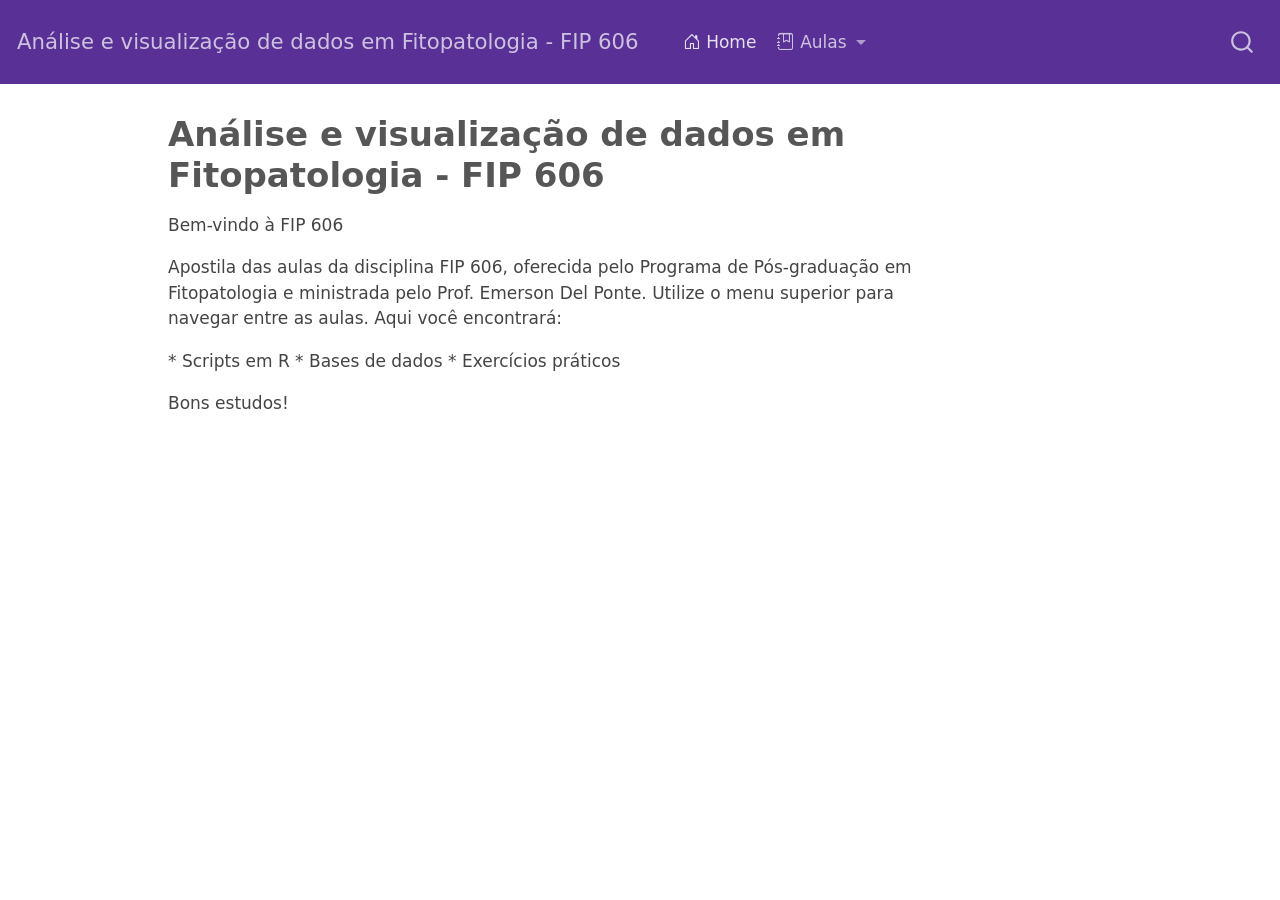
<file: docs/index.html>
<!DOCTYPE html>
<html xmlns="http://www.w3.org/1999/xhtml" lang="en" xml:lang="en"><head>

<meta charset="utf-8">
<meta name="generator" content="quarto-1.3.353">

<meta name="viewport" content="width=device-width, initial-scale=1.0, user-scalable=yes">


<title>Análise e visualização de dados em Fitopatologia - FIP 606 - Análise e visualização de dados em Fitopatologia - FIP 606</title>
<style>
code{white-space: pre-wrap;}
span.smallcaps{font-variant: small-caps;}
div.columns{display: flex; gap: min(4vw, 1.5em);}
div.column{flex: auto; overflow-x: auto;}
div.hanging-indent{margin-left: 1.5em; text-indent: -1.5em;}
ul.task-list{list-style: none;}
ul.task-list li input[type="checkbox"] {
  width: 0.8em;
  margin: 0 0.8em 0.2em -1em; /* quarto-specific, see https://github.com/quarto-dev/quarto-cli/issues/4556 */ 
  vertical-align: middle;
}
</style>


<script src="site_libs/quarto-nav/quarto-nav.js"></script>
<script src="site_libs/quarto-nav/headroom.min.js"></script>
<script src="site_libs/clipboard/clipboard.min.js"></script>
<script src="site_libs/quarto-search/autocomplete.umd.js"></script>
<script src="site_libs/quarto-search/fuse.min.js"></script>
<script src="site_libs/quarto-search/quarto-search.js"></script>
<meta name="quarto:offset" content="./">
<script src="site_libs/quarto-html/quarto.js"></script>
<script src="site_libs/quarto-html/popper.min.js"></script>
<script src="site_libs/quarto-html/tippy.umd.min.js"></script>
<script src="site_libs/quarto-html/anchor.min.js"></script>
<link href="site_libs/quarto-html/tippy.css" rel="stylesheet">
<link href="site_libs/quarto-html/quarto-syntax-highlighting.css" rel="stylesheet" id="quarto-text-highlighting-styles">
<script src="site_libs/bootstrap/bootstrap.min.js"></script>
<link href="site_libs/bootstrap/bootstrap-icons.css" rel="stylesheet">
<link href="site_libs/bootstrap/bootstrap.min.css" rel="stylesheet" id="quarto-bootstrap" data-mode="light">
<script id="quarto-search-options" type="application/json">{
  "location": "navbar",
  "copy-button": false,
  "collapse-after": 3,
  "panel-placement": "end",
  "type": "overlay",
  "limit": 20,
  "language": {
    "search-no-results-text": "No results",
    "search-matching-documents-text": "matching documents",
    "search-copy-link-title": "Copy link to search",
    "search-hide-matches-text": "Hide additional matches",
    "search-more-match-text": "more match in this document",
    "search-more-matches-text": "more matches in this document",
    "search-clear-button-title": "Clear",
    "search-detached-cancel-button-title": "Cancel",
    "search-submit-button-title": "Submit"
  }
}</script>


<link rel="stylesheet" href="styles.css">
</head>

<body class="nav-fixed">

<div id="quarto-search-results"></div>
  <header id="quarto-header" class="headroom fixed-top">
    <nav class="navbar navbar-expand-lg navbar-dark ">
      <div class="navbar-container container-fluid">
      <div class="navbar-brand-container">
    <a class="navbar-brand" href="./index.html">
    <span class="navbar-title">Análise e visualização de dados em Fitopatologia - FIP 606</span>
    </a>
  </div>
            <div id="quarto-search" class="" title="Search"></div>
          <button class="navbar-toggler" type="button" data-bs-toggle="collapse" data-bs-target="#navbarCollapse" aria-controls="navbarCollapse" aria-expanded="false" aria-label="Toggle navigation" onclick="if (window.quartoToggleHeadroom) { window.quartoToggleHeadroom(); }">
  <span class="navbar-toggler-icon"></span>
</button>
          <div class="collapse navbar-collapse" id="navbarCollapse">
            <ul class="navbar-nav navbar-nav-scroll me-auto">
  <li class="nav-item">
    <a class="nav-link active" href="./index.html" rel="" target="" aria-current="page"><i class="bi bi-house-door" role="img">
</i> 
 <span class="menu-text">Home</span></a>
  </li>  
  <li class="nav-item dropdown ">
    <a class="nav-link dropdown-toggle" href="#" id="nav-menu-aulas" role="button" data-bs-toggle="dropdown" aria-expanded="false" rel="" target="">
      <i class="bi bi-journal-bookmark" role="img">
</i> 
 <span class="menu-text">Aulas</span>
    </a>
    <ul class="dropdown-menu" aria-labelledby="nav-menu-aulas">    
        <li>
    <a class="dropdown-item" href="./aula1.html" rel="" target=""><i class="bi bi-book" role="img">
</i> 
 <span class="dropdown-text">Introdução</span></a>
  </li>  
        <li>
    <a class="dropdown-item" href="./aula2.html" rel="" target=""><i class="bi bi-bar-chart-line" role="img">
</i> 
 <span class="dropdown-text">Gráficos</span></a>
  </li>  
        <li>
    <a class="dropdown-item" href="./aula3.html" rel="" target=""><i class="bi bi-calculator" role="img">
</i> 
 <span class="dropdown-text">Teste t</span></a>
  </li>  
        <li>
    <a class="dropdown-item" href="./aula4.html" rel="" target=""><i class="bi bi-layers-half" role="img">
</i> 
 <span class="dropdown-text">ANOVA</span></a>
  </li>  
        <li>
    <a class="dropdown-item" href="./aula5.html" rel="" target=""><i class="bi bi-spellcheck" role="img">
</i> 
 <span class="dropdown-text">Teste de médias</span></a>
  </li>  
        <li>
    <a class="dropdown-item" href="./aula6.html" rel="" target=""><i class="bi bi-calculator" role="img">
</i> 
 <span class="dropdown-text">Fatorial</span></a>
  </li>  
        <li>
    <a class="dropdown-item" href="./aula7.html" rel="" target=""><i class="bi bi-layout-split" role="img">
</i> 
 <span class="dropdown-text">Parcelas subdivididas</span></a>
  </li>  
    </ul>
  </li>
</ul>
            <div class="quarto-navbar-tools ms-auto">
</div>
          </div> <!-- /navcollapse -->
      </div> <!-- /container-fluid -->
    </nav>
</header>
<!-- content -->
<div id="quarto-content" class="quarto-container page-columns page-rows-contents page-layout-article page-navbar">
<!-- sidebar -->
<!-- margin-sidebar -->
    <div id="quarto-margin-sidebar" class="sidebar margin-sidebar">
        
    </div>
<!-- main -->
<main class="content" id="quarto-document-content">

<header id="title-block-header" class="quarto-title-block default">
<div class="quarto-title">
<h1 class="title">Análise e visualização de dados em Fitopatologia - FIP 606</h1>
</div>



<div class="quarto-title-meta">

    
  
    
  </div>
  

</header>

<p>Bem-vindo à FIP 606</p>
<p>Apostila das aulas da disciplina FIP 606, oferecida pelo Programa de Pós-graduação em Fitopatologia e ministrada pelo Prof.&nbsp;Emerson Del Ponte. Utilize o menu superior para navegar entre as aulas. Aqui você encontrará:</p>
<p>* Scripts em R * Bases de dados * Exercícios práticos</p>
<p>Bons estudos!</p>



</main> <!-- /main -->
<script id="quarto-html-after-body" type="application/javascript">
window.document.addEventListener("DOMContentLoaded", function (event) {
  const toggleBodyColorMode = (bsSheetEl) => {
    const mode = bsSheetEl.getAttribute("data-mode");
    const bodyEl = window.document.querySelector("body");
    if (mode === "dark") {
      bodyEl.classList.add("quarto-dark");
      bodyEl.classList.remove("quarto-light");
    } else {
      bodyEl.classList.add("quarto-light");
      bodyEl.classList.remove("quarto-dark");
    }
  }
  const toggleBodyColorPrimary = () => {
    const bsSheetEl = window.document.querySelector("link#quarto-bootstrap");
    if (bsSheetEl) {
      toggleBodyColorMode(bsSheetEl);
    }
  }
  toggleBodyColorPrimary();  
  const icon = "";
  const anchorJS = new window.AnchorJS();
  anchorJS.options = {
    placement: 'right',
    icon: icon
  };
  anchorJS.add('.anchored');
  const isCodeAnnotation = (el) => {
    for (const clz of el.classList) {
      if (clz.startsWith('code-annotation-')) {                     
        return true;
      }
    }
    return false;
  }
  const clipboard = new window.ClipboardJS('.code-copy-button', {
    text: function(trigger) {
      const codeEl = trigger.previousElementSibling.cloneNode(true);
      for (const childEl of codeEl.children) {
        if (isCodeAnnotation(childEl)) {
          childEl.remove();
        }
      }
      return codeEl.innerText;
    }
  });
  clipboard.on('success', function(e) {
    // button target
    const button = e.trigger;
    // don't keep focus
    button.blur();
    // flash "checked"
    button.classList.add('code-copy-button-checked');
    var currentTitle = button.getAttribute("title");
    button.setAttribute("title", "Copied!");
    let tooltip;
    if (window.bootstrap) {
      button.setAttribute("data-bs-toggle", "tooltip");
      button.setAttribute("data-bs-placement", "left");
      button.setAttribute("data-bs-title", "Copied!");
      tooltip = new bootstrap.Tooltip(button, 
        { trigger: "manual", 
          customClass: "code-copy-button-tooltip",
          offset: [0, -8]});
      tooltip.show();    
    }
    setTimeout(function() {
      if (tooltip) {
        tooltip.hide();
        button.removeAttribute("data-bs-title");
        button.removeAttribute("data-bs-toggle");
        button.removeAttribute("data-bs-placement");
      }
      button.setAttribute("title", currentTitle);
      button.classList.remove('code-copy-button-checked');
    }, 1000);
    // clear code selection
    e.clearSelection();
  });
  function tippyHover(el, contentFn) {
    const config = {
      allowHTML: true,
      content: contentFn,
      maxWidth: 500,
      delay: 100,
      arrow: false,
      appendTo: function(el) {
          return el.parentElement;
      },
      interactive: true,
      interactiveBorder: 10,
      theme: 'quarto',
      placement: 'bottom-start'
    };
    window.tippy(el, config); 
  }
  const noterefs = window.document.querySelectorAll('a[role="doc-noteref"]');
  for (var i=0; i<noterefs.length; i++) {
    const ref = noterefs[i];
    tippyHover(ref, function() {
      // use id or data attribute instead here
      let href = ref.getAttribute('data-footnote-href') || ref.getAttribute('href');
      try { href = new URL(href).hash; } catch {}
      const id = href.replace(/^#\/?/, "");
      const note = window.document.getElementById(id);
      return note.innerHTML;
    });
  }
      let selectedAnnoteEl;
      const selectorForAnnotation = ( cell, annotation) => {
        let cellAttr = 'data-code-cell="' + cell + '"';
        let lineAttr = 'data-code-annotation="' +  annotation + '"';
        const selector = 'span[' + cellAttr + '][' + lineAttr + ']';
        return selector;
      }
      const selectCodeLines = (annoteEl) => {
        const doc = window.document;
        const targetCell = annoteEl.getAttribute("data-target-cell");
        const targetAnnotation = annoteEl.getAttribute("data-target-annotation");
        const annoteSpan = window.document.querySelector(selectorForAnnotation(targetCell, targetAnnotation));
        const lines = annoteSpan.getAttribute("data-code-lines").split(",");
        const lineIds = lines.map((line) => {
          return targetCell + "-" + line;
        })
        let top = null;
        let height = null;
        let parent = null;
        if (lineIds.length > 0) {
            //compute the position of the single el (top and bottom and make a div)
            const el = window.document.getElementById(lineIds[0]);
            top = el.offsetTop;
            height = el.offsetHeight;
            parent = el.parentElement.parentElement;
          if (lineIds.length > 1) {
            const lastEl = window.document.getElementById(lineIds[lineIds.length - 1]);
            const bottom = lastEl.offsetTop + lastEl.offsetHeight;
            height = bottom - top;
          }
          if (top !== null && height !== null && parent !== null) {
            // cook up a div (if necessary) and position it 
            let div = window.document.getElementById("code-annotation-line-highlight");
            if (div === null) {
              div = window.document.createElement("div");
              div.setAttribute("id", "code-annotation-line-highlight");
              div.style.position = 'absolute';
              parent.appendChild(div);
            }
            div.style.top = top - 2 + "px";
            div.style.height = height + 4 + "px";
            let gutterDiv = window.document.getElementById("code-annotation-line-highlight-gutter");
            if (gutterDiv === null) {
              gutterDiv = window.document.createElement("div");
              gutterDiv.setAttribute("id", "code-annotation-line-highlight-gutter");
              gutterDiv.style.position = 'absolute';
              const codeCell = window.document.getElementById(targetCell);
              const gutter = codeCell.querySelector('.code-annotation-gutter');
              gutter.appendChild(gutterDiv);
            }
            gutterDiv.style.top = top - 2 + "px";
            gutterDiv.style.height = height + 4 + "px";
          }
          selectedAnnoteEl = annoteEl;
        }
      };
      const unselectCodeLines = () => {
        const elementsIds = ["code-annotation-line-highlight", "code-annotation-line-highlight-gutter"];
        elementsIds.forEach((elId) => {
          const div = window.document.getElementById(elId);
          if (div) {
            div.remove();
          }
        });
        selectedAnnoteEl = undefined;
      };
      // Attach click handler to the DT
      const annoteDls = window.document.querySelectorAll('dt[data-target-cell]');
      for (const annoteDlNode of annoteDls) {
        annoteDlNode.addEventListener('click', (event) => {
          const clickedEl = event.target;
          if (clickedEl !== selectedAnnoteEl) {
            unselectCodeLines();
            const activeEl = window.document.querySelector('dt[data-target-cell].code-annotation-active');
            if (activeEl) {
              activeEl.classList.remove('code-annotation-active');
            }
            selectCodeLines(clickedEl);
            clickedEl.classList.add('code-annotation-active');
          } else {
            // Unselect the line
            unselectCodeLines();
            clickedEl.classList.remove('code-annotation-active');
          }
        });
      }
  const findCites = (el) => {
    const parentEl = el.parentElement;
    if (parentEl) {
      const cites = parentEl.dataset.cites;
      if (cites) {
        return {
          el,
          cites: cites.split(' ')
        };
      } else {
        return findCites(el.parentElement)
      }
    } else {
      return undefined;
    }
  };
  var bibliorefs = window.document.querySelectorAll('a[role="doc-biblioref"]');
  for (var i=0; i<bibliorefs.length; i++) {
    const ref = bibliorefs[i];
    const citeInfo = findCites(ref);
    if (citeInfo) {
      tippyHover(citeInfo.el, function() {
        var popup = window.document.createElement('div');
        citeInfo.cites.forEach(function(cite) {
          var citeDiv = window.document.createElement('div');
          citeDiv.classList.add('hanging-indent');
          citeDiv.classList.add('csl-entry');
          var biblioDiv = window.document.getElementById('ref-' + cite);
          if (biblioDiv) {
            citeDiv.innerHTML = biblioDiv.innerHTML;
          }
          popup.appendChild(citeDiv);
        });
        return popup.innerHTML;
      });
    }
  }
});
</script>
</div> <!-- /content -->



</body></html>
</file>
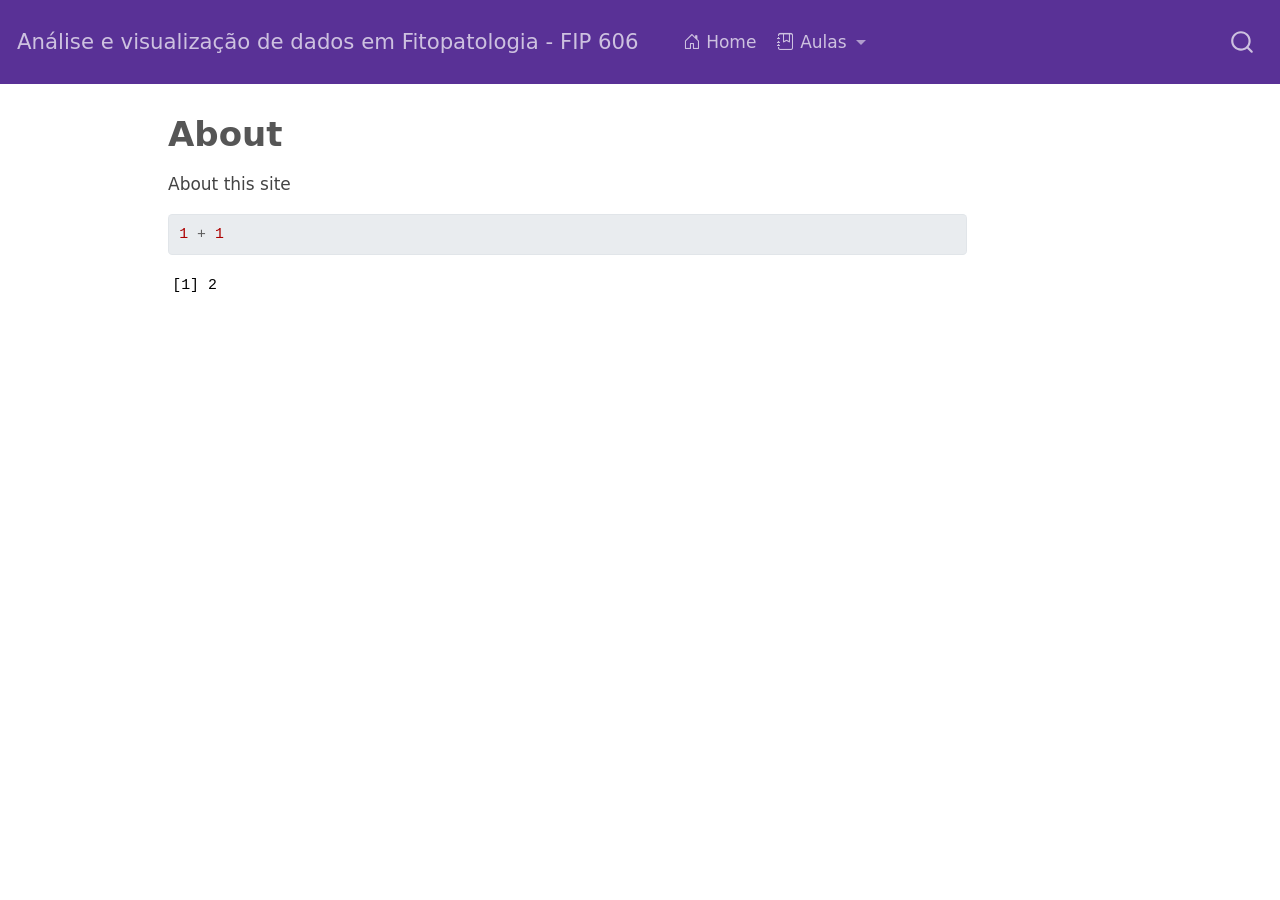
<file: docs/about.html>
<!DOCTYPE html>
<html xmlns="http://www.w3.org/1999/xhtml" lang="en" xml:lang="en"><head>

<meta charset="utf-8">
<meta name="generator" content="quarto-1.3.353">

<meta name="viewport" content="width=device-width, initial-scale=1.0, user-scalable=yes">


<title>Análise e visualização de dados em Fitopatologia - FIP 606 - About</title>
<style>
code{white-space: pre-wrap;}
span.smallcaps{font-variant: small-caps;}
div.columns{display: flex; gap: min(4vw, 1.5em);}
div.column{flex: auto; overflow-x: auto;}
div.hanging-indent{margin-left: 1.5em; text-indent: -1.5em;}
ul.task-list{list-style: none;}
ul.task-list li input[type="checkbox"] {
  width: 0.8em;
  margin: 0 0.8em 0.2em -1em; /* quarto-specific, see https://github.com/quarto-dev/quarto-cli/issues/4556 */ 
  vertical-align: middle;
}
/* CSS for syntax highlighting */
pre > code.sourceCode { white-space: pre; position: relative; }
pre > code.sourceCode > span { display: inline-block; line-height: 1.25; }
pre > code.sourceCode > span:empty { height: 1.2em; }
.sourceCode { overflow: visible; }
code.sourceCode > span { color: inherit; text-decoration: inherit; }
div.sourceCode { margin: 1em 0; }
pre.sourceCode { margin: 0; }
@media screen {
div.sourceCode { overflow: auto; }
}
@media print {
pre > code.sourceCode { white-space: pre-wrap; }
pre > code.sourceCode > span { text-indent: -5em; padding-left: 5em; }
}
pre.numberSource code
  { counter-reset: source-line 0; }
pre.numberSource code > span
  { position: relative; left: -4em; counter-increment: source-line; }
pre.numberSource code > span > a:first-child::before
  { content: counter(source-line);
    position: relative; left: -1em; text-align: right; vertical-align: baseline;
    border: none; display: inline-block;
    -webkit-touch-callout: none; -webkit-user-select: none;
    -khtml-user-select: none; -moz-user-select: none;
    -ms-user-select: none; user-select: none;
    padding: 0 4px; width: 4em;
  }
pre.numberSource { margin-left: 3em;  padding-left: 4px; }
div.sourceCode
  {   }
@media screen {
pre > code.sourceCode > span > a:first-child::before { text-decoration: underline; }
}
</style>


<script src="site_libs/quarto-nav/quarto-nav.js"></script>
<script src="site_libs/quarto-nav/headroom.min.js"></script>
<script src="site_libs/clipboard/clipboard.min.js"></script>
<script src="site_libs/quarto-search/autocomplete.umd.js"></script>
<script src="site_libs/quarto-search/fuse.min.js"></script>
<script src="site_libs/quarto-search/quarto-search.js"></script>
<meta name="quarto:offset" content="./">
<script src="site_libs/quarto-html/quarto.js"></script>
<script src="site_libs/quarto-html/popper.min.js"></script>
<script src="site_libs/quarto-html/tippy.umd.min.js"></script>
<script src="site_libs/quarto-html/anchor.min.js"></script>
<link href="site_libs/quarto-html/tippy.css" rel="stylesheet">
<link href="site_libs/quarto-html/quarto-syntax-highlighting.css" rel="stylesheet" id="quarto-text-highlighting-styles">
<script src="site_libs/bootstrap/bootstrap.min.js"></script>
<link href="site_libs/bootstrap/bootstrap-icons.css" rel="stylesheet">
<link href="site_libs/bootstrap/bootstrap.min.css" rel="stylesheet" id="quarto-bootstrap" data-mode="light">
<script id="quarto-search-options" type="application/json">{
  "location": "navbar",
  "copy-button": false,
  "collapse-after": 3,
  "panel-placement": "end",
  "type": "overlay",
  "limit": 20,
  "language": {
    "search-no-results-text": "No results",
    "search-matching-documents-text": "matching documents",
    "search-copy-link-title": "Copy link to search",
    "search-hide-matches-text": "Hide additional matches",
    "search-more-match-text": "more match in this document",
    "search-more-matches-text": "more matches in this document",
    "search-clear-button-title": "Clear",
    "search-detached-cancel-button-title": "Cancel",
    "search-submit-button-title": "Submit"
  }
}</script>


<link rel="stylesheet" href="styles.css">
</head>

<body class="nav-fixed">

<div id="quarto-search-results"></div>
  <header id="quarto-header" class="headroom fixed-top">
    <nav class="navbar navbar-expand-lg navbar-dark ">
      <div class="navbar-container container-fluid">
      <div class="navbar-brand-container">
    <a class="navbar-brand" href="./index.html">
    <span class="navbar-title">Análise e visualização de dados em Fitopatologia - FIP 606</span>
    </a>
  </div>
            <div id="quarto-search" class="" title="Search"></div>
          <button class="navbar-toggler" type="button" data-bs-toggle="collapse" data-bs-target="#navbarCollapse" aria-controls="navbarCollapse" aria-expanded="false" aria-label="Toggle navigation" onclick="if (window.quartoToggleHeadroom) { window.quartoToggleHeadroom(); }">
  <span class="navbar-toggler-icon"></span>
</button>
          <div class="collapse navbar-collapse" id="navbarCollapse">
            <ul class="navbar-nav navbar-nav-scroll me-auto">
  <li class="nav-item">
    <a class="nav-link" href="./index.html" rel="" target=""><i class="bi bi-house-door" role="img">
</i> 
 <span class="menu-text">Home</span></a>
  </li>  
  <li class="nav-item dropdown ">
    <a class="nav-link dropdown-toggle" href="#" id="nav-menu-aulas" role="button" data-bs-toggle="dropdown" aria-expanded="false" rel="" target="">
      <i class="bi bi-journal-bookmark" role="img">
</i> 
 <span class="menu-text">Aulas</span>
    </a>
    <ul class="dropdown-menu" aria-labelledby="nav-menu-aulas">    
        <li>
    <a class="dropdown-item" href="./aula1.html" rel="" target=""><i class="bi bi-book" role="img">
</i> 
 <span class="dropdown-text">Introdução</span></a>
  </li>  
        <li>
    <a class="dropdown-item" href="./aula2.html" rel="" target=""><i class="bi bi-bar-chart-line" role="img">
</i> 
 <span class="dropdown-text">Gráficos</span></a>
  </li>  
        <li>
    <a class="dropdown-item" href="./aula3.html" rel="" target=""><i class="bi bi-calculator" role="img">
</i> 
 <span class="dropdown-text">Teste t</span></a>
  </li>  
        <li>
    <a class="dropdown-item" href="./aula4.html" rel="" target=""><i class="bi bi-layers-half" role="img">
</i> 
 <span class="dropdown-text">ANOVA</span></a>
  </li>  
        <li>
    <a class="dropdown-item" href="./aula5.html" rel="" target=""><i class="bi bi-spellcheck" role="img">
</i> 
 <span class="dropdown-text">Teste de médias</span></a>
  </li>  
        <li>
    <a class="dropdown-item" href="./aula6.html" rel="" target=""><i class="bi bi-calculator" role="img">
</i> 
 <span class="dropdown-text">Fatorial</span></a>
  </li>  
        <li>
    <a class="dropdown-item" href="./aula7.html" rel="" target=""><i class="bi bi-layout-split" role="img">
</i> 
 <span class="dropdown-text">Parcelas subdivididas</span></a>
  </li>  
    </ul>
  </li>
</ul>
            <div class="quarto-navbar-tools ms-auto">
</div>
          </div> <!-- /navcollapse -->
      </div> <!-- /container-fluid -->
    </nav>
</header>
<!-- content -->
<div id="quarto-content" class="quarto-container page-columns page-rows-contents page-layout-article page-navbar">
<!-- sidebar -->
<!-- margin-sidebar -->
    <div id="quarto-margin-sidebar" class="sidebar margin-sidebar">
        
    </div>
<!-- main -->
<main class="content" id="quarto-document-content">

<header id="title-block-header" class="quarto-title-block default">
<div class="quarto-title">
<h1 class="title">About</h1>
</div>



<div class="quarto-title-meta">

    
  
    
  </div>
  

</header>

<p>About this site</p>
<div class="cell" data-hash="about_cache/html/unnamed-chunk-1_0092dee97b3dd182cf1bf01a8513ffbb">
<div class="sourceCode cell-code" id="cb1"><pre class="sourceCode r code-with-copy"><code class="sourceCode r"><span id="cb1-1"><a href="#cb1-1" aria-hidden="true" tabindex="-1"></a><span class="dv">1</span> <span class="sc">+</span> <span class="dv">1</span></span></code><button title="Copy to Clipboard" class="code-copy-button"><i class="bi"></i></button></pre></div>
<div class="cell-output cell-output-stdout">
<pre><code>[1] 2</code></pre>
</div>
</div>



</main> <!-- /main -->
<script id="quarto-html-after-body" type="application/javascript">
window.document.addEventListener("DOMContentLoaded", function (event) {
  const toggleBodyColorMode = (bsSheetEl) => {
    const mode = bsSheetEl.getAttribute("data-mode");
    const bodyEl = window.document.querySelector("body");
    if (mode === "dark") {
      bodyEl.classList.add("quarto-dark");
      bodyEl.classList.remove("quarto-light");
    } else {
      bodyEl.classList.add("quarto-light");
      bodyEl.classList.remove("quarto-dark");
    }
  }
  const toggleBodyColorPrimary = () => {
    const bsSheetEl = window.document.querySelector("link#quarto-bootstrap");
    if (bsSheetEl) {
      toggleBodyColorMode(bsSheetEl);
    }
  }
  toggleBodyColorPrimary();  
  const icon = "";
  const anchorJS = new window.AnchorJS();
  anchorJS.options = {
    placement: 'right',
    icon: icon
  };
  anchorJS.add('.anchored');
  const isCodeAnnotation = (el) => {
    for (const clz of el.classList) {
      if (clz.startsWith('code-annotation-')) {                     
        return true;
      }
    }
    return false;
  }
  const clipboard = new window.ClipboardJS('.code-copy-button', {
    text: function(trigger) {
      const codeEl = trigger.previousElementSibling.cloneNode(true);
      for (const childEl of codeEl.children) {
        if (isCodeAnnotation(childEl)) {
          childEl.remove();
        }
      }
      return codeEl.innerText;
    }
  });
  clipboard.on('success', function(e) {
    // button target
    const button = e.trigger;
    // don't keep focus
    button.blur();
    // flash "checked"
    button.classList.add('code-copy-button-checked');
    var currentTitle = button.getAttribute("title");
    button.setAttribute("title", "Copied!");
    let tooltip;
    if (window.bootstrap) {
      button.setAttribute("data-bs-toggle", "tooltip");
      button.setAttribute("data-bs-placement", "left");
      button.setAttribute("data-bs-title", "Copied!");
      tooltip = new bootstrap.Tooltip(button, 
        { trigger: "manual", 
          customClass: "code-copy-button-tooltip",
          offset: [0, -8]});
      tooltip.show();    
    }
    setTimeout(function() {
      if (tooltip) {
        tooltip.hide();
        button.removeAttribute("data-bs-title");
        button.removeAttribute("data-bs-toggle");
        button.removeAttribute("data-bs-placement");
      }
      button.setAttribute("title", currentTitle);
      button.classList.remove('code-copy-button-checked');
    }, 1000);
    // clear code selection
    e.clearSelection();
  });
  function tippyHover(el, contentFn) {
    const config = {
      allowHTML: true,
      content: contentFn,
      maxWidth: 500,
      delay: 100,
      arrow: false,
      appendTo: function(el) {
          return el.parentElement;
      },
      interactive: true,
      interactiveBorder: 10,
      theme: 'quarto',
      placement: 'bottom-start'
    };
    window.tippy(el, config); 
  }
  const noterefs = window.document.querySelectorAll('a[role="doc-noteref"]');
  for (var i=0; i<noterefs.length; i++) {
    const ref = noterefs[i];
    tippyHover(ref, function() {
      // use id or data attribute instead here
      let href = ref.getAttribute('data-footnote-href') || ref.getAttribute('href');
      try { href = new URL(href).hash; } catch {}
      const id = href.replace(/^#\/?/, "");
      const note = window.document.getElementById(id);
      return note.innerHTML;
    });
  }
      let selectedAnnoteEl;
      const selectorForAnnotation = ( cell, annotation) => {
        let cellAttr = 'data-code-cell="' + cell + '"';
        let lineAttr = 'data-code-annotation="' +  annotation + '"';
        const selector = 'span[' + cellAttr + '][' + lineAttr + ']';
        return selector;
      }
      const selectCodeLines = (annoteEl) => {
        const doc = window.document;
        const targetCell = annoteEl.getAttribute("data-target-cell");
        const targetAnnotation = annoteEl.getAttribute("data-target-annotation");
        const annoteSpan = window.document.querySelector(selectorForAnnotation(targetCell, targetAnnotation));
        const lines = annoteSpan.getAttribute("data-code-lines").split(",");
        const lineIds = lines.map((line) => {
          return targetCell + "-" + line;
        })
        let top = null;
        let height = null;
        let parent = null;
        if (lineIds.length > 0) {
            //compute the position of the single el (top and bottom and make a div)
            const el = window.document.getElementById(lineIds[0]);
            top = el.offsetTop;
            height = el.offsetHeight;
            parent = el.parentElement.parentElement;
          if (lineIds.length > 1) {
            const lastEl = window.document.getElementById(lineIds[lineIds.length - 1]);
            const bottom = lastEl.offsetTop + lastEl.offsetHeight;
            height = bottom - top;
          }
          if (top !== null && height !== null && parent !== null) {
            // cook up a div (if necessary) and position it 
            let div = window.document.getElementById("code-annotation-line-highlight");
            if (div === null) {
              div = window.document.createElement("div");
              div.setAttribute("id", "code-annotation-line-highlight");
              div.style.position = 'absolute';
              parent.appendChild(div);
            }
            div.style.top = top - 2 + "px";
            div.style.height = height + 4 + "px";
            let gutterDiv = window.document.getElementById("code-annotation-line-highlight-gutter");
            if (gutterDiv === null) {
              gutterDiv = window.document.createElement("div");
              gutterDiv.setAttribute("id", "code-annotation-line-highlight-gutter");
              gutterDiv.style.position = 'absolute';
              const codeCell = window.document.getElementById(targetCell);
              const gutter = codeCell.querySelector('.code-annotation-gutter');
              gutter.appendChild(gutterDiv);
            }
            gutterDiv.style.top = top - 2 + "px";
            gutterDiv.style.height = height + 4 + "px";
          }
          selectedAnnoteEl = annoteEl;
        }
      };
      const unselectCodeLines = () => {
        const elementsIds = ["code-annotation-line-highlight", "code-annotation-line-highlight-gutter"];
        elementsIds.forEach((elId) => {
          const div = window.document.getElementById(elId);
          if (div) {
            div.remove();
          }
        });
        selectedAnnoteEl = undefined;
      };
      // Attach click handler to the DT
      const annoteDls = window.document.querySelectorAll('dt[data-target-cell]');
      for (const annoteDlNode of annoteDls) {
        annoteDlNode.addEventListener('click', (event) => {
          const clickedEl = event.target;
          if (clickedEl !== selectedAnnoteEl) {
            unselectCodeLines();
            const activeEl = window.document.querySelector('dt[data-target-cell].code-annotation-active');
            if (activeEl) {
              activeEl.classList.remove('code-annotation-active');
            }
            selectCodeLines(clickedEl);
            clickedEl.classList.add('code-annotation-active');
          } else {
            // Unselect the line
            unselectCodeLines();
            clickedEl.classList.remove('code-annotation-active');
          }
        });
      }
  const findCites = (el) => {
    const parentEl = el.parentElement;
    if (parentEl) {
      const cites = parentEl.dataset.cites;
      if (cites) {
        return {
          el,
          cites: cites.split(' ')
        };
      } else {
        return findCites(el.parentElement)
      }
    } else {
      return undefined;
    }
  };
  var bibliorefs = window.document.querySelectorAll('a[role="doc-biblioref"]');
  for (var i=0; i<bibliorefs.length; i++) {
    const ref = bibliorefs[i];
    const citeInfo = findCites(ref);
    if (citeInfo) {
      tippyHover(citeInfo.el, function() {
        var popup = window.document.createElement('div');
        citeInfo.cites.forEach(function(cite) {
          var citeDiv = window.document.createElement('div');
          citeDiv.classList.add('hanging-indent');
          citeDiv.classList.add('csl-entry');
          var biblioDiv = window.document.getElementById('ref-' + cite);
          if (biblioDiv) {
            citeDiv.innerHTML = biblioDiv.innerHTML;
          }
          popup.appendChild(citeDiv);
        });
        return popup.innerHTML;
      });
    }
  }
});
</script>
</div> <!-- /content -->



</body></html>
</file>
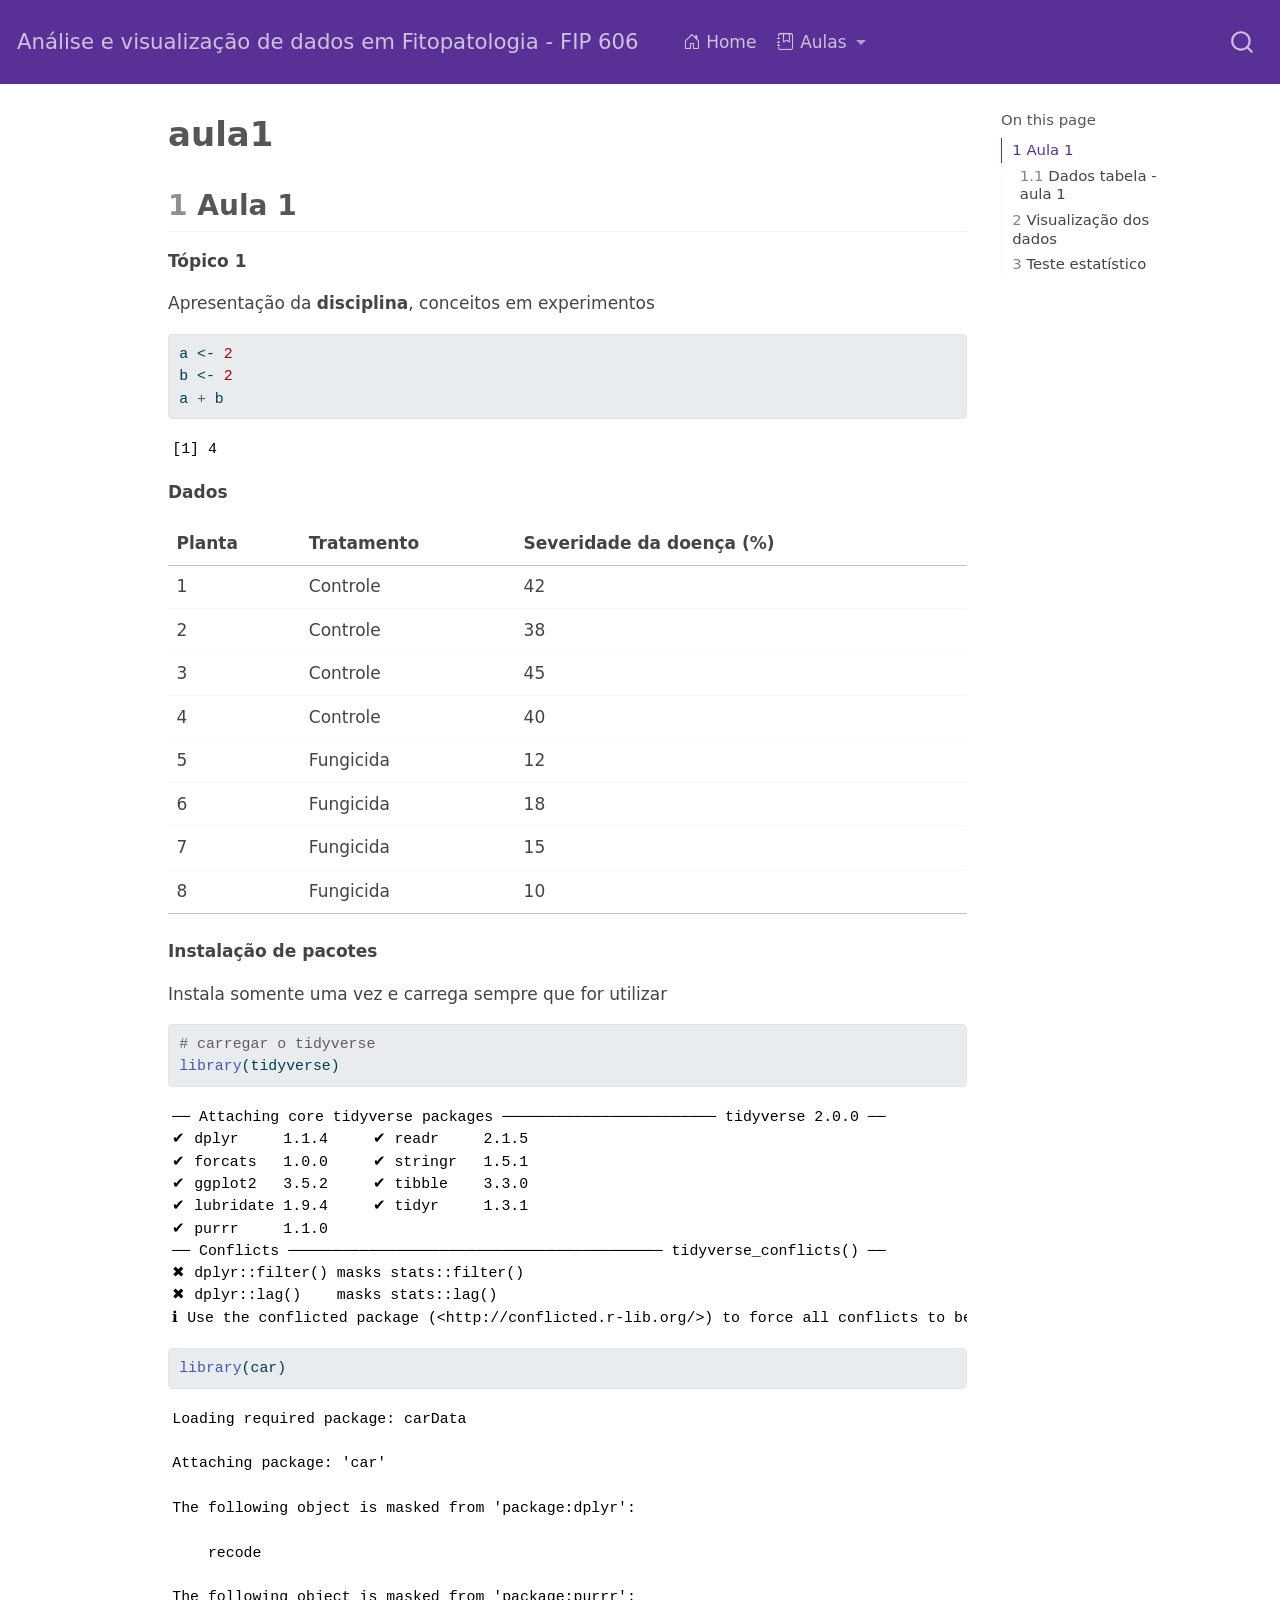
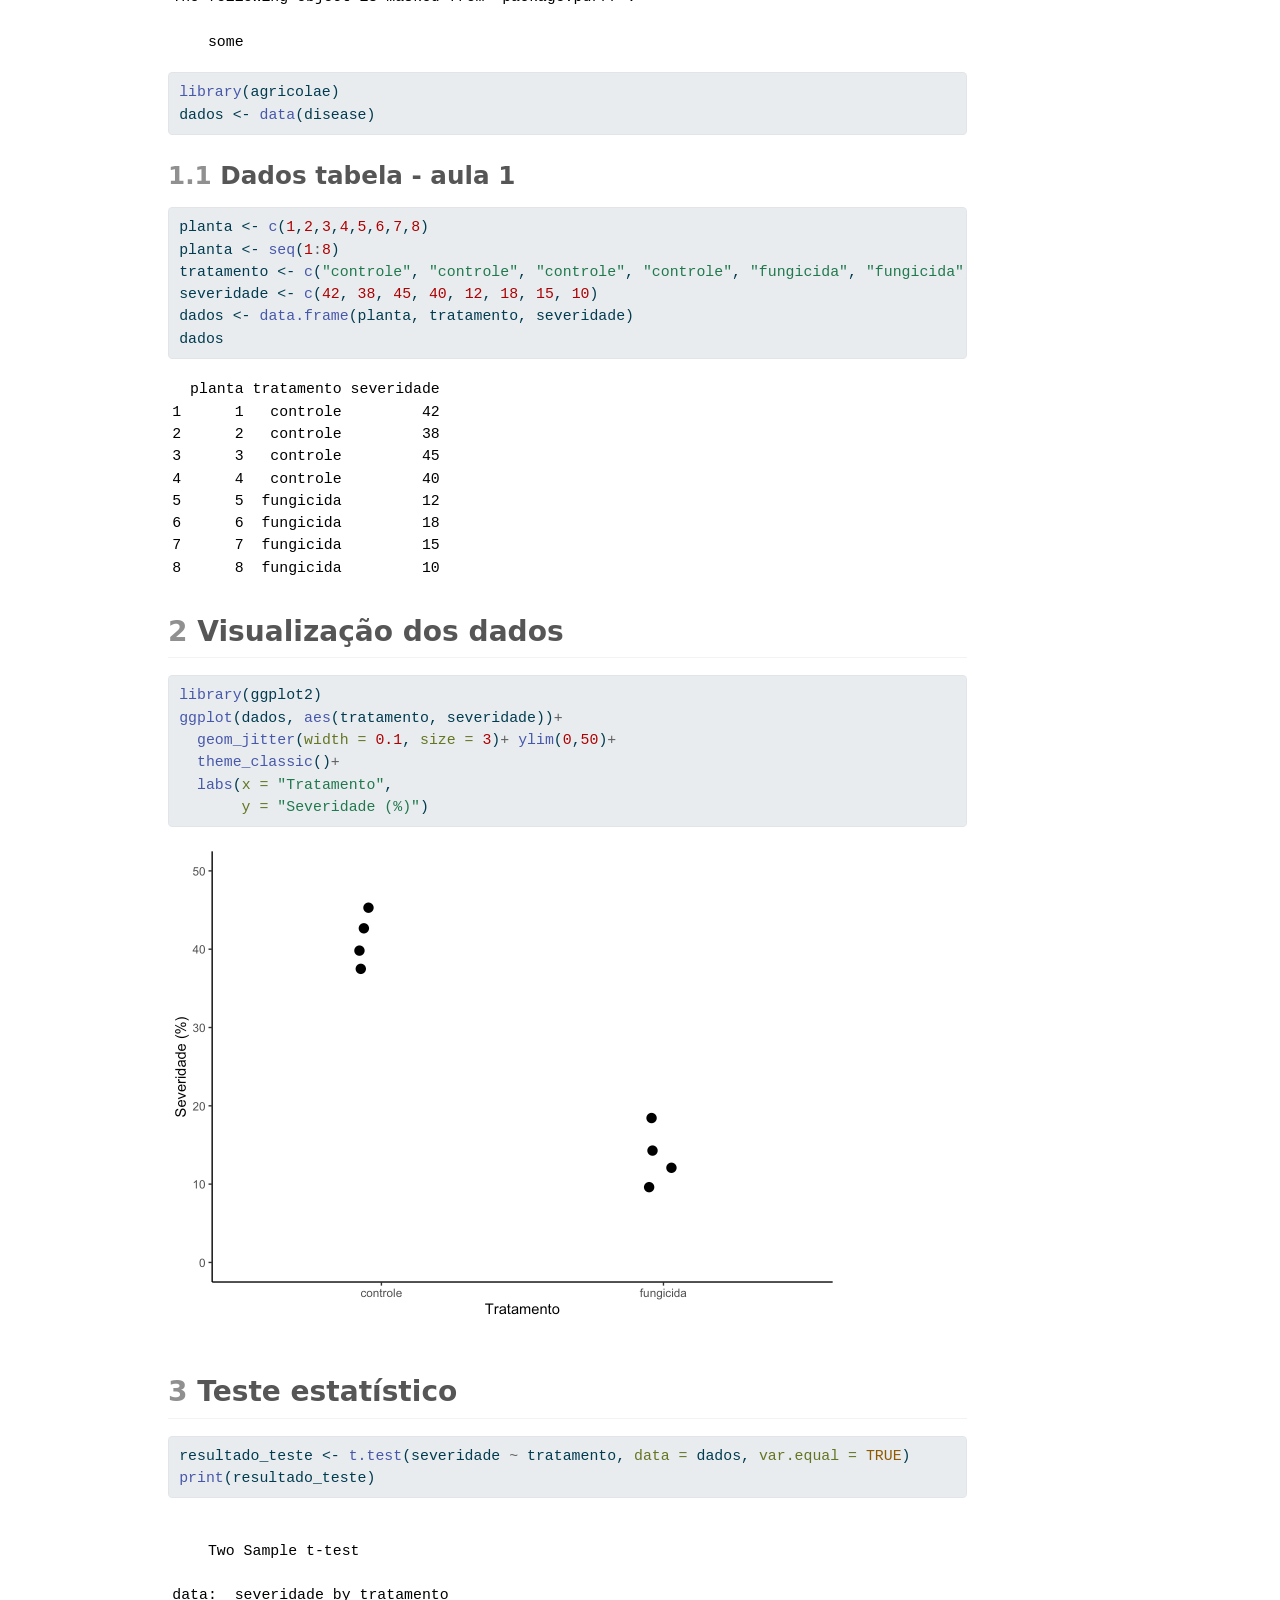
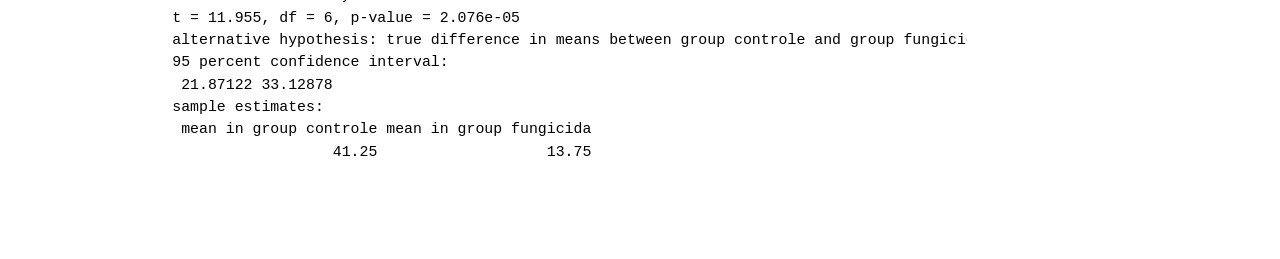
<file: docs/aula1.html>
<!DOCTYPE html>
<html xmlns="http://www.w3.org/1999/xhtml" lang="en" xml:lang="en"><head>

<meta charset="utf-8">
<meta name="generator" content="quarto-1.3.353">

<meta name="viewport" content="width=device-width, initial-scale=1.0, user-scalable=yes">


<title>Análise e visualização de dados em Fitopatologia - FIP 606 - aula1</title>
<style>
code{white-space: pre-wrap;}
span.smallcaps{font-variant: small-caps;}
div.columns{display: flex; gap: min(4vw, 1.5em);}
div.column{flex: auto; overflow-x: auto;}
div.hanging-indent{margin-left: 1.5em; text-indent: -1.5em;}
ul.task-list{list-style: none;}
ul.task-list li input[type="checkbox"] {
  width: 0.8em;
  margin: 0 0.8em 0.2em -1em; /* quarto-specific, see https://github.com/quarto-dev/quarto-cli/issues/4556 */ 
  vertical-align: middle;
}
/* CSS for syntax highlighting */
pre > code.sourceCode { white-space: pre; position: relative; }
pre > code.sourceCode > span { display: inline-block; line-height: 1.25; }
pre > code.sourceCode > span:empty { height: 1.2em; }
.sourceCode { overflow: visible; }
code.sourceCode > span { color: inherit; text-decoration: inherit; }
div.sourceCode { margin: 1em 0; }
pre.sourceCode { margin: 0; }
@media screen {
div.sourceCode { overflow: auto; }
}
@media print {
pre > code.sourceCode { white-space: pre-wrap; }
pre > code.sourceCode > span { text-indent: -5em; padding-left: 5em; }
}
pre.numberSource code
  { counter-reset: source-line 0; }
pre.numberSource code > span
  { position: relative; left: -4em; counter-increment: source-line; }
pre.numberSource code > span > a:first-child::before
  { content: counter(source-line);
    position: relative; left: -1em; text-align: right; vertical-align: baseline;
    border: none; display: inline-block;
    -webkit-touch-callout: none; -webkit-user-select: none;
    -khtml-user-select: none; -moz-user-select: none;
    -ms-user-select: none; user-select: none;
    padding: 0 4px; width: 4em;
  }
pre.numberSource { margin-left: 3em;  padding-left: 4px; }
div.sourceCode
  {   }
@media screen {
pre > code.sourceCode > span > a:first-child::before { text-decoration: underline; }
}
</style>


<script src="site_libs/quarto-nav/quarto-nav.js"></script>
<script src="site_libs/quarto-nav/headroom.min.js"></script>
<script src="site_libs/clipboard/clipboard.min.js"></script>
<script src="site_libs/quarto-search/autocomplete.umd.js"></script>
<script src="site_libs/quarto-search/fuse.min.js"></script>
<script src="site_libs/quarto-search/quarto-search.js"></script>
<meta name="quarto:offset" content="./">
<script src="site_libs/quarto-html/quarto.js"></script>
<script src="site_libs/quarto-html/popper.min.js"></script>
<script src="site_libs/quarto-html/tippy.umd.min.js"></script>
<script src="site_libs/quarto-html/anchor.min.js"></script>
<link href="site_libs/quarto-html/tippy.css" rel="stylesheet">
<link href="site_libs/quarto-html/quarto-syntax-highlighting.css" rel="stylesheet" id="quarto-text-highlighting-styles">
<script src="site_libs/bootstrap/bootstrap.min.js"></script>
<link href="site_libs/bootstrap/bootstrap-icons.css" rel="stylesheet">
<link href="site_libs/bootstrap/bootstrap.min.css" rel="stylesheet" id="quarto-bootstrap" data-mode="light">
<script id="quarto-search-options" type="application/json">{
  "location": "navbar",
  "copy-button": false,
  "collapse-after": 3,
  "panel-placement": "end",
  "type": "overlay",
  "limit": 20,
  "language": {
    "search-no-results-text": "No results",
    "search-matching-documents-text": "matching documents",
    "search-copy-link-title": "Copy link to search",
    "search-hide-matches-text": "Hide additional matches",
    "search-more-match-text": "more match in this document",
    "search-more-matches-text": "more matches in this document",
    "search-clear-button-title": "Clear",
    "search-detached-cancel-button-title": "Cancel",
    "search-submit-button-title": "Submit"
  }
}</script>


<link rel="stylesheet" href="styles.css">
</head>

<body class="nav-fixed">

<div id="quarto-search-results"></div>
  <header id="quarto-header" class="headroom fixed-top">
    <nav class="navbar navbar-expand-lg navbar-dark ">
      <div class="navbar-container container-fluid">
      <div class="navbar-brand-container">
    <a class="navbar-brand" href="./index.html">
    <span class="navbar-title">Análise e visualização de dados em Fitopatologia - FIP 606</span>
    </a>
  </div>
            <div id="quarto-search" class="" title="Search"></div>
          <button class="navbar-toggler" type="button" data-bs-toggle="collapse" data-bs-target="#navbarCollapse" aria-controls="navbarCollapse" aria-expanded="false" aria-label="Toggle navigation" onclick="if (window.quartoToggleHeadroom) { window.quartoToggleHeadroom(); }">
  <span class="navbar-toggler-icon"></span>
</button>
          <div class="collapse navbar-collapse" id="navbarCollapse">
            <ul class="navbar-nav navbar-nav-scroll me-auto">
  <li class="nav-item">
    <a class="nav-link" href="./index.html" rel="" target=""><i class="bi bi-house-door" role="img">
</i> 
 <span class="menu-text">Home</span></a>
  </li>  
  <li class="nav-item dropdown ">
    <a class="nav-link dropdown-toggle" href="#" id="nav-menu-aulas" role="button" data-bs-toggle="dropdown" aria-expanded="false" rel="" target="">
      <i class="bi bi-journal-bookmark" role="img">
</i> 
 <span class="menu-text">Aulas</span>
    </a>
    <ul class="dropdown-menu" aria-labelledby="nav-menu-aulas">    
        <li>
    <a class="dropdown-item" href="./aula1.html" rel="" target=""><i class="bi bi-book" role="img">
</i> 
 <span class="dropdown-text">Introdução</span></a>
  </li>  
        <li>
    <a class="dropdown-item" href="./aula2.html" rel="" target=""><i class="bi bi-bar-chart-line" role="img">
</i> 
 <span class="dropdown-text">Gráficos</span></a>
  </li>  
        <li>
    <a class="dropdown-item" href="./aula3.html" rel="" target=""><i class="bi bi-calculator" role="img">
</i> 
 <span class="dropdown-text">Teste t</span></a>
  </li>  
        <li>
    <a class="dropdown-item" href="./aula4.html" rel="" target=""><i class="bi bi-layers-half" role="img">
</i> 
 <span class="dropdown-text">ANOVA</span></a>
  </li>  
        <li>
    <a class="dropdown-item" href="./aula5.html" rel="" target=""><i class="bi bi-spellcheck" role="img">
</i> 
 <span class="dropdown-text">Teste de médias</span></a>
  </li>  
        <li>
    <a class="dropdown-item" href="./aula6.html" rel="" target=""><i class="bi bi-calculator" role="img">
</i> 
 <span class="dropdown-text">Fatorial</span></a>
  </li>  
        <li>
    <a class="dropdown-item" href="./aula7.html" rel="" target=""><i class="bi bi-layout-split" role="img">
</i> 
 <span class="dropdown-text">Parcelas subdivididas</span></a>
  </li>  
    </ul>
  </li>
</ul>
            <div class="quarto-navbar-tools ms-auto">
</div>
          </div> <!-- /navcollapse -->
      </div> <!-- /container-fluid -->
    </nav>
</header>
<!-- content -->
<div id="quarto-content" class="quarto-container page-columns page-rows-contents page-layout-article page-navbar">
<!-- sidebar -->
<!-- margin-sidebar -->
    <div id="quarto-margin-sidebar" class="sidebar margin-sidebar">
        <nav id="TOC" role="doc-toc" class="toc-active">
    <h2 id="toc-title">On this page</h2>
   
  <ul>
  <li><a href="#aula-1" id="toc-aula-1" class="nav-link active" data-scroll-target="#aula-1"><span class="header-section-number">1</span> Aula 1</a>
  <ul class="collapse">
  <li><a href="#dados-tabela---aula-1" id="toc-dados-tabela---aula-1" class="nav-link" data-scroll-target="#dados-tabela---aula-1"><span class="header-section-number">1.1</span> Dados tabela - aula 1</a></li>
  </ul></li>
  <li><a href="#visualização-dos-dados" id="toc-visualização-dos-dados" class="nav-link" data-scroll-target="#visualização-dos-dados"><span class="header-section-number">2</span> Visualização dos dados</a></li>
  <li><a href="#teste-estatístico" id="toc-teste-estatístico" class="nav-link" data-scroll-target="#teste-estatístico"><span class="header-section-number">3</span> Teste estatístico</a></li>
  </ul>
</nav>
    </div>
<!-- main -->
<main class="content" id="quarto-document-content">

<header id="title-block-header" class="quarto-title-block default">
<div class="quarto-title">
<h1 class="title">aula1</h1>
</div>



<div class="quarto-title-meta">

    
  
    
  </div>
  

</header>

<section id="aula-1" class="level2" data-number="1">
<h2 data-number="1" class="anchored" data-anchor-id="aula-1"><span class="header-section-number">1</span> Aula 1</h2>
<p><strong>Tópico 1</strong></p>
<p>Apresentação da <strong>disciplina</strong>, conceitos em experimentos</p>
<div class="cell" data-hash="aula1_cache/html/unnamed-chunk-1_6098b1cd2f0532c85307c12a82add5ad">
<div class="sourceCode cell-code" id="cb1"><pre class="sourceCode r code-with-copy"><code class="sourceCode r"><span id="cb1-1"><a href="#cb1-1" aria-hidden="true" tabindex="-1"></a>a <span class="ot">&lt;-</span> <span class="dv">2</span></span>
<span id="cb1-2"><a href="#cb1-2" aria-hidden="true" tabindex="-1"></a>b <span class="ot">&lt;-</span> <span class="dv">2</span></span>
<span id="cb1-3"><a href="#cb1-3" aria-hidden="true" tabindex="-1"></a>a <span class="sc">+</span> b</span></code><button title="Copy to Clipboard" class="code-copy-button"><i class="bi"></i></button></pre></div>
<div class="cell-output cell-output-stdout">
<pre><code>[1] 4</code></pre>
</div>
</div>
<p><strong>Dados</strong></p>
<table class="table">
<thead>
<tr class="header">
<th>Planta</th>
<th>Tratamento</th>
<th>Severidade da doença (%)</th>
</tr>
</thead>
<tbody>
<tr class="odd">
<td>1</td>
<td>Controle</td>
<td>42</td>
</tr>
<tr class="even">
<td>2</td>
<td>Controle</td>
<td>38</td>
</tr>
<tr class="odd">
<td>3</td>
<td>Controle</td>
<td>45</td>
</tr>
<tr class="even">
<td>4</td>
<td>Controle</td>
<td>40</td>
</tr>
<tr class="odd">
<td>5</td>
<td>Fungicida</td>
<td>12</td>
</tr>
<tr class="even">
<td>6</td>
<td>Fungicida</td>
<td>18</td>
</tr>
<tr class="odd">
<td>7</td>
<td>Fungicida</td>
<td>15</td>
</tr>
<tr class="even">
<td>8</td>
<td>Fungicida</td>
<td>10</td>
</tr>
</tbody>
</table>
<p><strong>Instalação de pacotes</strong></p>
<p>Instala somente uma vez e carrega sempre que for utilizar</p>
<div class="cell" data-hash="aula1_cache/html/unnamed-chunk-2_7f7b68cbc6867a67ef28af605c8bf1f9">
<div class="sourceCode cell-code" id="cb3"><pre class="sourceCode r code-with-copy"><code class="sourceCode r"><span id="cb3-1"><a href="#cb3-1" aria-hidden="true" tabindex="-1"></a><span class="co"># carregar o tidyverse</span></span>
<span id="cb3-2"><a href="#cb3-2" aria-hidden="true" tabindex="-1"></a><span class="fu">library</span>(tidyverse)</span></code><button title="Copy to Clipboard" class="code-copy-button"><i class="bi"></i></button></pre></div>
<div class="cell-output cell-output-stderr">
<pre><code>── Attaching core tidyverse packages ──────────────────────── tidyverse 2.0.0 ──
✔ dplyr     1.1.4     ✔ readr     2.1.5
✔ forcats   1.0.0     ✔ stringr   1.5.1
✔ ggplot2   3.5.2     ✔ tibble    3.3.0
✔ lubridate 1.9.4     ✔ tidyr     1.3.1
✔ purrr     1.1.0     
── Conflicts ────────────────────────────────────────── tidyverse_conflicts() ──
✖ dplyr::filter() masks stats::filter()
✖ dplyr::lag()    masks stats::lag()
ℹ Use the conflicted package (&lt;http://conflicted.r-lib.org/&gt;) to force all conflicts to become errors</code></pre>
</div>
<div class="sourceCode cell-code" id="cb5"><pre class="sourceCode r code-with-copy"><code class="sourceCode r"><span id="cb5-1"><a href="#cb5-1" aria-hidden="true" tabindex="-1"></a><span class="fu">library</span>(car)</span></code><button title="Copy to Clipboard" class="code-copy-button"><i class="bi"></i></button></pre></div>
<div class="cell-output cell-output-stderr">
<pre><code>Loading required package: carData

Attaching package: 'car'

The following object is masked from 'package:dplyr':

    recode

The following object is masked from 'package:purrr':

    some</code></pre>
</div>
<div class="sourceCode cell-code" id="cb7"><pre class="sourceCode r code-with-copy"><code class="sourceCode r"><span id="cb7-1"><a href="#cb7-1" aria-hidden="true" tabindex="-1"></a><span class="fu">library</span>(agricolae)</span>
<span id="cb7-2"><a href="#cb7-2" aria-hidden="true" tabindex="-1"></a>dados <span class="ot">&lt;-</span> <span class="fu">data</span>(disease)</span></code><button title="Copy to Clipboard" class="code-copy-button"><i class="bi"></i></button></pre></div>
</div>
<section id="dados-tabela---aula-1" class="level3" data-number="1.1">
<h3 data-number="1.1" class="anchored" data-anchor-id="dados-tabela---aula-1"><span class="header-section-number">1.1</span> Dados tabela - aula 1</h3>
<div class="cell" data-hash="aula1_cache/html/unnamed-chunk-3_eb97ecbd19dad9d338dfc06c394d84dc">
<div class="sourceCode cell-code" id="cb8"><pre class="sourceCode r code-with-copy"><code class="sourceCode r"><span id="cb8-1"><a href="#cb8-1" aria-hidden="true" tabindex="-1"></a>planta <span class="ot">&lt;-</span> <span class="fu">c</span>(<span class="dv">1</span>,<span class="dv">2</span>,<span class="dv">3</span>,<span class="dv">4</span>,<span class="dv">5</span>,<span class="dv">6</span>,<span class="dv">7</span>,<span class="dv">8</span>)</span>
<span id="cb8-2"><a href="#cb8-2" aria-hidden="true" tabindex="-1"></a>planta <span class="ot">&lt;-</span> <span class="fu">seq</span>(<span class="dv">1</span><span class="sc">:</span><span class="dv">8</span>)</span>
<span id="cb8-3"><a href="#cb8-3" aria-hidden="true" tabindex="-1"></a>tratamento <span class="ot">&lt;-</span> <span class="fu">c</span>(<span class="st">"controle"</span>, <span class="st">"controle"</span>, <span class="st">"controle"</span>, <span class="st">"controle"</span>, <span class="st">"fungicida"</span>, <span class="st">"fungicida"</span>, <span class="st">"fungicida"</span>, <span class="st">"fungicida"</span>)</span>
<span id="cb8-4"><a href="#cb8-4" aria-hidden="true" tabindex="-1"></a>severidade <span class="ot">&lt;-</span> <span class="fu">c</span>(<span class="dv">42</span>, <span class="dv">38</span>, <span class="dv">45</span>, <span class="dv">40</span>, <span class="dv">12</span>, <span class="dv">18</span>, <span class="dv">15</span>, <span class="dv">10</span>)</span>
<span id="cb8-5"><a href="#cb8-5" aria-hidden="true" tabindex="-1"></a>dados <span class="ot">&lt;-</span> <span class="fu">data.frame</span>(planta, tratamento, severidade)</span>
<span id="cb8-6"><a href="#cb8-6" aria-hidden="true" tabindex="-1"></a>dados</span></code><button title="Copy to Clipboard" class="code-copy-button"><i class="bi"></i></button></pre></div>
<div class="cell-output cell-output-stdout">
<pre><code>  planta tratamento severidade
1      1   controle         42
2      2   controle         38
3      3   controle         45
4      4   controle         40
5      5  fungicida         12
6      6  fungicida         18
7      7  fungicida         15
8      8  fungicida         10</code></pre>
</div>
</div>
</section>
</section>
<section id="visualização-dos-dados" class="level2" data-number="2">
<h2 data-number="2" class="anchored" data-anchor-id="visualização-dos-dados"><span class="header-section-number">2</span> Visualização dos dados</h2>
<div class="cell" data-hash="aula1_cache/html/unnamed-chunk-4_26757ce103bc0f2bc8d819f67e98f39b">
<div class="sourceCode cell-code" id="cb10"><pre class="sourceCode r code-with-copy"><code class="sourceCode r"><span id="cb10-1"><a href="#cb10-1" aria-hidden="true" tabindex="-1"></a><span class="fu">library</span>(ggplot2)</span>
<span id="cb10-2"><a href="#cb10-2" aria-hidden="true" tabindex="-1"></a><span class="fu">ggplot</span>(dados, <span class="fu">aes</span>(tratamento, severidade))<span class="sc">+</span></span>
<span id="cb10-3"><a href="#cb10-3" aria-hidden="true" tabindex="-1"></a>  <span class="fu">geom_jitter</span>(<span class="at">width =</span> <span class="fl">0.1</span>, <span class="at">size =</span> <span class="dv">3</span>)<span class="sc">+</span> <span class="fu">ylim</span>(<span class="dv">0</span>,<span class="dv">50</span>)<span class="sc">+</span></span>
<span id="cb10-4"><a href="#cb10-4" aria-hidden="true" tabindex="-1"></a>  <span class="fu">theme_classic</span>()<span class="sc">+</span></span>
<span id="cb10-5"><a href="#cb10-5" aria-hidden="true" tabindex="-1"></a>  <span class="fu">labs</span>(<span class="at">x =</span> <span class="st">"Tratamento"</span>,</span>
<span id="cb10-6"><a href="#cb10-6" aria-hidden="true" tabindex="-1"></a>       <span class="at">y =</span> <span class="st">"Severidade (%)"</span>)</span></code><button title="Copy to Clipboard" class="code-copy-button"><i class="bi"></i></button></pre></div>
<div class="cell-output-display">
<p><img src="aula1_files/figure-html/unnamed-chunk-4-1.png" class="img-fluid" width="672"></p>
</div>
</div>
</section>
<section id="teste-estatístico" class="level2" data-number="3">
<h2 data-number="3" class="anchored" data-anchor-id="teste-estatístico"><span class="header-section-number">3</span> Teste estatístico</h2>
<div class="cell" data-hash="aula1_cache/html/unnamed-chunk-5_a6d71c7d765a401f80194f2dee82d26e">
<div class="sourceCode cell-code" id="cb11"><pre class="sourceCode r code-with-copy"><code class="sourceCode r"><span id="cb11-1"><a href="#cb11-1" aria-hidden="true" tabindex="-1"></a>resultado_teste <span class="ot">&lt;-</span> <span class="fu">t.test</span>(severidade <span class="sc">~</span> tratamento, <span class="at">data =</span> dados, <span class="at">var.equal =</span> <span class="cn">TRUE</span>)</span>
<span id="cb11-2"><a href="#cb11-2" aria-hidden="true" tabindex="-1"></a><span class="fu">print</span>(resultado_teste)</span></code><button title="Copy to Clipboard" class="code-copy-button"><i class="bi"></i></button></pre></div>
<div class="cell-output cell-output-stdout">
<pre><code>
    Two Sample t-test

data:  severidade by tratamento
t = 11.955, df = 6, p-value = 2.076e-05
alternative hypothesis: true difference in means between group controle and group fungicida is not equal to 0
95 percent confidence interval:
 21.87122 33.12878
sample estimates:
 mean in group controle mean in group fungicida 
                  41.25                   13.75 </code></pre>
</div>
</div>


</section>

</main> <!-- /main -->
<script id="quarto-html-after-body" type="application/javascript">
window.document.addEventListener("DOMContentLoaded", function (event) {
  const toggleBodyColorMode = (bsSheetEl) => {
    const mode = bsSheetEl.getAttribute("data-mode");
    const bodyEl = window.document.querySelector("body");
    if (mode === "dark") {
      bodyEl.classList.add("quarto-dark");
      bodyEl.classList.remove("quarto-light");
    } else {
      bodyEl.classList.add("quarto-light");
      bodyEl.classList.remove("quarto-dark");
    }
  }
  const toggleBodyColorPrimary = () => {
    const bsSheetEl = window.document.querySelector("link#quarto-bootstrap");
    if (bsSheetEl) {
      toggleBodyColorMode(bsSheetEl);
    }
  }
  toggleBodyColorPrimary();  
  const icon = "";
  const anchorJS = new window.AnchorJS();
  anchorJS.options = {
    placement: 'right',
    icon: icon
  };
  anchorJS.add('.anchored');
  const isCodeAnnotation = (el) => {
    for (const clz of el.classList) {
      if (clz.startsWith('code-annotation-')) {                     
        return true;
      }
    }
    return false;
  }
  const clipboard = new window.ClipboardJS('.code-copy-button', {
    text: function(trigger) {
      const codeEl = trigger.previousElementSibling.cloneNode(true);
      for (const childEl of codeEl.children) {
        if (isCodeAnnotation(childEl)) {
          childEl.remove();
        }
      }
      return codeEl.innerText;
    }
  });
  clipboard.on('success', function(e) {
    // button target
    const button = e.trigger;
    // don't keep focus
    button.blur();
    // flash "checked"
    button.classList.add('code-copy-button-checked');
    var currentTitle = button.getAttribute("title");
    button.setAttribute("title", "Copied!");
    let tooltip;
    if (window.bootstrap) {
      button.setAttribute("data-bs-toggle", "tooltip");
      button.setAttribute("data-bs-placement", "left");
      button.setAttribute("data-bs-title", "Copied!");
      tooltip = new bootstrap.Tooltip(button, 
        { trigger: "manual", 
          customClass: "code-copy-button-tooltip",
          offset: [0, -8]});
      tooltip.show();    
    }
    setTimeout(function() {
      if (tooltip) {
        tooltip.hide();
        button.removeAttribute("data-bs-title");
        button.removeAttribute("data-bs-toggle");
        button.removeAttribute("data-bs-placement");
      }
      button.setAttribute("title", currentTitle);
      button.classList.remove('code-copy-button-checked');
    }, 1000);
    // clear code selection
    e.clearSelection();
  });
  function tippyHover(el, contentFn) {
    const config = {
      allowHTML: true,
      content: contentFn,
      maxWidth: 500,
      delay: 100,
      arrow: false,
      appendTo: function(el) {
          return el.parentElement;
      },
      interactive: true,
      interactiveBorder: 10,
      theme: 'quarto',
      placement: 'bottom-start'
    };
    window.tippy(el, config); 
  }
  const noterefs = window.document.querySelectorAll('a[role="doc-noteref"]');
  for (var i=0; i<noterefs.length; i++) {
    const ref = noterefs[i];
    tippyHover(ref, function() {
      // use id or data attribute instead here
      let href = ref.getAttribute('data-footnote-href') || ref.getAttribute('href');
      try { href = new URL(href).hash; } catch {}
      const id = href.replace(/^#\/?/, "");
      const note = window.document.getElementById(id);
      return note.innerHTML;
    });
  }
      let selectedAnnoteEl;
      const selectorForAnnotation = ( cell, annotation) => {
        let cellAttr = 'data-code-cell="' + cell + '"';
        let lineAttr = 'data-code-annotation="' +  annotation + '"';
        const selector = 'span[' + cellAttr + '][' + lineAttr + ']';
        return selector;
      }
      const selectCodeLines = (annoteEl) => {
        const doc = window.document;
        const targetCell = annoteEl.getAttribute("data-target-cell");
        const targetAnnotation = annoteEl.getAttribute("data-target-annotation");
        const annoteSpan = window.document.querySelector(selectorForAnnotation(targetCell, targetAnnotation));
        const lines = annoteSpan.getAttribute("data-code-lines").split(",");
        const lineIds = lines.map((line) => {
          return targetCell + "-" + line;
        })
        let top = null;
        let height = null;
        let parent = null;
        if (lineIds.length > 0) {
            //compute the position of the single el (top and bottom and make a div)
            const el = window.document.getElementById(lineIds[0]);
            top = el.offsetTop;
            height = el.offsetHeight;
            parent = el.parentElement.parentElement;
          if (lineIds.length > 1) {
            const lastEl = window.document.getElementById(lineIds[lineIds.length - 1]);
            const bottom = lastEl.offsetTop + lastEl.offsetHeight;
            height = bottom - top;
          }
          if (top !== null && height !== null && parent !== null) {
            // cook up a div (if necessary) and position it 
            let div = window.document.getElementById("code-annotation-line-highlight");
            if (div === null) {
              div = window.document.createElement("div");
              div.setAttribute("id", "code-annotation-line-highlight");
              div.style.position = 'absolute';
              parent.appendChild(div);
            }
            div.style.top = top - 2 + "px";
            div.style.height = height + 4 + "px";
            let gutterDiv = window.document.getElementById("code-annotation-line-highlight-gutter");
            if (gutterDiv === null) {
              gutterDiv = window.document.createElement("div");
              gutterDiv.setAttribute("id", "code-annotation-line-highlight-gutter");
              gutterDiv.style.position = 'absolute';
              const codeCell = window.document.getElementById(targetCell);
              const gutter = codeCell.querySelector('.code-annotation-gutter');
              gutter.appendChild(gutterDiv);
            }
            gutterDiv.style.top = top - 2 + "px";
            gutterDiv.style.height = height + 4 + "px";
          }
          selectedAnnoteEl = annoteEl;
        }
      };
      const unselectCodeLines = () => {
        const elementsIds = ["code-annotation-line-highlight", "code-annotation-line-highlight-gutter"];
        elementsIds.forEach((elId) => {
          const div = window.document.getElementById(elId);
          if (div) {
            div.remove();
          }
        });
        selectedAnnoteEl = undefined;
      };
      // Attach click handler to the DT
      const annoteDls = window.document.querySelectorAll('dt[data-target-cell]');
      for (const annoteDlNode of annoteDls) {
        annoteDlNode.addEventListener('click', (event) => {
          const clickedEl = event.target;
          if (clickedEl !== selectedAnnoteEl) {
            unselectCodeLines();
            const activeEl = window.document.querySelector('dt[data-target-cell].code-annotation-active');
            if (activeEl) {
              activeEl.classList.remove('code-annotation-active');
            }
            selectCodeLines(clickedEl);
            clickedEl.classList.add('code-annotation-active');
          } else {
            // Unselect the line
            unselectCodeLines();
            clickedEl.classList.remove('code-annotation-active');
          }
        });
      }
  const findCites = (el) => {
    const parentEl = el.parentElement;
    if (parentEl) {
      const cites = parentEl.dataset.cites;
      if (cites) {
        return {
          el,
          cites: cites.split(' ')
        };
      } else {
        return findCites(el.parentElement)
      }
    } else {
      return undefined;
    }
  };
  var bibliorefs = window.document.querySelectorAll('a[role="doc-biblioref"]');
  for (var i=0; i<bibliorefs.length; i++) {
    const ref = bibliorefs[i];
    const citeInfo = findCites(ref);
    if (citeInfo) {
      tippyHover(citeInfo.el, function() {
        var popup = window.document.createElement('div');
        citeInfo.cites.forEach(function(cite) {
          var citeDiv = window.document.createElement('div');
          citeDiv.classList.add('hanging-indent');
          citeDiv.classList.add('csl-entry');
          var biblioDiv = window.document.getElementById('ref-' + cite);
          if (biblioDiv) {
            citeDiv.innerHTML = biblioDiv.innerHTML;
          }
          popup.appendChild(citeDiv);
        });
        return popup.innerHTML;
      });
    }
  }
});
</script>
</div> <!-- /content -->



</body></html>
</file>
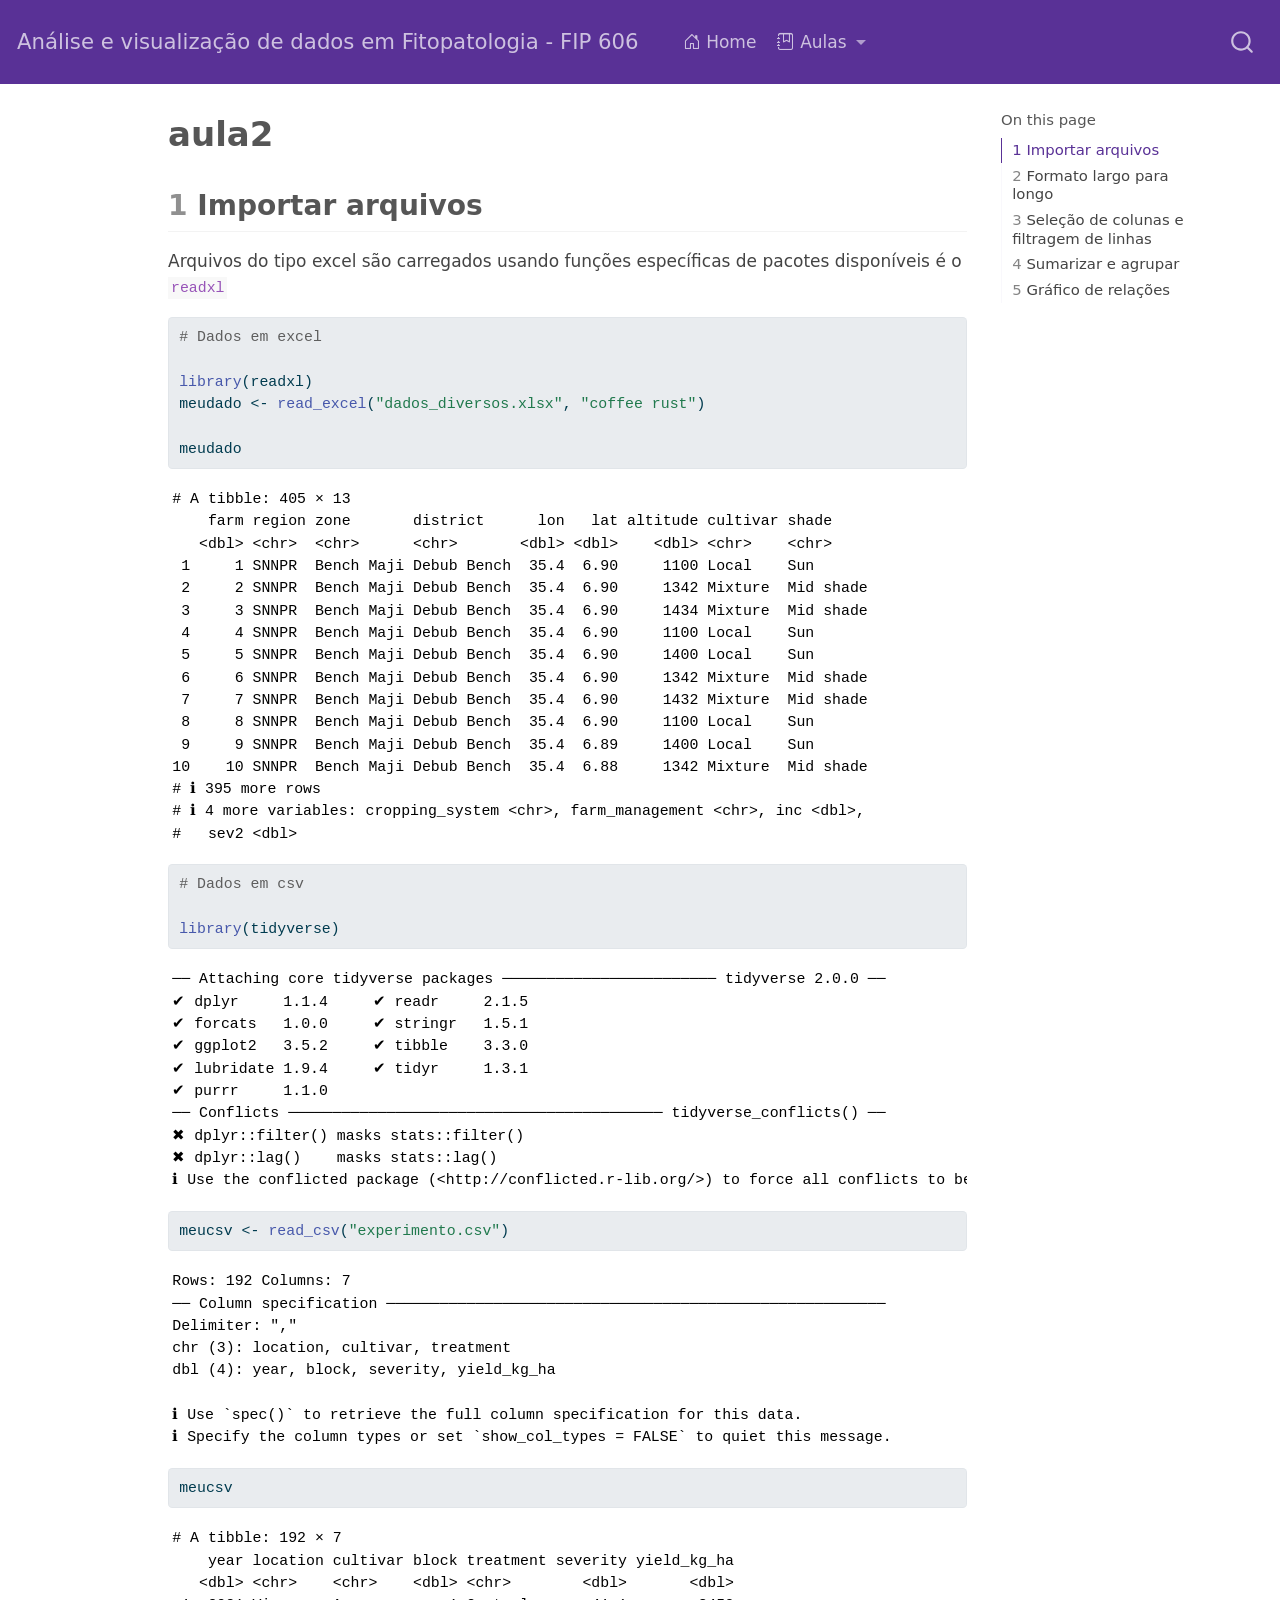
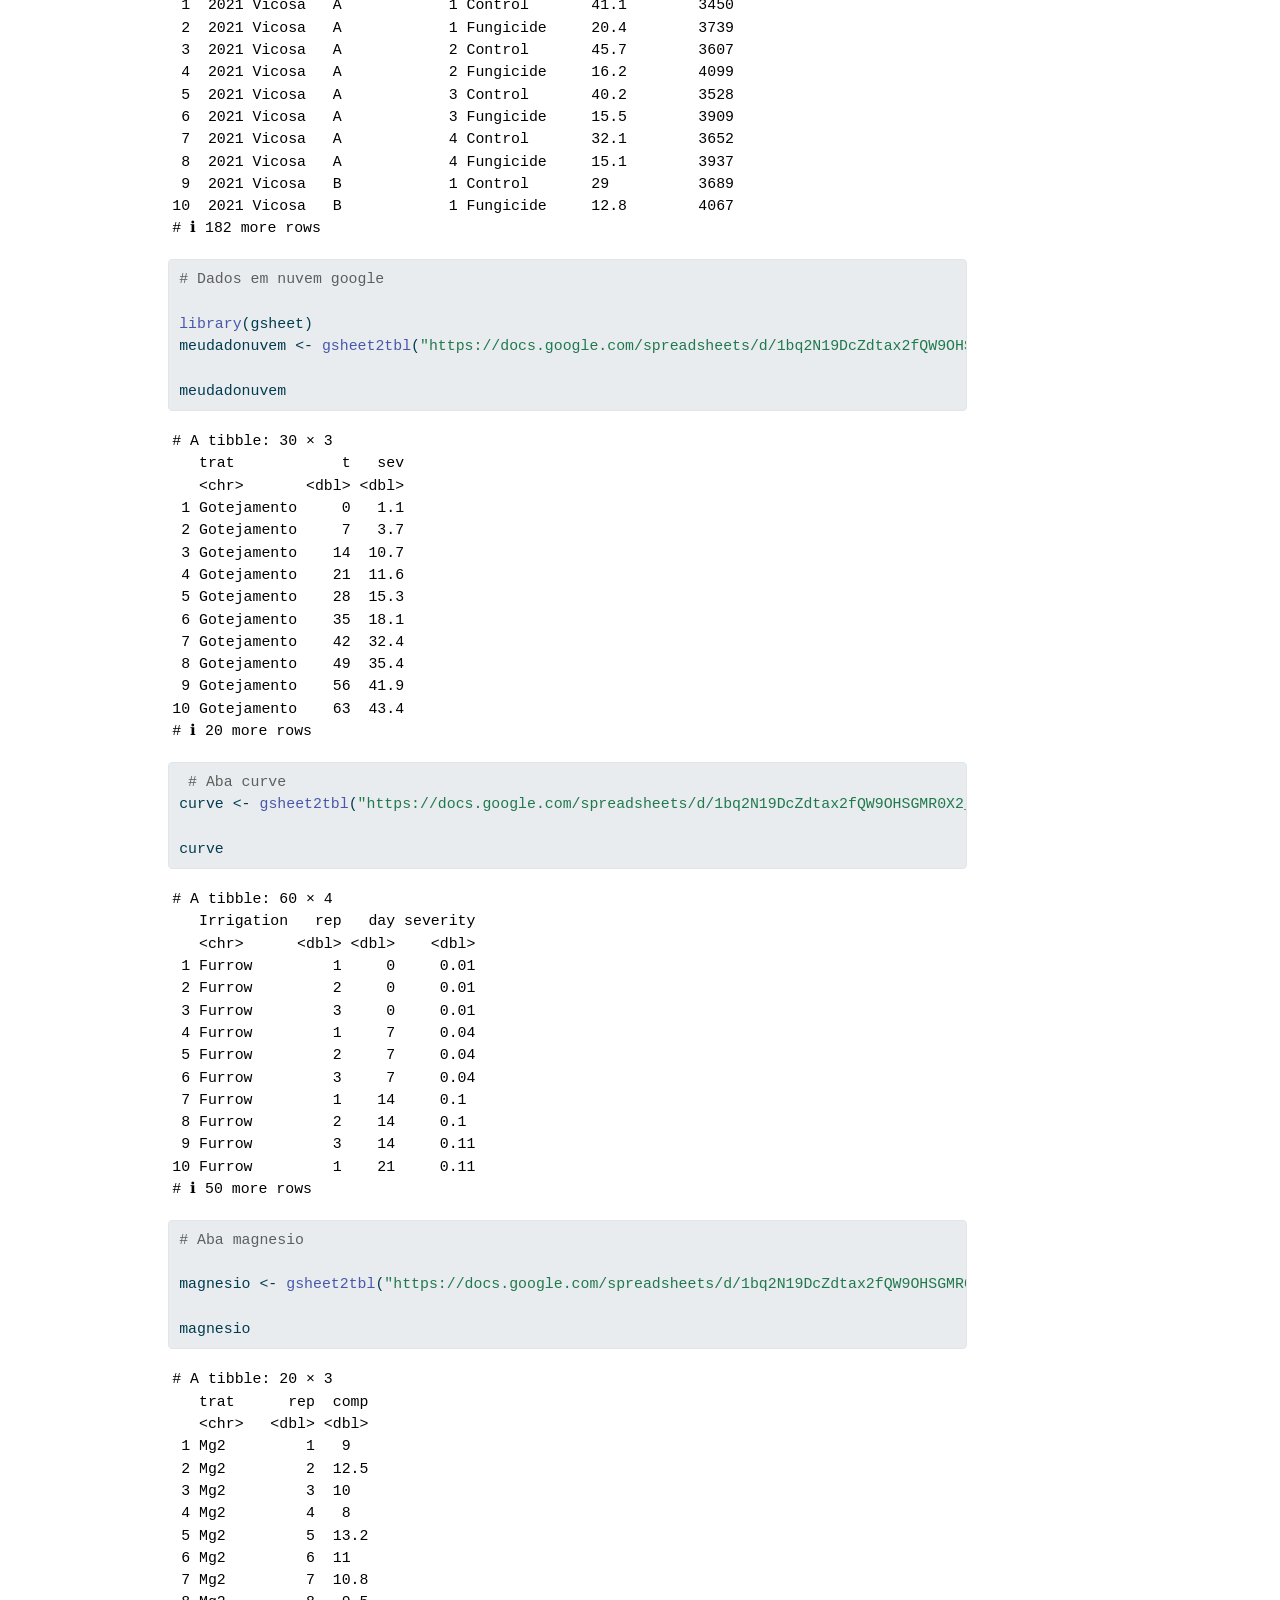
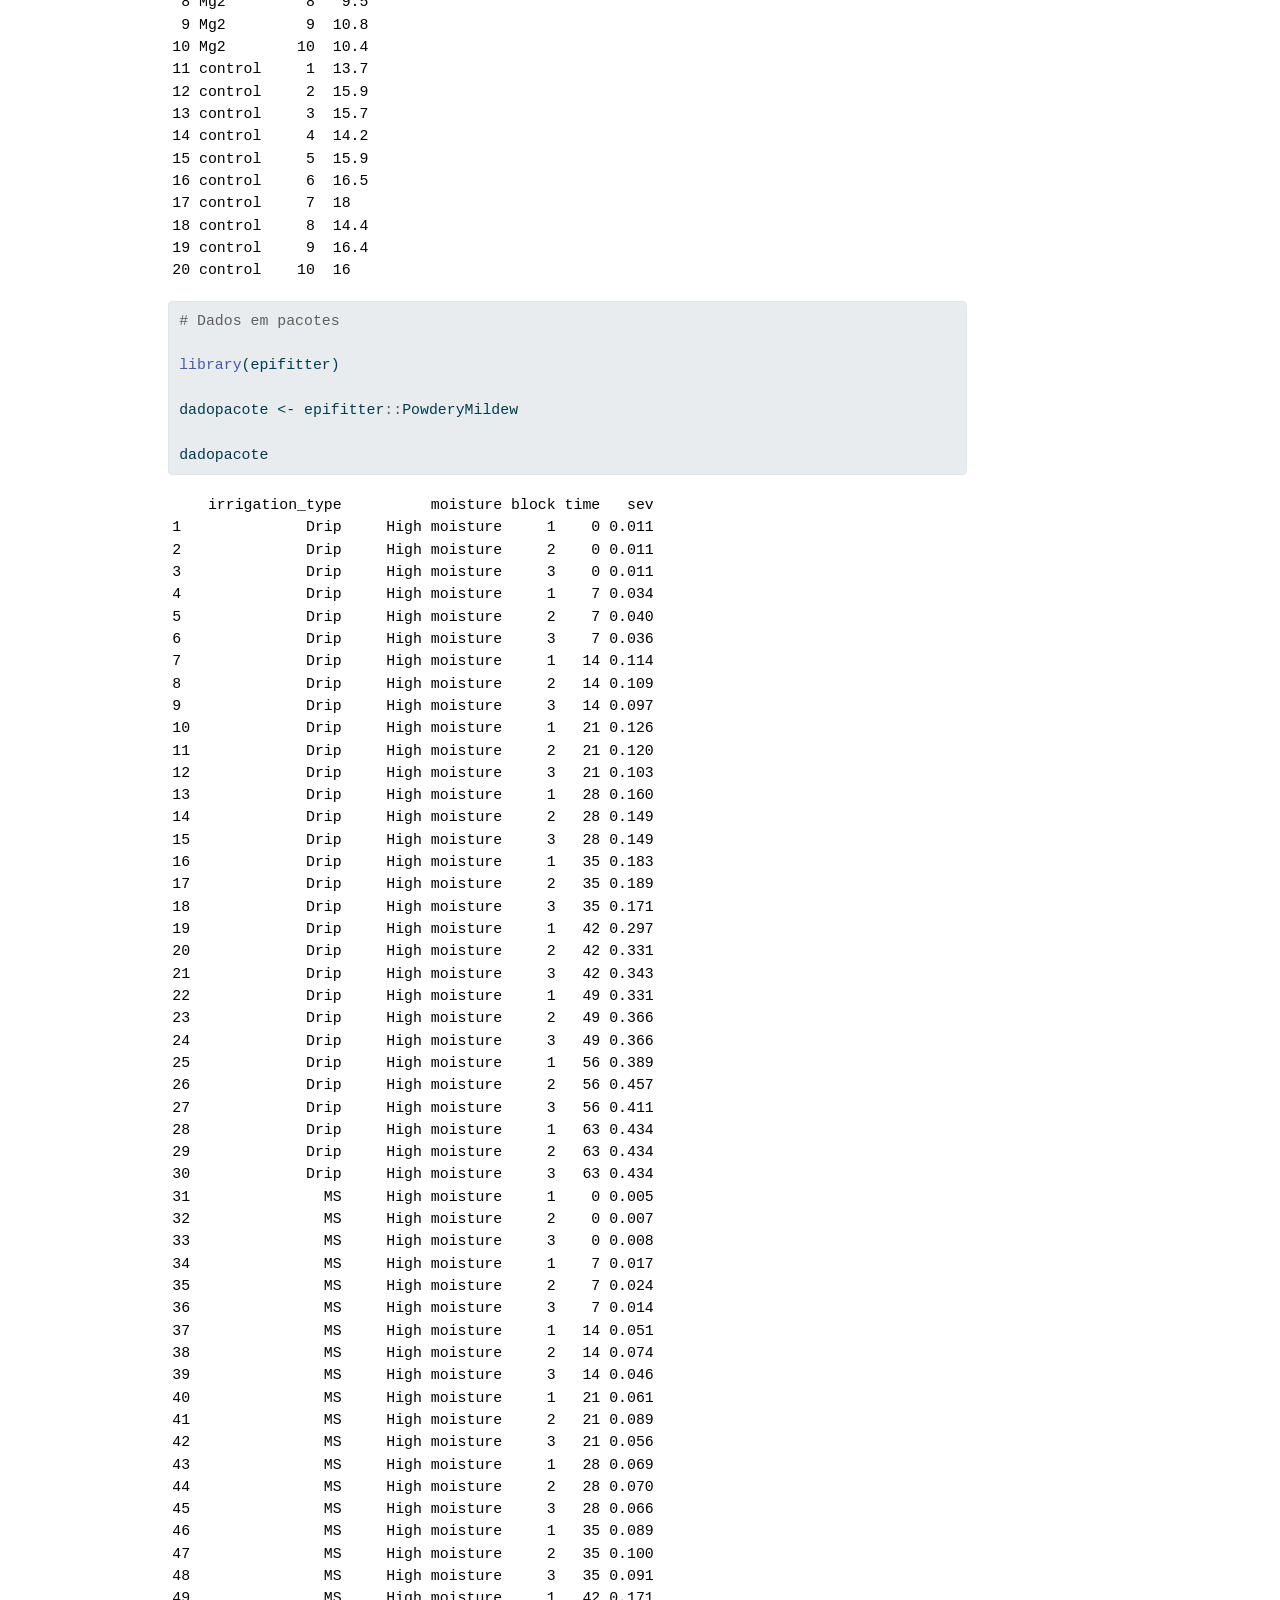
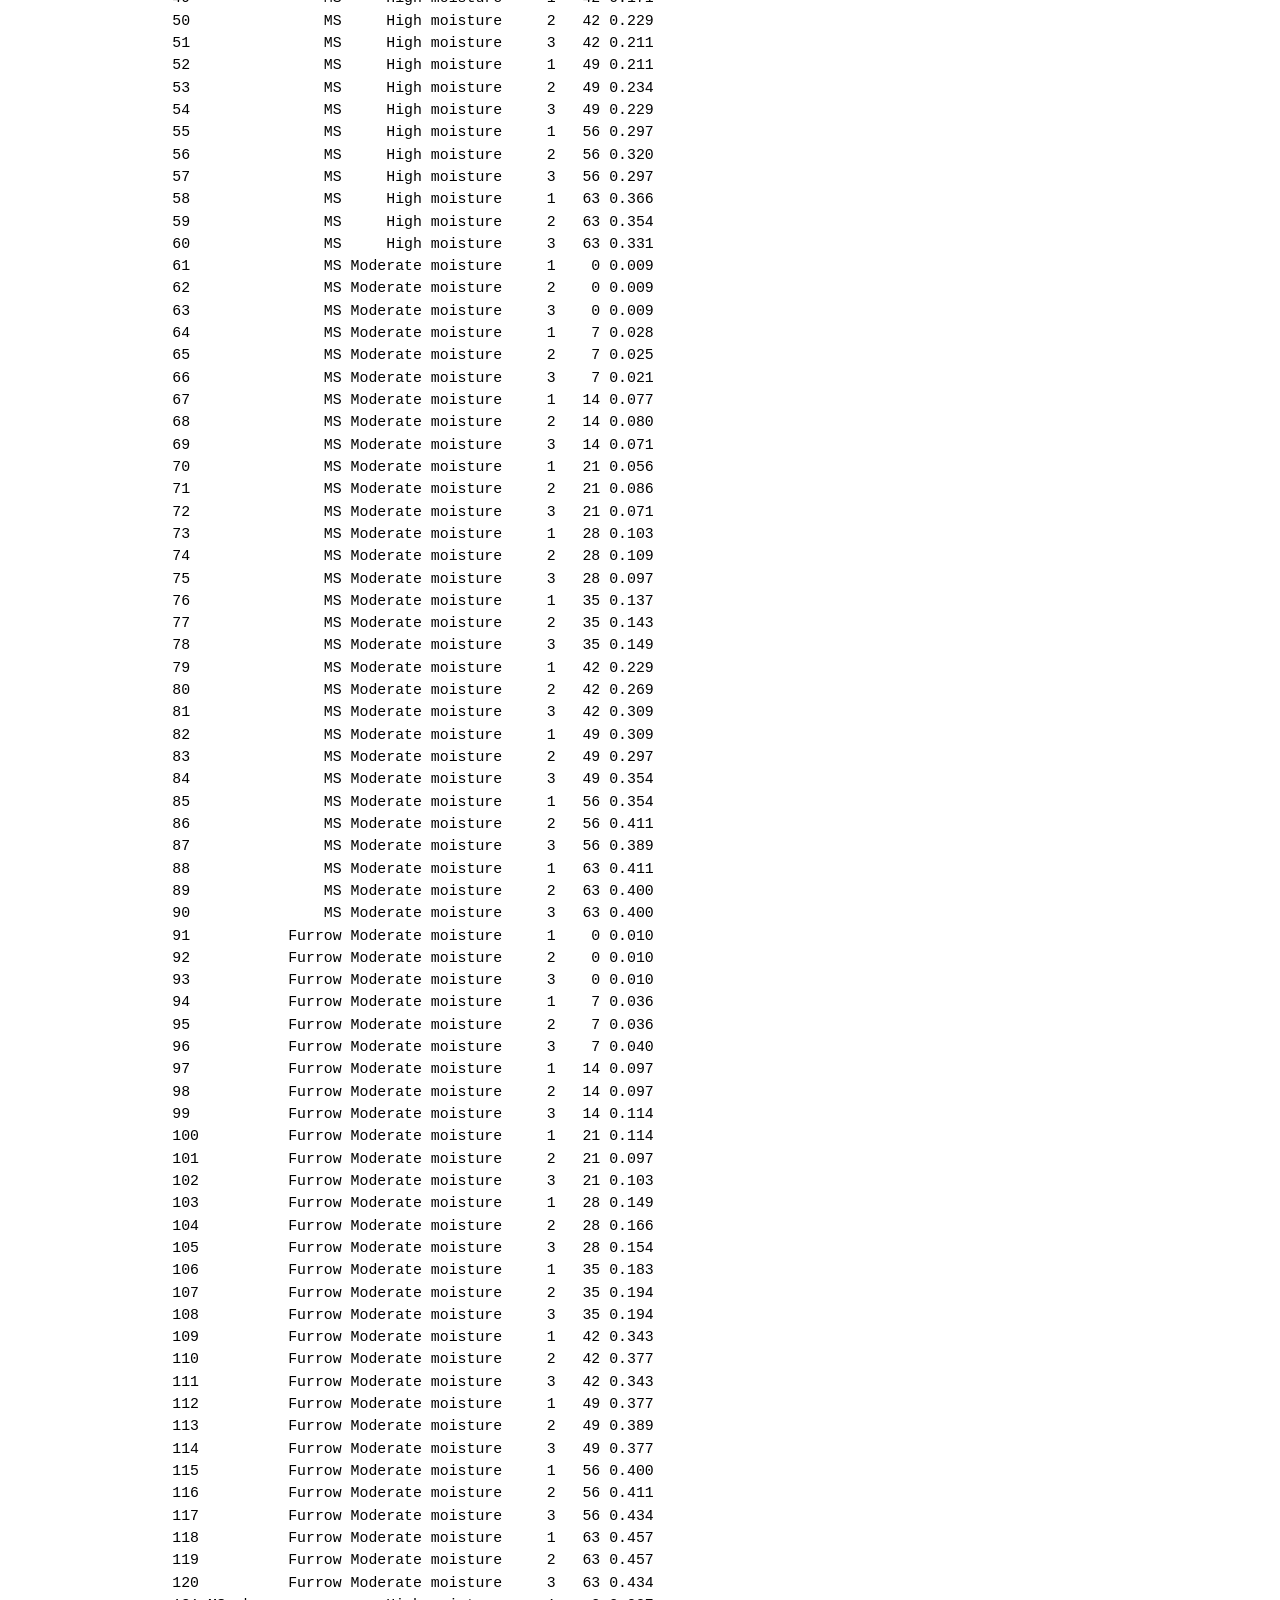
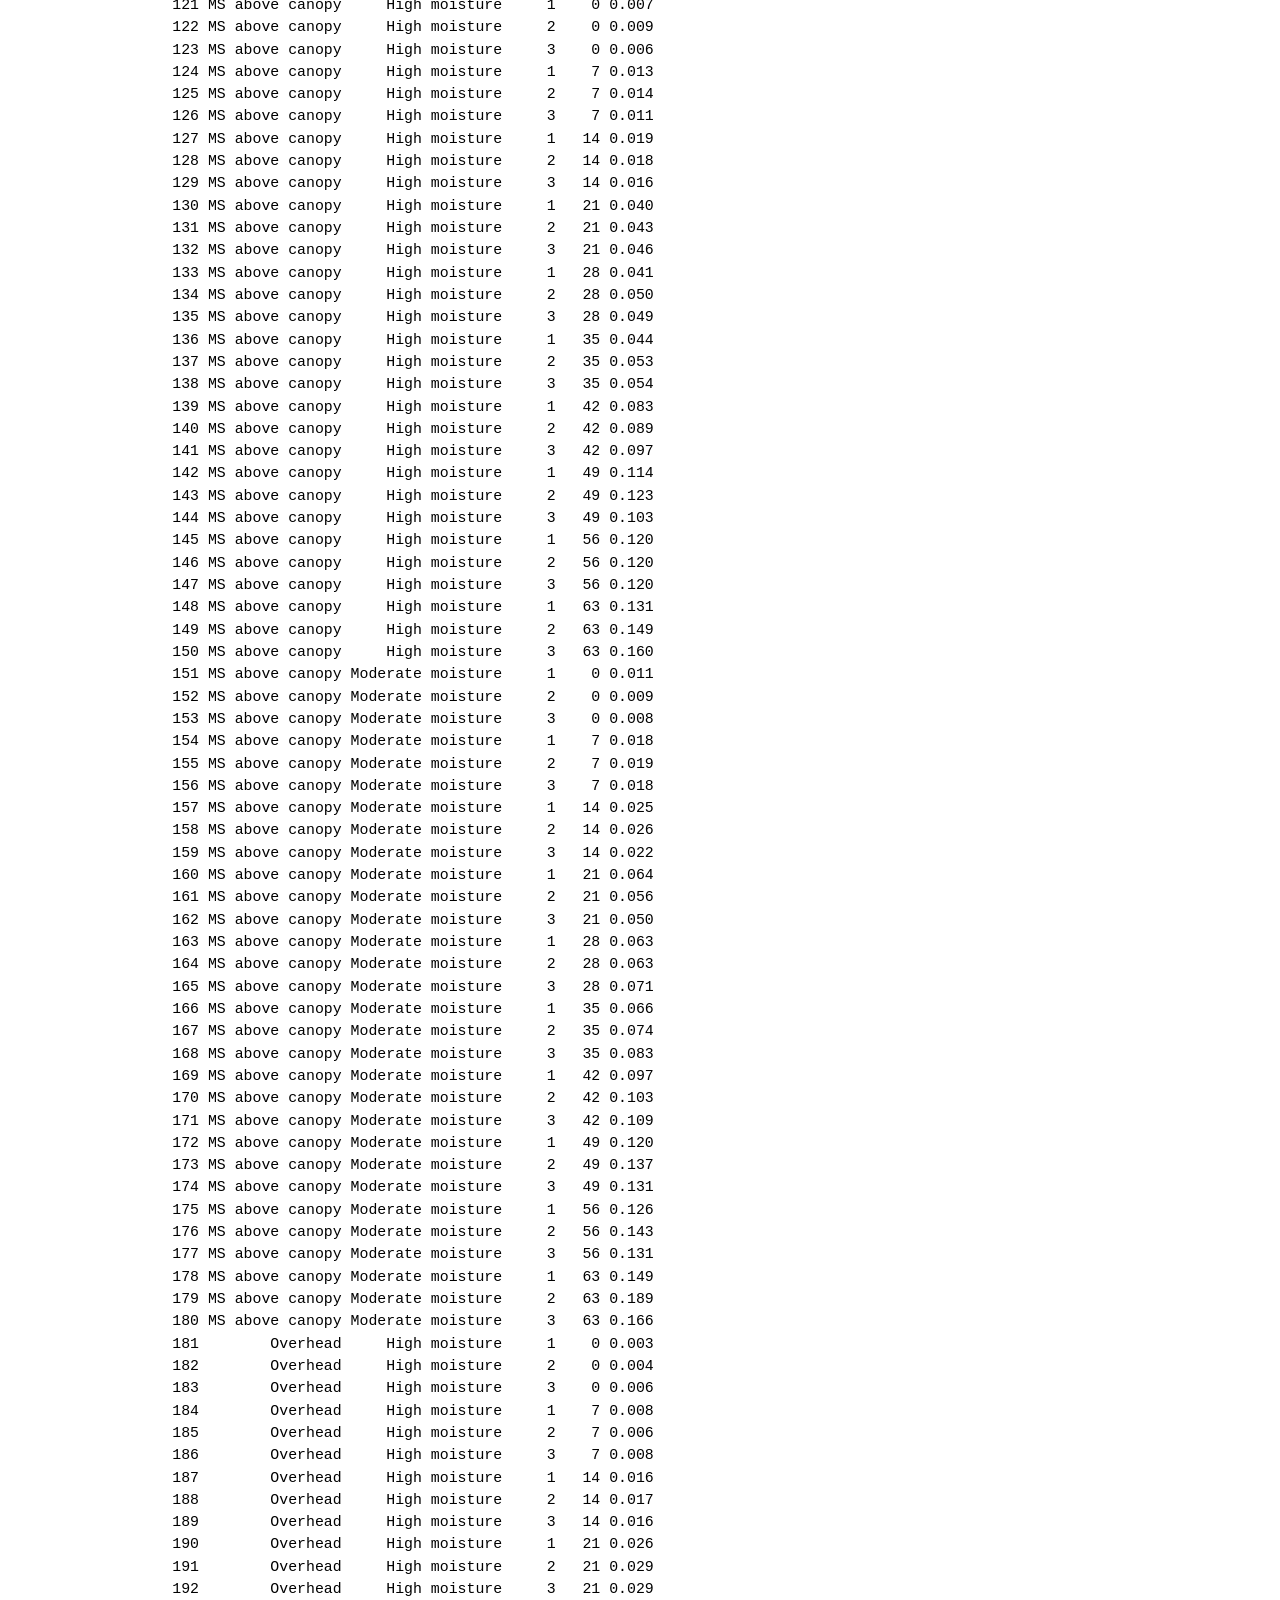
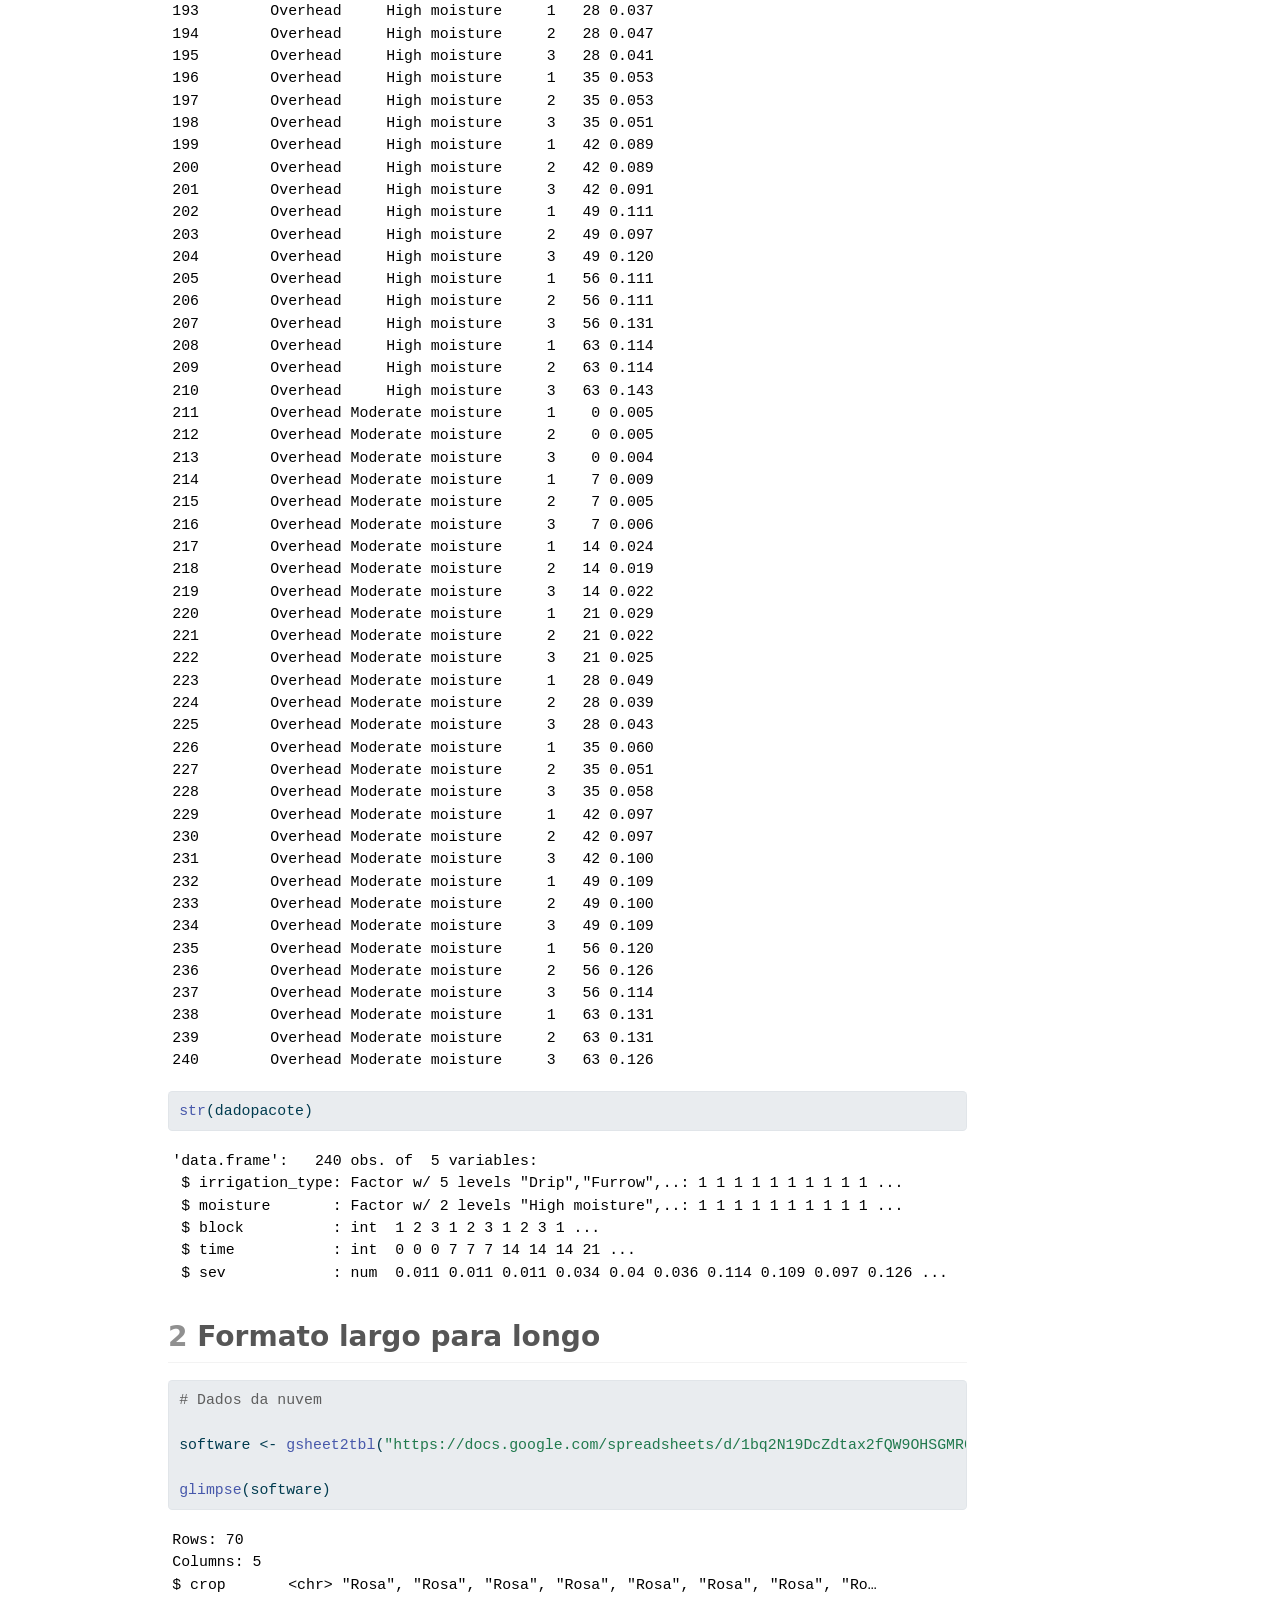
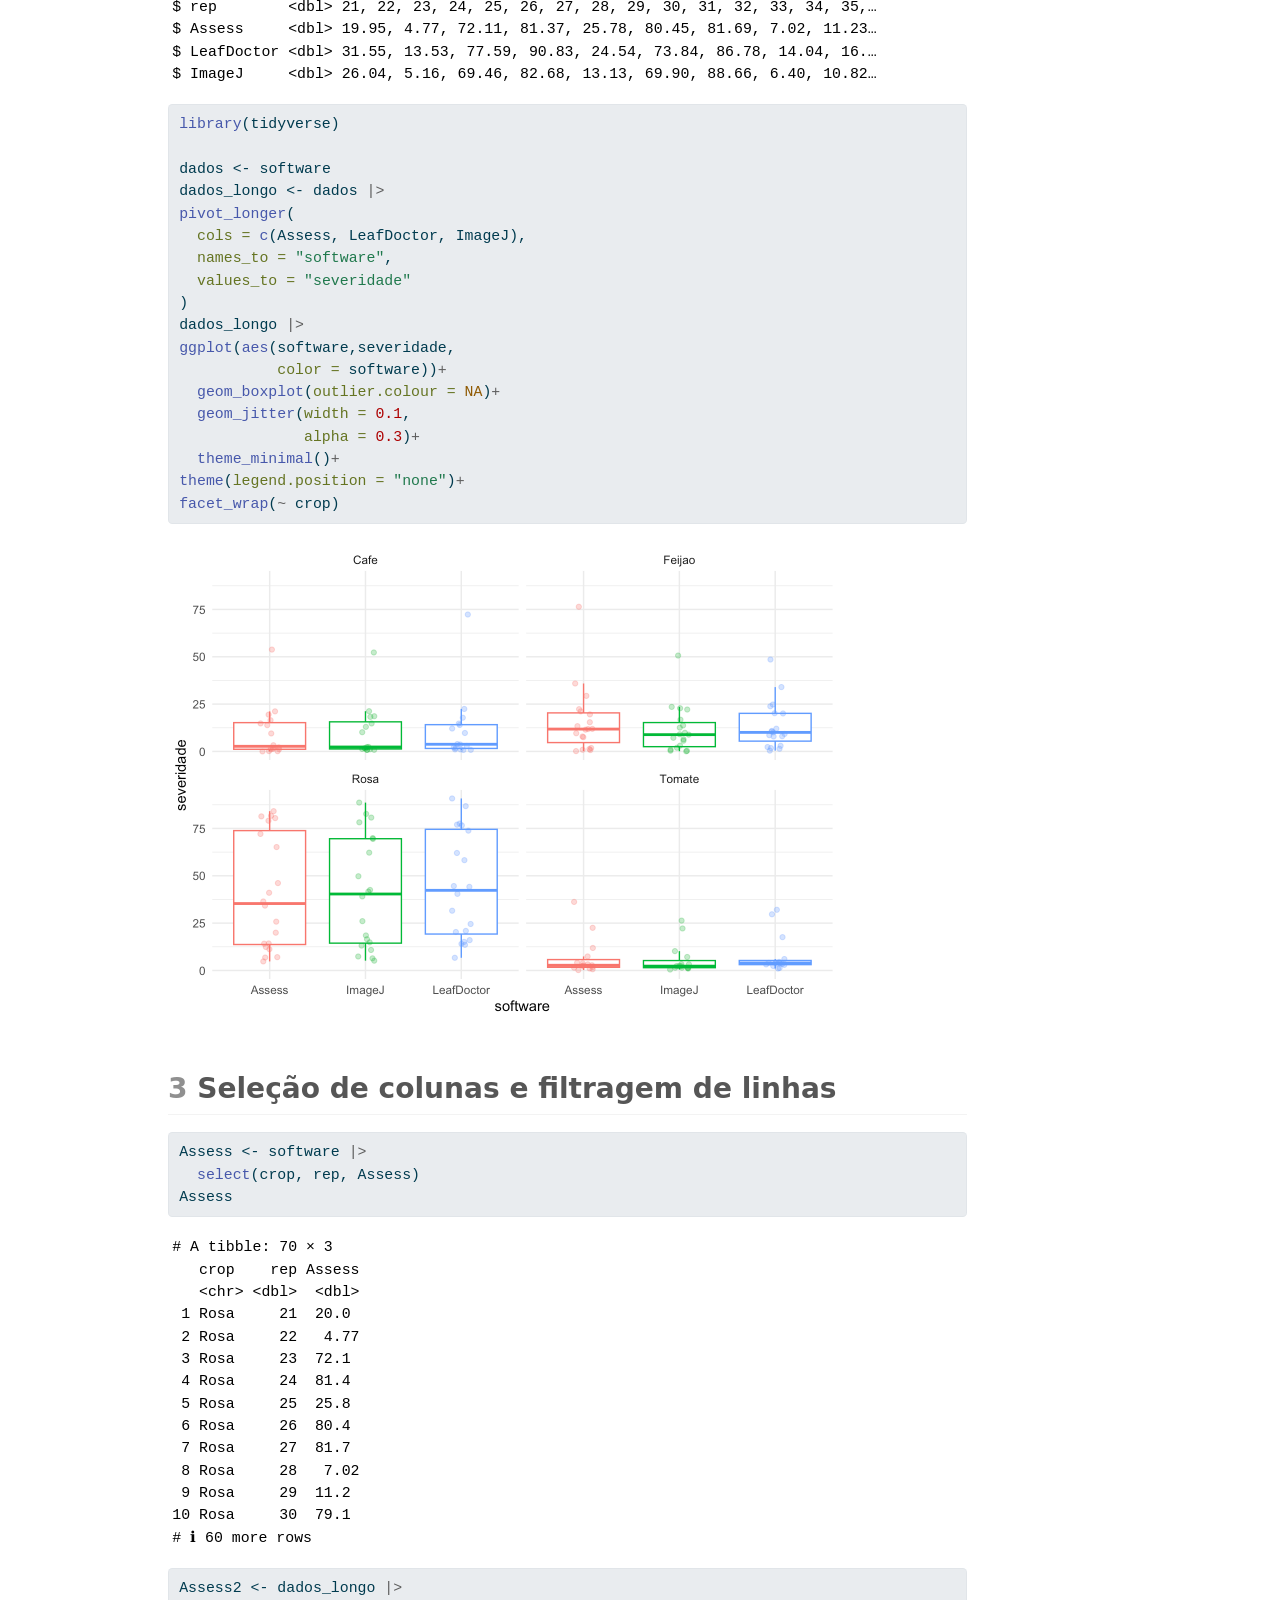
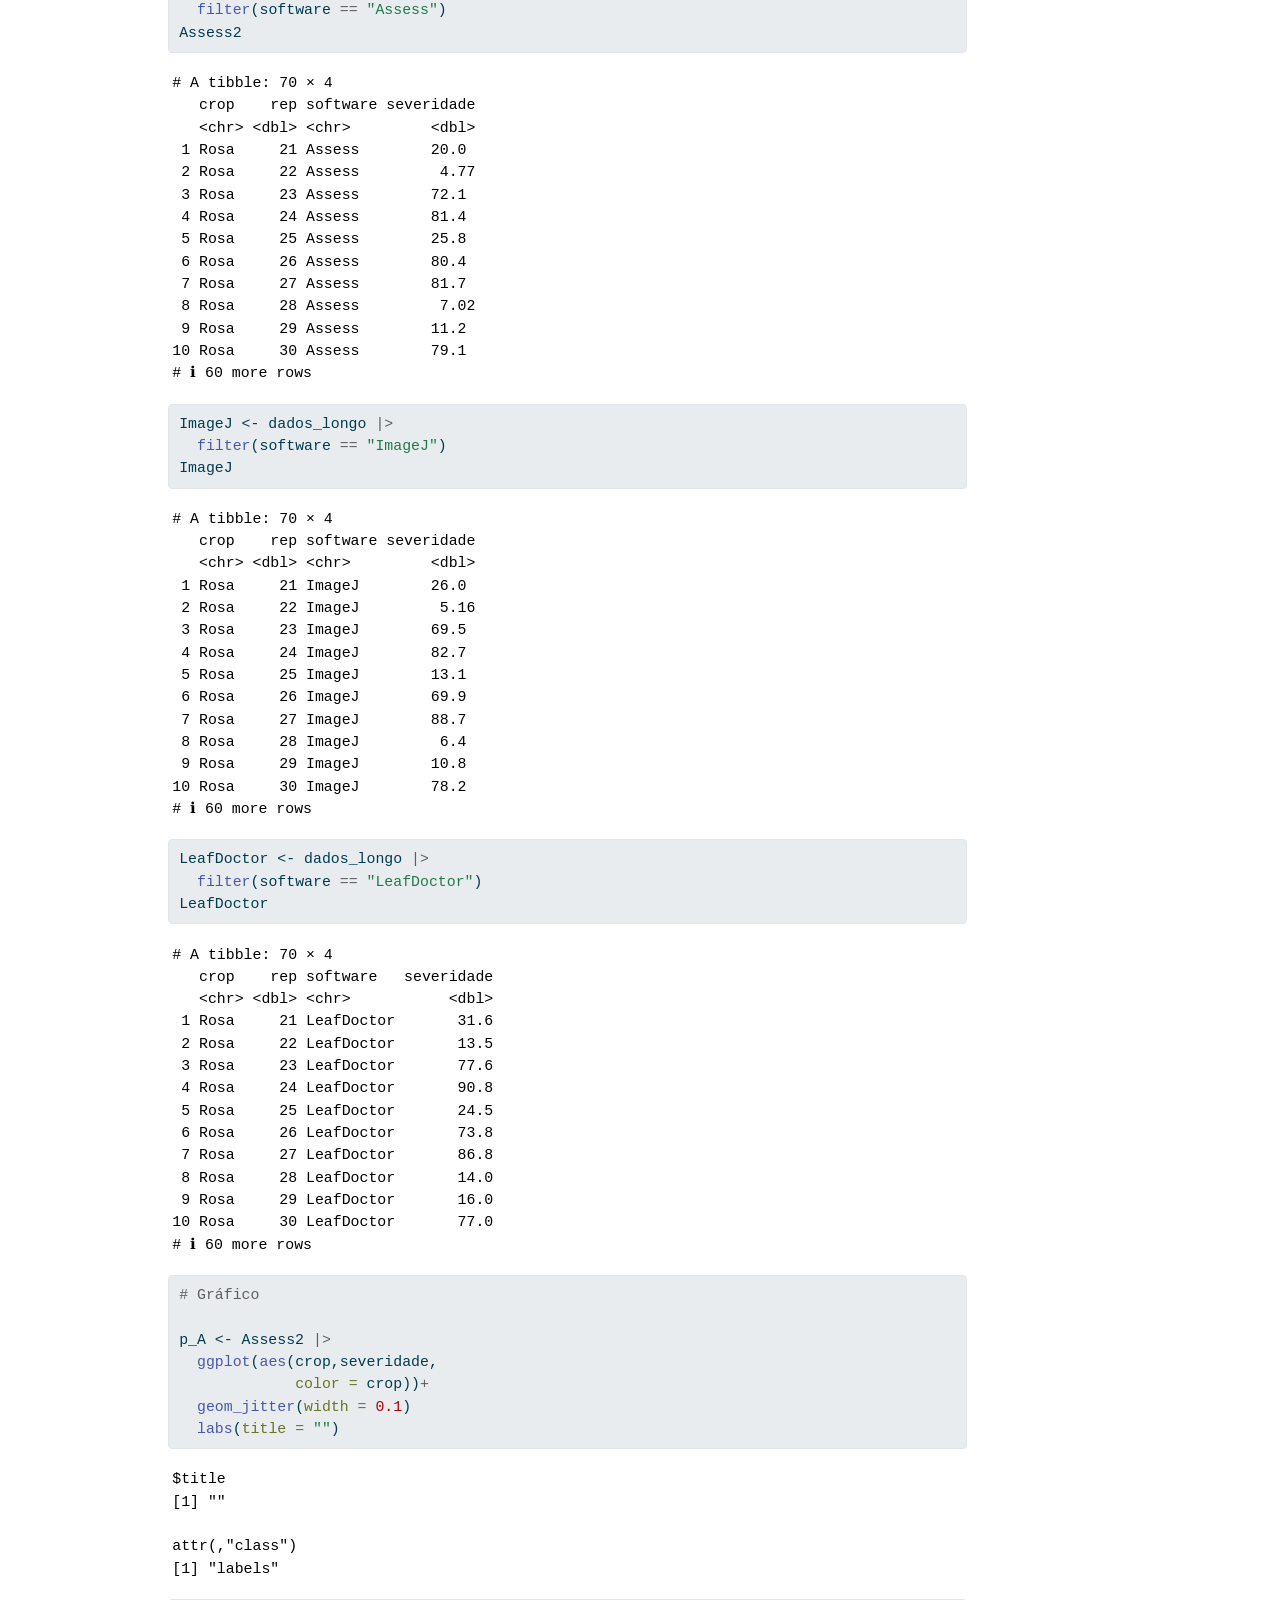
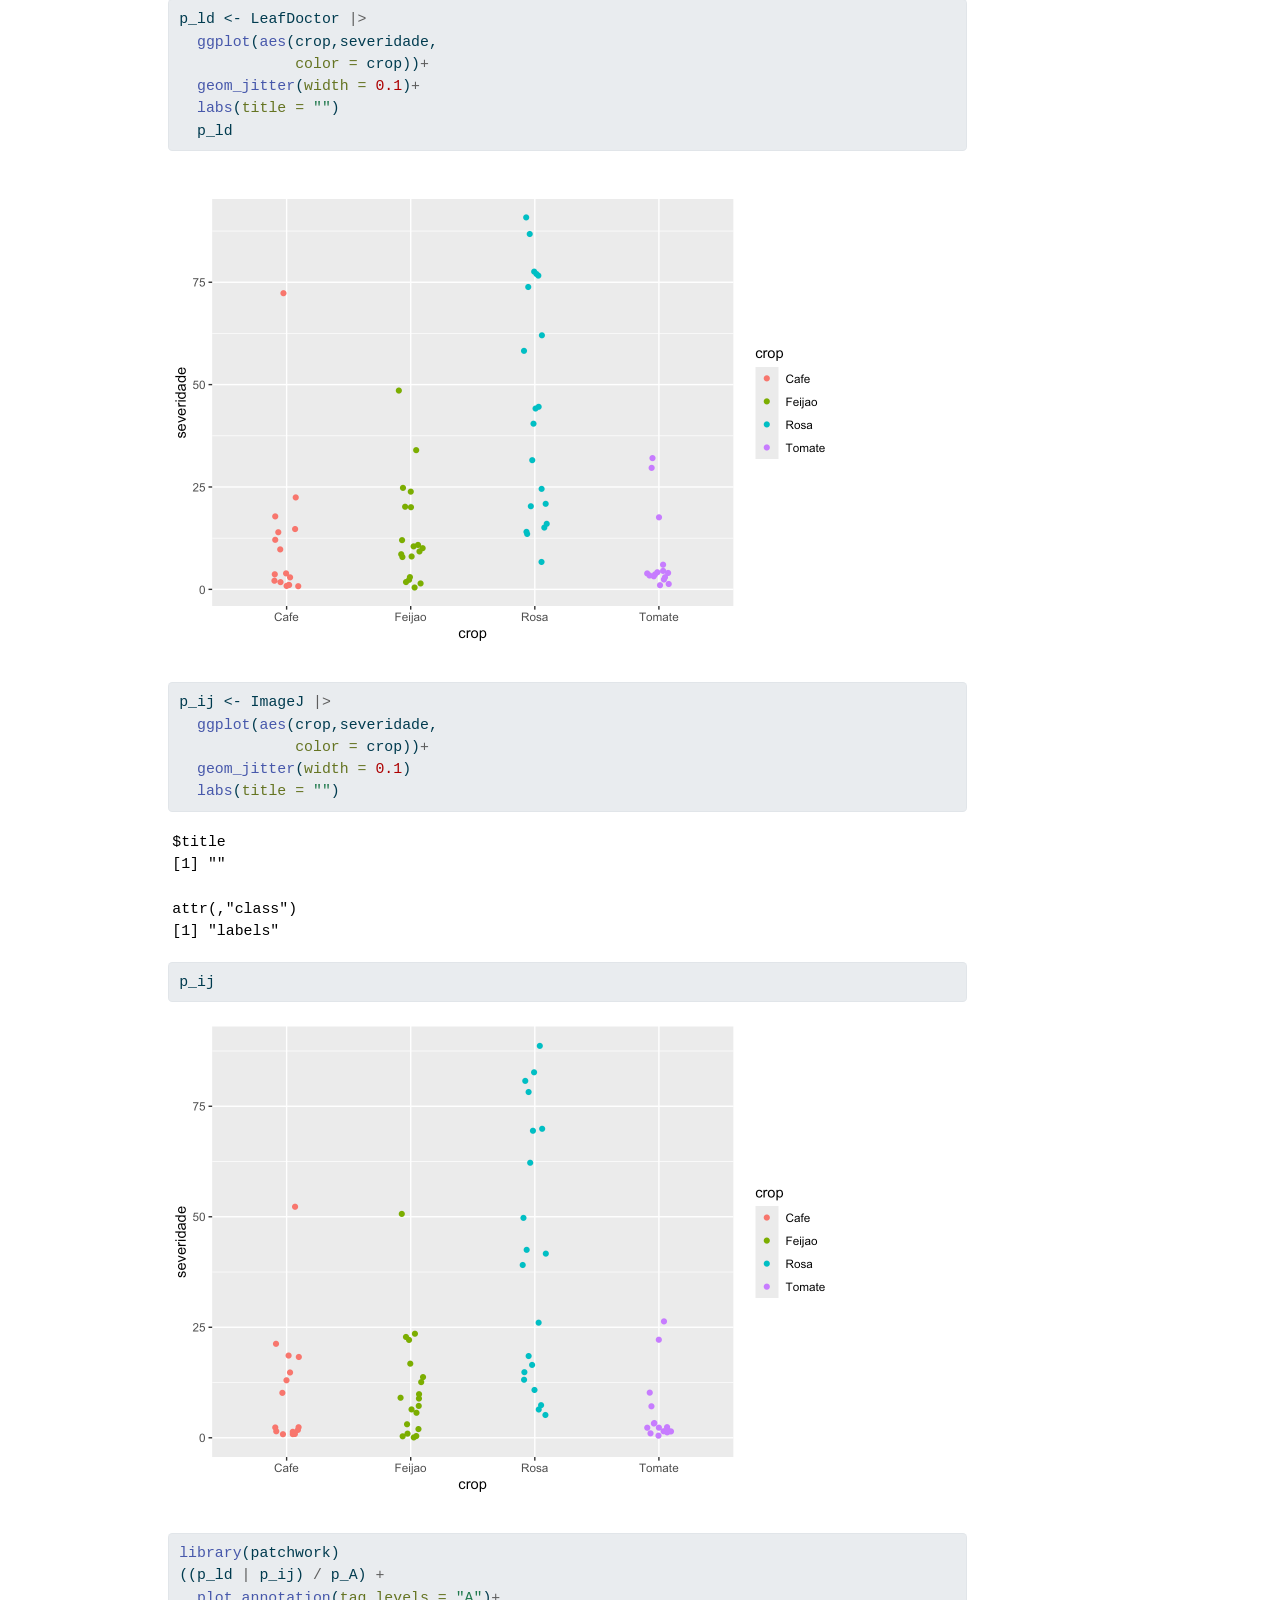
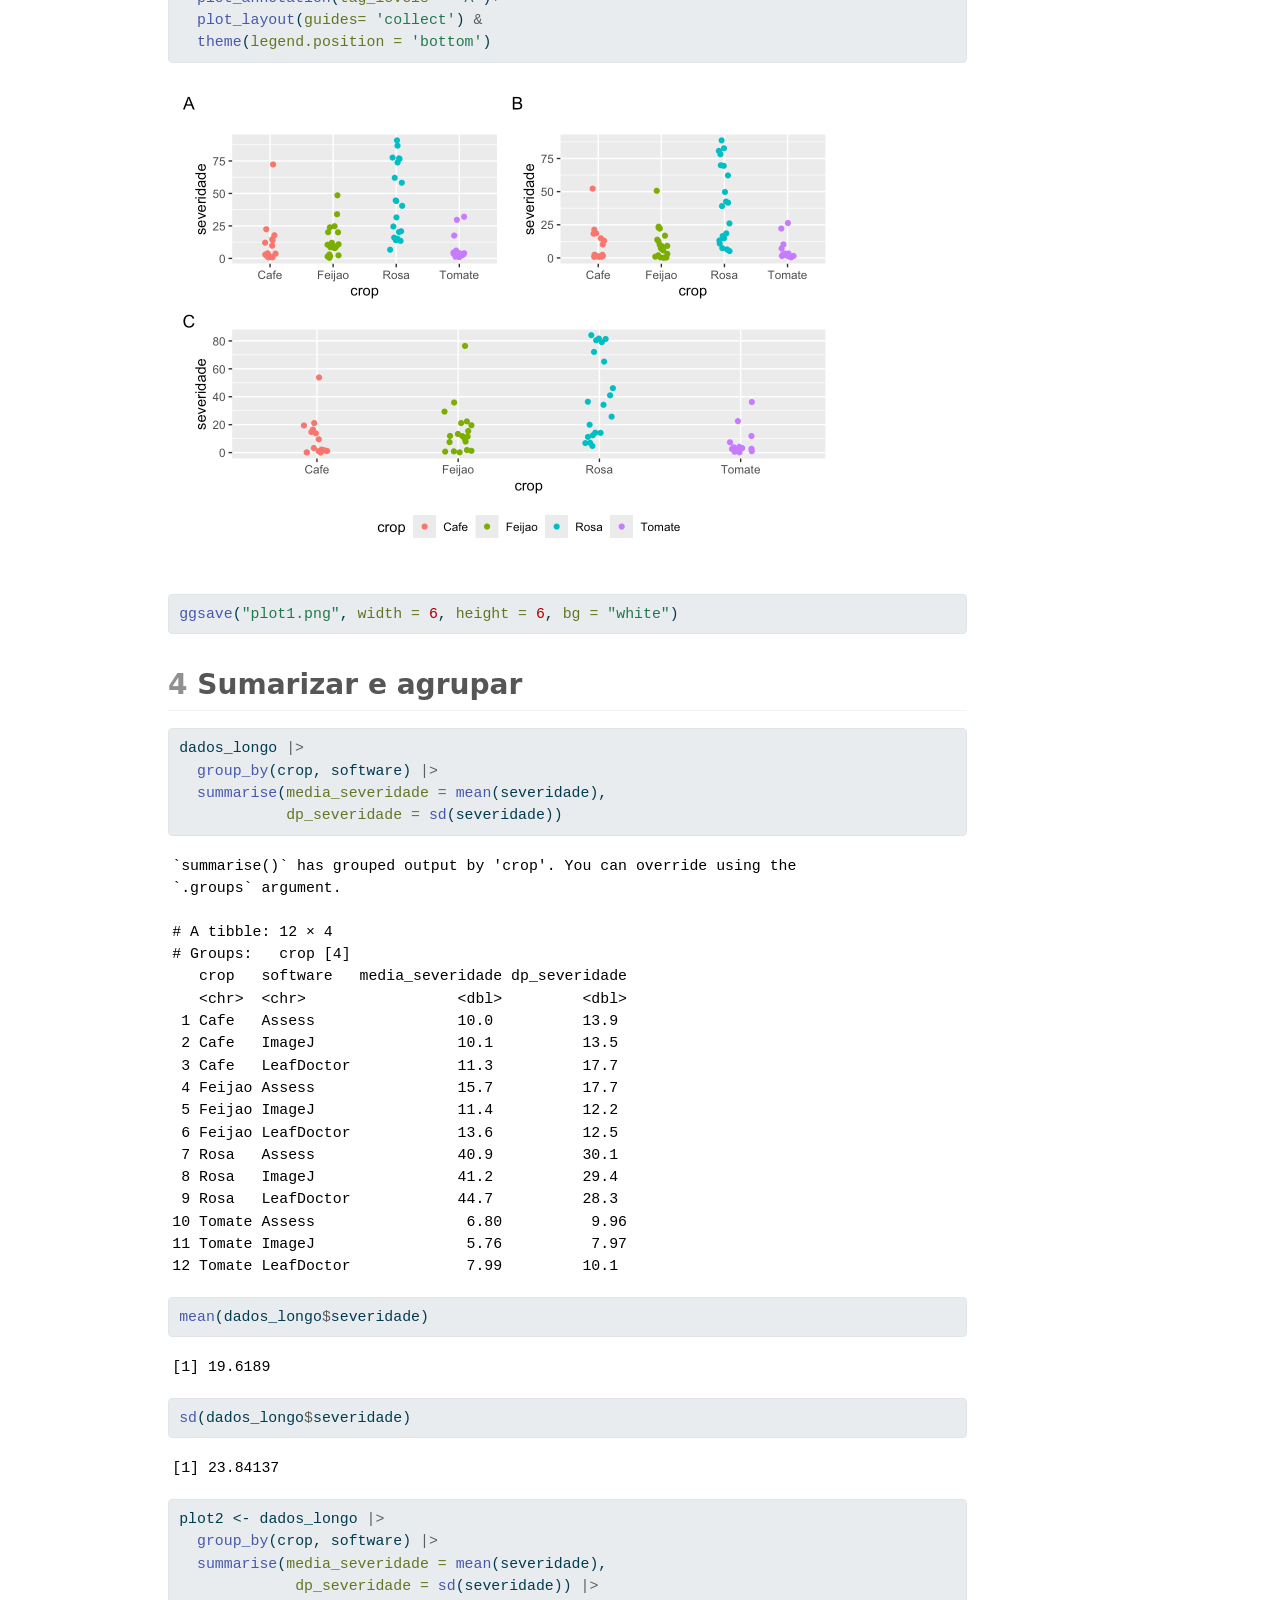
<file: docs/aula2.html>
<!DOCTYPE html>
<html xmlns="http://www.w3.org/1999/xhtml" lang="en" xml:lang="en"><head>

<meta charset="utf-8">
<meta name="generator" content="quarto-1.3.353">

<meta name="viewport" content="width=device-width, initial-scale=1.0, user-scalable=yes">


<title>Análise e visualização de dados em Fitopatologia - FIP 606 - aula2</title>
<style>
code{white-space: pre-wrap;}
span.smallcaps{font-variant: small-caps;}
div.columns{display: flex; gap: min(4vw, 1.5em);}
div.column{flex: auto; overflow-x: auto;}
div.hanging-indent{margin-left: 1.5em; text-indent: -1.5em;}
ul.task-list{list-style: none;}
ul.task-list li input[type="checkbox"] {
  width: 0.8em;
  margin: 0 0.8em 0.2em -1em; /* quarto-specific, see https://github.com/quarto-dev/quarto-cli/issues/4556 */ 
  vertical-align: middle;
}
/* CSS for syntax highlighting */
pre > code.sourceCode { white-space: pre; position: relative; }
pre > code.sourceCode > span { display: inline-block; line-height: 1.25; }
pre > code.sourceCode > span:empty { height: 1.2em; }
.sourceCode { overflow: visible; }
code.sourceCode > span { color: inherit; text-decoration: inherit; }
div.sourceCode { margin: 1em 0; }
pre.sourceCode { margin: 0; }
@media screen {
div.sourceCode { overflow: auto; }
}
@media print {
pre > code.sourceCode { white-space: pre-wrap; }
pre > code.sourceCode > span { text-indent: -5em; padding-left: 5em; }
}
pre.numberSource code
  { counter-reset: source-line 0; }
pre.numberSource code > span
  { position: relative; left: -4em; counter-increment: source-line; }
pre.numberSource code > span > a:first-child::before
  { content: counter(source-line);
    position: relative; left: -1em; text-align: right; vertical-align: baseline;
    border: none; display: inline-block;
    -webkit-touch-callout: none; -webkit-user-select: none;
    -khtml-user-select: none; -moz-user-select: none;
    -ms-user-select: none; user-select: none;
    padding: 0 4px; width: 4em;
  }
pre.numberSource { margin-left: 3em;  padding-left: 4px; }
div.sourceCode
  {   }
@media screen {
pre > code.sourceCode > span > a:first-child::before { text-decoration: underline; }
}
</style>


<script src="site_libs/quarto-nav/quarto-nav.js"></script>
<script src="site_libs/quarto-nav/headroom.min.js"></script>
<script src="site_libs/clipboard/clipboard.min.js"></script>
<script src="site_libs/quarto-search/autocomplete.umd.js"></script>
<script src="site_libs/quarto-search/fuse.min.js"></script>
<script src="site_libs/quarto-search/quarto-search.js"></script>
<meta name="quarto:offset" content="./">
<script src="site_libs/quarto-html/quarto.js"></script>
<script src="site_libs/quarto-html/popper.min.js"></script>
<script src="site_libs/quarto-html/tippy.umd.min.js"></script>
<script src="site_libs/quarto-html/anchor.min.js"></script>
<link href="site_libs/quarto-html/tippy.css" rel="stylesheet">
<link href="site_libs/quarto-html/quarto-syntax-highlighting.css" rel="stylesheet" id="quarto-text-highlighting-styles">
<script src="site_libs/bootstrap/bootstrap.min.js"></script>
<link href="site_libs/bootstrap/bootstrap-icons.css" rel="stylesheet">
<link href="site_libs/bootstrap/bootstrap.min.css" rel="stylesheet" id="quarto-bootstrap" data-mode="light">
<script id="quarto-search-options" type="application/json">{
  "location": "navbar",
  "copy-button": false,
  "collapse-after": 3,
  "panel-placement": "end",
  "type": "overlay",
  "limit": 20,
  "language": {
    "search-no-results-text": "No results",
    "search-matching-documents-text": "matching documents",
    "search-copy-link-title": "Copy link to search",
    "search-hide-matches-text": "Hide additional matches",
    "search-more-match-text": "more match in this document",
    "search-more-matches-text": "more matches in this document",
    "search-clear-button-title": "Clear",
    "search-detached-cancel-button-title": "Cancel",
    "search-submit-button-title": "Submit"
  }
}</script>


<link rel="stylesheet" href="styles.css">
</head>

<body class="nav-fixed">

<div id="quarto-search-results"></div>
  <header id="quarto-header" class="headroom fixed-top">
    <nav class="navbar navbar-expand-lg navbar-dark ">
      <div class="navbar-container container-fluid">
      <div class="navbar-brand-container">
    <a class="navbar-brand" href="./index.html">
    <span class="navbar-title">Análise e visualização de dados em Fitopatologia - FIP 606</span>
    </a>
  </div>
            <div id="quarto-search" class="" title="Search"></div>
          <button class="navbar-toggler" type="button" data-bs-toggle="collapse" data-bs-target="#navbarCollapse" aria-controls="navbarCollapse" aria-expanded="false" aria-label="Toggle navigation" onclick="if (window.quartoToggleHeadroom) { window.quartoToggleHeadroom(); }">
  <span class="navbar-toggler-icon"></span>
</button>
          <div class="collapse navbar-collapse" id="navbarCollapse">
            <ul class="navbar-nav navbar-nav-scroll me-auto">
  <li class="nav-item">
    <a class="nav-link" href="./index.html" rel="" target=""><i class="bi bi-house-door" role="img">
</i> 
 <span class="menu-text">Home</span></a>
  </li>  
  <li class="nav-item dropdown ">
    <a class="nav-link dropdown-toggle" href="#" id="nav-menu-aulas" role="button" data-bs-toggle="dropdown" aria-expanded="false" rel="" target="">
      <i class="bi bi-journal-bookmark" role="img">
</i> 
 <span class="menu-text">Aulas</span>
    </a>
    <ul class="dropdown-menu" aria-labelledby="nav-menu-aulas">    
        <li>
    <a class="dropdown-item" href="./aula1.html" rel="" target=""><i class="bi bi-book" role="img">
</i> 
 <span class="dropdown-text">Introdução</span></a>
  </li>  
        <li>
    <a class="dropdown-item" href="./aula2.html" rel="" target=""><i class="bi bi-bar-chart-line" role="img">
</i> 
 <span class="dropdown-text">Gráficos</span></a>
  </li>  
        <li>
    <a class="dropdown-item" href="./aula3.html" rel="" target=""><i class="bi bi-calculator" role="img">
</i> 
 <span class="dropdown-text">Teste t</span></a>
  </li>  
        <li>
    <a class="dropdown-item" href="./aula4.html" rel="" target=""><i class="bi bi-layers-half" role="img">
</i> 
 <span class="dropdown-text">ANOVA</span></a>
  </li>  
        <li>
    <a class="dropdown-item" href="./aula5.html" rel="" target=""><i class="bi bi-spellcheck" role="img">
</i> 
 <span class="dropdown-text">Teste de médias</span></a>
  </li>  
        <li>
    <a class="dropdown-item" href="./aula6.html" rel="" target=""><i class="bi bi-calculator" role="img">
</i> 
 <span class="dropdown-text">Fatorial</span></a>
  </li>  
        <li>
    <a class="dropdown-item" href="./aula7.html" rel="" target=""><i class="bi bi-layout-split" role="img">
</i> 
 <span class="dropdown-text">Parcelas subdivididas</span></a>
  </li>  
    </ul>
  </li>
</ul>
            <div class="quarto-navbar-tools ms-auto">
</div>
          </div> <!-- /navcollapse -->
      </div> <!-- /container-fluid -->
    </nav>
</header>
<!-- content -->
<div id="quarto-content" class="quarto-container page-columns page-rows-contents page-layout-article page-navbar">
<!-- sidebar -->
<!-- margin-sidebar -->
    <div id="quarto-margin-sidebar" class="sidebar margin-sidebar">
        <nav id="TOC" role="doc-toc" class="toc-active">
    <h2 id="toc-title">On this page</h2>
   
  <ul>
  <li><a href="#importar-arquivos" id="toc-importar-arquivos" class="nav-link active" data-scroll-target="#importar-arquivos"><span class="header-section-number">1</span> Importar arquivos</a></li>
  <li><a href="#formato-largo-para-longo" id="toc-formato-largo-para-longo" class="nav-link" data-scroll-target="#formato-largo-para-longo"><span class="header-section-number">2</span> Formato largo para longo</a></li>
  <li><a href="#seleção-de-colunas-e-filtragem-de-linhas" id="toc-seleção-de-colunas-e-filtragem-de-linhas" class="nav-link" data-scroll-target="#seleção-de-colunas-e-filtragem-de-linhas"><span class="header-section-number">3</span> Seleção de colunas e filtragem de linhas</a></li>
  <li><a href="#sumarizar-e-agrupar" id="toc-sumarizar-e-agrupar" class="nav-link" data-scroll-target="#sumarizar-e-agrupar"><span class="header-section-number">4</span> Sumarizar e agrupar</a></li>
  <li><a href="#gráfico-de-relações" id="toc-gráfico-de-relações" class="nav-link" data-scroll-target="#gráfico-de-relações"><span class="header-section-number">5</span> Gráfico de relações</a></li>
  </ul>
</nav>
    </div>
<!-- main -->
<main class="content" id="quarto-document-content">

<header id="title-block-header" class="quarto-title-block default">
<div class="quarto-title">
<h1 class="title">aula2</h1>
</div>



<div class="quarto-title-meta">

    
  
    
  </div>
  

</header>

<section id="importar-arquivos" class="level2" data-number="1">
<h2 data-number="1" class="anchored" data-anchor-id="importar-arquivos"><span class="header-section-number">1</span> Importar arquivos</h2>
<p>Arquivos do tipo excel são carregados usando funções específicas de pacotes disponíveis é o <code>readxl</code></p>
<div class="cell" data-hash="aula2_cache/html/unnamed-chunk-1_4468628795d121195059a544e3b3e190">
<div class="sourceCode cell-code" id="cb1"><pre class="sourceCode r code-with-copy"><code class="sourceCode r"><span id="cb1-1"><a href="#cb1-1" aria-hidden="true" tabindex="-1"></a><span class="co"># Dados em excel</span></span>
<span id="cb1-2"><a href="#cb1-2" aria-hidden="true" tabindex="-1"></a></span>
<span id="cb1-3"><a href="#cb1-3" aria-hidden="true" tabindex="-1"></a><span class="fu">library</span>(readxl)</span>
<span id="cb1-4"><a href="#cb1-4" aria-hidden="true" tabindex="-1"></a>meudado <span class="ot">&lt;-</span> <span class="fu">read_excel</span>(<span class="st">"dados_diversos.xlsx"</span>, <span class="st">"coffee rust"</span>)</span>
<span id="cb1-5"><a href="#cb1-5" aria-hidden="true" tabindex="-1"></a></span>
<span id="cb1-6"><a href="#cb1-6" aria-hidden="true" tabindex="-1"></a>meudado</span></code><button title="Copy to Clipboard" class="code-copy-button"><i class="bi"></i></button></pre></div>
<div class="cell-output cell-output-stdout">
<pre><code># A tibble: 405 × 13
    farm region zone       district      lon   lat altitude cultivar shade    
   &lt;dbl&gt; &lt;chr&gt;  &lt;chr&gt;      &lt;chr&gt;       &lt;dbl&gt; &lt;dbl&gt;    &lt;dbl&gt; &lt;chr&gt;    &lt;chr&gt;    
 1     1 SNNPR  Bench Maji Debub Bench  35.4  6.90     1100 Local    Sun      
 2     2 SNNPR  Bench Maji Debub Bench  35.4  6.90     1342 Mixture  Mid shade
 3     3 SNNPR  Bench Maji Debub Bench  35.4  6.90     1434 Mixture  Mid shade
 4     4 SNNPR  Bench Maji Debub Bench  35.4  6.90     1100 Local    Sun      
 5     5 SNNPR  Bench Maji Debub Bench  35.4  6.90     1400 Local    Sun      
 6     6 SNNPR  Bench Maji Debub Bench  35.4  6.90     1342 Mixture  Mid shade
 7     7 SNNPR  Bench Maji Debub Bench  35.4  6.90     1432 Mixture  Mid shade
 8     8 SNNPR  Bench Maji Debub Bench  35.4  6.90     1100 Local    Sun      
 9     9 SNNPR  Bench Maji Debub Bench  35.4  6.89     1400 Local    Sun      
10    10 SNNPR  Bench Maji Debub Bench  35.4  6.88     1342 Mixture  Mid shade
# ℹ 395 more rows
# ℹ 4 more variables: cropping_system &lt;chr&gt;, farm_management &lt;chr&gt;, inc &lt;dbl&gt;,
#   sev2 &lt;dbl&gt;</code></pre>
</div>
<div class="sourceCode cell-code" id="cb3"><pre class="sourceCode r code-with-copy"><code class="sourceCode r"><span id="cb3-1"><a href="#cb3-1" aria-hidden="true" tabindex="-1"></a><span class="co"># Dados em csv</span></span>
<span id="cb3-2"><a href="#cb3-2" aria-hidden="true" tabindex="-1"></a></span>
<span id="cb3-3"><a href="#cb3-3" aria-hidden="true" tabindex="-1"></a><span class="fu">library</span>(tidyverse)</span></code><button title="Copy to Clipboard" class="code-copy-button"><i class="bi"></i></button></pre></div>
<div class="cell-output cell-output-stderr">
<pre><code>── Attaching core tidyverse packages ──────────────────────── tidyverse 2.0.0 ──
✔ dplyr     1.1.4     ✔ readr     2.1.5
✔ forcats   1.0.0     ✔ stringr   1.5.1
✔ ggplot2   3.5.2     ✔ tibble    3.3.0
✔ lubridate 1.9.4     ✔ tidyr     1.3.1
✔ purrr     1.1.0     
── Conflicts ────────────────────────────────────────── tidyverse_conflicts() ──
✖ dplyr::filter() masks stats::filter()
✖ dplyr::lag()    masks stats::lag()
ℹ Use the conflicted package (&lt;http://conflicted.r-lib.org/&gt;) to force all conflicts to become errors</code></pre>
</div>
<div class="sourceCode cell-code" id="cb5"><pre class="sourceCode r code-with-copy"><code class="sourceCode r"><span id="cb5-1"><a href="#cb5-1" aria-hidden="true" tabindex="-1"></a>meucsv <span class="ot">&lt;-</span> <span class="fu">read_csv</span>(<span class="st">"experimento.csv"</span>)</span></code><button title="Copy to Clipboard" class="code-copy-button"><i class="bi"></i></button></pre></div>
<div class="cell-output cell-output-stderr">
<pre><code>Rows: 192 Columns: 7
── Column specification ────────────────────────────────────────────────────────
Delimiter: ","
chr (3): location, cultivar, treatment
dbl (4): year, block, severity, yield_kg_ha

ℹ Use `spec()` to retrieve the full column specification for this data.
ℹ Specify the column types or set `show_col_types = FALSE` to quiet this message.</code></pre>
</div>
<div class="sourceCode cell-code" id="cb7"><pre class="sourceCode r code-with-copy"><code class="sourceCode r"><span id="cb7-1"><a href="#cb7-1" aria-hidden="true" tabindex="-1"></a>meucsv</span></code><button title="Copy to Clipboard" class="code-copy-button"><i class="bi"></i></button></pre></div>
<div class="cell-output cell-output-stdout">
<pre><code># A tibble: 192 × 7
    year location cultivar block treatment severity yield_kg_ha
   &lt;dbl&gt; &lt;chr&gt;    &lt;chr&gt;    &lt;dbl&gt; &lt;chr&gt;        &lt;dbl&gt;       &lt;dbl&gt;
 1  2021 Vicosa   A            1 Control       41.1        3450
 2  2021 Vicosa   A            1 Fungicide     20.4        3739
 3  2021 Vicosa   A            2 Control       45.7        3607
 4  2021 Vicosa   A            2 Fungicide     16.2        4099
 5  2021 Vicosa   A            3 Control       40.2        3528
 6  2021 Vicosa   A            3 Fungicide     15.5        3909
 7  2021 Vicosa   A            4 Control       32.1        3652
 8  2021 Vicosa   A            4 Fungicide     15.1        3937
 9  2021 Vicosa   B            1 Control       29          3689
10  2021 Vicosa   B            1 Fungicide     12.8        4067
# ℹ 182 more rows</code></pre>
</div>
<div class="sourceCode cell-code" id="cb9"><pre class="sourceCode r code-with-copy"><code class="sourceCode r"><span id="cb9-1"><a href="#cb9-1" aria-hidden="true" tabindex="-1"></a><span class="co"># Dados em nuvem google</span></span>
<span id="cb9-2"><a href="#cb9-2" aria-hidden="true" tabindex="-1"></a></span>
<span id="cb9-3"><a href="#cb9-3" aria-hidden="true" tabindex="-1"></a><span class="fu">library</span>(gsheet)</span>
<span id="cb9-4"><a href="#cb9-4" aria-hidden="true" tabindex="-1"></a>meudadonuvem <span class="ot">&lt;-</span> <span class="fu">gsheet2tbl</span>(<span class="st">"https://docs.google.com/spreadsheets/d/1bq2N19DcZdtax2fQW9OHSGMR0X2__Z9T/edit?pli=1&amp;gid=1110310360#gid=1110310360"</span>)</span>
<span id="cb9-5"><a href="#cb9-5" aria-hidden="true" tabindex="-1"></a></span>
<span id="cb9-6"><a href="#cb9-6" aria-hidden="true" tabindex="-1"></a>meudadonuvem</span></code><button title="Copy to Clipboard" class="code-copy-button"><i class="bi"></i></button></pre></div>
<div class="cell-output cell-output-stdout">
<pre><code># A tibble: 30 × 3
   trat            t   sev
   &lt;chr&gt;       &lt;dbl&gt; &lt;dbl&gt;
 1 Gotejamento     0   1.1
 2 Gotejamento     7   3.7
 3 Gotejamento    14  10.7
 4 Gotejamento    21  11.6
 5 Gotejamento    28  15.3
 6 Gotejamento    35  18.1
 7 Gotejamento    42  32.4
 8 Gotejamento    49  35.4
 9 Gotejamento    56  41.9
10 Gotejamento    63  43.4
# ℹ 20 more rows</code></pre>
</div>
<div class="sourceCode cell-code" id="cb11"><pre class="sourceCode r code-with-copy"><code class="sourceCode r"><span id="cb11-1"><a href="#cb11-1" aria-hidden="true" tabindex="-1"></a> <span class="co"># Aba curve</span></span>
<span id="cb11-2"><a href="#cb11-2" aria-hidden="true" tabindex="-1"></a>curve <span class="ot">&lt;-</span> <span class="fu">gsheet2tbl</span>(<span class="st">"https://docs.google.com/spreadsheets/d/1bq2N19DcZdtax2fQW9OHSGMR0X2__Z9T/edit?pli=1&amp;gid=1807247585#gid=1807247585"</span>)</span>
<span id="cb11-3"><a href="#cb11-3" aria-hidden="true" tabindex="-1"></a></span>
<span id="cb11-4"><a href="#cb11-4" aria-hidden="true" tabindex="-1"></a>curve</span></code><button title="Copy to Clipboard" class="code-copy-button"><i class="bi"></i></button></pre></div>
<div class="cell-output cell-output-stdout">
<pre><code># A tibble: 60 × 4
   Irrigation   rep   day severity
   &lt;chr&gt;      &lt;dbl&gt; &lt;dbl&gt;    &lt;dbl&gt;
 1 Furrow         1     0     0.01
 2 Furrow         2     0     0.01
 3 Furrow         3     0     0.01
 4 Furrow         1     7     0.04
 5 Furrow         2     7     0.04
 6 Furrow         3     7     0.04
 7 Furrow         1    14     0.1 
 8 Furrow         2    14     0.1 
 9 Furrow         3    14     0.11
10 Furrow         1    21     0.11
# ℹ 50 more rows</code></pre>
</div>
<div class="sourceCode cell-code" id="cb13"><pre class="sourceCode r code-with-copy"><code class="sourceCode r"><span id="cb13-1"><a href="#cb13-1" aria-hidden="true" tabindex="-1"></a><span class="co"># Aba magnesio</span></span>
<span id="cb13-2"><a href="#cb13-2" aria-hidden="true" tabindex="-1"></a></span>
<span id="cb13-3"><a href="#cb13-3" aria-hidden="true" tabindex="-1"></a>magnesio <span class="ot">&lt;-</span> <span class="fu">gsheet2tbl</span>(<span class="st">"https://docs.google.com/spreadsheets/d/1bq2N19DcZdtax2fQW9OHSGMR0X2__Z9T/edit?pli=1&amp;gid=983033137#gid=983033137"</span>)</span>
<span id="cb13-4"><a href="#cb13-4" aria-hidden="true" tabindex="-1"></a></span>
<span id="cb13-5"><a href="#cb13-5" aria-hidden="true" tabindex="-1"></a>magnesio</span></code><button title="Copy to Clipboard" class="code-copy-button"><i class="bi"></i></button></pre></div>
<div class="cell-output cell-output-stdout">
<pre><code># A tibble: 20 × 3
   trat      rep  comp
   &lt;chr&gt;   &lt;dbl&gt; &lt;dbl&gt;
 1 Mg2         1   9  
 2 Mg2         2  12.5
 3 Mg2         3  10  
 4 Mg2         4   8  
 5 Mg2         5  13.2
 6 Mg2         6  11  
 7 Mg2         7  10.8
 8 Mg2         8   9.5
 9 Mg2         9  10.8
10 Mg2        10  10.4
11 control     1  13.7
12 control     2  15.9
13 control     3  15.7
14 control     4  14.2
15 control     5  15.9
16 control     6  16.5
17 control     7  18  
18 control     8  14.4
19 control     9  16.4
20 control    10  16  </code></pre>
</div>
<div class="sourceCode cell-code" id="cb15"><pre class="sourceCode r code-with-copy"><code class="sourceCode r"><span id="cb15-1"><a href="#cb15-1" aria-hidden="true" tabindex="-1"></a><span class="co"># Dados em pacotes</span></span>
<span id="cb15-2"><a href="#cb15-2" aria-hidden="true" tabindex="-1"></a></span>
<span id="cb15-3"><a href="#cb15-3" aria-hidden="true" tabindex="-1"></a><span class="fu">library</span>(epifitter)</span>
<span id="cb15-4"><a href="#cb15-4" aria-hidden="true" tabindex="-1"></a></span>
<span id="cb15-5"><a href="#cb15-5" aria-hidden="true" tabindex="-1"></a>dadopacote <span class="ot">&lt;-</span> epifitter<span class="sc">::</span>PowderyMildew</span>
<span id="cb15-6"><a href="#cb15-6" aria-hidden="true" tabindex="-1"></a></span>
<span id="cb15-7"><a href="#cb15-7" aria-hidden="true" tabindex="-1"></a>dadopacote</span></code><button title="Copy to Clipboard" class="code-copy-button"><i class="bi"></i></button></pre></div>
<div class="cell-output cell-output-stdout">
<pre><code>    irrigation_type          moisture block time   sev
1              Drip     High moisture     1    0 0.011
2              Drip     High moisture     2    0 0.011
3              Drip     High moisture     3    0 0.011
4              Drip     High moisture     1    7 0.034
5              Drip     High moisture     2    7 0.040
6              Drip     High moisture     3    7 0.036
7              Drip     High moisture     1   14 0.114
8              Drip     High moisture     2   14 0.109
9              Drip     High moisture     3   14 0.097
10             Drip     High moisture     1   21 0.126
11             Drip     High moisture     2   21 0.120
12             Drip     High moisture     3   21 0.103
13             Drip     High moisture     1   28 0.160
14             Drip     High moisture     2   28 0.149
15             Drip     High moisture     3   28 0.149
16             Drip     High moisture     1   35 0.183
17             Drip     High moisture     2   35 0.189
18             Drip     High moisture     3   35 0.171
19             Drip     High moisture     1   42 0.297
20             Drip     High moisture     2   42 0.331
21             Drip     High moisture     3   42 0.343
22             Drip     High moisture     1   49 0.331
23             Drip     High moisture     2   49 0.366
24             Drip     High moisture     3   49 0.366
25             Drip     High moisture     1   56 0.389
26             Drip     High moisture     2   56 0.457
27             Drip     High moisture     3   56 0.411
28             Drip     High moisture     1   63 0.434
29             Drip     High moisture     2   63 0.434
30             Drip     High moisture     3   63 0.434
31               MS     High moisture     1    0 0.005
32               MS     High moisture     2    0 0.007
33               MS     High moisture     3    0 0.008
34               MS     High moisture     1    7 0.017
35               MS     High moisture     2    7 0.024
36               MS     High moisture     3    7 0.014
37               MS     High moisture     1   14 0.051
38               MS     High moisture     2   14 0.074
39               MS     High moisture     3   14 0.046
40               MS     High moisture     1   21 0.061
41               MS     High moisture     2   21 0.089
42               MS     High moisture     3   21 0.056
43               MS     High moisture     1   28 0.069
44               MS     High moisture     2   28 0.070
45               MS     High moisture     3   28 0.066
46               MS     High moisture     1   35 0.089
47               MS     High moisture     2   35 0.100
48               MS     High moisture     3   35 0.091
49               MS     High moisture     1   42 0.171
50               MS     High moisture     2   42 0.229
51               MS     High moisture     3   42 0.211
52               MS     High moisture     1   49 0.211
53               MS     High moisture     2   49 0.234
54               MS     High moisture     3   49 0.229
55               MS     High moisture     1   56 0.297
56               MS     High moisture     2   56 0.320
57               MS     High moisture     3   56 0.297
58               MS     High moisture     1   63 0.366
59               MS     High moisture     2   63 0.354
60               MS     High moisture     3   63 0.331
61               MS Moderate moisture     1    0 0.009
62               MS Moderate moisture     2    0 0.009
63               MS Moderate moisture     3    0 0.009
64               MS Moderate moisture     1    7 0.028
65               MS Moderate moisture     2    7 0.025
66               MS Moderate moisture     3    7 0.021
67               MS Moderate moisture     1   14 0.077
68               MS Moderate moisture     2   14 0.080
69               MS Moderate moisture     3   14 0.071
70               MS Moderate moisture     1   21 0.056
71               MS Moderate moisture     2   21 0.086
72               MS Moderate moisture     3   21 0.071
73               MS Moderate moisture     1   28 0.103
74               MS Moderate moisture     2   28 0.109
75               MS Moderate moisture     3   28 0.097
76               MS Moderate moisture     1   35 0.137
77               MS Moderate moisture     2   35 0.143
78               MS Moderate moisture     3   35 0.149
79               MS Moderate moisture     1   42 0.229
80               MS Moderate moisture     2   42 0.269
81               MS Moderate moisture     3   42 0.309
82               MS Moderate moisture     1   49 0.309
83               MS Moderate moisture     2   49 0.297
84               MS Moderate moisture     3   49 0.354
85               MS Moderate moisture     1   56 0.354
86               MS Moderate moisture     2   56 0.411
87               MS Moderate moisture     3   56 0.389
88               MS Moderate moisture     1   63 0.411
89               MS Moderate moisture     2   63 0.400
90               MS Moderate moisture     3   63 0.400
91           Furrow Moderate moisture     1    0 0.010
92           Furrow Moderate moisture     2    0 0.010
93           Furrow Moderate moisture     3    0 0.010
94           Furrow Moderate moisture     1    7 0.036
95           Furrow Moderate moisture     2    7 0.036
96           Furrow Moderate moisture     3    7 0.040
97           Furrow Moderate moisture     1   14 0.097
98           Furrow Moderate moisture     2   14 0.097
99           Furrow Moderate moisture     3   14 0.114
100          Furrow Moderate moisture     1   21 0.114
101          Furrow Moderate moisture     2   21 0.097
102          Furrow Moderate moisture     3   21 0.103
103          Furrow Moderate moisture     1   28 0.149
104          Furrow Moderate moisture     2   28 0.166
105          Furrow Moderate moisture     3   28 0.154
106          Furrow Moderate moisture     1   35 0.183
107          Furrow Moderate moisture     2   35 0.194
108          Furrow Moderate moisture     3   35 0.194
109          Furrow Moderate moisture     1   42 0.343
110          Furrow Moderate moisture     2   42 0.377
111          Furrow Moderate moisture     3   42 0.343
112          Furrow Moderate moisture     1   49 0.377
113          Furrow Moderate moisture     2   49 0.389
114          Furrow Moderate moisture     3   49 0.377
115          Furrow Moderate moisture     1   56 0.400
116          Furrow Moderate moisture     2   56 0.411
117          Furrow Moderate moisture     3   56 0.434
118          Furrow Moderate moisture     1   63 0.457
119          Furrow Moderate moisture     2   63 0.457
120          Furrow Moderate moisture     3   63 0.434
121 MS above canopy     High moisture     1    0 0.007
122 MS above canopy     High moisture     2    0 0.009
123 MS above canopy     High moisture     3    0 0.006
124 MS above canopy     High moisture     1    7 0.013
125 MS above canopy     High moisture     2    7 0.014
126 MS above canopy     High moisture     3    7 0.011
127 MS above canopy     High moisture     1   14 0.019
128 MS above canopy     High moisture     2   14 0.018
129 MS above canopy     High moisture     3   14 0.016
130 MS above canopy     High moisture     1   21 0.040
131 MS above canopy     High moisture     2   21 0.043
132 MS above canopy     High moisture     3   21 0.046
133 MS above canopy     High moisture     1   28 0.041
134 MS above canopy     High moisture     2   28 0.050
135 MS above canopy     High moisture     3   28 0.049
136 MS above canopy     High moisture     1   35 0.044
137 MS above canopy     High moisture     2   35 0.053
138 MS above canopy     High moisture     3   35 0.054
139 MS above canopy     High moisture     1   42 0.083
140 MS above canopy     High moisture     2   42 0.089
141 MS above canopy     High moisture     3   42 0.097
142 MS above canopy     High moisture     1   49 0.114
143 MS above canopy     High moisture     2   49 0.123
144 MS above canopy     High moisture     3   49 0.103
145 MS above canopy     High moisture     1   56 0.120
146 MS above canopy     High moisture     2   56 0.120
147 MS above canopy     High moisture     3   56 0.120
148 MS above canopy     High moisture     1   63 0.131
149 MS above canopy     High moisture     2   63 0.149
150 MS above canopy     High moisture     3   63 0.160
151 MS above canopy Moderate moisture     1    0 0.011
152 MS above canopy Moderate moisture     2    0 0.009
153 MS above canopy Moderate moisture     3    0 0.008
154 MS above canopy Moderate moisture     1    7 0.018
155 MS above canopy Moderate moisture     2    7 0.019
156 MS above canopy Moderate moisture     3    7 0.018
157 MS above canopy Moderate moisture     1   14 0.025
158 MS above canopy Moderate moisture     2   14 0.026
159 MS above canopy Moderate moisture     3   14 0.022
160 MS above canopy Moderate moisture     1   21 0.064
161 MS above canopy Moderate moisture     2   21 0.056
162 MS above canopy Moderate moisture     3   21 0.050
163 MS above canopy Moderate moisture     1   28 0.063
164 MS above canopy Moderate moisture     2   28 0.063
165 MS above canopy Moderate moisture     3   28 0.071
166 MS above canopy Moderate moisture     1   35 0.066
167 MS above canopy Moderate moisture     2   35 0.074
168 MS above canopy Moderate moisture     3   35 0.083
169 MS above canopy Moderate moisture     1   42 0.097
170 MS above canopy Moderate moisture     2   42 0.103
171 MS above canopy Moderate moisture     3   42 0.109
172 MS above canopy Moderate moisture     1   49 0.120
173 MS above canopy Moderate moisture     2   49 0.137
174 MS above canopy Moderate moisture     3   49 0.131
175 MS above canopy Moderate moisture     1   56 0.126
176 MS above canopy Moderate moisture     2   56 0.143
177 MS above canopy Moderate moisture     3   56 0.131
178 MS above canopy Moderate moisture     1   63 0.149
179 MS above canopy Moderate moisture     2   63 0.189
180 MS above canopy Moderate moisture     3   63 0.166
181        Overhead     High moisture     1    0 0.003
182        Overhead     High moisture     2    0 0.004
183        Overhead     High moisture     3    0 0.006
184        Overhead     High moisture     1    7 0.008
185        Overhead     High moisture     2    7 0.006
186        Overhead     High moisture     3    7 0.008
187        Overhead     High moisture     1   14 0.016
188        Overhead     High moisture     2   14 0.017
189        Overhead     High moisture     3   14 0.016
190        Overhead     High moisture     1   21 0.026
191        Overhead     High moisture     2   21 0.029
192        Overhead     High moisture     3   21 0.029
193        Overhead     High moisture     1   28 0.037
194        Overhead     High moisture     2   28 0.047
195        Overhead     High moisture     3   28 0.041
196        Overhead     High moisture     1   35 0.053
197        Overhead     High moisture     2   35 0.053
198        Overhead     High moisture     3   35 0.051
199        Overhead     High moisture     1   42 0.089
200        Overhead     High moisture     2   42 0.089
201        Overhead     High moisture     3   42 0.091
202        Overhead     High moisture     1   49 0.111
203        Overhead     High moisture     2   49 0.097
204        Overhead     High moisture     3   49 0.120
205        Overhead     High moisture     1   56 0.111
206        Overhead     High moisture     2   56 0.111
207        Overhead     High moisture     3   56 0.131
208        Overhead     High moisture     1   63 0.114
209        Overhead     High moisture     2   63 0.114
210        Overhead     High moisture     3   63 0.143
211        Overhead Moderate moisture     1    0 0.005
212        Overhead Moderate moisture     2    0 0.005
213        Overhead Moderate moisture     3    0 0.004
214        Overhead Moderate moisture     1    7 0.009
215        Overhead Moderate moisture     2    7 0.005
216        Overhead Moderate moisture     3    7 0.006
217        Overhead Moderate moisture     1   14 0.024
218        Overhead Moderate moisture     2   14 0.019
219        Overhead Moderate moisture     3   14 0.022
220        Overhead Moderate moisture     1   21 0.029
221        Overhead Moderate moisture     2   21 0.022
222        Overhead Moderate moisture     3   21 0.025
223        Overhead Moderate moisture     1   28 0.049
224        Overhead Moderate moisture     2   28 0.039
225        Overhead Moderate moisture     3   28 0.043
226        Overhead Moderate moisture     1   35 0.060
227        Overhead Moderate moisture     2   35 0.051
228        Overhead Moderate moisture     3   35 0.058
229        Overhead Moderate moisture     1   42 0.097
230        Overhead Moderate moisture     2   42 0.097
231        Overhead Moderate moisture     3   42 0.100
232        Overhead Moderate moisture     1   49 0.109
233        Overhead Moderate moisture     2   49 0.100
234        Overhead Moderate moisture     3   49 0.109
235        Overhead Moderate moisture     1   56 0.120
236        Overhead Moderate moisture     2   56 0.126
237        Overhead Moderate moisture     3   56 0.114
238        Overhead Moderate moisture     1   63 0.131
239        Overhead Moderate moisture     2   63 0.131
240        Overhead Moderate moisture     3   63 0.126</code></pre>
</div>
<div class="sourceCode cell-code" id="cb17"><pre class="sourceCode r code-with-copy"><code class="sourceCode r"><span id="cb17-1"><a href="#cb17-1" aria-hidden="true" tabindex="-1"></a><span class="fu">str</span>(dadopacote)</span></code><button title="Copy to Clipboard" class="code-copy-button"><i class="bi"></i></button></pre></div>
<div class="cell-output cell-output-stdout">
<pre><code>'data.frame':   240 obs. of  5 variables:
 $ irrigation_type: Factor w/ 5 levels "Drip","Furrow",..: 1 1 1 1 1 1 1 1 1 1 ...
 $ moisture       : Factor w/ 2 levels "High moisture",..: 1 1 1 1 1 1 1 1 1 1 ...
 $ block          : int  1 2 3 1 2 3 1 2 3 1 ...
 $ time           : int  0 0 0 7 7 7 14 14 14 21 ...
 $ sev            : num  0.011 0.011 0.011 0.034 0.04 0.036 0.114 0.109 0.097 0.126 ...</code></pre>
</div>
</div>
</section>
<section id="formato-largo-para-longo" class="level2" data-number="2">
<h2 data-number="2" class="anchored" data-anchor-id="formato-largo-para-longo"><span class="header-section-number">2</span> Formato largo para longo</h2>
<div class="cell" data-hash="aula2_cache/html/unnamed-chunk-2_f07ade4116749f90e3d3e96a6b1d51a5">
<div class="sourceCode cell-code" id="cb19"><pre class="sourceCode r code-with-copy"><code class="sourceCode r"><span id="cb19-1"><a href="#cb19-1" aria-hidden="true" tabindex="-1"></a><span class="co"># Dados da nuvem </span></span>
<span id="cb19-2"><a href="#cb19-2" aria-hidden="true" tabindex="-1"></a></span>
<span id="cb19-3"><a href="#cb19-3" aria-hidden="true" tabindex="-1"></a>software <span class="ot">&lt;-</span> <span class="fu">gsheet2tbl</span>(<span class="st">"https://docs.google.com/spreadsheets/d/1bq2N19DcZdtax2fQW9OHSGMR0X2__Z9T/edit?pli=1&amp;gid=373270992#gid=373270992"</span>)</span>
<span id="cb19-4"><a href="#cb19-4" aria-hidden="true" tabindex="-1"></a></span>
<span id="cb19-5"><a href="#cb19-5" aria-hidden="true" tabindex="-1"></a><span class="fu">glimpse</span>(software)</span></code><button title="Copy to Clipboard" class="code-copy-button"><i class="bi"></i></button></pre></div>
<div class="cell-output cell-output-stdout">
<pre><code>Rows: 70
Columns: 5
$ crop       &lt;chr&gt; "Rosa", "Rosa", "Rosa", "Rosa", "Rosa", "Rosa", "Rosa", "Ro…
$ rep        &lt;dbl&gt; 21, 22, 23, 24, 25, 26, 27, 28, 29, 30, 31, 32, 33, 34, 35,…
$ Assess     &lt;dbl&gt; 19.95, 4.77, 72.11, 81.37, 25.78, 80.45, 81.69, 7.02, 11.23…
$ LeafDoctor &lt;dbl&gt; 31.55, 13.53, 77.59, 90.83, 24.54, 73.84, 86.78, 14.04, 16.…
$ ImageJ     &lt;dbl&gt; 26.04, 5.16, 69.46, 82.68, 13.13, 69.90, 88.66, 6.40, 10.82…</code></pre>
</div>
<div class="sourceCode cell-code" id="cb21"><pre class="sourceCode r code-with-copy"><code class="sourceCode r"><span id="cb21-1"><a href="#cb21-1" aria-hidden="true" tabindex="-1"></a><span class="fu">library</span>(tidyverse)</span>
<span id="cb21-2"><a href="#cb21-2" aria-hidden="true" tabindex="-1"></a></span>
<span id="cb21-3"><a href="#cb21-3" aria-hidden="true" tabindex="-1"></a>dados <span class="ot">&lt;-</span> software</span>
<span id="cb21-4"><a href="#cb21-4" aria-hidden="true" tabindex="-1"></a>dados_longo <span class="ot">&lt;-</span> dados <span class="sc">|&gt;</span> </span>
<span id="cb21-5"><a href="#cb21-5" aria-hidden="true" tabindex="-1"></a><span class="fu">pivot_longer</span>(</span>
<span id="cb21-6"><a href="#cb21-6" aria-hidden="true" tabindex="-1"></a>  <span class="at">cols =</span> <span class="fu">c</span>(Assess, LeafDoctor, ImageJ),</span>
<span id="cb21-7"><a href="#cb21-7" aria-hidden="true" tabindex="-1"></a>  <span class="at">names_to =</span> <span class="st">"software"</span>,</span>
<span id="cb21-8"><a href="#cb21-8" aria-hidden="true" tabindex="-1"></a>  <span class="at">values_to =</span> <span class="st">"severidade"</span></span>
<span id="cb21-9"><a href="#cb21-9" aria-hidden="true" tabindex="-1"></a>)</span>
<span id="cb21-10"><a href="#cb21-10" aria-hidden="true" tabindex="-1"></a>dados_longo <span class="sc">|&gt;</span></span>
<span id="cb21-11"><a href="#cb21-11" aria-hidden="true" tabindex="-1"></a><span class="fu">ggplot</span>(<span class="fu">aes</span>(software,severidade,</span>
<span id="cb21-12"><a href="#cb21-12" aria-hidden="true" tabindex="-1"></a>           <span class="at">color =</span> software))<span class="sc">+</span></span>
<span id="cb21-13"><a href="#cb21-13" aria-hidden="true" tabindex="-1"></a>  <span class="fu">geom_boxplot</span>(<span class="at">outlier.colour =</span> <span class="cn">NA</span>)<span class="sc">+</span></span>
<span id="cb21-14"><a href="#cb21-14" aria-hidden="true" tabindex="-1"></a>  <span class="fu">geom_jitter</span>(<span class="at">width =</span> <span class="fl">0.1</span>,</span>
<span id="cb21-15"><a href="#cb21-15" aria-hidden="true" tabindex="-1"></a>              <span class="at">alpha =</span> <span class="fl">0.3</span>)<span class="sc">+</span></span>
<span id="cb21-16"><a href="#cb21-16" aria-hidden="true" tabindex="-1"></a>  <span class="fu">theme_minimal</span>()<span class="sc">+</span></span>
<span id="cb21-17"><a href="#cb21-17" aria-hidden="true" tabindex="-1"></a><span class="fu">theme</span>(<span class="at">legend.position =</span> <span class="st">"none"</span>)<span class="sc">+</span></span>
<span id="cb21-18"><a href="#cb21-18" aria-hidden="true" tabindex="-1"></a><span class="fu">facet_wrap</span>(<span class="sc">~</span> crop)</span></code><button title="Copy to Clipboard" class="code-copy-button"><i class="bi"></i></button></pre></div>
<div class="cell-output-display">
<p><img src="aula2_files/figure-html/unnamed-chunk-2-1.png" class="img-fluid" width="672"></p>
</div>
</div>
</section>
<section id="seleção-de-colunas-e-filtragem-de-linhas" class="level2" data-number="3">
<h2 data-number="3" class="anchored" data-anchor-id="seleção-de-colunas-e-filtragem-de-linhas"><span class="header-section-number">3</span> Seleção de colunas e filtragem de linhas</h2>
<div class="cell" data-hash="aula2_cache/html/unnamed-chunk-3_87c61aec919c7cf5be87663dc73ac1e2">
<div class="sourceCode cell-code" id="cb22"><pre class="sourceCode r code-with-copy"><code class="sourceCode r"><span id="cb22-1"><a href="#cb22-1" aria-hidden="true" tabindex="-1"></a>Assess <span class="ot">&lt;-</span> software <span class="sc">|&gt;</span></span>
<span id="cb22-2"><a href="#cb22-2" aria-hidden="true" tabindex="-1"></a>  <span class="fu">select</span>(crop, rep, Assess)</span>
<span id="cb22-3"><a href="#cb22-3" aria-hidden="true" tabindex="-1"></a>Assess</span></code><button title="Copy to Clipboard" class="code-copy-button"><i class="bi"></i></button></pre></div>
<div class="cell-output cell-output-stdout">
<pre><code># A tibble: 70 × 3
   crop    rep Assess
   &lt;chr&gt; &lt;dbl&gt;  &lt;dbl&gt;
 1 Rosa     21  20.0 
 2 Rosa     22   4.77
 3 Rosa     23  72.1 
 4 Rosa     24  81.4 
 5 Rosa     25  25.8 
 6 Rosa     26  80.4 
 7 Rosa     27  81.7 
 8 Rosa     28   7.02
 9 Rosa     29  11.2 
10 Rosa     30  79.1 
# ℹ 60 more rows</code></pre>
</div>
<div class="sourceCode cell-code" id="cb24"><pre class="sourceCode r code-with-copy"><code class="sourceCode r"><span id="cb24-1"><a href="#cb24-1" aria-hidden="true" tabindex="-1"></a>Assess2 <span class="ot">&lt;-</span> dados_longo <span class="sc">|&gt;</span></span>
<span id="cb24-2"><a href="#cb24-2" aria-hidden="true" tabindex="-1"></a>  <span class="fu">filter</span>(software <span class="sc">==</span> <span class="st">"Assess"</span>)</span>
<span id="cb24-3"><a href="#cb24-3" aria-hidden="true" tabindex="-1"></a>Assess2</span></code><button title="Copy to Clipboard" class="code-copy-button"><i class="bi"></i></button></pre></div>
<div class="cell-output cell-output-stdout">
<pre><code># A tibble: 70 × 4
   crop    rep software severidade
   &lt;chr&gt; &lt;dbl&gt; &lt;chr&gt;         &lt;dbl&gt;
 1 Rosa     21 Assess        20.0 
 2 Rosa     22 Assess         4.77
 3 Rosa     23 Assess        72.1 
 4 Rosa     24 Assess        81.4 
 5 Rosa     25 Assess        25.8 
 6 Rosa     26 Assess        80.4 
 7 Rosa     27 Assess        81.7 
 8 Rosa     28 Assess         7.02
 9 Rosa     29 Assess        11.2 
10 Rosa     30 Assess        79.1 
# ℹ 60 more rows</code></pre>
</div>
<div class="sourceCode cell-code" id="cb26"><pre class="sourceCode r code-with-copy"><code class="sourceCode r"><span id="cb26-1"><a href="#cb26-1" aria-hidden="true" tabindex="-1"></a>ImageJ <span class="ot">&lt;-</span> dados_longo <span class="sc">|&gt;</span></span>
<span id="cb26-2"><a href="#cb26-2" aria-hidden="true" tabindex="-1"></a>  <span class="fu">filter</span>(software <span class="sc">==</span> <span class="st">"ImageJ"</span>)</span>
<span id="cb26-3"><a href="#cb26-3" aria-hidden="true" tabindex="-1"></a>ImageJ</span></code><button title="Copy to Clipboard" class="code-copy-button"><i class="bi"></i></button></pre></div>
<div class="cell-output cell-output-stdout">
<pre><code># A tibble: 70 × 4
   crop    rep software severidade
   &lt;chr&gt; &lt;dbl&gt; &lt;chr&gt;         &lt;dbl&gt;
 1 Rosa     21 ImageJ        26.0 
 2 Rosa     22 ImageJ         5.16
 3 Rosa     23 ImageJ        69.5 
 4 Rosa     24 ImageJ        82.7 
 5 Rosa     25 ImageJ        13.1 
 6 Rosa     26 ImageJ        69.9 
 7 Rosa     27 ImageJ        88.7 
 8 Rosa     28 ImageJ         6.4 
 9 Rosa     29 ImageJ        10.8 
10 Rosa     30 ImageJ        78.2 
# ℹ 60 more rows</code></pre>
</div>
<div class="sourceCode cell-code" id="cb28"><pre class="sourceCode r code-with-copy"><code class="sourceCode r"><span id="cb28-1"><a href="#cb28-1" aria-hidden="true" tabindex="-1"></a>LeafDoctor <span class="ot">&lt;-</span> dados_longo <span class="sc">|&gt;</span></span>
<span id="cb28-2"><a href="#cb28-2" aria-hidden="true" tabindex="-1"></a>  <span class="fu">filter</span>(software <span class="sc">==</span> <span class="st">"LeafDoctor"</span>)</span>
<span id="cb28-3"><a href="#cb28-3" aria-hidden="true" tabindex="-1"></a>LeafDoctor</span></code><button title="Copy to Clipboard" class="code-copy-button"><i class="bi"></i></button></pre></div>
<div class="cell-output cell-output-stdout">
<pre><code># A tibble: 70 × 4
   crop    rep software   severidade
   &lt;chr&gt; &lt;dbl&gt; &lt;chr&gt;           &lt;dbl&gt;
 1 Rosa     21 LeafDoctor       31.6
 2 Rosa     22 LeafDoctor       13.5
 3 Rosa     23 LeafDoctor       77.6
 4 Rosa     24 LeafDoctor       90.8
 5 Rosa     25 LeafDoctor       24.5
 6 Rosa     26 LeafDoctor       73.8
 7 Rosa     27 LeafDoctor       86.8
 8 Rosa     28 LeafDoctor       14.0
 9 Rosa     29 LeafDoctor       16.0
10 Rosa     30 LeafDoctor       77.0
# ℹ 60 more rows</code></pre>
</div>
<div class="sourceCode cell-code" id="cb30"><pre class="sourceCode r code-with-copy"><code class="sourceCode r"><span id="cb30-1"><a href="#cb30-1" aria-hidden="true" tabindex="-1"></a><span class="co"># Gráfico</span></span>
<span id="cb30-2"><a href="#cb30-2" aria-hidden="true" tabindex="-1"></a></span>
<span id="cb30-3"><a href="#cb30-3" aria-hidden="true" tabindex="-1"></a>p_A <span class="ot">&lt;-</span> Assess2 <span class="sc">|&gt;</span></span>
<span id="cb30-4"><a href="#cb30-4" aria-hidden="true" tabindex="-1"></a>  <span class="fu">ggplot</span>(<span class="fu">aes</span>(crop,severidade,</span>
<span id="cb30-5"><a href="#cb30-5" aria-hidden="true" tabindex="-1"></a>             <span class="at">color =</span> crop))<span class="sc">+</span></span>
<span id="cb30-6"><a href="#cb30-6" aria-hidden="true" tabindex="-1"></a>  <span class="fu">geom_jitter</span>(<span class="at">width =</span> <span class="fl">0.1</span>)</span>
<span id="cb30-7"><a href="#cb30-7" aria-hidden="true" tabindex="-1"></a>  <span class="fu">labs</span>(<span class="at">title =</span> <span class="st">""</span>)</span></code><button title="Copy to Clipboard" class="code-copy-button"><i class="bi"></i></button></pre></div>
<div class="cell-output cell-output-stdout">
<pre><code>$title
[1] ""

attr(,"class")
[1] "labels"</code></pre>
</div>
<div class="sourceCode cell-code" id="cb32"><pre class="sourceCode r code-with-copy"><code class="sourceCode r"><span id="cb32-1"><a href="#cb32-1" aria-hidden="true" tabindex="-1"></a>p_ld <span class="ot">&lt;-</span> LeafDoctor <span class="sc">|&gt;</span></span>
<span id="cb32-2"><a href="#cb32-2" aria-hidden="true" tabindex="-1"></a>  <span class="fu">ggplot</span>(<span class="fu">aes</span>(crop,severidade,</span>
<span id="cb32-3"><a href="#cb32-3" aria-hidden="true" tabindex="-1"></a>             <span class="at">color =</span> crop))<span class="sc">+</span></span>
<span id="cb32-4"><a href="#cb32-4" aria-hidden="true" tabindex="-1"></a>  <span class="fu">geom_jitter</span>(<span class="at">width =</span> <span class="fl">0.1</span>)<span class="sc">+</span></span>
<span id="cb32-5"><a href="#cb32-5" aria-hidden="true" tabindex="-1"></a>  <span class="fu">labs</span>(<span class="at">title =</span> <span class="st">""</span>)</span>
<span id="cb32-6"><a href="#cb32-6" aria-hidden="true" tabindex="-1"></a>  p_ld</span></code><button title="Copy to Clipboard" class="code-copy-button"><i class="bi"></i></button></pre></div>
<div class="cell-output-display">
<p><img src="aula2_files/figure-html/unnamed-chunk-3-1.png" class="img-fluid" width="672"></p>
</div>
<div class="sourceCode cell-code" id="cb33"><pre class="sourceCode r code-with-copy"><code class="sourceCode r"><span id="cb33-1"><a href="#cb33-1" aria-hidden="true" tabindex="-1"></a>p_ij <span class="ot">&lt;-</span> ImageJ <span class="sc">|&gt;</span></span>
<span id="cb33-2"><a href="#cb33-2" aria-hidden="true" tabindex="-1"></a>  <span class="fu">ggplot</span>(<span class="fu">aes</span>(crop,severidade,</span>
<span id="cb33-3"><a href="#cb33-3" aria-hidden="true" tabindex="-1"></a>             <span class="at">color =</span> crop))<span class="sc">+</span></span>
<span id="cb33-4"><a href="#cb33-4" aria-hidden="true" tabindex="-1"></a>  <span class="fu">geom_jitter</span>(<span class="at">width =</span> <span class="fl">0.1</span>)</span>
<span id="cb33-5"><a href="#cb33-5" aria-hidden="true" tabindex="-1"></a>  <span class="fu">labs</span>(<span class="at">title =</span> <span class="st">""</span>)</span></code><button title="Copy to Clipboard" class="code-copy-button"><i class="bi"></i></button></pre></div>
<div class="cell-output cell-output-stdout">
<pre><code>$title
[1] ""

attr(,"class")
[1] "labels"</code></pre>
</div>
<div class="sourceCode cell-code" id="cb35"><pre class="sourceCode r code-with-copy"><code class="sourceCode r"><span id="cb35-1"><a href="#cb35-1" aria-hidden="true" tabindex="-1"></a>p_ij </span></code><button title="Copy to Clipboard" class="code-copy-button"><i class="bi"></i></button></pre></div>
<div class="cell-output-display">
<p><img src="aula2_files/figure-html/unnamed-chunk-3-2.png" class="img-fluid" width="672"></p>
</div>
<div class="sourceCode cell-code" id="cb36"><pre class="sourceCode r code-with-copy"><code class="sourceCode r"><span id="cb36-1"><a href="#cb36-1" aria-hidden="true" tabindex="-1"></a><span class="fu">library</span>(patchwork)</span>
<span id="cb36-2"><a href="#cb36-2" aria-hidden="true" tabindex="-1"></a>((p_ld <span class="sc">|</span> p_ij) <span class="sc">/</span> p_A) <span class="sc">+</span></span>
<span id="cb36-3"><a href="#cb36-3" aria-hidden="true" tabindex="-1"></a>  <span class="fu">plot_annotation</span>(<span class="at">tag_levels =</span> <span class="st">"A"</span>)<span class="sc">+</span></span>
<span id="cb36-4"><a href="#cb36-4" aria-hidden="true" tabindex="-1"></a>  <span class="fu">plot_layout</span>(<span class="at">guides=</span> <span class="st">'collect'</span>) <span class="sc">&amp;</span></span>
<span id="cb36-5"><a href="#cb36-5" aria-hidden="true" tabindex="-1"></a>  <span class="fu">theme</span>(<span class="at">legend.position =</span> <span class="st">'bottom'</span>)</span></code><button title="Copy to Clipboard" class="code-copy-button"><i class="bi"></i></button></pre></div>
<div class="cell-output-display">
<p><img src="aula2_files/figure-html/unnamed-chunk-3-3.png" class="img-fluid" width="672"></p>
</div>
<div class="sourceCode cell-code" id="cb37"><pre class="sourceCode r code-with-copy"><code class="sourceCode r"><span id="cb37-1"><a href="#cb37-1" aria-hidden="true" tabindex="-1"></a><span class="fu">ggsave</span>(<span class="st">"plot1.png"</span>, <span class="at">width =</span> <span class="dv">6</span>, <span class="at">height =</span> <span class="dv">6</span>, <span class="at">bg =</span> <span class="st">"white"</span>)</span></code><button title="Copy to Clipboard" class="code-copy-button"><i class="bi"></i></button></pre></div>
</div>
</section>
<section id="sumarizar-e-agrupar" class="level2" data-number="4">
<h2 data-number="4" class="anchored" data-anchor-id="sumarizar-e-agrupar"><span class="header-section-number">4</span> Sumarizar e agrupar</h2>
<div class="cell" data-hash="aula2_cache/html/unnamed-chunk-4_8413d163a5e9b56fee57ee56b12295c0">
<div class="sourceCode cell-code" id="cb38"><pre class="sourceCode r code-with-copy"><code class="sourceCode r"><span id="cb38-1"><a href="#cb38-1" aria-hidden="true" tabindex="-1"></a>dados_longo <span class="sc">|&gt;</span></span>
<span id="cb38-2"><a href="#cb38-2" aria-hidden="true" tabindex="-1"></a>  <span class="fu">group_by</span>(crop, software) <span class="sc">|&gt;</span></span>
<span id="cb38-3"><a href="#cb38-3" aria-hidden="true" tabindex="-1"></a>  <span class="fu">summarise</span>(<span class="at">media_severidade =</span> <span class="fu">mean</span>(severidade),</span>
<span id="cb38-4"><a href="#cb38-4" aria-hidden="true" tabindex="-1"></a>            <span class="at">dp_severidade =</span> <span class="fu">sd</span>(severidade))</span></code><button title="Copy to Clipboard" class="code-copy-button"><i class="bi"></i></button></pre></div>
<div class="cell-output cell-output-stderr">
<pre><code>`summarise()` has grouped output by 'crop'. You can override using the
`.groups` argument.</code></pre>
</div>
<div class="cell-output cell-output-stdout">
<pre><code># A tibble: 12 × 4
# Groups:   crop [4]
   crop   software   media_severidade dp_severidade
   &lt;chr&gt;  &lt;chr&gt;                 &lt;dbl&gt;         &lt;dbl&gt;
 1 Cafe   Assess                10.0          13.9 
 2 Cafe   ImageJ                10.1          13.5 
 3 Cafe   LeafDoctor            11.3          17.7 
 4 Feijao Assess                15.7          17.7 
 5 Feijao ImageJ                11.4          12.2 
 6 Feijao LeafDoctor            13.6          12.5 
 7 Rosa   Assess                40.9          30.1 
 8 Rosa   ImageJ                41.2          29.4 
 9 Rosa   LeafDoctor            44.7          28.3 
10 Tomate Assess                 6.80          9.96
11 Tomate ImageJ                 5.76          7.97
12 Tomate LeafDoctor             7.99         10.1 </code></pre>
</div>
<div class="sourceCode cell-code" id="cb41"><pre class="sourceCode r code-with-copy"><code class="sourceCode r"><span id="cb41-1"><a href="#cb41-1" aria-hidden="true" tabindex="-1"></a><span class="fu">mean</span>(dados_longo<span class="sc">$</span>severidade)</span></code><button title="Copy to Clipboard" class="code-copy-button"><i class="bi"></i></button></pre></div>
<div class="cell-output cell-output-stdout">
<pre><code>[1] 19.6189</code></pre>
</div>
<div class="sourceCode cell-code" id="cb43"><pre class="sourceCode r code-with-copy"><code class="sourceCode r"><span id="cb43-1"><a href="#cb43-1" aria-hidden="true" tabindex="-1"></a><span class="fu">sd</span>(dados_longo<span class="sc">$</span>severidade)</span></code><button title="Copy to Clipboard" class="code-copy-button"><i class="bi"></i></button></pre></div>
<div class="cell-output cell-output-stdout">
<pre><code>[1] 23.84137</code></pre>
</div>
<div class="sourceCode cell-code" id="cb45"><pre class="sourceCode r code-with-copy"><code class="sourceCode r"><span id="cb45-1"><a href="#cb45-1" aria-hidden="true" tabindex="-1"></a>plot2 <span class="ot">&lt;-</span> dados_longo <span class="sc">|&gt;</span></span>
<span id="cb45-2"><a href="#cb45-2" aria-hidden="true" tabindex="-1"></a>  <span class="fu">group_by</span>(crop, software) <span class="sc">|&gt;</span></span>
<span id="cb45-3"><a href="#cb45-3" aria-hidden="true" tabindex="-1"></a>  <span class="fu">summarise</span>(<span class="at">media_severidade =</span> <span class="fu">mean</span>(severidade),</span>
<span id="cb45-4"><a href="#cb45-4" aria-hidden="true" tabindex="-1"></a>             <span class="at">dp_severidade =</span> <span class="fu">sd</span>(severidade)) <span class="sc">|&gt;</span></span>
<span id="cb45-5"><a href="#cb45-5" aria-hidden="true" tabindex="-1"></a>  <span class="fu">filter</span>(software <span class="sc">==</span> <span class="st">"Assess"</span>) <span class="sc">|&gt;</span></span>
<span id="cb45-6"><a href="#cb45-6" aria-hidden="true" tabindex="-1"></a>  <span class="fu">ggplot</span>(<span class="fu">aes</span>(crop,media_severidade, <span class="at">fill =</span> crop))<span class="sc">+</span></span>
<span id="cb45-7"><a href="#cb45-7" aria-hidden="true" tabindex="-1"></a>  <span class="fu">geom_col</span>()<span class="sc">+</span></span>
<span id="cb45-8"><a href="#cb45-8" aria-hidden="true" tabindex="-1"></a>  <span class="fu">geom_point</span>()<span class="sc">+</span></span>
<span id="cb45-9"><a href="#cb45-9" aria-hidden="true" tabindex="-1"></a>  <span class="fu">geom_errorbar</span>(<span class="fu">aes</span>(<span class="at">ymin =</span> media_severidade <span class="sc">-</span> dp_severidade, <span class="at">ymax =</span> media_severidade <span class="sc">+</span> dp_severidade), <span class="at">width =</span> <span class="fl">0.1</span>)<span class="sc">+</span></span>
<span id="cb45-10"><a href="#cb45-10" aria-hidden="true" tabindex="-1"></a>  <span class="fu">theme</span>(<span class="at">legend.position =</span> <span class="st">"none"</span>)</span></code><button title="Copy to Clipboard" class="code-copy-button"><i class="bi"></i></button></pre></div>
<div class="cell-output cell-output-stderr">
<pre><code>`summarise()` has grouped output by 'crop'. You can override using the
`.groups` argument.</code></pre>
</div>
<div class="sourceCode cell-code" id="cb47"><pre class="sourceCode r code-with-copy"><code class="sourceCode r"><span id="cb47-1"><a href="#cb47-1" aria-hidden="true" tabindex="-1"></a>plot2</span></code><button title="Copy to Clipboard" class="code-copy-button"><i class="bi"></i></button></pre></div>
<div class="cell-output-display">
<p><img src="aula2_files/figure-html/unnamed-chunk-4-1.png" class="img-fluid" width="672"></p>
</div>
<div class="sourceCode cell-code" id="cb48"><pre class="sourceCode r code-with-copy"><code class="sourceCode r"><span id="cb48-1"><a href="#cb48-1" aria-hidden="true" tabindex="-1"></a>  <span class="fu">ggsave</span>(<span class="st">"plot2.png"</span>, <span class="at">width =</span> <span class="dv">6</span>, <span class="at">height =</span> <span class="dv">6</span>, <span class="at">bg =</span> <span class="st">"white"</span>)</span></code><button title="Copy to Clipboard" class="code-copy-button"><i class="bi"></i></button></pre></div>
</div>
</section>
<section id="gráfico-de-relações" class="level2" data-number="5">
<h2 data-number="5" class="anchored" data-anchor-id="gráfico-de-relações"><span class="header-section-number">5</span> Gráfico de relações</h2>
<div class="cell" data-hash="aula2_cache/html/unnamed-chunk-5_aa89e7e79e8880e5ed21c8e9bd3a1ee3">
<div class="sourceCode cell-code" id="cb49"><pre class="sourceCode r code-with-copy"><code class="sourceCode r"><span id="cb49-1"><a href="#cb49-1" aria-hidden="true" tabindex="-1"></a>A_ld <span class="ot">&lt;-</span> software <span class="sc">|&gt;</span></span>
<span id="cb49-2"><a href="#cb49-2" aria-hidden="true" tabindex="-1"></a>  <span class="fu">ggplot</span>(<span class="fu">aes</span>(Assess, LeafDoctor))<span class="sc">+</span></span>
<span id="cb49-3"><a href="#cb49-3" aria-hidden="true" tabindex="-1"></a>  <span class="fu">geom_point</span>(<span class="at">size =</span> <span class="dv">2</span>, <span class="at">color =</span> <span class="st">"darkorange"</span>)<span class="sc">+</span></span>
<span id="cb49-4"><a href="#cb49-4" aria-hidden="true" tabindex="-1"></a>  <span class="fu">ylim</span>(<span class="dv">0</span>,<span class="dv">100</span>)<span class="sc">+</span></span>
<span id="cb49-5"><a href="#cb49-5" aria-hidden="true" tabindex="-1"></a>  <span class="fu">xlim</span>(<span class="dv">0</span>,<span class="dv">100</span>)<span class="sc">+</span></span>
<span id="cb49-6"><a href="#cb49-6" aria-hidden="true" tabindex="-1"></a>  <span class="fu">geom_abline</span>(<span class="at">intercept =</span> <span class="dv">0</span>,</span>
<span id="cb49-7"><a href="#cb49-7" aria-hidden="true" tabindex="-1"></a>              <span class="at">slope =</span> <span class="dv">1</span>, <span class="at">linetype =</span> <span class="dv">2</span>)<span class="sc">+</span></span>
<span id="cb49-8"><a href="#cb49-8" aria-hidden="true" tabindex="-1"></a>    <span class="fu">geom_smooth</span>(<span class="at">method =</span> <span class="st">"lm"</span>, <span class="at">se =</span> F,</span>
<span id="cb49-9"><a href="#cb49-9" aria-hidden="true" tabindex="-1"></a>                <span class="at">color =</span> <span class="st">"black"</span>)</span>
<span id="cb49-10"><a href="#cb49-10" aria-hidden="true" tabindex="-1"></a>A_ij <span class="ot">&lt;-</span> software <span class="sc">|&gt;</span></span>
<span id="cb49-11"><a href="#cb49-11" aria-hidden="true" tabindex="-1"></a>  <span class="fu">ggplot</span>(<span class="fu">aes</span>(Assess, ImageJ))<span class="sc">+</span></span>
<span id="cb49-12"><a href="#cb49-12" aria-hidden="true" tabindex="-1"></a>  <span class="fu">geom_point</span>(<span class="at">size =</span> <span class="dv">2</span>, <span class="at">color =</span> <span class="st">"darkorange"</span>)<span class="sc">+</span></span>
<span id="cb49-13"><a href="#cb49-13" aria-hidden="true" tabindex="-1"></a>  <span class="fu">ylim</span>(<span class="dv">0</span>,<span class="dv">100</span>)<span class="sc">+</span></span>
<span id="cb49-14"><a href="#cb49-14" aria-hidden="true" tabindex="-1"></a>  <span class="fu">xlim</span>(<span class="dv">0</span>,<span class="dv">100</span>)<span class="sc">+</span></span>
<span id="cb49-15"><a href="#cb49-15" aria-hidden="true" tabindex="-1"></a>  <span class="fu">geom_abline</span>(<span class="at">intercept =</span> <span class="dv">0</span>,</span>
<span id="cb49-16"><a href="#cb49-16" aria-hidden="true" tabindex="-1"></a>              <span class="at">slope =</span> <span class="dv">1</span>, <span class="at">linetype =</span> <span class="dv">2</span>)<span class="sc">+</span></span>
<span id="cb49-17"><a href="#cb49-17" aria-hidden="true" tabindex="-1"></a>  <span class="fu">geom_smooth</span>(<span class="at">method =</span> <span class="st">"lm"</span>, <span class="at">se =</span> F,</span>
<span id="cb49-18"><a href="#cb49-18" aria-hidden="true" tabindex="-1"></a>                <span class="at">color =</span> <span class="st">"black"</span>)</span>
<span id="cb49-19"><a href="#cb49-19" aria-hidden="true" tabindex="-1"></a></span>
<span id="cb49-20"><a href="#cb49-20" aria-hidden="true" tabindex="-1"></a>lf_ij <span class="ot">&lt;-</span>software <span class="sc">|&gt;</span></span>
<span id="cb49-21"><a href="#cb49-21" aria-hidden="true" tabindex="-1"></a>  <span class="fu">ggplot</span>(<span class="fu">aes</span>(LeafDoctor, ImageJ))<span class="sc">+</span></span>
<span id="cb49-22"><a href="#cb49-22" aria-hidden="true" tabindex="-1"></a>  <span class="fu">geom_point</span>(<span class="at">size =</span> <span class="dv">2</span>, <span class="at">color =</span> <span class="st">"darkorange"</span>)<span class="sc">+</span></span>
<span id="cb49-23"><a href="#cb49-23" aria-hidden="true" tabindex="-1"></a>  <span class="fu">ylim</span>(<span class="dv">0</span>,<span class="dv">100</span>)<span class="sc">+</span></span>
<span id="cb49-24"><a href="#cb49-24" aria-hidden="true" tabindex="-1"></a>  <span class="fu">xlim</span>(<span class="dv">0</span>,<span class="dv">100</span>)<span class="sc">+</span></span>
<span id="cb49-25"><a href="#cb49-25" aria-hidden="true" tabindex="-1"></a>  <span class="fu">geom_abline</span>(<span class="at">intercept =</span> <span class="dv">0</span>,</span>
<span id="cb49-26"><a href="#cb49-26" aria-hidden="true" tabindex="-1"></a>              <span class="at">slope =</span> <span class="dv">1</span>, <span class="at">linetype =</span> <span class="dv">2</span>)<span class="sc">+</span></span>
<span id="cb49-27"><a href="#cb49-27" aria-hidden="true" tabindex="-1"></a>  <span class="fu">geom_smooth</span>(<span class="at">method =</span> <span class="st">"lm"</span>, <span class="at">se =</span> F,</span>
<span id="cb49-28"><a href="#cb49-28" aria-hidden="true" tabindex="-1"></a>                <span class="at">color =</span> <span class="st">"black"</span>)</span>
<span id="cb49-29"><a href="#cb49-29" aria-hidden="true" tabindex="-1"></a></span>
<span id="cb49-30"><a href="#cb49-30" aria-hidden="true" tabindex="-1"></a>A_ld <span class="sc">+</span> A_ij <span class="sc">+</span> lf_ij</span></code><button title="Copy to Clipboard" class="code-copy-button"><i class="bi"></i></button></pre></div>
<div class="cell-output cell-output-stderr">
<pre><code>`geom_smooth()` using formula = 'y ~ x'
`geom_smooth()` using formula = 'y ~ x'</code></pre>
</div>
<div class="cell-output cell-output-stderr">
<pre><code>Warning: Removed 1 row containing missing values or values outside the scale range
(`geom_smooth()`).</code></pre>
</div>
<div class="cell-output cell-output-stderr">
<pre><code>`geom_smooth()` using formula = 'y ~ x'</code></pre>
</div>
<div class="cell-output cell-output-stderr">
<pre><code>Warning: Removed 1 row containing missing values or values outside the scale range
(`geom_smooth()`).</code></pre>
</div>
<div class="cell-output-display">
<p><img src="aula2_files/figure-html/unnamed-chunk-5-1.png" class="img-fluid" width="672"></p>
</div>
<div class="sourceCode cell-code" id="cb54"><pre class="sourceCode r code-with-copy"><code class="sourceCode r"><span id="cb54-1"><a href="#cb54-1" aria-hidden="true" tabindex="-1"></a>plot3 <span class="ot">&lt;-</span> A_ld <span class="sc">+</span> A_ij <span class="sc">+</span> lf_ij</span>
<span id="cb54-2"><a href="#cb54-2" aria-hidden="true" tabindex="-1"></a></span>
<span id="cb54-3"><a href="#cb54-3" aria-hidden="true" tabindex="-1"></a>  <span class="fu">ggsave</span>(<span class="st">"plot3.png"</span>, <span class="at">width =</span> <span class="dv">6</span>, <span class="at">height =</span> <span class="dv">6</span>, <span class="at">bg =</span> <span class="st">"white"</span>)</span></code><button title="Copy to Clipboard" class="code-copy-button"><i class="bi"></i></button></pre></div>
<div class="cell-output cell-output-stderr">
<pre><code>`geom_smooth()` using formula = 'y ~ x'
`geom_smooth()` using formula = 'y ~ x'</code></pre>
</div>
<div class="cell-output cell-output-stderr">
<pre><code>Warning: Removed 1 row containing missing values or values outside the scale range
(`geom_smooth()`).</code></pre>
</div>
<div class="cell-output cell-output-stderr">
<pre><code>`geom_smooth()` using formula = 'y ~ x'</code></pre>
</div>
<div class="cell-output cell-output-stderr">
<pre><code>Warning: Removed 1 row containing missing values or values outside the scale range
(`geom_smooth()`).</code></pre>
</div>
</div>
<pre><code>### Agora com coeficiente de correlação correlação de Pearson ao gráfico, usando `stat_cor()` do pacote `ggpubr`.</code></pre>
<div class="cell" data-hash="aula2_cache/html/unnamed-chunk-6_9619cf87e04cb6681c013badbfa1e34f">
<div class="sourceCode cell-code" id="cb60"><pre class="sourceCode r code-with-copy"><code class="sourceCode r"><span id="cb60-1"><a href="#cb60-1" aria-hidden="true" tabindex="-1"></a><span class="co"># Carrega pacotes usados nesta etapa</span></span>
<span id="cb60-2"><a href="#cb60-2" aria-hidden="true" tabindex="-1"></a><span class="fu">library</span>(ggplot2)</span>
<span id="cb60-3"><a href="#cb60-3" aria-hidden="true" tabindex="-1"></a><span class="fu">library</span>(ggpubr)</span>
<span id="cb60-4"><a href="#cb60-4" aria-hidden="true" tabindex="-1"></a></span>
<span id="cb60-5"><a href="#cb60-5" aria-hidden="true" tabindex="-1"></a><span class="co"># Gráfico LeafDoctor vs Assess com correlação</span></span>
<span id="cb60-6"><a href="#cb60-6" aria-hidden="true" tabindex="-1"></a>A_ld <span class="ot">&lt;-</span> software <span class="sc">|&gt;</span></span>
<span id="cb60-7"><a href="#cb60-7" aria-hidden="true" tabindex="-1"></a>  <span class="fu">ggplot</span>(<span class="fu">aes</span>(<span class="at">x =</span> LeafDoctor, <span class="at">y =</span> Assess)) <span class="sc">+</span></span>
<span id="cb60-8"><a href="#cb60-8" aria-hidden="true" tabindex="-1"></a>  <span class="fu">geom_point</span>(<span class="at">size =</span> <span class="dv">2</span>, <span class="at">color =</span> <span class="st">"darkorange"</span>) <span class="sc">+</span></span>
<span id="cb60-9"><a href="#cb60-9" aria-hidden="true" tabindex="-1"></a>  <span class="fu">geom_smooth</span>(<span class="at">method =</span> <span class="st">"lm"</span>, <span class="at">se =</span> <span class="cn">FALSE</span>, <span class="at">color =</span> <span class="st">"black"</span>) <span class="sc">+</span></span>
<span id="cb60-10"><a href="#cb60-10" aria-hidden="true" tabindex="-1"></a>  <span class="fu">geom_abline</span>(<span class="at">intercept =</span> <span class="dv">0</span>, <span class="at">slope =</span> <span class="dv">1</span>, <span class="at">linetype =</span> <span class="dv">2</span>) <span class="sc">+</span></span>
<span id="cb60-11"><a href="#cb60-11" aria-hidden="true" tabindex="-1"></a>  <span class="fu">stat_cor</span>(<span class="at">method =</span> <span class="st">"pearson"</span>, <span class="at">label.x =</span> <span class="dv">5</span>, <span class="at">label.y =</span> <span class="dv">95</span>) <span class="sc">+</span></span>
<span id="cb60-12"><a href="#cb60-12" aria-hidden="true" tabindex="-1"></a>  <span class="fu">ylim</span>(<span class="dv">0</span>, <span class="dv">100</span>) <span class="sc">+</span></span>
<span id="cb60-13"><a href="#cb60-13" aria-hidden="true" tabindex="-1"></a>  <span class="fu">xlim</span>(<span class="dv">0</span>, <span class="dv">100</span>) <span class="sc">+</span></span>
<span id="cb60-14"><a href="#cb60-14" aria-hidden="true" tabindex="-1"></a>  <span class="fu">theme_minimal</span>()</span>
<span id="cb60-15"><a href="#cb60-15" aria-hidden="true" tabindex="-1"></a></span>
<span id="cb60-16"><a href="#cb60-16" aria-hidden="true" tabindex="-1"></a><span class="co"># Gráfico ImageJ vs Assess com correlação</span></span>
<span id="cb60-17"><a href="#cb60-17" aria-hidden="true" tabindex="-1"></a>A_ij <span class="ot">&lt;-</span> software <span class="sc">|&gt;</span></span>
<span id="cb60-18"><a href="#cb60-18" aria-hidden="true" tabindex="-1"></a>  <span class="fu">ggplot</span>(<span class="fu">aes</span>(<span class="at">x =</span> ImageJ, <span class="at">y =</span> Assess)) <span class="sc">+</span></span>
<span id="cb60-19"><a href="#cb60-19" aria-hidden="true" tabindex="-1"></a>  <span class="fu">geom_point</span>(<span class="at">size =</span> <span class="dv">2</span>, <span class="at">color =</span> <span class="st">"darkorange"</span>) <span class="sc">+</span></span>
<span id="cb60-20"><a href="#cb60-20" aria-hidden="true" tabindex="-1"></a>  <span class="fu">geom_smooth</span>(<span class="at">method =</span> <span class="st">"lm"</span>, <span class="at">se =</span> <span class="cn">FALSE</span>, <span class="at">color =</span> <span class="st">"black"</span>) <span class="sc">+</span></span>
<span id="cb60-21"><a href="#cb60-21" aria-hidden="true" tabindex="-1"></a>  <span class="fu">geom_abline</span>(<span class="at">intercept =</span> <span class="dv">0</span>, <span class="at">slope =</span> <span class="dv">1</span>, <span class="at">linetype =</span> <span class="dv">2</span>) <span class="sc">+</span></span>
<span id="cb60-22"><a href="#cb60-22" aria-hidden="true" tabindex="-1"></a>  <span class="fu">stat_cor</span>(<span class="at">method =</span> <span class="st">"pearson"</span>, <span class="at">label.x =</span> <span class="dv">5</span>, <span class="at">label.y =</span> <span class="dv">95</span>) <span class="sc">+</span></span>
<span id="cb60-23"><a href="#cb60-23" aria-hidden="true" tabindex="-1"></a>  <span class="fu">ylim</span>(<span class="dv">0</span>, <span class="dv">100</span>) <span class="sc">+</span></span>
<span id="cb60-24"><a href="#cb60-24" aria-hidden="true" tabindex="-1"></a>  <span class="fu">xlim</span>(<span class="dv">0</span>, <span class="dv">100</span>) <span class="sc">+</span></span>
<span id="cb60-25"><a href="#cb60-25" aria-hidden="true" tabindex="-1"></a>  <span class="fu">theme_minimal</span>()</span>
<span id="cb60-26"><a href="#cb60-26" aria-hidden="true" tabindex="-1"></a></span>
<span id="cb60-27"><a href="#cb60-27" aria-hidden="true" tabindex="-1"></a><span class="co"># Gráfico LeafDoctor vs ImageJ com correlação</span></span>
<span id="cb60-28"><a href="#cb60-28" aria-hidden="true" tabindex="-1"></a>lf_ij <span class="ot">&lt;-</span> software <span class="sc">|&gt;</span></span>
<span id="cb60-29"><a href="#cb60-29" aria-hidden="true" tabindex="-1"></a>  <span class="fu">ggplot</span>(<span class="fu">aes</span>(<span class="at">x =</span> LeafDoctor, <span class="at">y =</span> ImageJ)) <span class="sc">+</span></span>
<span id="cb60-30"><a href="#cb60-30" aria-hidden="true" tabindex="-1"></a>  <span class="fu">geom_point</span>(<span class="at">size =</span> <span class="dv">2</span>, <span class="at">color =</span> <span class="st">"darkorange"</span>) <span class="sc">+</span></span>
<span id="cb60-31"><a href="#cb60-31" aria-hidden="true" tabindex="-1"></a>  <span class="fu">geom_smooth</span>(<span class="at">method =</span> <span class="st">"lm"</span>, <span class="at">se =</span> <span class="cn">FALSE</span>, <span class="at">color =</span> <span class="st">"black"</span>) <span class="sc">+</span></span>
<span id="cb60-32"><a href="#cb60-32" aria-hidden="true" tabindex="-1"></a>  <span class="fu">geom_abline</span>(<span class="at">intercept =</span> <span class="dv">0</span>, <span class="at">slope =</span> <span class="dv">1</span>, <span class="at">linetype =</span> <span class="dv">2</span>) <span class="sc">+</span></span>
<span id="cb60-33"><a href="#cb60-33" aria-hidden="true" tabindex="-1"></a>  <span class="fu">stat_cor</span>(<span class="at">method =</span> <span class="st">"pearson"</span>, <span class="at">label.x =</span> <span class="dv">5</span>, <span class="at">label.y =</span> <span class="dv">95</span>) <span class="sc">+</span></span>
<span id="cb60-34"><a href="#cb60-34" aria-hidden="true" tabindex="-1"></a>  <span class="fu">ylim</span>(<span class="dv">0</span>, <span class="dv">100</span>) <span class="sc">+</span></span>
<span id="cb60-35"><a href="#cb60-35" aria-hidden="true" tabindex="-1"></a>  <span class="fu">xlim</span>(<span class="dv">0</span>, <span class="dv">100</span>) <span class="sc">+</span></span>
<span id="cb60-36"><a href="#cb60-36" aria-hidden="true" tabindex="-1"></a>  <span class="fu">theme_minimal</span>()</span>
<span id="cb60-37"><a href="#cb60-37" aria-hidden="true" tabindex="-1"></a></span>
<span id="cb60-38"><a href="#cb60-38" aria-hidden="true" tabindex="-1"></a><span class="co"># Exibe os gráficos em painel</span></span>
<span id="cb60-39"><a href="#cb60-39" aria-hidden="true" tabindex="-1"></a>A_ld <span class="sc">+</span> A_ij <span class="sc">+</span> lf_ij</span></code><button title="Copy to Clipboard" class="code-copy-button"><i class="bi"></i></button></pre></div>
<div class="cell-output cell-output-stderr">
<pre><code>`geom_smooth()` using formula = 'y ~ x'
`geom_smooth()` using formula = 'y ~ x'
`geom_smooth()` using formula = 'y ~ x'</code></pre>
</div>
<div class="cell-output cell-output-stderr">
<pre><code>Warning: Removed 1 row containing missing values or values outside the scale range
(`geom_smooth()`).</code></pre>
</div>
<div class="cell-output-display">
<p><img src="aula2_files/figure-html/unnamed-chunk-6-1.png" class="img-fluid" width="672"></p>
</div>
</div>


</section>

</main> <!-- /main -->
<script id="quarto-html-after-body" type="application/javascript">
window.document.addEventListener("DOMContentLoaded", function (event) {
  const toggleBodyColorMode = (bsSheetEl) => {
    const mode = bsSheetEl.getAttribute("data-mode");
    const bodyEl = window.document.querySelector("body");
    if (mode === "dark") {
      bodyEl.classList.add("quarto-dark");
      bodyEl.classList.remove("quarto-light");
    } else {
      bodyEl.classList.add("quarto-light");
      bodyEl.classList.remove("quarto-dark");
    }
  }
  const toggleBodyColorPrimary = () => {
    const bsSheetEl = window.document.querySelector("link#quarto-bootstrap");
    if (bsSheetEl) {
      toggleBodyColorMode(bsSheetEl);
    }
  }
  toggleBodyColorPrimary();  
  const icon = "";
  const anchorJS = new window.AnchorJS();
  anchorJS.options = {
    placement: 'right',
    icon: icon
  };
  anchorJS.add('.anchored');
  const isCodeAnnotation = (el) => {
    for (const clz of el.classList) {
      if (clz.startsWith('code-annotation-')) {                     
        return true;
      }
    }
    return false;
  }
  const clipboard = new window.ClipboardJS('.code-copy-button', {
    text: function(trigger) {
      const codeEl = trigger.previousElementSibling.cloneNode(true);
      for (const childEl of codeEl.children) {
        if (isCodeAnnotation(childEl)) {
          childEl.remove();
        }
      }
      return codeEl.innerText;
    }
  });
  clipboard.on('success', function(e) {
    // button target
    const button = e.trigger;
    // don't keep focus
    button.blur();
    // flash "checked"
    button.classList.add('code-copy-button-checked');
    var currentTitle = button.getAttribute("title");
    button.setAttribute("title", "Copied!");
    let tooltip;
    if (window.bootstrap) {
      button.setAttribute("data-bs-toggle", "tooltip");
      button.setAttribute("data-bs-placement", "left");
      button.setAttribute("data-bs-title", "Copied!");
      tooltip = new bootstrap.Tooltip(button, 
        { trigger: "manual", 
          customClass: "code-copy-button-tooltip",
          offset: [0, -8]});
      tooltip.show();    
    }
    setTimeout(function() {
      if (tooltip) {
        tooltip.hide();
        button.removeAttribute("data-bs-title");
        button.removeAttribute("data-bs-toggle");
        button.removeAttribute("data-bs-placement");
      }
      button.setAttribute("title", currentTitle);
      button.classList.remove('code-copy-button-checked');
    }, 1000);
    // clear code selection
    e.clearSelection();
  });
  function tippyHover(el, contentFn) {
    const config = {
      allowHTML: true,
      content: contentFn,
      maxWidth: 500,
      delay: 100,
      arrow: false,
      appendTo: function(el) {
          return el.parentElement;
      },
      interactive: true,
      interactiveBorder: 10,
      theme: 'quarto',
      placement: 'bottom-start'
    };
    window.tippy(el, config); 
  }
  const noterefs = window.document.querySelectorAll('a[role="doc-noteref"]');
  for (var i=0; i<noterefs.length; i++) {
    const ref = noterefs[i];
    tippyHover(ref, function() {
      // use id or data attribute instead here
      let href = ref.getAttribute('data-footnote-href') || ref.getAttribute('href');
      try { href = new URL(href).hash; } catch {}
      const id = href.replace(/^#\/?/, "");
      const note = window.document.getElementById(id);
      return note.innerHTML;
    });
  }
      let selectedAnnoteEl;
      const selectorForAnnotation = ( cell, annotation) => {
        let cellAttr = 'data-code-cell="' + cell + '"';
        let lineAttr = 'data-code-annotation="' +  annotation + '"';
        const selector = 'span[' + cellAttr + '][' + lineAttr + ']';
        return selector;
      }
      const selectCodeLines = (annoteEl) => {
        const doc = window.document;
        const targetCell = annoteEl.getAttribute("data-target-cell");
        const targetAnnotation = annoteEl.getAttribute("data-target-annotation");
        const annoteSpan = window.document.querySelector(selectorForAnnotation(targetCell, targetAnnotation));
        const lines = annoteSpan.getAttribute("data-code-lines").split(",");
        const lineIds = lines.map((line) => {
          return targetCell + "-" + line;
        })
        let top = null;
        let height = null;
        let parent = null;
        if (lineIds.length > 0) {
            //compute the position of the single el (top and bottom and make a div)
            const el = window.document.getElementById(lineIds[0]);
            top = el.offsetTop;
            height = el.offsetHeight;
            parent = el.parentElement.parentElement;
          if (lineIds.length > 1) {
            const lastEl = window.document.getElementById(lineIds[lineIds.length - 1]);
            const bottom = lastEl.offsetTop + lastEl.offsetHeight;
            height = bottom - top;
          }
          if (top !== null && height !== null && parent !== null) {
            // cook up a div (if necessary) and position it 
            let div = window.document.getElementById("code-annotation-line-highlight");
            if (div === null) {
              div = window.document.createElement("div");
              div.setAttribute("id", "code-annotation-line-highlight");
              div.style.position = 'absolute';
              parent.appendChild(div);
            }
            div.style.top = top - 2 + "px";
            div.style.height = height + 4 + "px";
            let gutterDiv = window.document.getElementById("code-annotation-line-highlight-gutter");
            if (gutterDiv === null) {
              gutterDiv = window.document.createElement("div");
              gutterDiv.setAttribute("id", "code-annotation-line-highlight-gutter");
              gutterDiv.style.position = 'absolute';
              const codeCell = window.document.getElementById(targetCell);
              const gutter = codeCell.querySelector('.code-annotation-gutter');
              gutter.appendChild(gutterDiv);
            }
            gutterDiv.style.top = top - 2 + "px";
            gutterDiv.style.height = height + 4 + "px";
          }
          selectedAnnoteEl = annoteEl;
        }
      };
      const unselectCodeLines = () => {
        const elementsIds = ["code-annotation-line-highlight", "code-annotation-line-highlight-gutter"];
        elementsIds.forEach((elId) => {
          const div = window.document.getElementById(elId);
          if (div) {
            div.remove();
          }
        });
        selectedAnnoteEl = undefined;
      };
      // Attach click handler to the DT
      const annoteDls = window.document.querySelectorAll('dt[data-target-cell]');
      for (const annoteDlNode of annoteDls) {
        annoteDlNode.addEventListener('click', (event) => {
          const clickedEl = event.target;
          if (clickedEl !== selectedAnnoteEl) {
            unselectCodeLines();
            const activeEl = window.document.querySelector('dt[data-target-cell].code-annotation-active');
            if (activeEl) {
              activeEl.classList.remove('code-annotation-active');
            }
            selectCodeLines(clickedEl);
            clickedEl.classList.add('code-annotation-active');
          } else {
            // Unselect the line
            unselectCodeLines();
            clickedEl.classList.remove('code-annotation-active');
          }
        });
      }
  const findCites = (el) => {
    const parentEl = el.parentElement;
    if (parentEl) {
      const cites = parentEl.dataset.cites;
      if (cites) {
        return {
          el,
          cites: cites.split(' ')
        };
      } else {
        return findCites(el.parentElement)
      }
    } else {
      return undefined;
    }
  };
  var bibliorefs = window.document.querySelectorAll('a[role="doc-biblioref"]');
  for (var i=0; i<bibliorefs.length; i++) {
    const ref = bibliorefs[i];
    const citeInfo = findCites(ref);
    if (citeInfo) {
      tippyHover(citeInfo.el, function() {
        var popup = window.document.createElement('div');
        citeInfo.cites.forEach(function(cite) {
          var citeDiv = window.document.createElement('div');
          citeDiv.classList.add('hanging-indent');
          citeDiv.classList.add('csl-entry');
          var biblioDiv = window.document.getElementById('ref-' + cite);
          if (biblioDiv) {
            citeDiv.innerHTML = biblioDiv.innerHTML;
          }
          popup.appendChild(citeDiv);
        });
        return popup.innerHTML;
      });
    }
  }
});
</script>
</div> <!-- /content -->



</body></html>
</file>
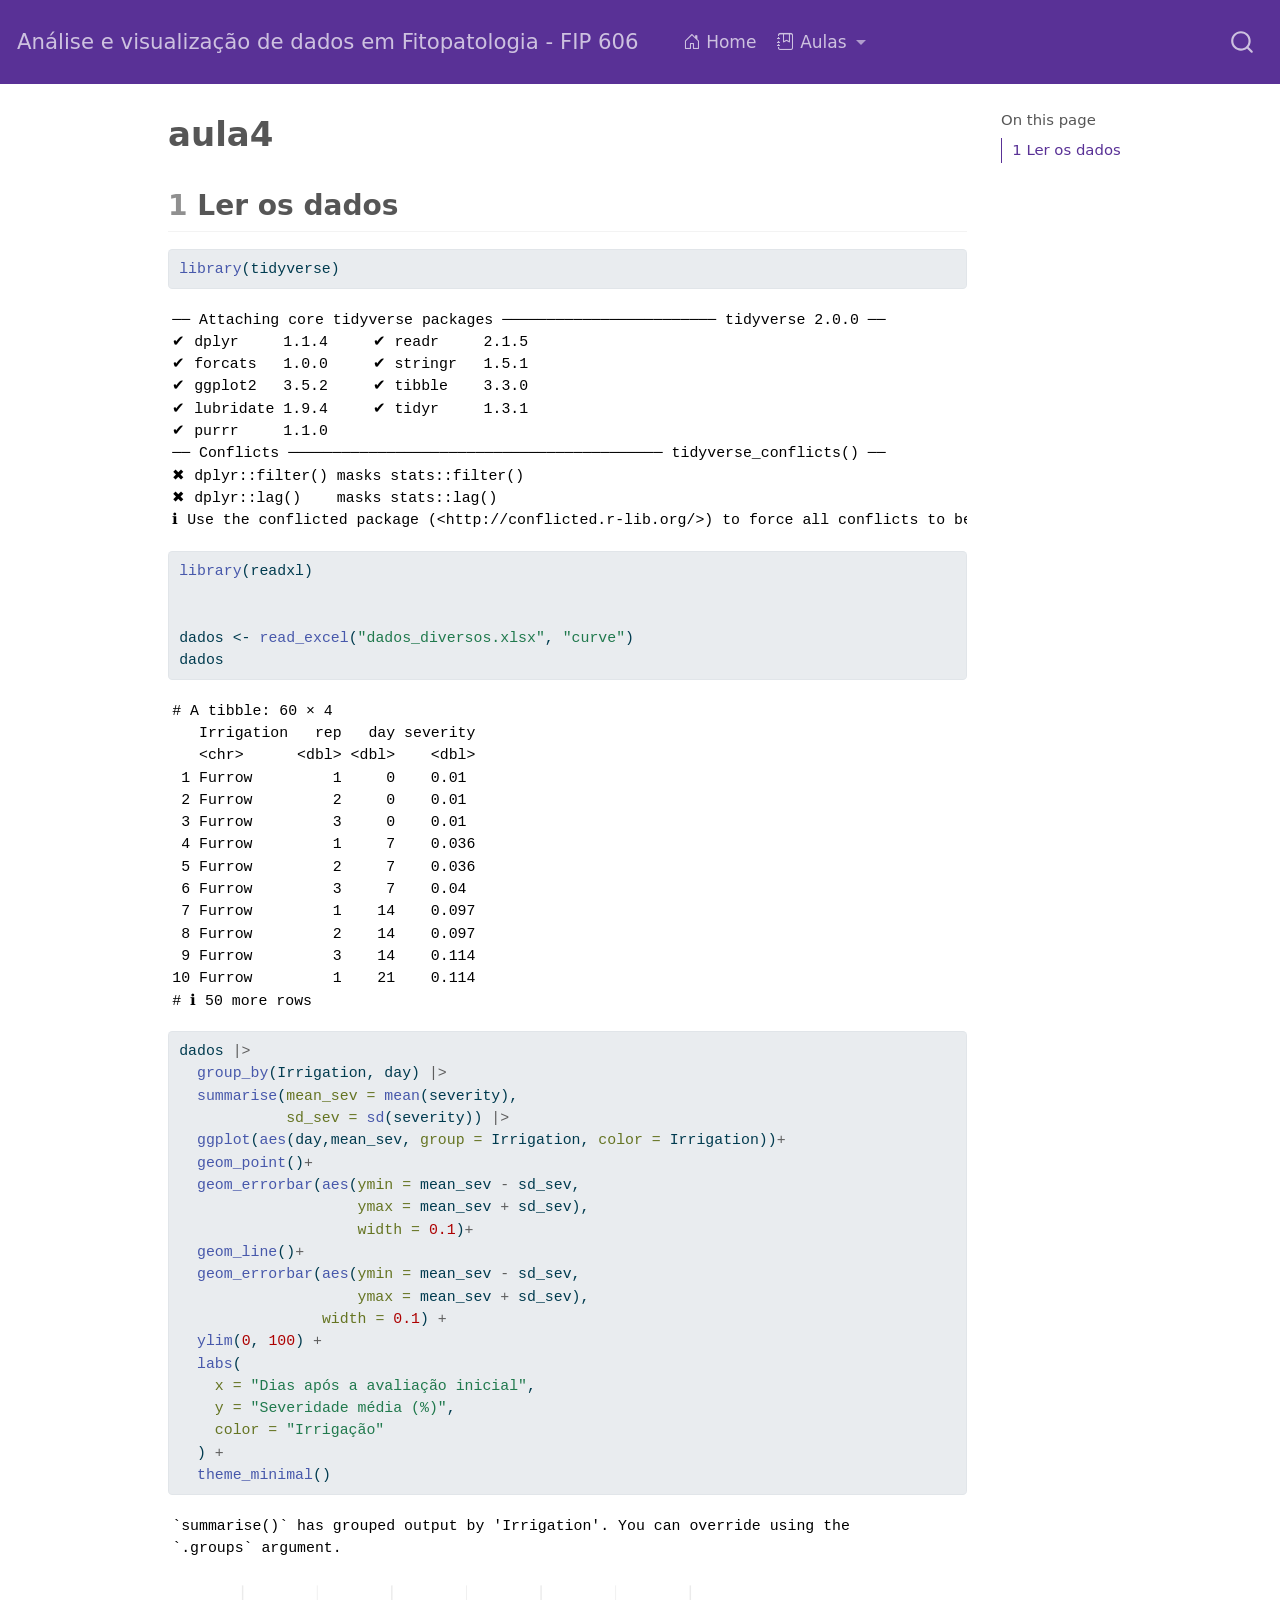
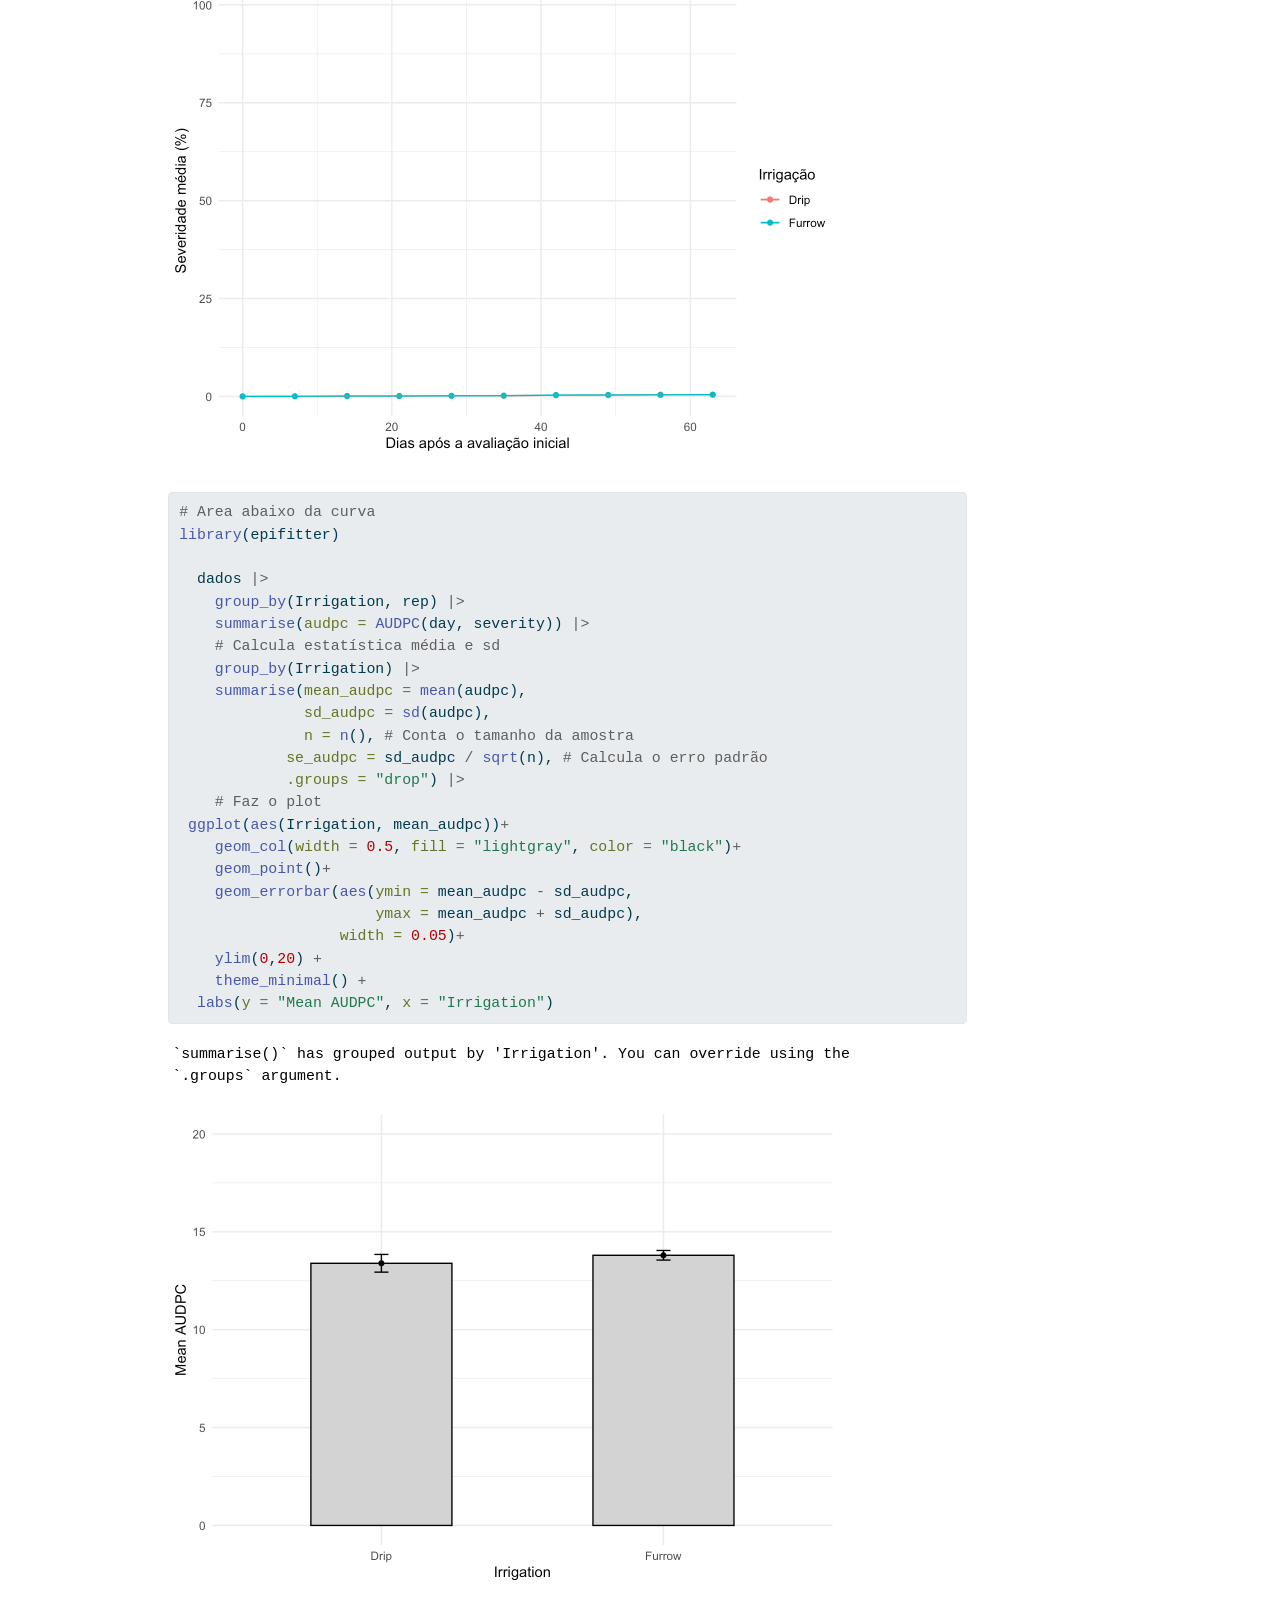
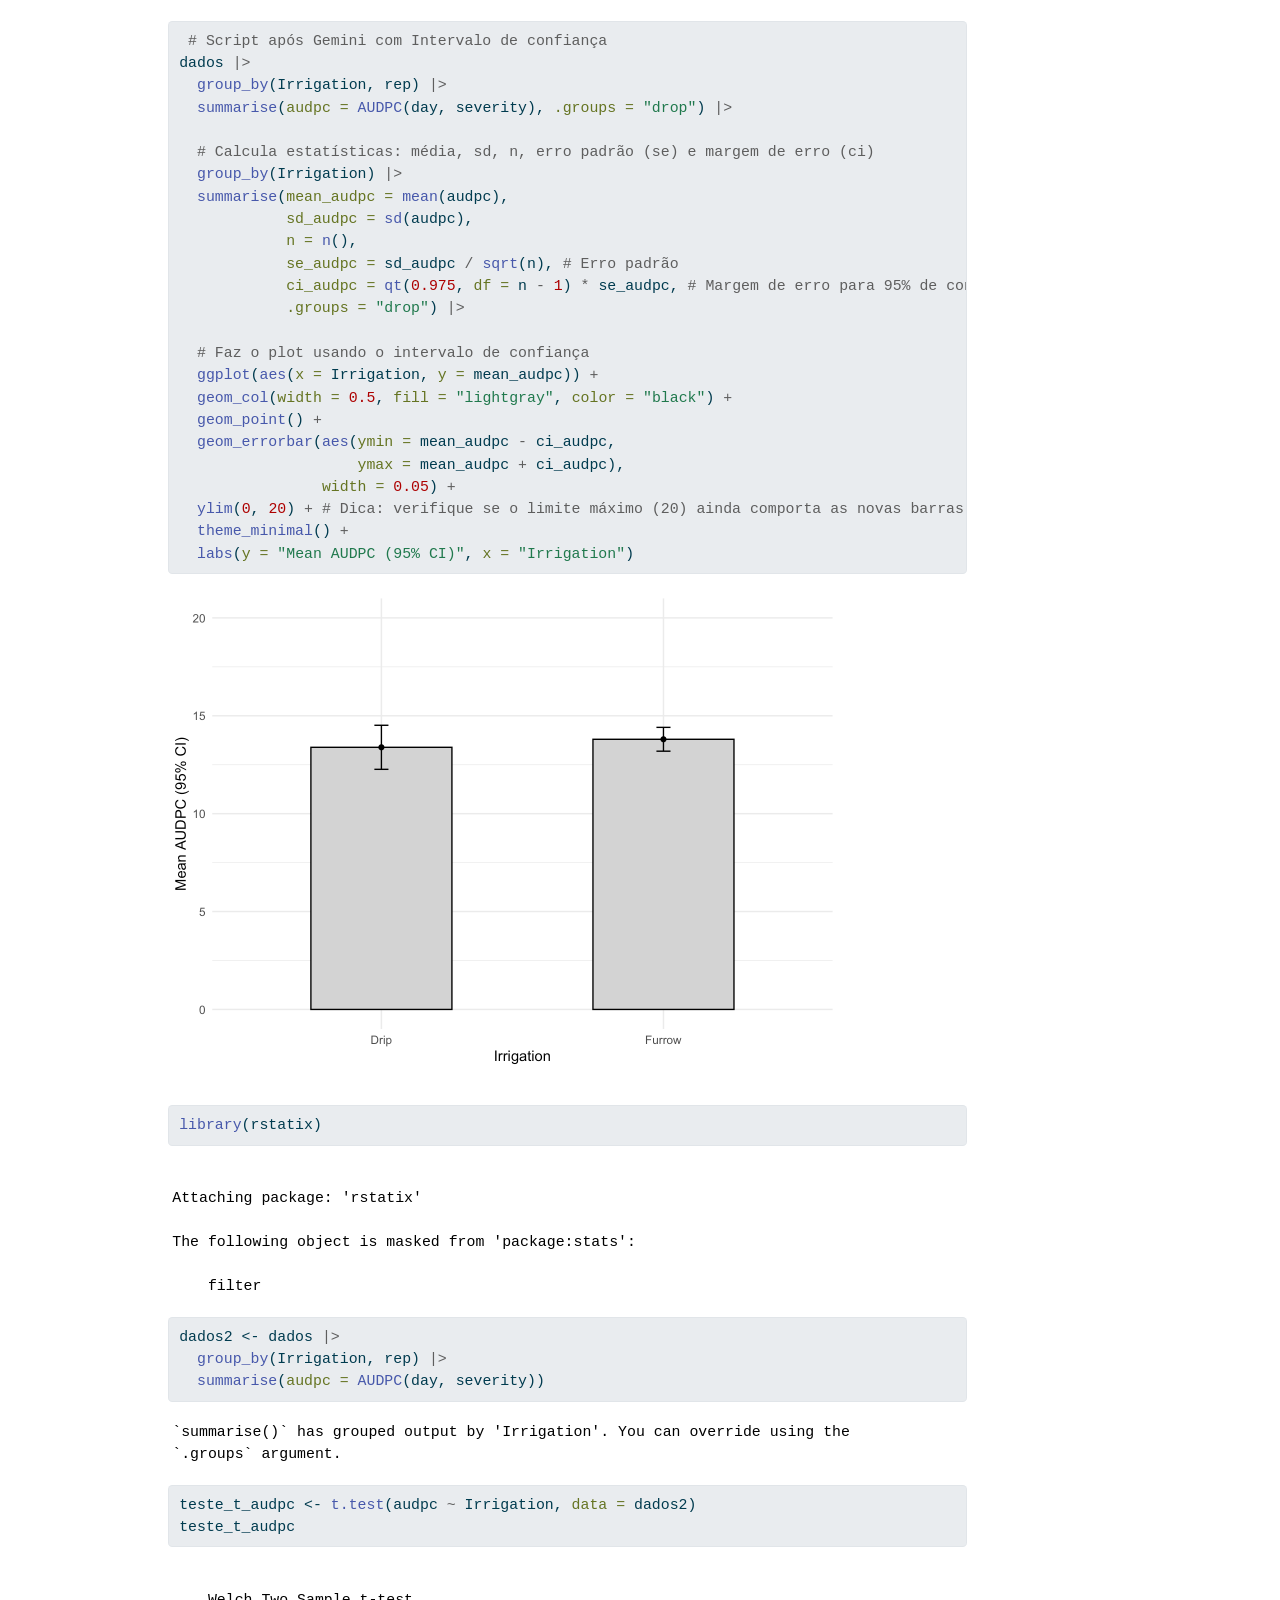
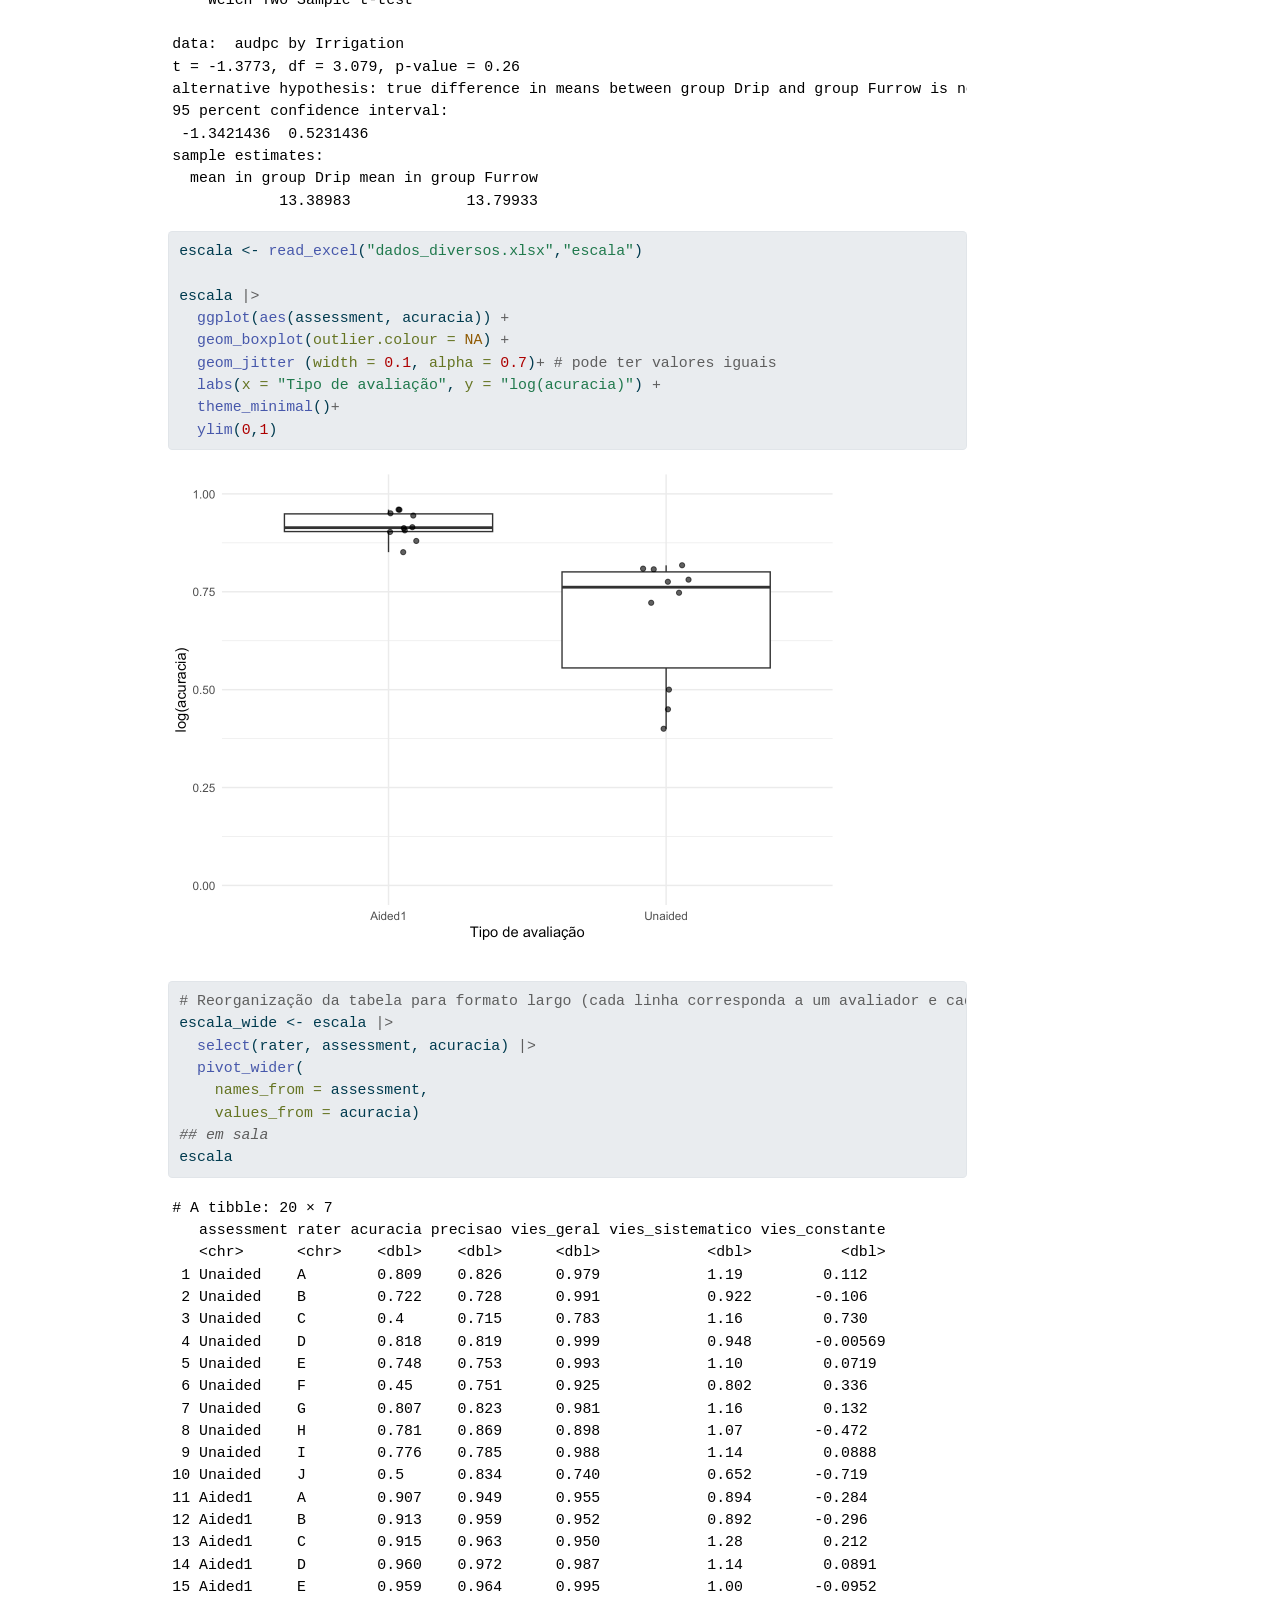
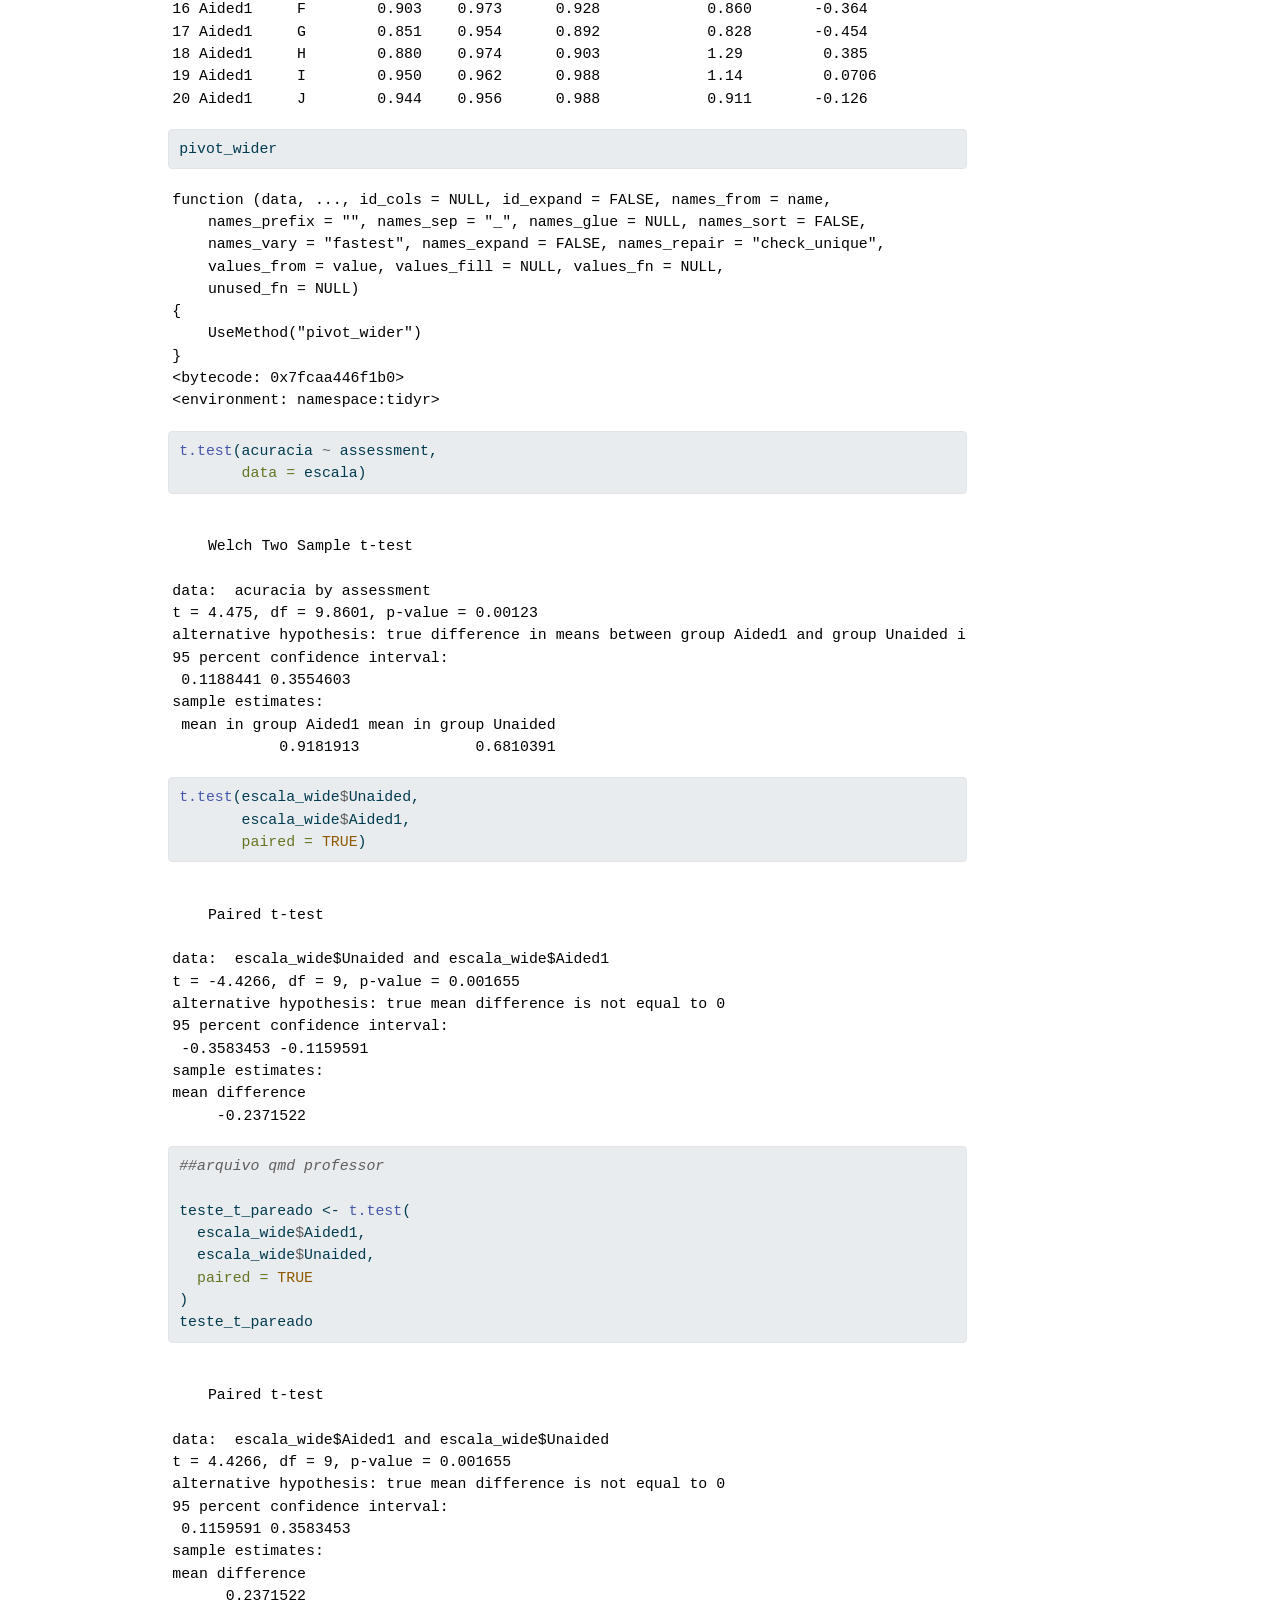
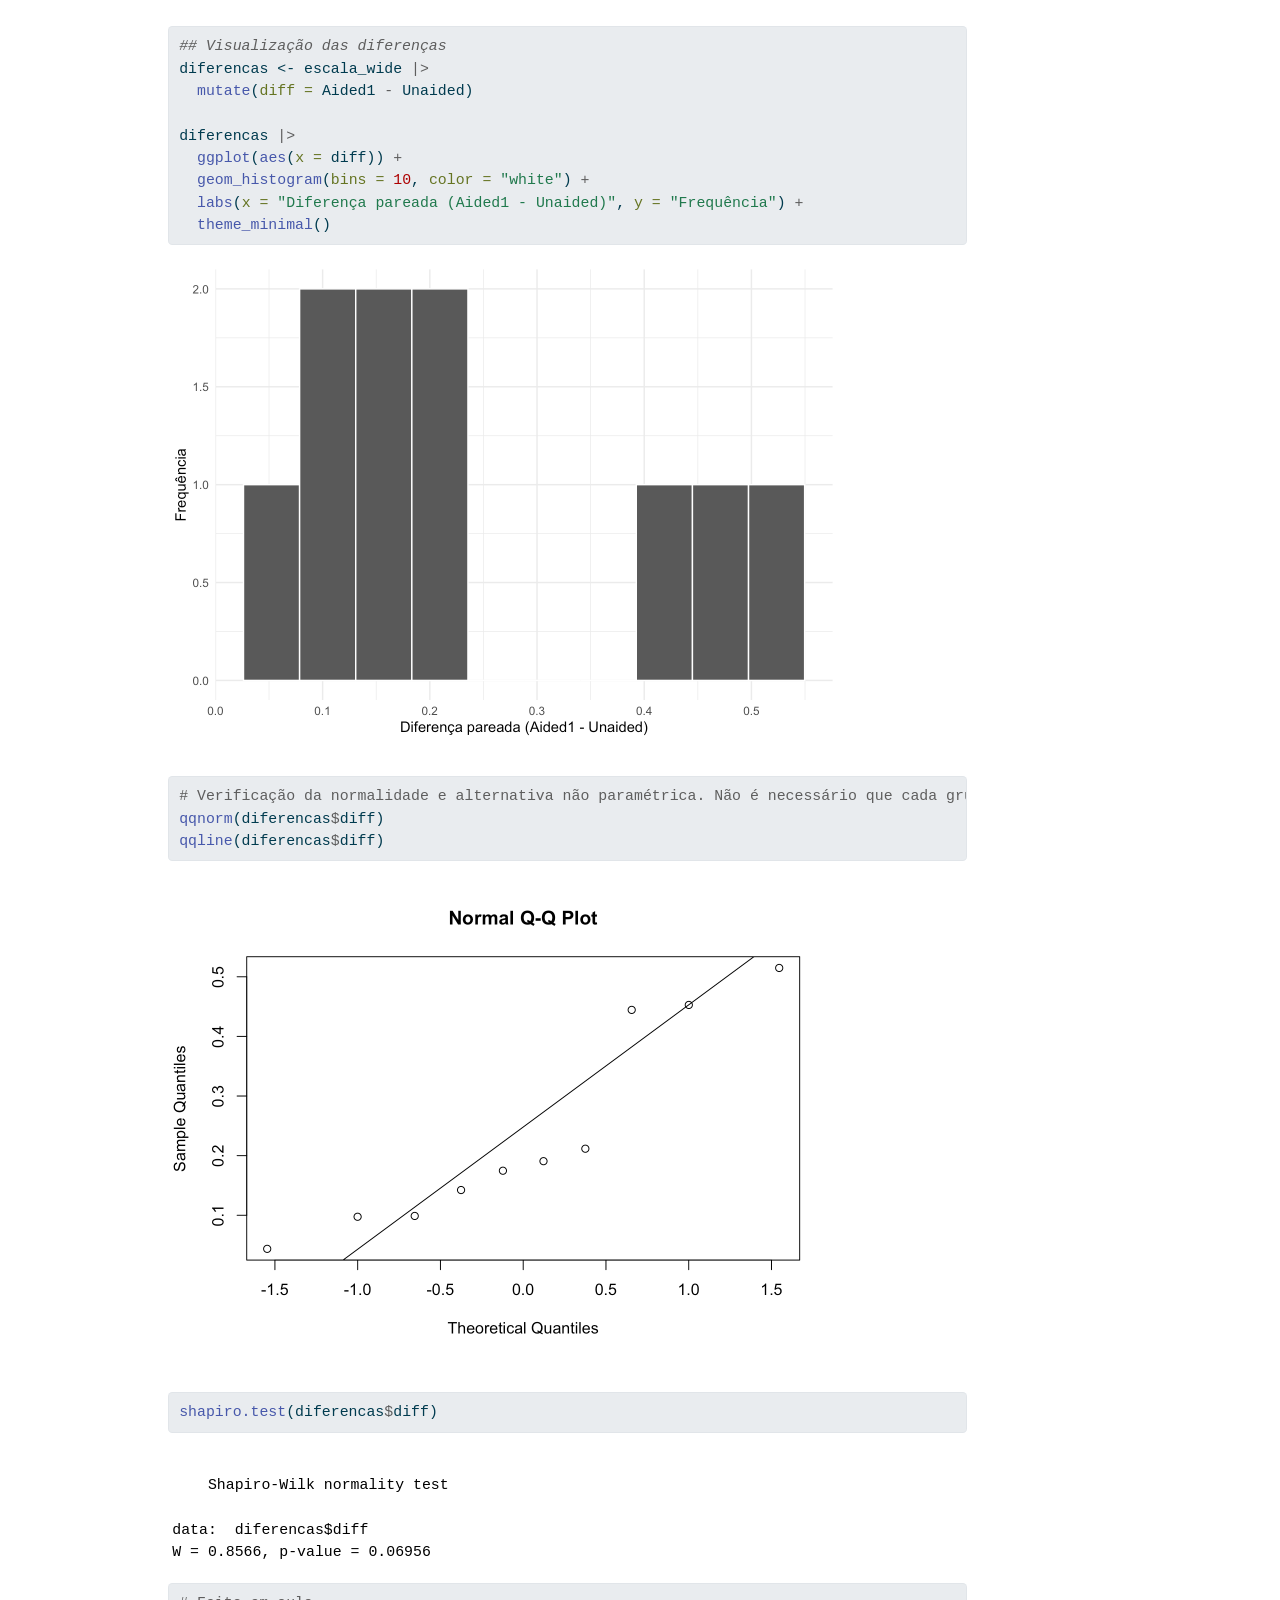
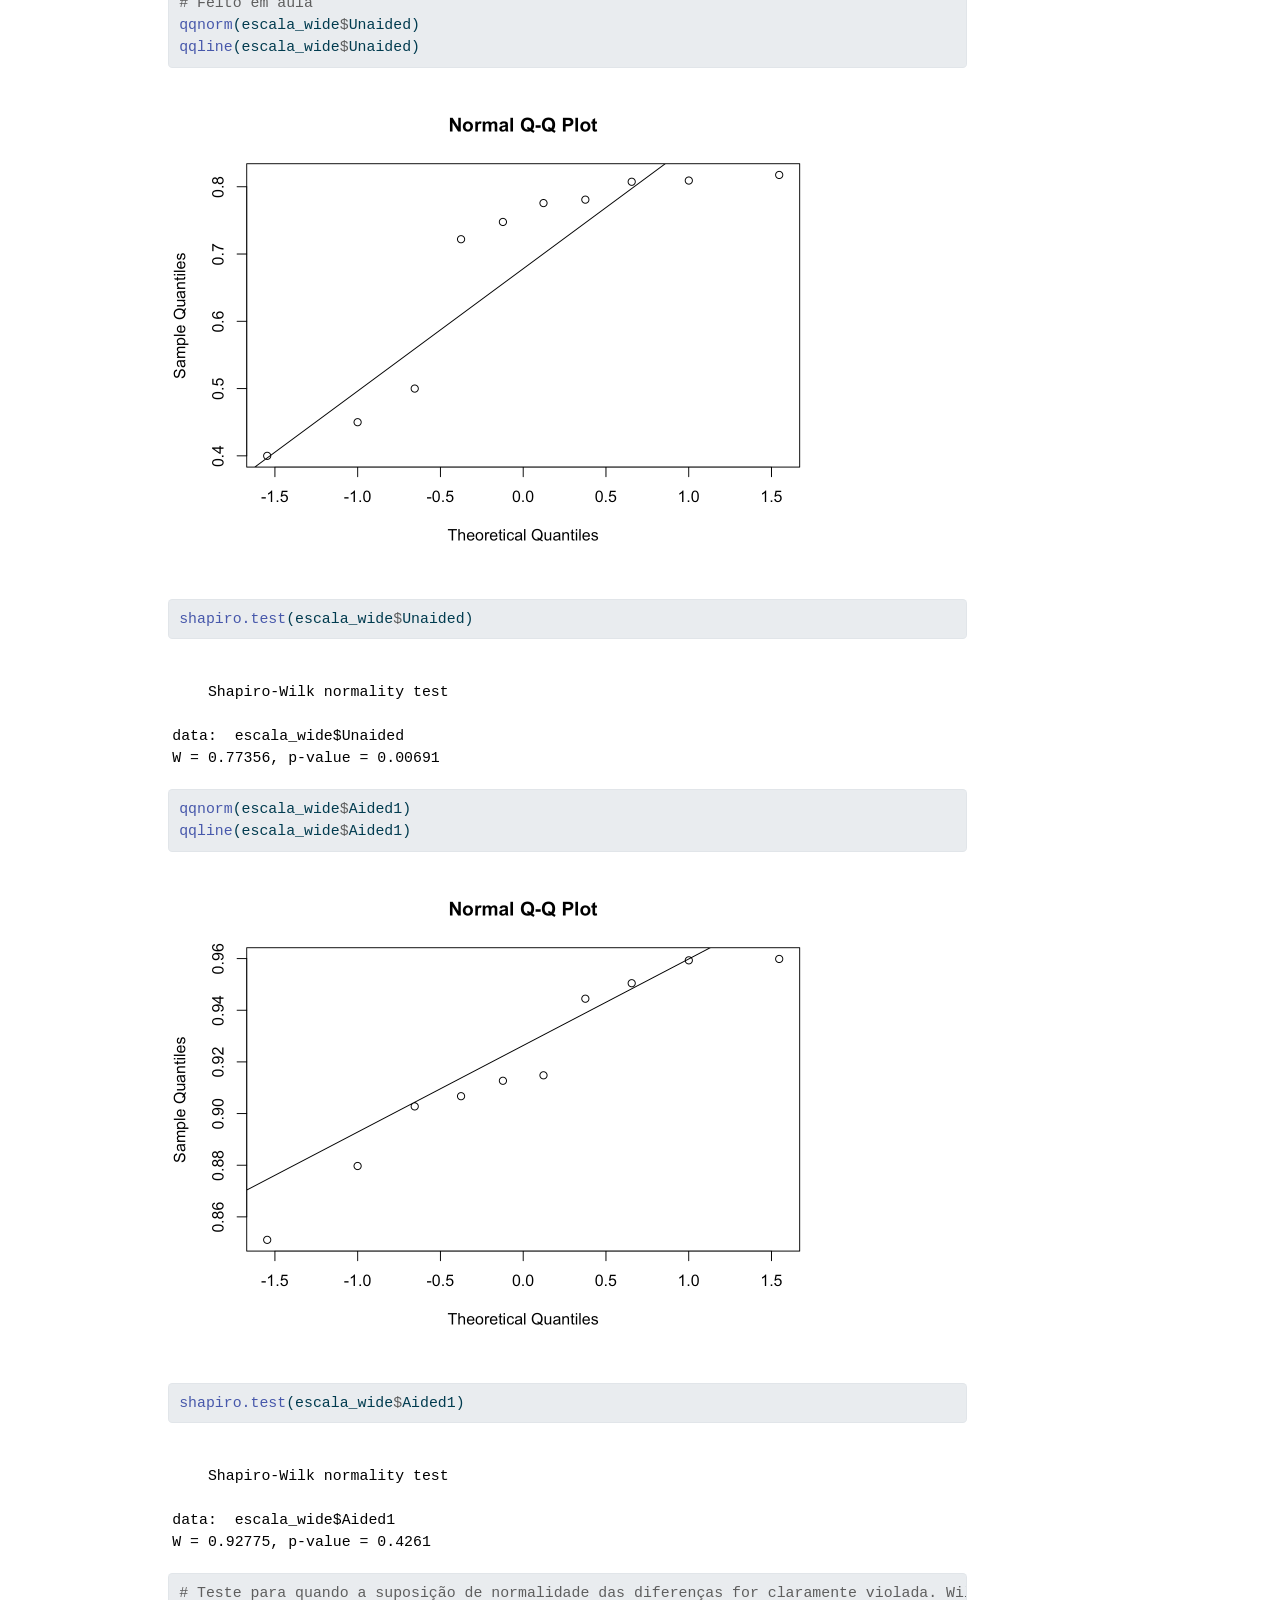
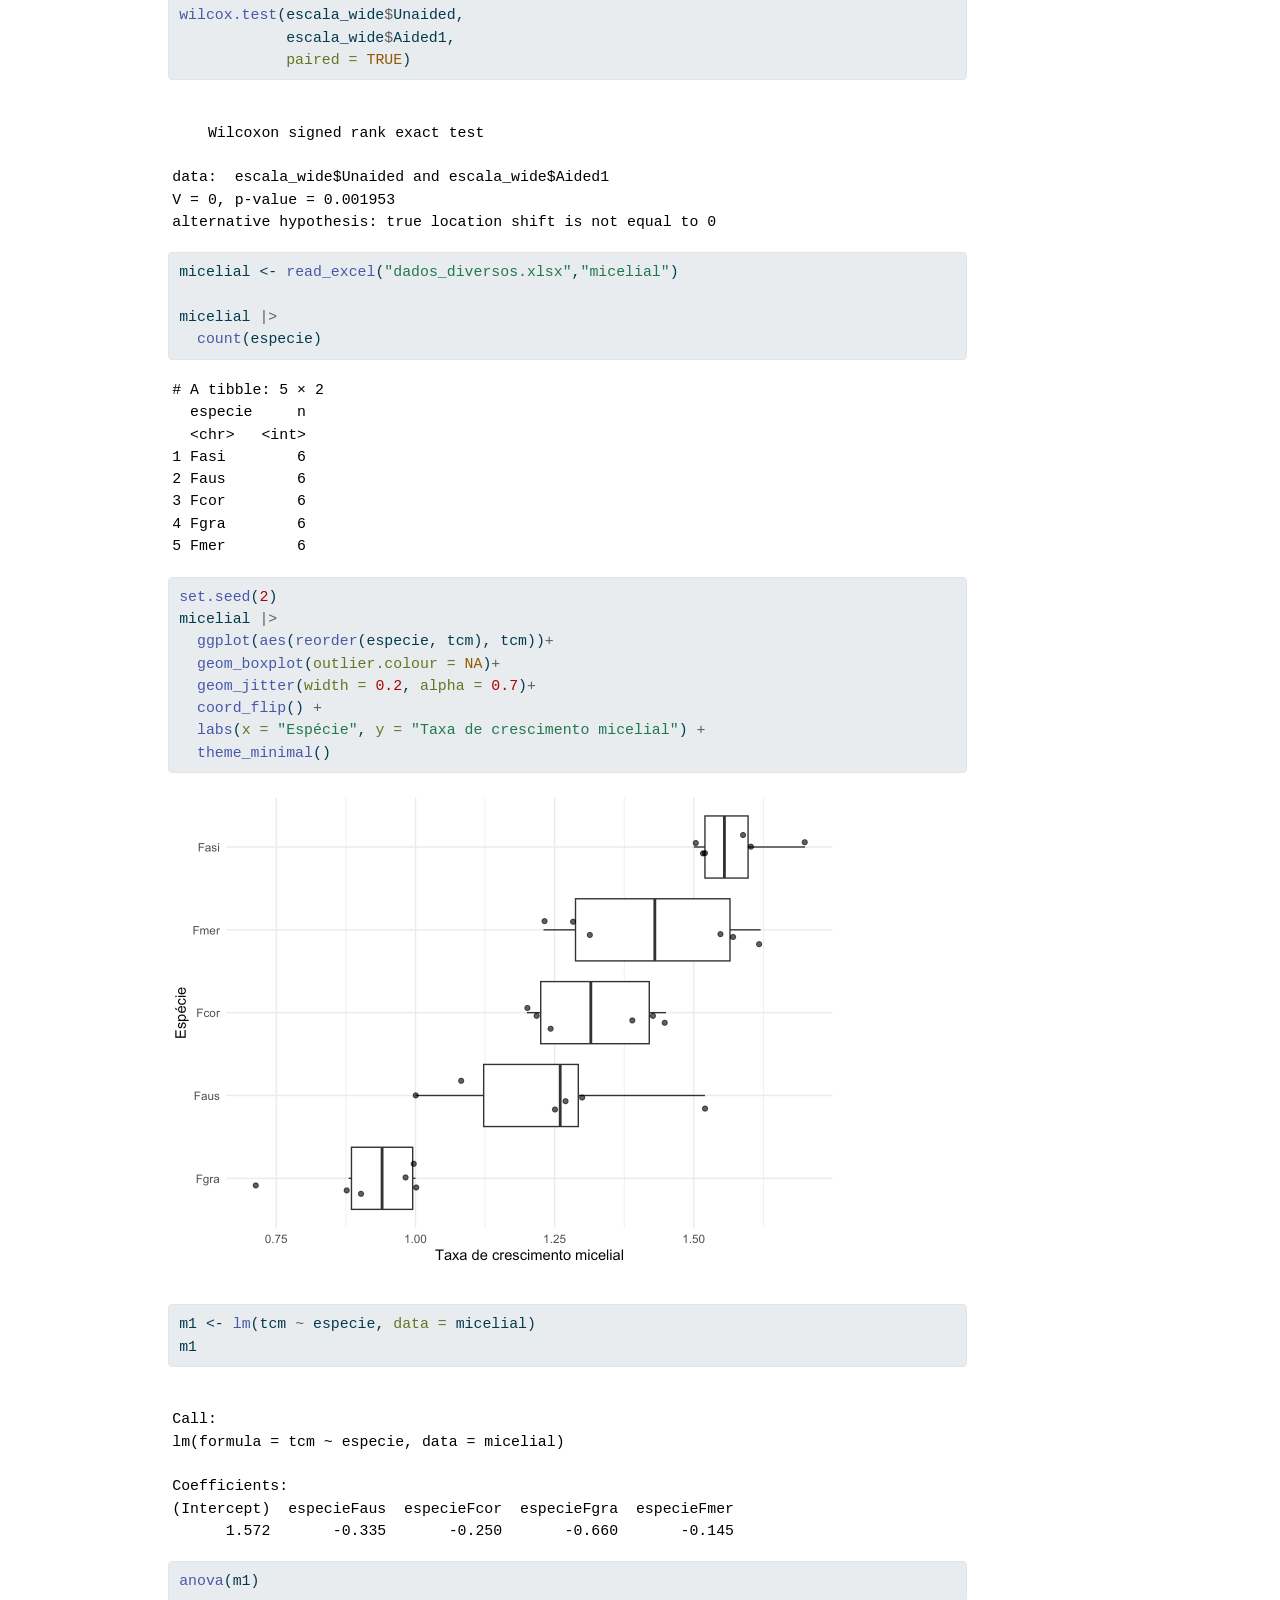
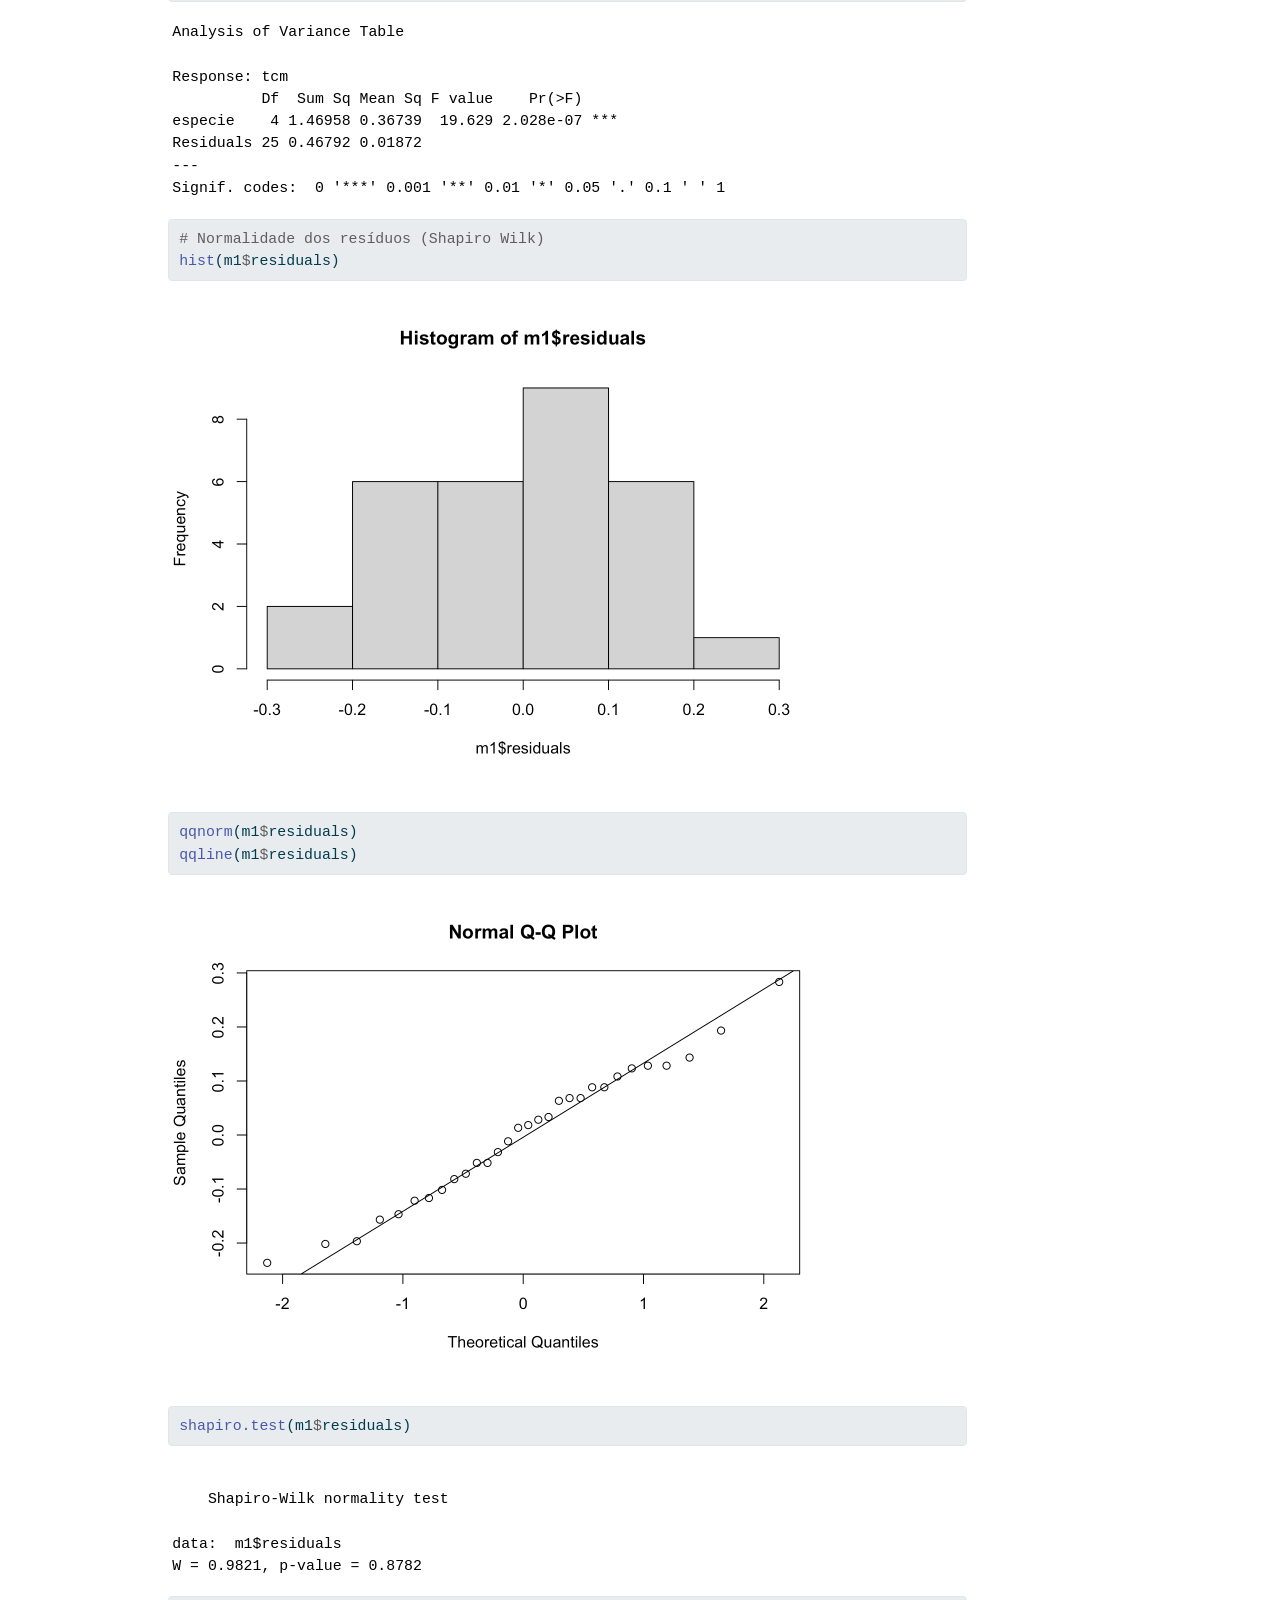
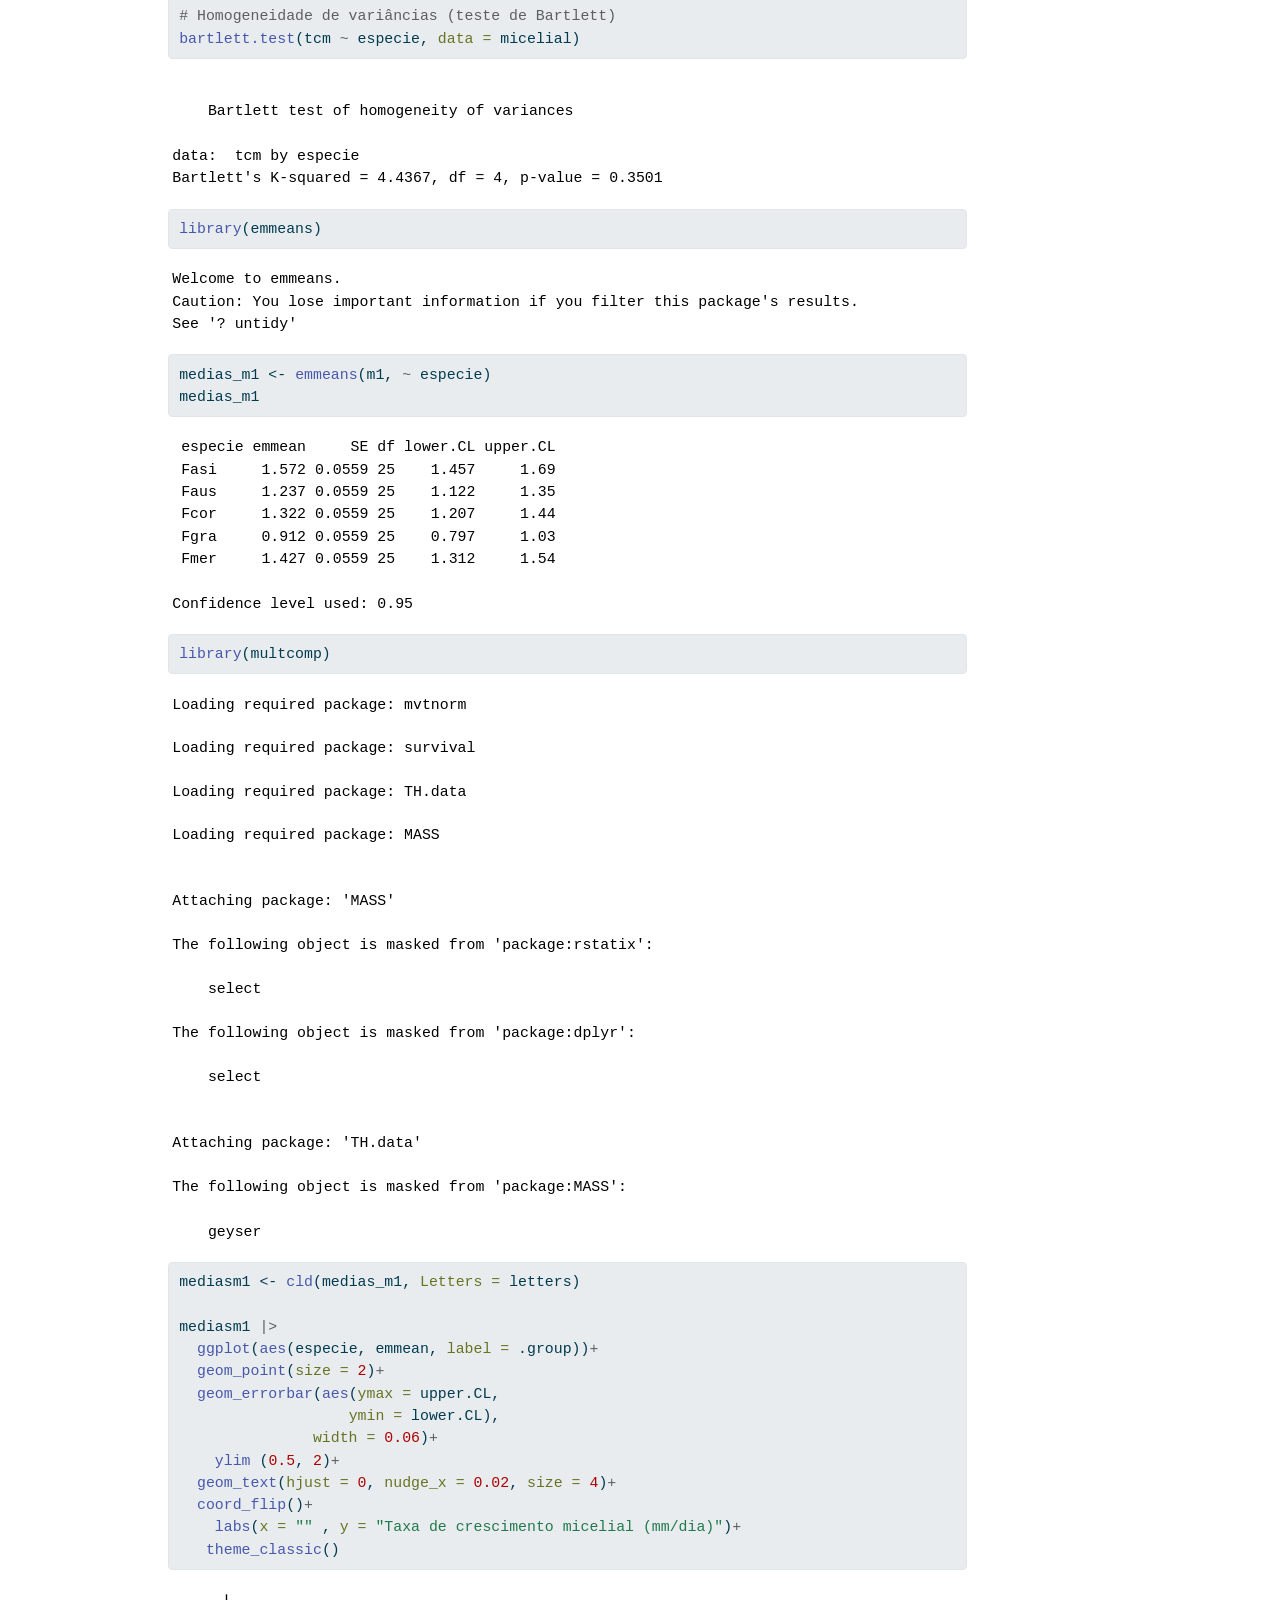
<file: docs/aula4.html>
<!DOCTYPE html>
<html xmlns="http://www.w3.org/1999/xhtml" lang="en" xml:lang="en"><head>

<meta charset="utf-8">
<meta name="generator" content="quarto-1.3.353">

<meta name="viewport" content="width=device-width, initial-scale=1.0, user-scalable=yes">


<title>Análise e visualização de dados em Fitopatologia - FIP 606 - aula4</title>
<style>
code{white-space: pre-wrap;}
span.smallcaps{font-variant: small-caps;}
div.columns{display: flex; gap: min(4vw, 1.5em);}
div.column{flex: auto; overflow-x: auto;}
div.hanging-indent{margin-left: 1.5em; text-indent: -1.5em;}
ul.task-list{list-style: none;}
ul.task-list li input[type="checkbox"] {
  width: 0.8em;
  margin: 0 0.8em 0.2em -1em; /* quarto-specific, see https://github.com/quarto-dev/quarto-cli/issues/4556 */ 
  vertical-align: middle;
}
/* CSS for syntax highlighting */
pre > code.sourceCode { white-space: pre; position: relative; }
pre > code.sourceCode > span { display: inline-block; line-height: 1.25; }
pre > code.sourceCode > span:empty { height: 1.2em; }
.sourceCode { overflow: visible; }
code.sourceCode > span { color: inherit; text-decoration: inherit; }
div.sourceCode { margin: 1em 0; }
pre.sourceCode { margin: 0; }
@media screen {
div.sourceCode { overflow: auto; }
}
@media print {
pre > code.sourceCode { white-space: pre-wrap; }
pre > code.sourceCode > span { text-indent: -5em; padding-left: 5em; }
}
pre.numberSource code
  { counter-reset: source-line 0; }
pre.numberSource code > span
  { position: relative; left: -4em; counter-increment: source-line; }
pre.numberSource code > span > a:first-child::before
  { content: counter(source-line);
    position: relative; left: -1em; text-align: right; vertical-align: baseline;
    border: none; display: inline-block;
    -webkit-touch-callout: none; -webkit-user-select: none;
    -khtml-user-select: none; -moz-user-select: none;
    -ms-user-select: none; user-select: none;
    padding: 0 4px; width: 4em;
  }
pre.numberSource { margin-left: 3em;  padding-left: 4px; }
div.sourceCode
  {   }
@media screen {
pre > code.sourceCode > span > a:first-child::before { text-decoration: underline; }
}
</style>


<script src="site_libs/quarto-nav/quarto-nav.js"></script>
<script src="site_libs/quarto-nav/headroom.min.js"></script>
<script src="site_libs/clipboard/clipboard.min.js"></script>
<script src="site_libs/quarto-search/autocomplete.umd.js"></script>
<script src="site_libs/quarto-search/fuse.min.js"></script>
<script src="site_libs/quarto-search/quarto-search.js"></script>
<meta name="quarto:offset" content="./">
<script src="site_libs/quarto-html/quarto.js"></script>
<script src="site_libs/quarto-html/popper.min.js"></script>
<script src="site_libs/quarto-html/tippy.umd.min.js"></script>
<script src="site_libs/quarto-html/anchor.min.js"></script>
<link href="site_libs/quarto-html/tippy.css" rel="stylesheet">
<link href="site_libs/quarto-html/quarto-syntax-highlighting.css" rel="stylesheet" id="quarto-text-highlighting-styles">
<script src="site_libs/bootstrap/bootstrap.min.js"></script>
<link href="site_libs/bootstrap/bootstrap-icons.css" rel="stylesheet">
<link href="site_libs/bootstrap/bootstrap.min.css" rel="stylesheet" id="quarto-bootstrap" data-mode="light">
<script id="quarto-search-options" type="application/json">{
  "location": "navbar",
  "copy-button": false,
  "collapse-after": 3,
  "panel-placement": "end",
  "type": "overlay",
  "limit": 20,
  "language": {
    "search-no-results-text": "No results",
    "search-matching-documents-text": "matching documents",
    "search-copy-link-title": "Copy link to search",
    "search-hide-matches-text": "Hide additional matches",
    "search-more-match-text": "more match in this document",
    "search-more-matches-text": "more matches in this document",
    "search-clear-button-title": "Clear",
    "search-detached-cancel-button-title": "Cancel",
    "search-submit-button-title": "Submit"
  }
}</script>


<link rel="stylesheet" href="styles.css">
</head>

<body class="nav-fixed">

<div id="quarto-search-results"></div>
  <header id="quarto-header" class="headroom fixed-top">
    <nav class="navbar navbar-expand-lg navbar-dark ">
      <div class="navbar-container container-fluid">
      <div class="navbar-brand-container">
    <a class="navbar-brand" href="./index.html">
    <span class="navbar-title">Análise e visualização de dados em Fitopatologia - FIP 606</span>
    </a>
  </div>
            <div id="quarto-search" class="" title="Search"></div>
          <button class="navbar-toggler" type="button" data-bs-toggle="collapse" data-bs-target="#navbarCollapse" aria-controls="navbarCollapse" aria-expanded="false" aria-label="Toggle navigation" onclick="if (window.quartoToggleHeadroom) { window.quartoToggleHeadroom(); }">
  <span class="navbar-toggler-icon"></span>
</button>
          <div class="collapse navbar-collapse" id="navbarCollapse">
            <ul class="navbar-nav navbar-nav-scroll me-auto">
  <li class="nav-item">
    <a class="nav-link" href="./index.html" rel="" target=""><i class="bi bi-house-door" role="img">
</i> 
 <span class="menu-text">Home</span></a>
  </li>  
  <li class="nav-item dropdown ">
    <a class="nav-link dropdown-toggle" href="#" id="nav-menu-aulas" role="button" data-bs-toggle="dropdown" aria-expanded="false" rel="" target="">
      <i class="bi bi-journal-bookmark" role="img">
</i> 
 <span class="menu-text">Aulas</span>
    </a>
    <ul class="dropdown-menu" aria-labelledby="nav-menu-aulas">    
        <li>
    <a class="dropdown-item" href="./aula1.html" rel="" target=""><i class="bi bi-book" role="img">
</i> 
 <span class="dropdown-text">Introdução</span></a>
  </li>  
        <li>
    <a class="dropdown-item" href="./aula2.html" rel="" target=""><i class="bi bi-bar-chart-line" role="img">
</i> 
 <span class="dropdown-text">Gráficos</span></a>
  </li>  
        <li>
    <a class="dropdown-item" href="./aula3.html" rel="" target=""><i class="bi bi-calculator" role="img">
</i> 
 <span class="dropdown-text">Teste t</span></a>
  </li>  
        <li>
    <a class="dropdown-item" href="./aula4.html" rel="" target=""><i class="bi bi-layers-half" role="img">
</i> 
 <span class="dropdown-text">ANOVA</span></a>
  </li>  
        <li>
    <a class="dropdown-item" href="./aula5.html" rel="" target=""><i class="bi bi-spellcheck" role="img">
</i> 
 <span class="dropdown-text">Teste de médias</span></a>
  </li>  
        <li>
    <a class="dropdown-item" href="./aula6.html" rel="" target=""><i class="bi bi-calculator" role="img">
</i> 
 <span class="dropdown-text">Fatorial</span></a>
  </li>  
        <li>
    <a class="dropdown-item" href="./aula7.html" rel="" target=""><i class="bi bi-layout-split" role="img">
</i> 
 <span class="dropdown-text">Parcelas subdivididas</span></a>
  </li>  
    </ul>
  </li>
</ul>
            <div class="quarto-navbar-tools ms-auto">
</div>
          </div> <!-- /navcollapse -->
      </div> <!-- /container-fluid -->
    </nav>
</header>
<!-- content -->
<div id="quarto-content" class="quarto-container page-columns page-rows-contents page-layout-article page-navbar">
<!-- sidebar -->
<!-- margin-sidebar -->
    <div id="quarto-margin-sidebar" class="sidebar margin-sidebar">
        <nav id="TOC" role="doc-toc" class="toc-active">
    <h2 id="toc-title">On this page</h2>
   
  <ul>
  <li><a href="#ler-os-dados" id="toc-ler-os-dados" class="nav-link active" data-scroll-target="#ler-os-dados"><span class="header-section-number">1</span> Ler os dados</a></li>
  </ul>
</nav>
    </div>
<!-- main -->
<main class="content" id="quarto-document-content">

<header id="title-block-header" class="quarto-title-block default">
<div class="quarto-title">
<h1 class="title">aula4</h1>
</div>



<div class="quarto-title-meta">

    
  
    
  </div>
  

</header>

<section id="ler-os-dados" class="level2" data-number="1">
<h2 data-number="1" class="anchored" data-anchor-id="ler-os-dados"><span class="header-section-number">1</span> Ler os dados</h2>
<div class="cell" data-hash="aula4_cache/html/unnamed-chunk-1_948aaea04678b202b52884d6ce74e03c">
<div class="sourceCode cell-code" id="cb1"><pre class="sourceCode r code-with-copy"><code class="sourceCode r"><span id="cb1-1"><a href="#cb1-1" aria-hidden="true" tabindex="-1"></a><span class="fu">library</span>(tidyverse)</span></code><button title="Copy to Clipboard" class="code-copy-button"><i class="bi"></i></button></pre></div>
<div class="cell-output cell-output-stderr">
<pre><code>── Attaching core tidyverse packages ──────────────────────── tidyverse 2.0.0 ──
✔ dplyr     1.1.4     ✔ readr     2.1.5
✔ forcats   1.0.0     ✔ stringr   1.5.1
✔ ggplot2   3.5.2     ✔ tibble    3.3.0
✔ lubridate 1.9.4     ✔ tidyr     1.3.1
✔ purrr     1.1.0     
── Conflicts ────────────────────────────────────────── tidyverse_conflicts() ──
✖ dplyr::filter() masks stats::filter()
✖ dplyr::lag()    masks stats::lag()
ℹ Use the conflicted package (&lt;http://conflicted.r-lib.org/&gt;) to force all conflicts to become errors</code></pre>
</div>
<div class="sourceCode cell-code" id="cb3"><pre class="sourceCode r code-with-copy"><code class="sourceCode r"><span id="cb3-1"><a href="#cb3-1" aria-hidden="true" tabindex="-1"></a><span class="fu">library</span>(readxl)</span>
<span id="cb3-2"><a href="#cb3-2" aria-hidden="true" tabindex="-1"></a></span>
<span id="cb3-3"><a href="#cb3-3" aria-hidden="true" tabindex="-1"></a></span>
<span id="cb3-4"><a href="#cb3-4" aria-hidden="true" tabindex="-1"></a>dados <span class="ot">&lt;-</span> <span class="fu">read_excel</span>(<span class="st">"dados_diversos.xlsx"</span>, <span class="st">"curve"</span>)</span>
<span id="cb3-5"><a href="#cb3-5" aria-hidden="true" tabindex="-1"></a>dados</span></code><button title="Copy to Clipboard" class="code-copy-button"><i class="bi"></i></button></pre></div>
<div class="cell-output cell-output-stdout">
<pre><code># A tibble: 60 × 4
   Irrigation   rep   day severity
   &lt;chr&gt;      &lt;dbl&gt; &lt;dbl&gt;    &lt;dbl&gt;
 1 Furrow         1     0    0.01 
 2 Furrow         2     0    0.01 
 3 Furrow         3     0    0.01 
 4 Furrow         1     7    0.036
 5 Furrow         2     7    0.036
 6 Furrow         3     7    0.04 
 7 Furrow         1    14    0.097
 8 Furrow         2    14    0.097
 9 Furrow         3    14    0.114
10 Furrow         1    21    0.114
# ℹ 50 more rows</code></pre>
</div>
<div class="sourceCode cell-code" id="cb5"><pre class="sourceCode r code-with-copy"><code class="sourceCode r"><span id="cb5-1"><a href="#cb5-1" aria-hidden="true" tabindex="-1"></a>dados <span class="sc">|&gt;</span></span>
<span id="cb5-2"><a href="#cb5-2" aria-hidden="true" tabindex="-1"></a>  <span class="fu">group_by</span>(Irrigation, day) <span class="sc">|&gt;</span></span>
<span id="cb5-3"><a href="#cb5-3" aria-hidden="true" tabindex="-1"></a>  <span class="fu">summarise</span>(<span class="at">mean_sev =</span> <span class="fu">mean</span>(severity),</span>
<span id="cb5-4"><a href="#cb5-4" aria-hidden="true" tabindex="-1"></a>            <span class="at">sd_sev =</span> <span class="fu">sd</span>(severity)) <span class="sc">|&gt;</span></span>
<span id="cb5-5"><a href="#cb5-5" aria-hidden="true" tabindex="-1"></a>  <span class="fu">ggplot</span>(<span class="fu">aes</span>(day,mean_sev, <span class="at">group =</span> Irrigation, <span class="at">color =</span> Irrigation))<span class="sc">+</span></span>
<span id="cb5-6"><a href="#cb5-6" aria-hidden="true" tabindex="-1"></a>  <span class="fu">geom_point</span>()<span class="sc">+</span></span>
<span id="cb5-7"><a href="#cb5-7" aria-hidden="true" tabindex="-1"></a>  <span class="fu">geom_errorbar</span>(<span class="fu">aes</span>(<span class="at">ymin =</span> mean_sev <span class="sc">-</span> sd_sev,</span>
<span id="cb5-8"><a href="#cb5-8" aria-hidden="true" tabindex="-1"></a>                    <span class="at">ymax =</span> mean_sev <span class="sc">+</span> sd_sev),</span>
<span id="cb5-9"><a href="#cb5-9" aria-hidden="true" tabindex="-1"></a>                    <span class="at">width =</span> <span class="fl">0.1</span>)<span class="sc">+</span></span>
<span id="cb5-10"><a href="#cb5-10" aria-hidden="true" tabindex="-1"></a>  <span class="fu">geom_line</span>()<span class="sc">+</span></span>
<span id="cb5-11"><a href="#cb5-11" aria-hidden="true" tabindex="-1"></a>  <span class="fu">geom_errorbar</span>(<span class="fu">aes</span>(<span class="at">ymin =</span> mean_sev <span class="sc">-</span> sd_sev,</span>
<span id="cb5-12"><a href="#cb5-12" aria-hidden="true" tabindex="-1"></a>                    <span class="at">ymax =</span> mean_sev <span class="sc">+</span> sd_sev),</span>
<span id="cb5-13"><a href="#cb5-13" aria-hidden="true" tabindex="-1"></a>                <span class="at">width =</span> <span class="fl">0.1</span>) <span class="sc">+</span></span>
<span id="cb5-14"><a href="#cb5-14" aria-hidden="true" tabindex="-1"></a>  <span class="fu">ylim</span>(<span class="dv">0</span>, <span class="dv">100</span>) <span class="sc">+</span></span>
<span id="cb5-15"><a href="#cb5-15" aria-hidden="true" tabindex="-1"></a>  <span class="fu">labs</span>(</span>
<span id="cb5-16"><a href="#cb5-16" aria-hidden="true" tabindex="-1"></a>    <span class="at">x =</span> <span class="st">"Dias após a avaliação inicial"</span>,</span>
<span id="cb5-17"><a href="#cb5-17" aria-hidden="true" tabindex="-1"></a>    <span class="at">y =</span> <span class="st">"Severidade média (%)"</span>,</span>
<span id="cb5-18"><a href="#cb5-18" aria-hidden="true" tabindex="-1"></a>    <span class="at">color =</span> <span class="st">"Irrigação"</span></span>
<span id="cb5-19"><a href="#cb5-19" aria-hidden="true" tabindex="-1"></a>  ) <span class="sc">+</span></span>
<span id="cb5-20"><a href="#cb5-20" aria-hidden="true" tabindex="-1"></a>  <span class="fu">theme_minimal</span>()</span></code><button title="Copy to Clipboard" class="code-copy-button"><i class="bi"></i></button></pre></div>
<div class="cell-output cell-output-stderr">
<pre><code>`summarise()` has grouped output by 'Irrigation'. You can override using the
`.groups` argument.</code></pre>
</div>
<div class="cell-output-display">
<p><img src="aula4_files/figure-html/unnamed-chunk-1-1.png" class="img-fluid" width="672"></p>
</div>
<div class="sourceCode cell-code" id="cb7"><pre class="sourceCode r code-with-copy"><code class="sourceCode r"><span id="cb7-1"><a href="#cb7-1" aria-hidden="true" tabindex="-1"></a><span class="co"># Area abaixo da curva</span></span>
<span id="cb7-2"><a href="#cb7-2" aria-hidden="true" tabindex="-1"></a><span class="fu">library</span>(epifitter)</span>
<span id="cb7-3"><a href="#cb7-3" aria-hidden="true" tabindex="-1"></a>  </span>
<span id="cb7-4"><a href="#cb7-4" aria-hidden="true" tabindex="-1"></a>  dados <span class="sc">|&gt;</span></span>
<span id="cb7-5"><a href="#cb7-5" aria-hidden="true" tabindex="-1"></a>    <span class="fu">group_by</span>(Irrigation, rep) <span class="sc">|&gt;</span></span>
<span id="cb7-6"><a href="#cb7-6" aria-hidden="true" tabindex="-1"></a>    <span class="fu">summarise</span>(<span class="at">audpc =</span> <span class="fu">AUDPC</span>(day, severity)) <span class="sc">|&gt;</span></span>
<span id="cb7-7"><a href="#cb7-7" aria-hidden="true" tabindex="-1"></a>    <span class="co"># Calcula estatística média e sd</span></span>
<span id="cb7-8"><a href="#cb7-8" aria-hidden="true" tabindex="-1"></a>    <span class="fu">group_by</span>(Irrigation) <span class="sc">|&gt;</span></span>
<span id="cb7-9"><a href="#cb7-9" aria-hidden="true" tabindex="-1"></a>    <span class="fu">summarise</span>(<span class="at">mean_audpc =</span> <span class="fu">mean</span>(audpc),</span>
<span id="cb7-10"><a href="#cb7-10" aria-hidden="true" tabindex="-1"></a>              <span class="at">sd_audpc =</span> <span class="fu">sd</span>(audpc),</span>
<span id="cb7-11"><a href="#cb7-11" aria-hidden="true" tabindex="-1"></a>              <span class="at">n =</span> <span class="fu">n</span>(), <span class="co"># Conta o tamanho da amostra</span></span>
<span id="cb7-12"><a href="#cb7-12" aria-hidden="true" tabindex="-1"></a>            <span class="at">se_audpc =</span> sd_audpc <span class="sc">/</span> <span class="fu">sqrt</span>(n), <span class="co"># Calcula o erro padrão</span></span>
<span id="cb7-13"><a href="#cb7-13" aria-hidden="true" tabindex="-1"></a>            <span class="at">.groups =</span> <span class="st">"drop"</span>) <span class="sc">|&gt;</span></span>
<span id="cb7-14"><a href="#cb7-14" aria-hidden="true" tabindex="-1"></a>    <span class="co"># Faz o plot</span></span>
<span id="cb7-15"><a href="#cb7-15" aria-hidden="true" tabindex="-1"></a> <span class="fu">ggplot</span>(<span class="fu">aes</span>(Irrigation, mean_audpc))<span class="sc">+</span></span>
<span id="cb7-16"><a href="#cb7-16" aria-hidden="true" tabindex="-1"></a>    <span class="fu">geom_col</span>(<span class="at">width =</span> <span class="fl">0.5</span>, <span class="at">fill =</span> <span class="st">"lightgray"</span>, <span class="at">color =</span> <span class="st">"black"</span>)<span class="sc">+</span></span>
<span id="cb7-17"><a href="#cb7-17" aria-hidden="true" tabindex="-1"></a>    <span class="fu">geom_point</span>()<span class="sc">+</span></span>
<span id="cb7-18"><a href="#cb7-18" aria-hidden="true" tabindex="-1"></a>    <span class="fu">geom_errorbar</span>(<span class="fu">aes</span>(<span class="at">ymin =</span> mean_audpc <span class="sc">-</span> sd_audpc,</span>
<span id="cb7-19"><a href="#cb7-19" aria-hidden="true" tabindex="-1"></a>                      <span class="at">ymax =</span> mean_audpc <span class="sc">+</span> sd_audpc),</span>
<span id="cb7-20"><a href="#cb7-20" aria-hidden="true" tabindex="-1"></a>                  <span class="at">width =</span> <span class="fl">0.05</span>)<span class="sc">+</span></span>
<span id="cb7-21"><a href="#cb7-21" aria-hidden="true" tabindex="-1"></a>    <span class="fu">ylim</span>(<span class="dv">0</span>,<span class="dv">20</span>) <span class="sc">+</span></span>
<span id="cb7-22"><a href="#cb7-22" aria-hidden="true" tabindex="-1"></a>    <span class="fu">theme_minimal</span>() <span class="sc">+</span></span>
<span id="cb7-23"><a href="#cb7-23" aria-hidden="true" tabindex="-1"></a>  <span class="fu">labs</span>(<span class="at">y =</span> <span class="st">"Mean AUDPC"</span>, <span class="at">x =</span> <span class="st">"Irrigation"</span>)</span></code><button title="Copy to Clipboard" class="code-copy-button"><i class="bi"></i></button></pre></div>
<div class="cell-output cell-output-stderr">
<pre><code>`summarise()` has grouped output by 'Irrigation'. You can override using the
`.groups` argument.</code></pre>
</div>
<div class="cell-output-display">
<p><img src="aula4_files/figure-html/unnamed-chunk-1-2.png" class="img-fluid" width="672"></p>
</div>
<div class="sourceCode cell-code" id="cb9"><pre class="sourceCode r code-with-copy"><code class="sourceCode r"><span id="cb9-1"><a href="#cb9-1" aria-hidden="true" tabindex="-1"></a> <span class="co"># Script após Gemini com Intervalo de confiança </span></span>
<span id="cb9-2"><a href="#cb9-2" aria-hidden="true" tabindex="-1"></a>dados <span class="sc">|&gt;</span></span>
<span id="cb9-3"><a href="#cb9-3" aria-hidden="true" tabindex="-1"></a>  <span class="fu">group_by</span>(Irrigation, rep) <span class="sc">|&gt;</span></span>
<span id="cb9-4"><a href="#cb9-4" aria-hidden="true" tabindex="-1"></a>  <span class="fu">summarise</span>(<span class="at">audpc =</span> <span class="fu">AUDPC</span>(day, severity), <span class="at">.groups =</span> <span class="st">"drop"</span>) <span class="sc">|&gt;</span></span>
<span id="cb9-5"><a href="#cb9-5" aria-hidden="true" tabindex="-1"></a>  </span>
<span id="cb9-6"><a href="#cb9-6" aria-hidden="true" tabindex="-1"></a>  <span class="co"># Calcula estatísticas: média, sd, n, erro padrão (se) e margem de erro (ci)</span></span>
<span id="cb9-7"><a href="#cb9-7" aria-hidden="true" tabindex="-1"></a>  <span class="fu">group_by</span>(Irrigation) <span class="sc">|&gt;</span></span>
<span id="cb9-8"><a href="#cb9-8" aria-hidden="true" tabindex="-1"></a>  <span class="fu">summarise</span>(<span class="at">mean_audpc =</span> <span class="fu">mean</span>(audpc),</span>
<span id="cb9-9"><a href="#cb9-9" aria-hidden="true" tabindex="-1"></a>            <span class="at">sd_audpc =</span> <span class="fu">sd</span>(audpc),</span>
<span id="cb9-10"><a href="#cb9-10" aria-hidden="true" tabindex="-1"></a>            <span class="at">n =</span> <span class="fu">n</span>(), </span>
<span id="cb9-11"><a href="#cb9-11" aria-hidden="true" tabindex="-1"></a>            <span class="at">se_audpc =</span> sd_audpc <span class="sc">/</span> <span class="fu">sqrt</span>(n), <span class="co"># Erro padrão</span></span>
<span id="cb9-12"><a href="#cb9-12" aria-hidden="true" tabindex="-1"></a>            <span class="at">ci_audpc =</span> <span class="fu">qt</span>(<span class="fl">0.975</span>, <span class="at">df =</span> n <span class="sc">-</span> <span class="dv">1</span>) <span class="sc">*</span> se_audpc, <span class="co"># Margem de erro para 95% de confiança</span></span>
<span id="cb9-13"><a href="#cb9-13" aria-hidden="true" tabindex="-1"></a>            <span class="at">.groups =</span> <span class="st">"drop"</span>) <span class="sc">|&gt;</span></span>
<span id="cb9-14"><a href="#cb9-14" aria-hidden="true" tabindex="-1"></a>  </span>
<span id="cb9-15"><a href="#cb9-15" aria-hidden="true" tabindex="-1"></a>  <span class="co"># Faz o plot usando o intervalo de confiança</span></span>
<span id="cb9-16"><a href="#cb9-16" aria-hidden="true" tabindex="-1"></a>  <span class="fu">ggplot</span>(<span class="fu">aes</span>(<span class="at">x =</span> Irrigation, <span class="at">y =</span> mean_audpc)) <span class="sc">+</span></span>
<span id="cb9-17"><a href="#cb9-17" aria-hidden="true" tabindex="-1"></a>  <span class="fu">geom_col</span>(<span class="at">width =</span> <span class="fl">0.5</span>, <span class="at">fill =</span> <span class="st">"lightgray"</span>, <span class="at">color =</span> <span class="st">"black"</span>) <span class="sc">+</span></span>
<span id="cb9-18"><a href="#cb9-18" aria-hidden="true" tabindex="-1"></a>  <span class="fu">geom_point</span>() <span class="sc">+</span></span>
<span id="cb9-19"><a href="#cb9-19" aria-hidden="true" tabindex="-1"></a>  <span class="fu">geom_errorbar</span>(<span class="fu">aes</span>(<span class="at">ymin =</span> mean_audpc <span class="sc">-</span> ci_audpc,</span>
<span id="cb9-20"><a href="#cb9-20" aria-hidden="true" tabindex="-1"></a>                    <span class="at">ymax =</span> mean_audpc <span class="sc">+</span> ci_audpc),</span>
<span id="cb9-21"><a href="#cb9-21" aria-hidden="true" tabindex="-1"></a>                <span class="at">width =</span> <span class="fl">0.05</span>) <span class="sc">+</span></span>
<span id="cb9-22"><a href="#cb9-22" aria-hidden="true" tabindex="-1"></a>  <span class="fu">ylim</span>(<span class="dv">0</span>, <span class="dv">20</span>) <span class="sc">+</span> <span class="co"># Dica: verifique se o limite máximo (20) ainda comporta as novas barras</span></span>
<span id="cb9-23"><a href="#cb9-23" aria-hidden="true" tabindex="-1"></a>  <span class="fu">theme_minimal</span>() <span class="sc">+</span></span>
<span id="cb9-24"><a href="#cb9-24" aria-hidden="true" tabindex="-1"></a>  <span class="fu">labs</span>(<span class="at">y =</span> <span class="st">"Mean AUDPC (95% CI)"</span>, <span class="at">x =</span> <span class="st">"Irrigation"</span>)</span></code><button title="Copy to Clipboard" class="code-copy-button"><i class="bi"></i></button></pre></div>
<div class="cell-output-display">
<p><img src="aula4_files/figure-html/unnamed-chunk-1-3.png" class="img-fluid" width="672"></p>
</div>
</div>
<div class="cell" data-hash="aula4_cache/html/unnamed-chunk-2_1a0873423a4bb8cf785c2d43f5cfad8c">
<div class="sourceCode cell-code" id="cb10"><pre class="sourceCode r code-with-copy"><code class="sourceCode r"><span id="cb10-1"><a href="#cb10-1" aria-hidden="true" tabindex="-1"></a><span class="fu">library</span>(rstatix)</span></code><button title="Copy to Clipboard" class="code-copy-button"><i class="bi"></i></button></pre></div>
<div class="cell-output cell-output-stderr">
<pre><code>
Attaching package: 'rstatix'</code></pre>
</div>
<div class="cell-output cell-output-stderr">
<pre><code>The following object is masked from 'package:stats':

    filter</code></pre>
</div>
<div class="sourceCode cell-code" id="cb13"><pre class="sourceCode r code-with-copy"><code class="sourceCode r"><span id="cb13-1"><a href="#cb13-1" aria-hidden="true" tabindex="-1"></a>dados2 <span class="ot">&lt;-</span> dados <span class="sc">|&gt;</span></span>
<span id="cb13-2"><a href="#cb13-2" aria-hidden="true" tabindex="-1"></a>  <span class="fu">group_by</span>(Irrigation, rep) <span class="sc">|&gt;</span></span>
<span id="cb13-3"><a href="#cb13-3" aria-hidden="true" tabindex="-1"></a>  <span class="fu">summarise</span>(<span class="at">audpc =</span> <span class="fu">AUDPC</span>(day, severity))</span></code><button title="Copy to Clipboard" class="code-copy-button"><i class="bi"></i></button></pre></div>
<div class="cell-output cell-output-stderr">
<pre><code>`summarise()` has grouped output by 'Irrigation'. You can override using the
`.groups` argument.</code></pre>
</div>
<div class="sourceCode cell-code" id="cb15"><pre class="sourceCode r code-with-copy"><code class="sourceCode r"><span id="cb15-1"><a href="#cb15-1" aria-hidden="true" tabindex="-1"></a>teste_t_audpc <span class="ot">&lt;-</span> <span class="fu">t.test</span>(audpc <span class="sc">~</span> Irrigation, <span class="at">data =</span> dados2)</span>
<span id="cb15-2"><a href="#cb15-2" aria-hidden="true" tabindex="-1"></a>teste_t_audpc </span></code><button title="Copy to Clipboard" class="code-copy-button"><i class="bi"></i></button></pre></div>
<div class="cell-output cell-output-stdout">
<pre><code>
    Welch Two Sample t-test

data:  audpc by Irrigation
t = -1.3773, df = 3.079, p-value = 0.26
alternative hypothesis: true difference in means between group Drip and group Furrow is not equal to 0
95 percent confidence interval:
 -1.3421436  0.5231436
sample estimates:
  mean in group Drip mean in group Furrow 
            13.38983             13.79933 </code></pre>
</div>
</div>
<div class="cell" data-hash="aula4_cache/html/unnamed-chunk-3_2bce2b30ce7d416a9632e867ab8c91f1">
<div class="sourceCode cell-code" id="cb17"><pre class="sourceCode r code-with-copy"><code class="sourceCode r"><span id="cb17-1"><a href="#cb17-1" aria-hidden="true" tabindex="-1"></a>escala <span class="ot">&lt;-</span> <span class="fu">read_excel</span>(<span class="st">"dados_diversos.xlsx"</span>,<span class="st">"escala"</span>)</span>
<span id="cb17-2"><a href="#cb17-2" aria-hidden="true" tabindex="-1"></a></span>
<span id="cb17-3"><a href="#cb17-3" aria-hidden="true" tabindex="-1"></a>escala <span class="sc">|&gt;</span></span>
<span id="cb17-4"><a href="#cb17-4" aria-hidden="true" tabindex="-1"></a>  <span class="fu">ggplot</span>(<span class="fu">aes</span>(assessment, acuracia)) <span class="sc">+</span></span>
<span id="cb17-5"><a href="#cb17-5" aria-hidden="true" tabindex="-1"></a>  <span class="fu">geom_boxplot</span>(<span class="at">outlier.colour =</span> <span class="cn">NA</span>) <span class="sc">+</span></span>
<span id="cb17-6"><a href="#cb17-6" aria-hidden="true" tabindex="-1"></a>  <span class="fu">geom_jitter</span> (<span class="at">width =</span> <span class="fl">0.1</span>, <span class="at">alpha =</span> <span class="fl">0.7</span>)<span class="sc">+</span> <span class="co"># pode ter valores iguais</span></span>
<span id="cb17-7"><a href="#cb17-7" aria-hidden="true" tabindex="-1"></a>  <span class="fu">labs</span>(<span class="at">x =</span> <span class="st">"Tipo de avaliação"</span>, <span class="at">y =</span> <span class="st">"log(acuracia)"</span>) <span class="sc">+</span></span>
<span id="cb17-8"><a href="#cb17-8" aria-hidden="true" tabindex="-1"></a>  <span class="fu">theme_minimal</span>()<span class="sc">+</span></span>
<span id="cb17-9"><a href="#cb17-9" aria-hidden="true" tabindex="-1"></a>  <span class="fu">ylim</span>(<span class="dv">0</span>,<span class="dv">1</span>)</span></code><button title="Copy to Clipboard" class="code-copy-button"><i class="bi"></i></button></pre></div>
<div class="cell-output-display">
<p><img src="aula4_files/figure-html/unnamed-chunk-3-1.png" class="img-fluid" width="672"></p>
</div>
<div class="sourceCode cell-code" id="cb18"><pre class="sourceCode r code-with-copy"><code class="sourceCode r"><span id="cb18-1"><a href="#cb18-1" aria-hidden="true" tabindex="-1"></a><span class="co"># Reorganização da tabela para formato largo (cada linha corresponda a um avaliador e cada coluna a uma condição.)</span></span>
<span id="cb18-2"><a href="#cb18-2" aria-hidden="true" tabindex="-1"></a>escala_wide <span class="ot">&lt;-</span> escala <span class="sc">|&gt;</span> </span>
<span id="cb18-3"><a href="#cb18-3" aria-hidden="true" tabindex="-1"></a>  <span class="fu">select</span>(rater, assessment, acuracia) <span class="sc">|&gt;</span> </span>
<span id="cb18-4"><a href="#cb18-4" aria-hidden="true" tabindex="-1"></a>  <span class="fu">pivot_wider</span>(</span>
<span id="cb18-5"><a href="#cb18-5" aria-hidden="true" tabindex="-1"></a>    <span class="at">names_from =</span> assessment,</span>
<span id="cb18-6"><a href="#cb18-6" aria-hidden="true" tabindex="-1"></a>    <span class="at">values_from =</span> acuracia)</span>
<span id="cb18-7"><a href="#cb18-7" aria-hidden="true" tabindex="-1"></a><span class="do">## em sala</span></span>
<span id="cb18-8"><a href="#cb18-8" aria-hidden="true" tabindex="-1"></a>escala</span></code><button title="Copy to Clipboard" class="code-copy-button"><i class="bi"></i></button></pre></div>
<div class="cell-output cell-output-stdout">
<pre><code># A tibble: 20 × 7
   assessment rater acuracia precisao vies_geral vies_sistematico vies_constante
   &lt;chr&gt;      &lt;chr&gt;    &lt;dbl&gt;    &lt;dbl&gt;      &lt;dbl&gt;            &lt;dbl&gt;          &lt;dbl&gt;
 1 Unaided    A        0.809    0.826      0.979            1.19         0.112  
 2 Unaided    B        0.722    0.728      0.991            0.922       -0.106  
 3 Unaided    C        0.4      0.715      0.783            1.16         0.730  
 4 Unaided    D        0.818    0.819      0.999            0.948       -0.00569
 5 Unaided    E        0.748    0.753      0.993            1.10         0.0719 
 6 Unaided    F        0.45     0.751      0.925            0.802        0.336  
 7 Unaided    G        0.807    0.823      0.981            1.16         0.132  
 8 Unaided    H        0.781    0.869      0.898            1.07        -0.472  
 9 Unaided    I        0.776    0.785      0.988            1.14         0.0888 
10 Unaided    J        0.5      0.834      0.740            0.652       -0.719  
11 Aided1     A        0.907    0.949      0.955            0.894       -0.284  
12 Aided1     B        0.913    0.959      0.952            0.892       -0.296  
13 Aided1     C        0.915    0.963      0.950            1.28         0.212  
14 Aided1     D        0.960    0.972      0.987            1.14         0.0891 
15 Aided1     E        0.959    0.964      0.995            1.00        -0.0952 
16 Aided1     F        0.903    0.973      0.928            0.860       -0.364  
17 Aided1     G        0.851    0.954      0.892            0.828       -0.454  
18 Aided1     H        0.880    0.974      0.903            1.29         0.385  
19 Aided1     I        0.950    0.962      0.988            1.14         0.0706 
20 Aided1     J        0.944    0.956      0.988            0.911       -0.126  </code></pre>
</div>
<div class="sourceCode cell-code" id="cb20"><pre class="sourceCode r code-with-copy"><code class="sourceCode r"><span id="cb20-1"><a href="#cb20-1" aria-hidden="true" tabindex="-1"></a>pivot_wider</span></code><button title="Copy to Clipboard" class="code-copy-button"><i class="bi"></i></button></pre></div>
<div class="cell-output cell-output-stdout">
<pre><code>function (data, ..., id_cols = NULL, id_expand = FALSE, names_from = name, 
    names_prefix = "", names_sep = "_", names_glue = NULL, names_sort = FALSE, 
    names_vary = "fastest", names_expand = FALSE, names_repair = "check_unique", 
    values_from = value, values_fill = NULL, values_fn = NULL, 
    unused_fn = NULL) 
{
    UseMethod("pivot_wider")
}
&lt;bytecode: 0x7fcaa446f1b0&gt;
&lt;environment: namespace:tidyr&gt;</code></pre>
</div>
<div class="sourceCode cell-code" id="cb22"><pre class="sourceCode r code-with-copy"><code class="sourceCode r"><span id="cb22-1"><a href="#cb22-1" aria-hidden="true" tabindex="-1"></a><span class="fu">t.test</span>(acuracia <span class="sc">~</span> assessment,</span>
<span id="cb22-2"><a href="#cb22-2" aria-hidden="true" tabindex="-1"></a>       <span class="at">data =</span> escala)</span></code><button title="Copy to Clipboard" class="code-copy-button"><i class="bi"></i></button></pre></div>
<div class="cell-output cell-output-stdout">
<pre><code>
    Welch Two Sample t-test

data:  acuracia by assessment
t = 4.475, df = 9.8601, p-value = 0.00123
alternative hypothesis: true difference in means between group Aided1 and group Unaided is not equal to 0
95 percent confidence interval:
 0.1188441 0.3554603
sample estimates:
 mean in group Aided1 mean in group Unaided 
            0.9181913             0.6810391 </code></pre>
</div>
<div class="sourceCode cell-code" id="cb24"><pre class="sourceCode r code-with-copy"><code class="sourceCode r"><span id="cb24-1"><a href="#cb24-1" aria-hidden="true" tabindex="-1"></a><span class="fu">t.test</span>(escala_wide<span class="sc">$</span>Unaided,</span>
<span id="cb24-2"><a href="#cb24-2" aria-hidden="true" tabindex="-1"></a>       escala_wide<span class="sc">$</span>Aided1,</span>
<span id="cb24-3"><a href="#cb24-3" aria-hidden="true" tabindex="-1"></a>       <span class="at">paired =</span> <span class="cn">TRUE</span>)</span></code><button title="Copy to Clipboard" class="code-copy-button"><i class="bi"></i></button></pre></div>
<div class="cell-output cell-output-stdout">
<pre><code>
    Paired t-test

data:  escala_wide$Unaided and escala_wide$Aided1
t = -4.4266, df = 9, p-value = 0.001655
alternative hypothesis: true mean difference is not equal to 0
95 percent confidence interval:
 -0.3583453 -0.1159591
sample estimates:
mean difference 
     -0.2371522 </code></pre>
</div>
<div class="sourceCode cell-code" id="cb26"><pre class="sourceCode r code-with-copy"><code class="sourceCode r"><span id="cb26-1"><a href="#cb26-1" aria-hidden="true" tabindex="-1"></a><span class="do">##arquivo qmd professor</span></span>
<span id="cb26-2"><a href="#cb26-2" aria-hidden="true" tabindex="-1"></a></span>
<span id="cb26-3"><a href="#cb26-3" aria-hidden="true" tabindex="-1"></a>teste_t_pareado <span class="ot">&lt;-</span> <span class="fu">t.test</span>(</span>
<span id="cb26-4"><a href="#cb26-4" aria-hidden="true" tabindex="-1"></a>  escala_wide<span class="sc">$</span>Aided1,</span>
<span id="cb26-5"><a href="#cb26-5" aria-hidden="true" tabindex="-1"></a>  escala_wide<span class="sc">$</span>Unaided,</span>
<span id="cb26-6"><a href="#cb26-6" aria-hidden="true" tabindex="-1"></a>  <span class="at">paired =</span> <span class="cn">TRUE</span></span>
<span id="cb26-7"><a href="#cb26-7" aria-hidden="true" tabindex="-1"></a>)</span>
<span id="cb26-8"><a href="#cb26-8" aria-hidden="true" tabindex="-1"></a>teste_t_pareado</span></code><button title="Copy to Clipboard" class="code-copy-button"><i class="bi"></i></button></pre></div>
<div class="cell-output cell-output-stdout">
<pre><code>
    Paired t-test

data:  escala_wide$Aided1 and escala_wide$Unaided
t = 4.4266, df = 9, p-value = 0.001655
alternative hypothesis: true mean difference is not equal to 0
95 percent confidence interval:
 0.1159591 0.3583453
sample estimates:
mean difference 
      0.2371522 </code></pre>
</div>
<div class="sourceCode cell-code" id="cb28"><pre class="sourceCode r code-with-copy"><code class="sourceCode r"><span id="cb28-1"><a href="#cb28-1" aria-hidden="true" tabindex="-1"></a><span class="do">## Visualização das diferenças</span></span>
<span id="cb28-2"><a href="#cb28-2" aria-hidden="true" tabindex="-1"></a>diferencas <span class="ot">&lt;-</span> escala_wide <span class="sc">|&gt;</span></span>
<span id="cb28-3"><a href="#cb28-3" aria-hidden="true" tabindex="-1"></a>  <span class="fu">mutate</span>(<span class="at">diff =</span> Aided1 <span class="sc">-</span> Unaided)</span>
<span id="cb28-4"><a href="#cb28-4" aria-hidden="true" tabindex="-1"></a></span>
<span id="cb28-5"><a href="#cb28-5" aria-hidden="true" tabindex="-1"></a>diferencas <span class="sc">|&gt;</span></span>
<span id="cb28-6"><a href="#cb28-6" aria-hidden="true" tabindex="-1"></a>  <span class="fu">ggplot</span>(<span class="fu">aes</span>(<span class="at">x =</span> diff)) <span class="sc">+</span></span>
<span id="cb28-7"><a href="#cb28-7" aria-hidden="true" tabindex="-1"></a>  <span class="fu">geom_histogram</span>(<span class="at">bins =</span> <span class="dv">10</span>, <span class="at">color =</span> <span class="st">"white"</span>) <span class="sc">+</span></span>
<span id="cb28-8"><a href="#cb28-8" aria-hidden="true" tabindex="-1"></a>  <span class="fu">labs</span>(<span class="at">x =</span> <span class="st">"Diferença pareada (Aided1 - Unaided)"</span>, <span class="at">y =</span> <span class="st">"Frequência"</span>) <span class="sc">+</span></span>
<span id="cb28-9"><a href="#cb28-9" aria-hidden="true" tabindex="-1"></a>  <span class="fu">theme_minimal</span>()</span></code><button title="Copy to Clipboard" class="code-copy-button"><i class="bi"></i></button></pre></div>
<div class="cell-output-display">
<p><img src="aula4_files/figure-html/unnamed-chunk-3-2.png" class="img-fluid" width="672"></p>
</div>
<div class="sourceCode cell-code" id="cb29"><pre class="sourceCode r code-with-copy"><code class="sourceCode r"><span id="cb29-1"><a href="#cb29-1" aria-hidden="true" tabindex="-1"></a><span class="co"># Verificação da normalidade e alternativa não paramétrica. Não é necessário que cada grupo separadamente seja normal; o foco está nas diferenças.</span></span>
<span id="cb29-2"><a href="#cb29-2" aria-hidden="true" tabindex="-1"></a><span class="fu">qqnorm</span>(diferencas<span class="sc">$</span>diff)</span>
<span id="cb29-3"><a href="#cb29-3" aria-hidden="true" tabindex="-1"></a><span class="fu">qqline</span>(diferencas<span class="sc">$</span>diff)</span></code><button title="Copy to Clipboard" class="code-copy-button"><i class="bi"></i></button></pre></div>
<div class="cell-output-display">
<p><img src="aula4_files/figure-html/unnamed-chunk-3-3.png" class="img-fluid" width="672"></p>
</div>
<div class="sourceCode cell-code" id="cb30"><pre class="sourceCode r code-with-copy"><code class="sourceCode r"><span id="cb30-1"><a href="#cb30-1" aria-hidden="true" tabindex="-1"></a><span class="fu">shapiro.test</span>(diferencas<span class="sc">$</span>diff)</span></code><button title="Copy to Clipboard" class="code-copy-button"><i class="bi"></i></button></pre></div>
<div class="cell-output cell-output-stdout">
<pre><code>
    Shapiro-Wilk normality test

data:  diferencas$diff
W = 0.8566, p-value = 0.06956</code></pre>
</div>
<div class="sourceCode cell-code" id="cb32"><pre class="sourceCode r code-with-copy"><code class="sourceCode r"><span id="cb32-1"><a href="#cb32-1" aria-hidden="true" tabindex="-1"></a><span class="co"># Feito em aula</span></span>
<span id="cb32-2"><a href="#cb32-2" aria-hidden="true" tabindex="-1"></a><span class="fu">qqnorm</span>(escala_wide<span class="sc">$</span>Unaided)</span>
<span id="cb32-3"><a href="#cb32-3" aria-hidden="true" tabindex="-1"></a><span class="fu">qqline</span>(escala_wide<span class="sc">$</span>Unaided)</span></code><button title="Copy to Clipboard" class="code-copy-button"><i class="bi"></i></button></pre></div>
<div class="cell-output-display">
<p><img src="aula4_files/figure-html/unnamed-chunk-3-4.png" class="img-fluid" width="672"></p>
</div>
<div class="sourceCode cell-code" id="cb33"><pre class="sourceCode r code-with-copy"><code class="sourceCode r"><span id="cb33-1"><a href="#cb33-1" aria-hidden="true" tabindex="-1"></a><span class="fu">shapiro.test</span>(escala_wide<span class="sc">$</span>Unaided)</span></code><button title="Copy to Clipboard" class="code-copy-button"><i class="bi"></i></button></pre></div>
<div class="cell-output cell-output-stdout">
<pre><code>
    Shapiro-Wilk normality test

data:  escala_wide$Unaided
W = 0.77356, p-value = 0.00691</code></pre>
</div>
<div class="sourceCode cell-code" id="cb35"><pre class="sourceCode r code-with-copy"><code class="sourceCode r"><span id="cb35-1"><a href="#cb35-1" aria-hidden="true" tabindex="-1"></a><span class="fu">qqnorm</span>(escala_wide<span class="sc">$</span>Aided1)</span>
<span id="cb35-2"><a href="#cb35-2" aria-hidden="true" tabindex="-1"></a><span class="fu">qqline</span>(escala_wide<span class="sc">$</span>Aided1)</span></code><button title="Copy to Clipboard" class="code-copy-button"><i class="bi"></i></button></pre></div>
<div class="cell-output-display">
<p><img src="aula4_files/figure-html/unnamed-chunk-3-5.png" class="img-fluid" width="672"></p>
</div>
<div class="sourceCode cell-code" id="cb36"><pre class="sourceCode r code-with-copy"><code class="sourceCode r"><span id="cb36-1"><a href="#cb36-1" aria-hidden="true" tabindex="-1"></a><span class="fu">shapiro.test</span>(escala_wide<span class="sc">$</span>Aided1)</span></code><button title="Copy to Clipboard" class="code-copy-button"><i class="bi"></i></button></pre></div>
<div class="cell-output cell-output-stdout">
<pre><code>
    Shapiro-Wilk normality test

data:  escala_wide$Aided1
W = 0.92775, p-value = 0.4261</code></pre>
</div>
<div class="sourceCode cell-code" id="cb38"><pre class="sourceCode r code-with-copy"><code class="sourceCode r"><span id="cb38-1"><a href="#cb38-1" aria-hidden="true" tabindex="-1"></a><span class="co"># Teste para quando a suposição de normalidade das diferenças for claramente violada. Wilcoxon para dados PAREADOS</span></span>
<span id="cb38-2"><a href="#cb38-2" aria-hidden="true" tabindex="-1"></a><span class="fu">wilcox.test</span>(escala_wide<span class="sc">$</span>Unaided, </span>
<span id="cb38-3"><a href="#cb38-3" aria-hidden="true" tabindex="-1"></a>            escala_wide<span class="sc">$</span>Aided1,</span>
<span id="cb38-4"><a href="#cb38-4" aria-hidden="true" tabindex="-1"></a>            <span class="at">paired =</span> <span class="cn">TRUE</span>)</span></code><button title="Copy to Clipboard" class="code-copy-button"><i class="bi"></i></button></pre></div>
<div class="cell-output cell-output-stdout">
<pre><code>
    Wilcoxon signed rank exact test

data:  escala_wide$Unaided and escala_wide$Aided1
V = 0, p-value = 0.001953
alternative hypothesis: true location shift is not equal to 0</code></pre>
</div>
</div>
<div class="cell" data-hash="aula4_cache/html/unnamed-chunk-4_0af590d6cf9c6a9679422fc6778cec02">
<div class="sourceCode cell-code" id="cb40"><pre class="sourceCode r code-with-copy"><code class="sourceCode r"><span id="cb40-1"><a href="#cb40-1" aria-hidden="true" tabindex="-1"></a>micelial <span class="ot">&lt;-</span> <span class="fu">read_excel</span>(<span class="st">"dados_diversos.xlsx"</span>,<span class="st">"micelial"</span>)</span>
<span id="cb40-2"><a href="#cb40-2" aria-hidden="true" tabindex="-1"></a></span>
<span id="cb40-3"><a href="#cb40-3" aria-hidden="true" tabindex="-1"></a>micelial <span class="sc">|&gt;</span></span>
<span id="cb40-4"><a href="#cb40-4" aria-hidden="true" tabindex="-1"></a>  <span class="fu">count</span>(especie)</span></code><button title="Copy to Clipboard" class="code-copy-button"><i class="bi"></i></button></pre></div>
<div class="cell-output cell-output-stdout">
<pre><code># A tibble: 5 × 2
  especie     n
  &lt;chr&gt;   &lt;int&gt;
1 Fasi        6
2 Faus        6
3 Fcor        6
4 Fgra        6
5 Fmer        6</code></pre>
</div>
<div class="sourceCode cell-code" id="cb42"><pre class="sourceCode r code-with-copy"><code class="sourceCode r"><span id="cb42-1"><a href="#cb42-1" aria-hidden="true" tabindex="-1"></a><span class="fu">set.seed</span>(<span class="dv">2</span>)</span>
<span id="cb42-2"><a href="#cb42-2" aria-hidden="true" tabindex="-1"></a>micelial <span class="sc">|&gt;</span></span>
<span id="cb42-3"><a href="#cb42-3" aria-hidden="true" tabindex="-1"></a>  <span class="fu">ggplot</span>(<span class="fu">aes</span>(<span class="fu">reorder</span>(especie, tcm), tcm))<span class="sc">+</span></span>
<span id="cb42-4"><a href="#cb42-4" aria-hidden="true" tabindex="-1"></a>  <span class="fu">geom_boxplot</span>(<span class="at">outlier.colour =</span> <span class="cn">NA</span>)<span class="sc">+</span></span>
<span id="cb42-5"><a href="#cb42-5" aria-hidden="true" tabindex="-1"></a>  <span class="fu">geom_jitter</span>(<span class="at">width =</span> <span class="fl">0.2</span>, <span class="at">alpha =</span> <span class="fl">0.7</span>)<span class="sc">+</span></span>
<span id="cb42-6"><a href="#cb42-6" aria-hidden="true" tabindex="-1"></a>  <span class="fu">coord_flip</span>() <span class="sc">+</span></span>
<span id="cb42-7"><a href="#cb42-7" aria-hidden="true" tabindex="-1"></a>  <span class="fu">labs</span>(<span class="at">x =</span> <span class="st">"Espécie"</span>, <span class="at">y =</span> <span class="st">"Taxa de crescimento micelial"</span>) <span class="sc">+</span></span>
<span id="cb42-8"><a href="#cb42-8" aria-hidden="true" tabindex="-1"></a>  <span class="fu">theme_minimal</span>()</span></code><button title="Copy to Clipboard" class="code-copy-button"><i class="bi"></i></button></pre></div>
<div class="cell-output-display">
<p><img src="aula4_files/figure-html/unnamed-chunk-4-1.png" class="img-fluid" width="672"></p>
</div>
<div class="sourceCode cell-code" id="cb43"><pre class="sourceCode r code-with-copy"><code class="sourceCode r"><span id="cb43-1"><a href="#cb43-1" aria-hidden="true" tabindex="-1"></a>m1 <span class="ot">&lt;-</span> <span class="fu">lm</span>(tcm <span class="sc">~</span> especie, <span class="at">data =</span> micelial)</span>
<span id="cb43-2"><a href="#cb43-2" aria-hidden="true" tabindex="-1"></a>m1</span></code><button title="Copy to Clipboard" class="code-copy-button"><i class="bi"></i></button></pre></div>
<div class="cell-output cell-output-stdout">
<pre><code>
Call:
lm(formula = tcm ~ especie, data = micelial)

Coefficients:
(Intercept)  especieFaus  especieFcor  especieFgra  especieFmer  
      1.572       -0.335       -0.250       -0.660       -0.145  </code></pre>
</div>
<div class="sourceCode cell-code" id="cb45"><pre class="sourceCode r code-with-copy"><code class="sourceCode r"><span id="cb45-1"><a href="#cb45-1" aria-hidden="true" tabindex="-1"></a><span class="fu">anova</span>(m1)</span></code><button title="Copy to Clipboard" class="code-copy-button"><i class="bi"></i></button></pre></div>
<div class="cell-output cell-output-stdout">
<pre><code>Analysis of Variance Table

Response: tcm
          Df  Sum Sq Mean Sq F value    Pr(&gt;F)    
especie    4 1.46958 0.36739  19.629 2.028e-07 ***
Residuals 25 0.46792 0.01872                      
---
Signif. codes:  0 '***' 0.001 '**' 0.01 '*' 0.05 '.' 0.1 ' ' 1</code></pre>
</div>
<div class="sourceCode cell-code" id="cb47"><pre class="sourceCode r code-with-copy"><code class="sourceCode r"><span id="cb47-1"><a href="#cb47-1" aria-hidden="true" tabindex="-1"></a><span class="co"># Normalidade dos resíduos (Shapiro Wilk)</span></span>
<span id="cb47-2"><a href="#cb47-2" aria-hidden="true" tabindex="-1"></a><span class="fu">hist</span>(m1<span class="sc">$</span>residuals)</span></code><button title="Copy to Clipboard" class="code-copy-button"><i class="bi"></i></button></pre></div>
<div class="cell-output-display">
<p><img src="aula4_files/figure-html/unnamed-chunk-4-2.png" class="img-fluid" width="672"></p>
</div>
<div class="sourceCode cell-code" id="cb48"><pre class="sourceCode r code-with-copy"><code class="sourceCode r"><span id="cb48-1"><a href="#cb48-1" aria-hidden="true" tabindex="-1"></a><span class="fu">qqnorm</span>(m1<span class="sc">$</span>residuals)</span>
<span id="cb48-2"><a href="#cb48-2" aria-hidden="true" tabindex="-1"></a><span class="fu">qqline</span>(m1<span class="sc">$</span>residuals)</span></code><button title="Copy to Clipboard" class="code-copy-button"><i class="bi"></i></button></pre></div>
<div class="cell-output-display">
<p><img src="aula4_files/figure-html/unnamed-chunk-4-3.png" class="img-fluid" width="672"></p>
</div>
<div class="sourceCode cell-code" id="cb49"><pre class="sourceCode r code-with-copy"><code class="sourceCode r"><span id="cb49-1"><a href="#cb49-1" aria-hidden="true" tabindex="-1"></a><span class="fu">shapiro.test</span>(m1<span class="sc">$</span>residuals)</span></code><button title="Copy to Clipboard" class="code-copy-button"><i class="bi"></i></button></pre></div>
<div class="cell-output cell-output-stdout">
<pre><code>
    Shapiro-Wilk normality test

data:  m1$residuals
W = 0.9821, p-value = 0.8782</code></pre>
</div>
<div class="sourceCode cell-code" id="cb51"><pre class="sourceCode r code-with-copy"><code class="sourceCode r"><span id="cb51-1"><a href="#cb51-1" aria-hidden="true" tabindex="-1"></a><span class="co"># Homogeneidade de variâncias (teste de Bartlett)</span></span>
<span id="cb51-2"><a href="#cb51-2" aria-hidden="true" tabindex="-1"></a><span class="fu">bartlett.test</span>(tcm <span class="sc">~</span> especie, <span class="at">data =</span> micelial)</span></code><button title="Copy to Clipboard" class="code-copy-button"><i class="bi"></i></button></pre></div>
<div class="cell-output cell-output-stdout">
<pre><code>
    Bartlett test of homogeneity of variances

data:  tcm by especie
Bartlett's K-squared = 4.4367, df = 4, p-value = 0.3501</code></pre>
</div>
<div class="sourceCode cell-code" id="cb53"><pre class="sourceCode r code-with-copy"><code class="sourceCode r"><span id="cb53-1"><a href="#cb53-1" aria-hidden="true" tabindex="-1"></a><span class="fu">library</span>(emmeans)</span></code><button title="Copy to Clipboard" class="code-copy-button"><i class="bi"></i></button></pre></div>
<div class="cell-output cell-output-stderr">
<pre><code>Welcome to emmeans.
Caution: You lose important information if you filter this package's results.
See '? untidy'</code></pre>
</div>
<div class="sourceCode cell-code" id="cb55"><pre class="sourceCode r code-with-copy"><code class="sourceCode r"><span id="cb55-1"><a href="#cb55-1" aria-hidden="true" tabindex="-1"></a>medias_m1 <span class="ot">&lt;-</span> <span class="fu">emmeans</span>(m1, <span class="sc">~</span> especie)</span>
<span id="cb55-2"><a href="#cb55-2" aria-hidden="true" tabindex="-1"></a>medias_m1</span></code><button title="Copy to Clipboard" class="code-copy-button"><i class="bi"></i></button></pre></div>
<div class="cell-output cell-output-stdout">
<pre><code> especie emmean     SE df lower.CL upper.CL
 Fasi     1.572 0.0559 25    1.457     1.69
 Faus     1.237 0.0559 25    1.122     1.35
 Fcor     1.322 0.0559 25    1.207     1.44
 Fgra     0.912 0.0559 25    0.797     1.03
 Fmer     1.427 0.0559 25    1.312     1.54

Confidence level used: 0.95 </code></pre>
</div>
<div class="sourceCode cell-code" id="cb57"><pre class="sourceCode r code-with-copy"><code class="sourceCode r"><span id="cb57-1"><a href="#cb57-1" aria-hidden="true" tabindex="-1"></a><span class="fu">library</span>(multcomp)</span></code><button title="Copy to Clipboard" class="code-copy-button"><i class="bi"></i></button></pre></div>
<div class="cell-output cell-output-stderr">
<pre><code>Loading required package: mvtnorm</code></pre>
</div>
<div class="cell-output cell-output-stderr">
<pre><code>Loading required package: survival</code></pre>
</div>
<div class="cell-output cell-output-stderr">
<pre><code>Loading required package: TH.data</code></pre>
</div>
<div class="cell-output cell-output-stderr">
<pre><code>Loading required package: MASS</code></pre>
</div>
<div class="cell-output cell-output-stderr">
<pre><code>
Attaching package: 'MASS'</code></pre>
</div>
<div class="cell-output cell-output-stderr">
<pre><code>The following object is masked from 'package:rstatix':

    select</code></pre>
</div>
<div class="cell-output cell-output-stderr">
<pre><code>The following object is masked from 'package:dplyr':

    select</code></pre>
</div>
<div class="cell-output cell-output-stderr">
<pre><code>
Attaching package: 'TH.data'</code></pre>
</div>
<div class="cell-output cell-output-stderr">
<pre><code>The following object is masked from 'package:MASS':

    geyser</code></pre>
</div>
<div class="sourceCode cell-code" id="cb67"><pre class="sourceCode r code-with-copy"><code class="sourceCode r"><span id="cb67-1"><a href="#cb67-1" aria-hidden="true" tabindex="-1"></a>mediasm1 <span class="ot">&lt;-</span> <span class="fu">cld</span>(medias_m1, <span class="at">Letters =</span> letters)</span>
<span id="cb67-2"><a href="#cb67-2" aria-hidden="true" tabindex="-1"></a></span>
<span id="cb67-3"><a href="#cb67-3" aria-hidden="true" tabindex="-1"></a>mediasm1 <span class="sc">|&gt;</span></span>
<span id="cb67-4"><a href="#cb67-4" aria-hidden="true" tabindex="-1"></a>  <span class="fu">ggplot</span>(<span class="fu">aes</span>(especie, emmean, <span class="at">label =</span> .group))<span class="sc">+</span></span>
<span id="cb67-5"><a href="#cb67-5" aria-hidden="true" tabindex="-1"></a>  <span class="fu">geom_point</span>(<span class="at">size =</span> <span class="dv">2</span>)<span class="sc">+</span></span>
<span id="cb67-6"><a href="#cb67-6" aria-hidden="true" tabindex="-1"></a>  <span class="fu">geom_errorbar</span>(<span class="fu">aes</span>(<span class="at">ymax =</span> upper.CL,</span>
<span id="cb67-7"><a href="#cb67-7" aria-hidden="true" tabindex="-1"></a>                   <span class="at">ymin =</span> lower.CL),</span>
<span id="cb67-8"><a href="#cb67-8" aria-hidden="true" tabindex="-1"></a>               <span class="at">width =</span> <span class="fl">0.06</span>)<span class="sc">+</span></span>
<span id="cb67-9"><a href="#cb67-9" aria-hidden="true" tabindex="-1"></a>    <span class="fu">ylim</span> (<span class="fl">0.5</span>, <span class="dv">2</span>)<span class="sc">+</span></span>
<span id="cb67-10"><a href="#cb67-10" aria-hidden="true" tabindex="-1"></a>  <span class="fu">geom_text</span>(<span class="at">hjust =</span> <span class="dv">0</span>, <span class="at">nudge_x =</span> <span class="fl">0.02</span>, <span class="at">size =</span> <span class="dv">4</span>)<span class="sc">+</span></span>
<span id="cb67-11"><a href="#cb67-11" aria-hidden="true" tabindex="-1"></a>  <span class="fu">coord_flip</span>()<span class="sc">+</span></span>
<span id="cb67-12"><a href="#cb67-12" aria-hidden="true" tabindex="-1"></a>    <span class="fu">labs</span>(<span class="at">x =</span> <span class="st">""</span> , <span class="at">y =</span> <span class="st">"Taxa de crescimento micelial (mm/dia)"</span>)<span class="sc">+</span></span>
<span id="cb67-13"><a href="#cb67-13" aria-hidden="true" tabindex="-1"></a>   <span class="fu">theme_classic</span>()</span></code><button title="Copy to Clipboard" class="code-copy-button"><i class="bi"></i></button></pre></div>
<div class="cell-output-display">
<p><img src="aula4_files/figure-html/unnamed-chunk-4-4.png" class="img-fluid" width="672"></p>
</div>
</div>


</section>

</main> <!-- /main -->
<script id="quarto-html-after-body" type="application/javascript">
window.document.addEventListener("DOMContentLoaded", function (event) {
  const toggleBodyColorMode = (bsSheetEl) => {
    const mode = bsSheetEl.getAttribute("data-mode");
    const bodyEl = window.document.querySelector("body");
    if (mode === "dark") {
      bodyEl.classList.add("quarto-dark");
      bodyEl.classList.remove("quarto-light");
    } else {
      bodyEl.classList.add("quarto-light");
      bodyEl.classList.remove("quarto-dark");
    }
  }
  const toggleBodyColorPrimary = () => {
    const bsSheetEl = window.document.querySelector("link#quarto-bootstrap");
    if (bsSheetEl) {
      toggleBodyColorMode(bsSheetEl);
    }
  }
  toggleBodyColorPrimary();  
  const icon = "";
  const anchorJS = new window.AnchorJS();
  anchorJS.options = {
    placement: 'right',
    icon: icon
  };
  anchorJS.add('.anchored');
  const isCodeAnnotation = (el) => {
    for (const clz of el.classList) {
      if (clz.startsWith('code-annotation-')) {                     
        return true;
      }
    }
    return false;
  }
  const clipboard = new window.ClipboardJS('.code-copy-button', {
    text: function(trigger) {
      const codeEl = trigger.previousElementSibling.cloneNode(true);
      for (const childEl of codeEl.children) {
        if (isCodeAnnotation(childEl)) {
          childEl.remove();
        }
      }
      return codeEl.innerText;
    }
  });
  clipboard.on('success', function(e) {
    // button target
    const button = e.trigger;
    // don't keep focus
    button.blur();
    // flash "checked"
    button.classList.add('code-copy-button-checked');
    var currentTitle = button.getAttribute("title");
    button.setAttribute("title", "Copied!");
    let tooltip;
    if (window.bootstrap) {
      button.setAttribute("data-bs-toggle", "tooltip");
      button.setAttribute("data-bs-placement", "left");
      button.setAttribute("data-bs-title", "Copied!");
      tooltip = new bootstrap.Tooltip(button, 
        { trigger: "manual", 
          customClass: "code-copy-button-tooltip",
          offset: [0, -8]});
      tooltip.show();    
    }
    setTimeout(function() {
      if (tooltip) {
        tooltip.hide();
        button.removeAttribute("data-bs-title");
        button.removeAttribute("data-bs-toggle");
        button.removeAttribute("data-bs-placement");
      }
      button.setAttribute("title", currentTitle);
      button.classList.remove('code-copy-button-checked');
    }, 1000);
    // clear code selection
    e.clearSelection();
  });
  function tippyHover(el, contentFn) {
    const config = {
      allowHTML: true,
      content: contentFn,
      maxWidth: 500,
      delay: 100,
      arrow: false,
      appendTo: function(el) {
          return el.parentElement;
      },
      interactive: true,
      interactiveBorder: 10,
      theme: 'quarto',
      placement: 'bottom-start'
    };
    window.tippy(el, config); 
  }
  const noterefs = window.document.querySelectorAll('a[role="doc-noteref"]');
  for (var i=0; i<noterefs.length; i++) {
    const ref = noterefs[i];
    tippyHover(ref, function() {
      // use id or data attribute instead here
      let href = ref.getAttribute('data-footnote-href') || ref.getAttribute('href');
      try { href = new URL(href).hash; } catch {}
      const id = href.replace(/^#\/?/, "");
      const note = window.document.getElementById(id);
      return note.innerHTML;
    });
  }
      let selectedAnnoteEl;
      const selectorForAnnotation = ( cell, annotation) => {
        let cellAttr = 'data-code-cell="' + cell + '"';
        let lineAttr = 'data-code-annotation="' +  annotation + '"';
        const selector = 'span[' + cellAttr + '][' + lineAttr + ']';
        return selector;
      }
      const selectCodeLines = (annoteEl) => {
        const doc = window.document;
        const targetCell = annoteEl.getAttribute("data-target-cell");
        const targetAnnotation = annoteEl.getAttribute("data-target-annotation");
        const annoteSpan = window.document.querySelector(selectorForAnnotation(targetCell, targetAnnotation));
        const lines = annoteSpan.getAttribute("data-code-lines").split(",");
        const lineIds = lines.map((line) => {
          return targetCell + "-" + line;
        })
        let top = null;
        let height = null;
        let parent = null;
        if (lineIds.length > 0) {
            //compute the position of the single el (top and bottom and make a div)
            const el = window.document.getElementById(lineIds[0]);
            top = el.offsetTop;
            height = el.offsetHeight;
            parent = el.parentElement.parentElement;
          if (lineIds.length > 1) {
            const lastEl = window.document.getElementById(lineIds[lineIds.length - 1]);
            const bottom = lastEl.offsetTop + lastEl.offsetHeight;
            height = bottom - top;
          }
          if (top !== null && height !== null && parent !== null) {
            // cook up a div (if necessary) and position it 
            let div = window.document.getElementById("code-annotation-line-highlight");
            if (div === null) {
              div = window.document.createElement("div");
              div.setAttribute("id", "code-annotation-line-highlight");
              div.style.position = 'absolute';
              parent.appendChild(div);
            }
            div.style.top = top - 2 + "px";
            div.style.height = height + 4 + "px";
            let gutterDiv = window.document.getElementById("code-annotation-line-highlight-gutter");
            if (gutterDiv === null) {
              gutterDiv = window.document.createElement("div");
              gutterDiv.setAttribute("id", "code-annotation-line-highlight-gutter");
              gutterDiv.style.position = 'absolute';
              const codeCell = window.document.getElementById(targetCell);
              const gutter = codeCell.querySelector('.code-annotation-gutter');
              gutter.appendChild(gutterDiv);
            }
            gutterDiv.style.top = top - 2 + "px";
            gutterDiv.style.height = height + 4 + "px";
          }
          selectedAnnoteEl = annoteEl;
        }
      };
      const unselectCodeLines = () => {
        const elementsIds = ["code-annotation-line-highlight", "code-annotation-line-highlight-gutter"];
        elementsIds.forEach((elId) => {
          const div = window.document.getElementById(elId);
          if (div) {
            div.remove();
          }
        });
        selectedAnnoteEl = undefined;
      };
      // Attach click handler to the DT
      const annoteDls = window.document.querySelectorAll('dt[data-target-cell]');
      for (const annoteDlNode of annoteDls) {
        annoteDlNode.addEventListener('click', (event) => {
          const clickedEl = event.target;
          if (clickedEl !== selectedAnnoteEl) {
            unselectCodeLines();
            const activeEl = window.document.querySelector('dt[data-target-cell].code-annotation-active');
            if (activeEl) {
              activeEl.classList.remove('code-annotation-active');
            }
            selectCodeLines(clickedEl);
            clickedEl.classList.add('code-annotation-active');
          } else {
            // Unselect the line
            unselectCodeLines();
            clickedEl.classList.remove('code-annotation-active');
          }
        });
      }
  const findCites = (el) => {
    const parentEl = el.parentElement;
    if (parentEl) {
      const cites = parentEl.dataset.cites;
      if (cites) {
        return {
          el,
          cites: cites.split(' ')
        };
      } else {
        return findCites(el.parentElement)
      }
    } else {
      return undefined;
    }
  };
  var bibliorefs = window.document.querySelectorAll('a[role="doc-biblioref"]');
  for (var i=0; i<bibliorefs.length; i++) {
    const ref = bibliorefs[i];
    const citeInfo = findCites(ref);
    if (citeInfo) {
      tippyHover(citeInfo.el, function() {
        var popup = window.document.createElement('div');
        citeInfo.cites.forEach(function(cite) {
          var citeDiv = window.document.createElement('div');
          citeDiv.classList.add('hanging-indent');
          citeDiv.classList.add('csl-entry');
          var biblioDiv = window.document.getElementById('ref-' + cite);
          if (biblioDiv) {
            citeDiv.innerHTML = biblioDiv.innerHTML;
          }
          popup.appendChild(citeDiv);
        });
        return popup.innerHTML;
      });
    }
  }
});
</script>
</div> <!-- /content -->



</body></html>
</file>
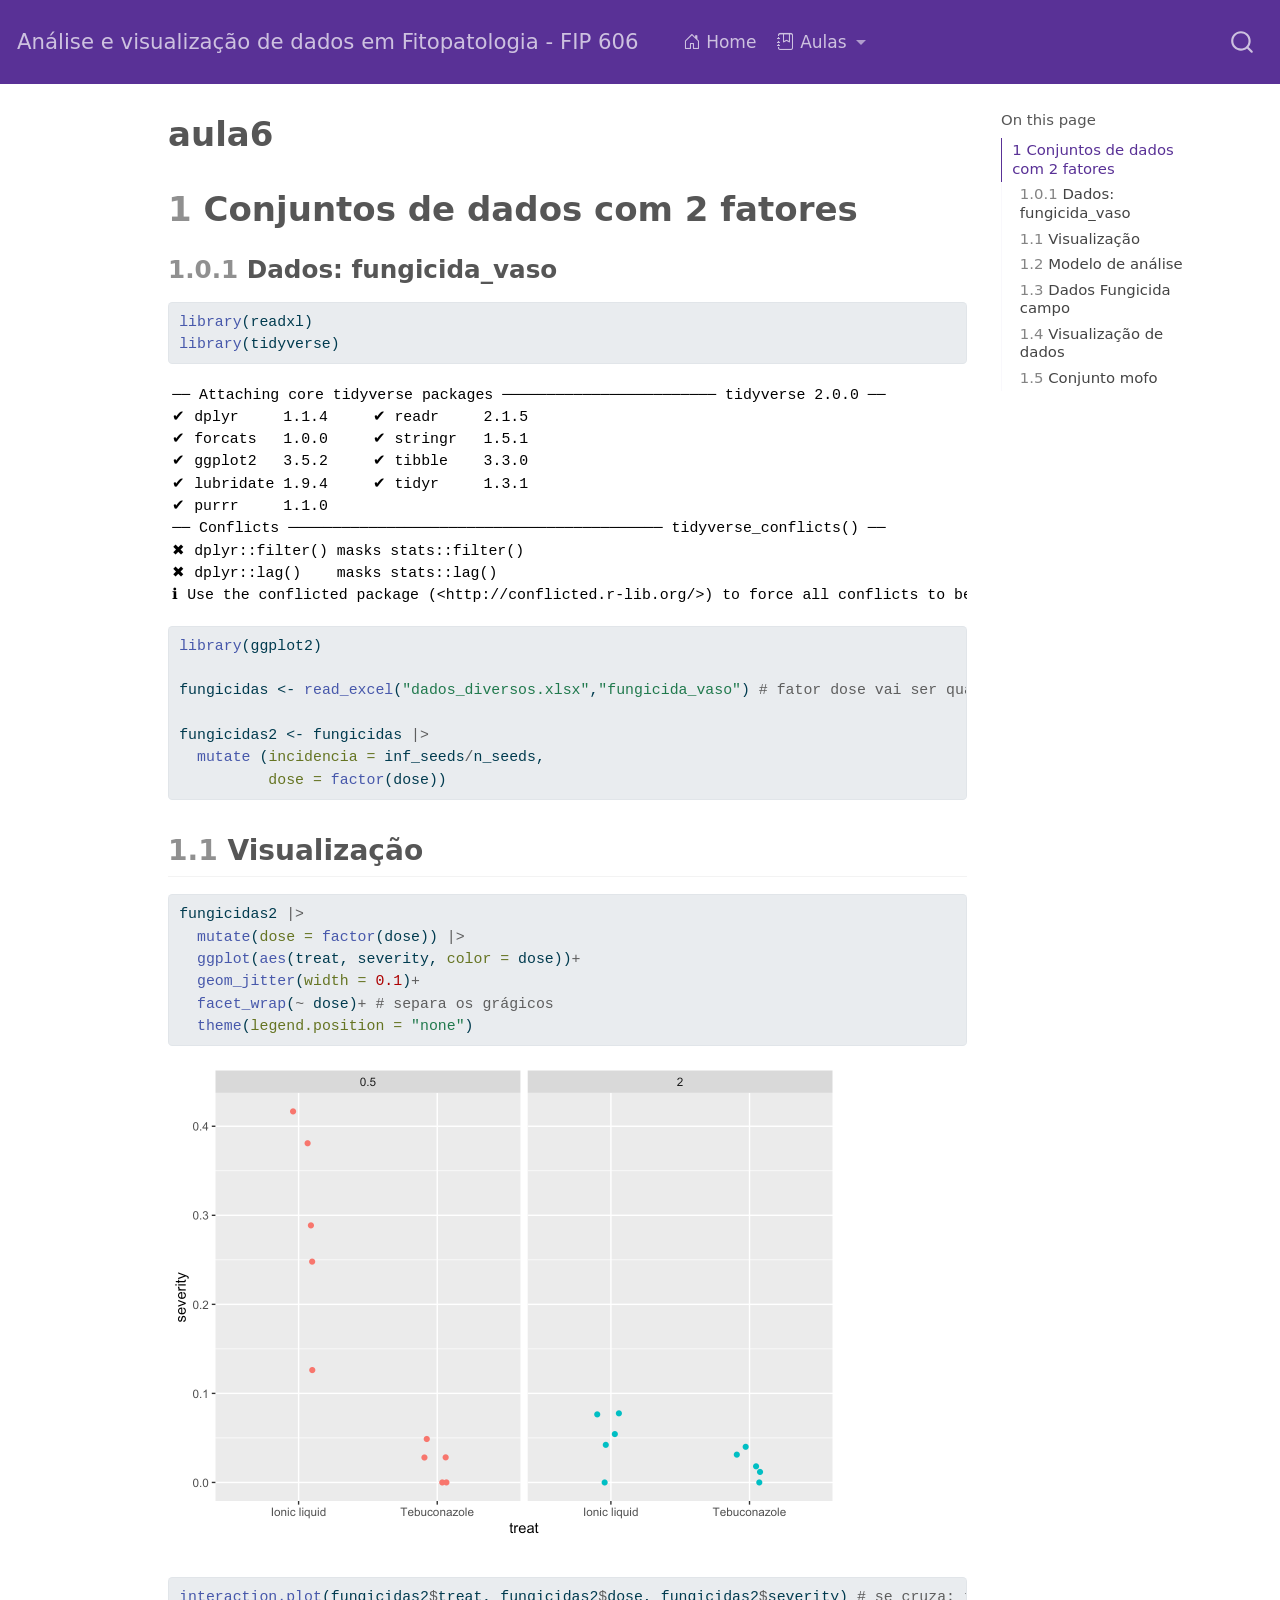
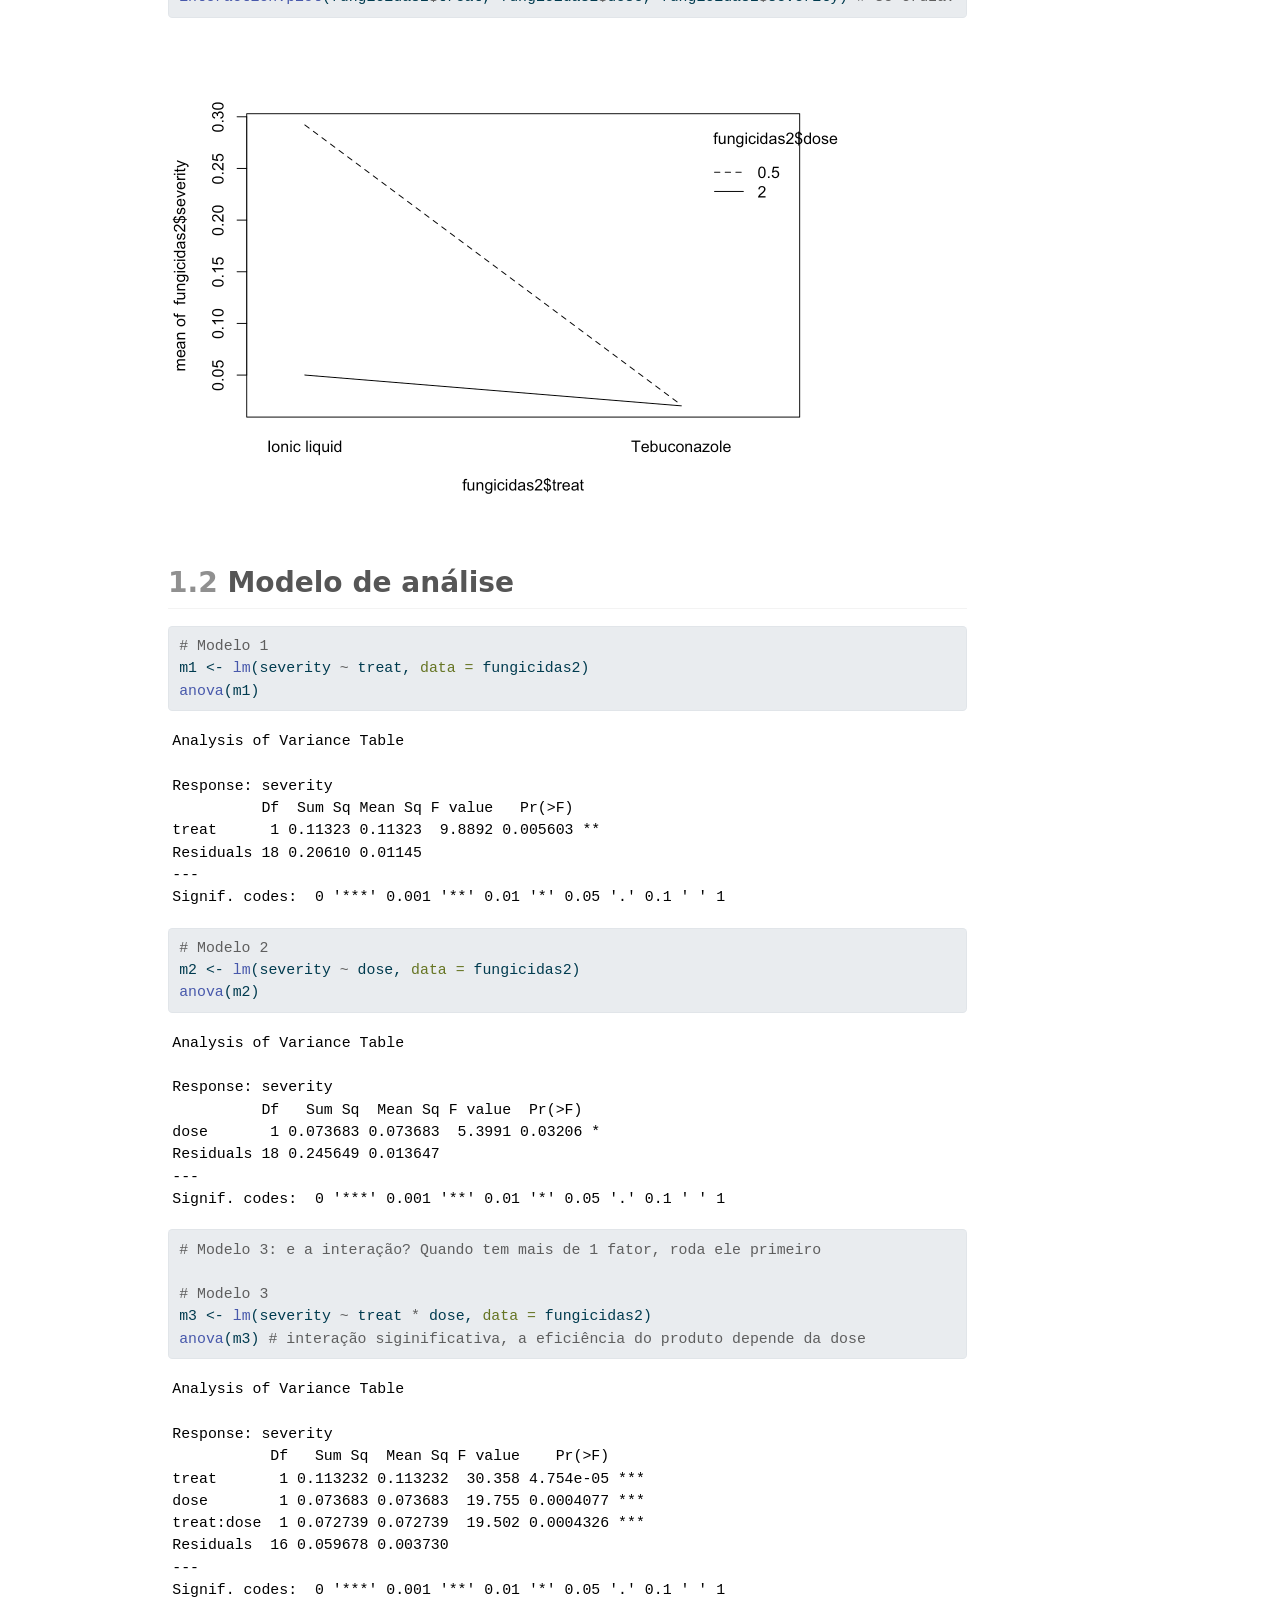
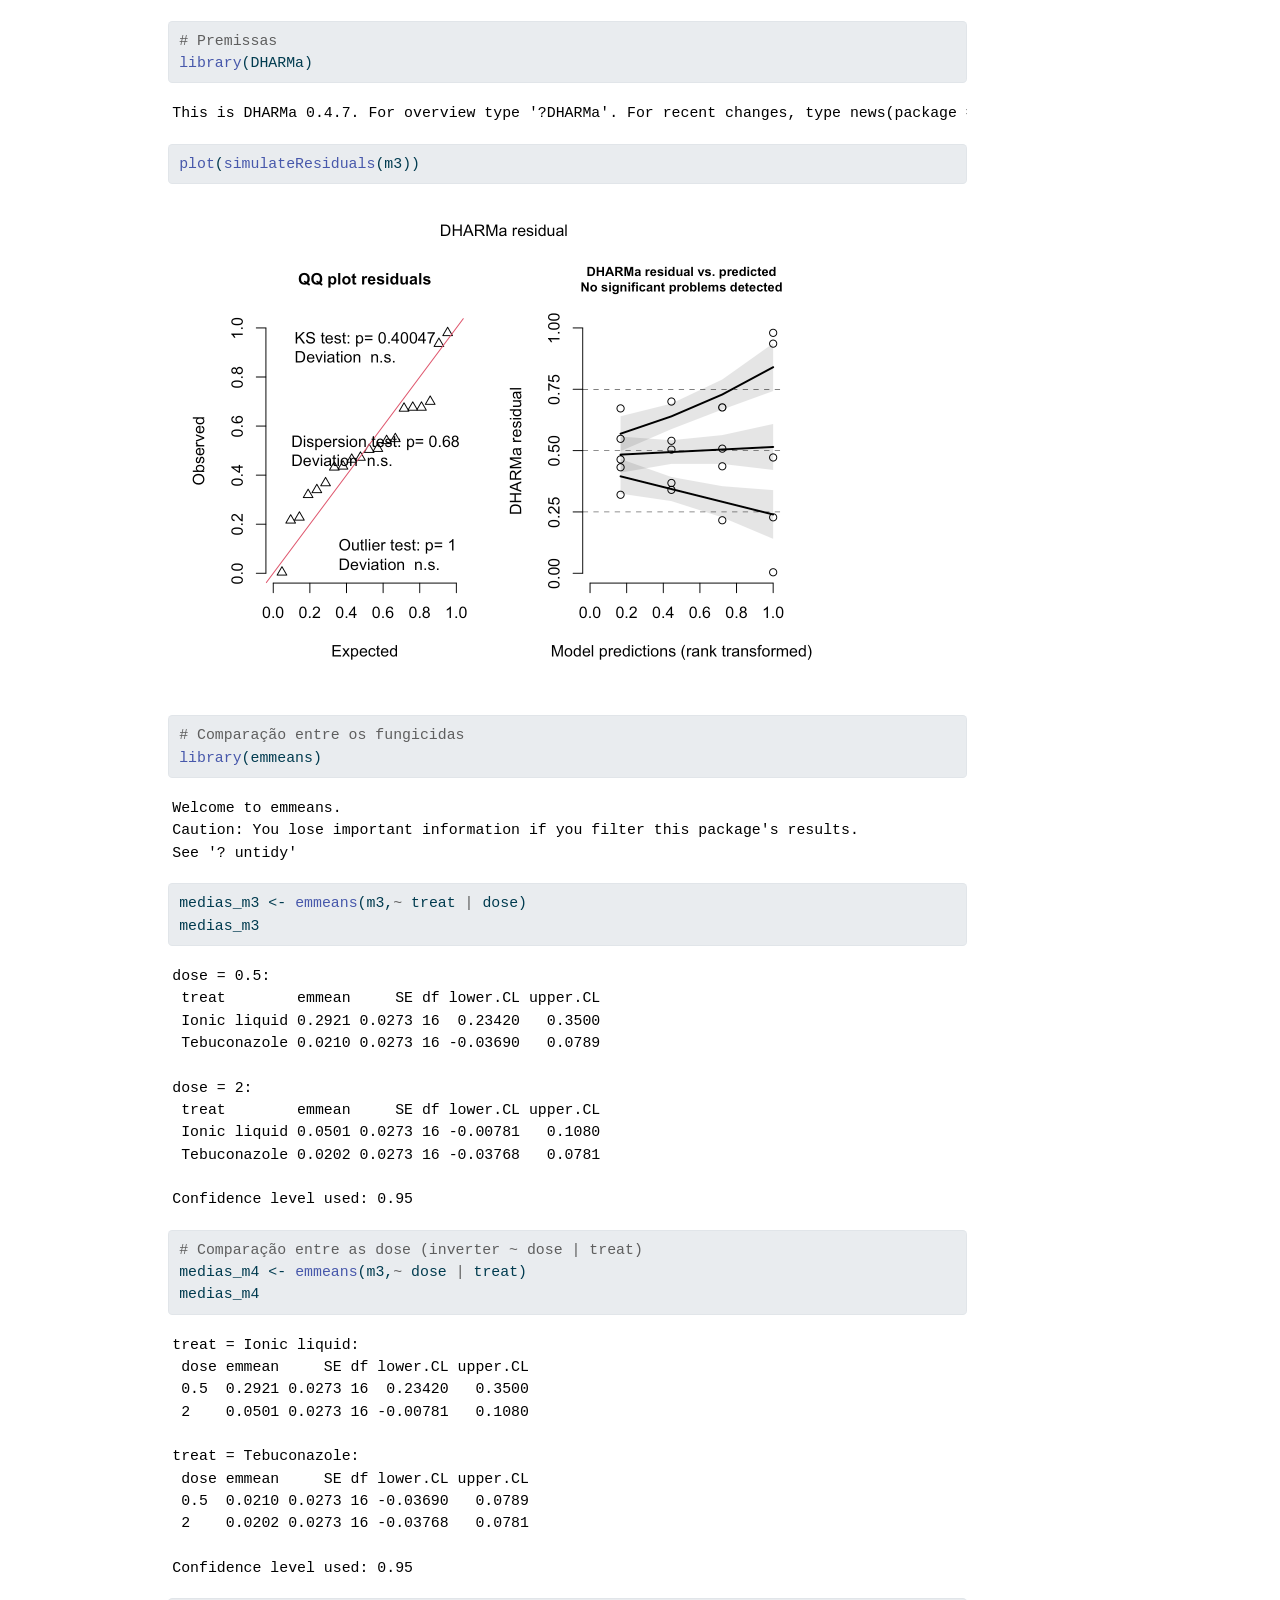
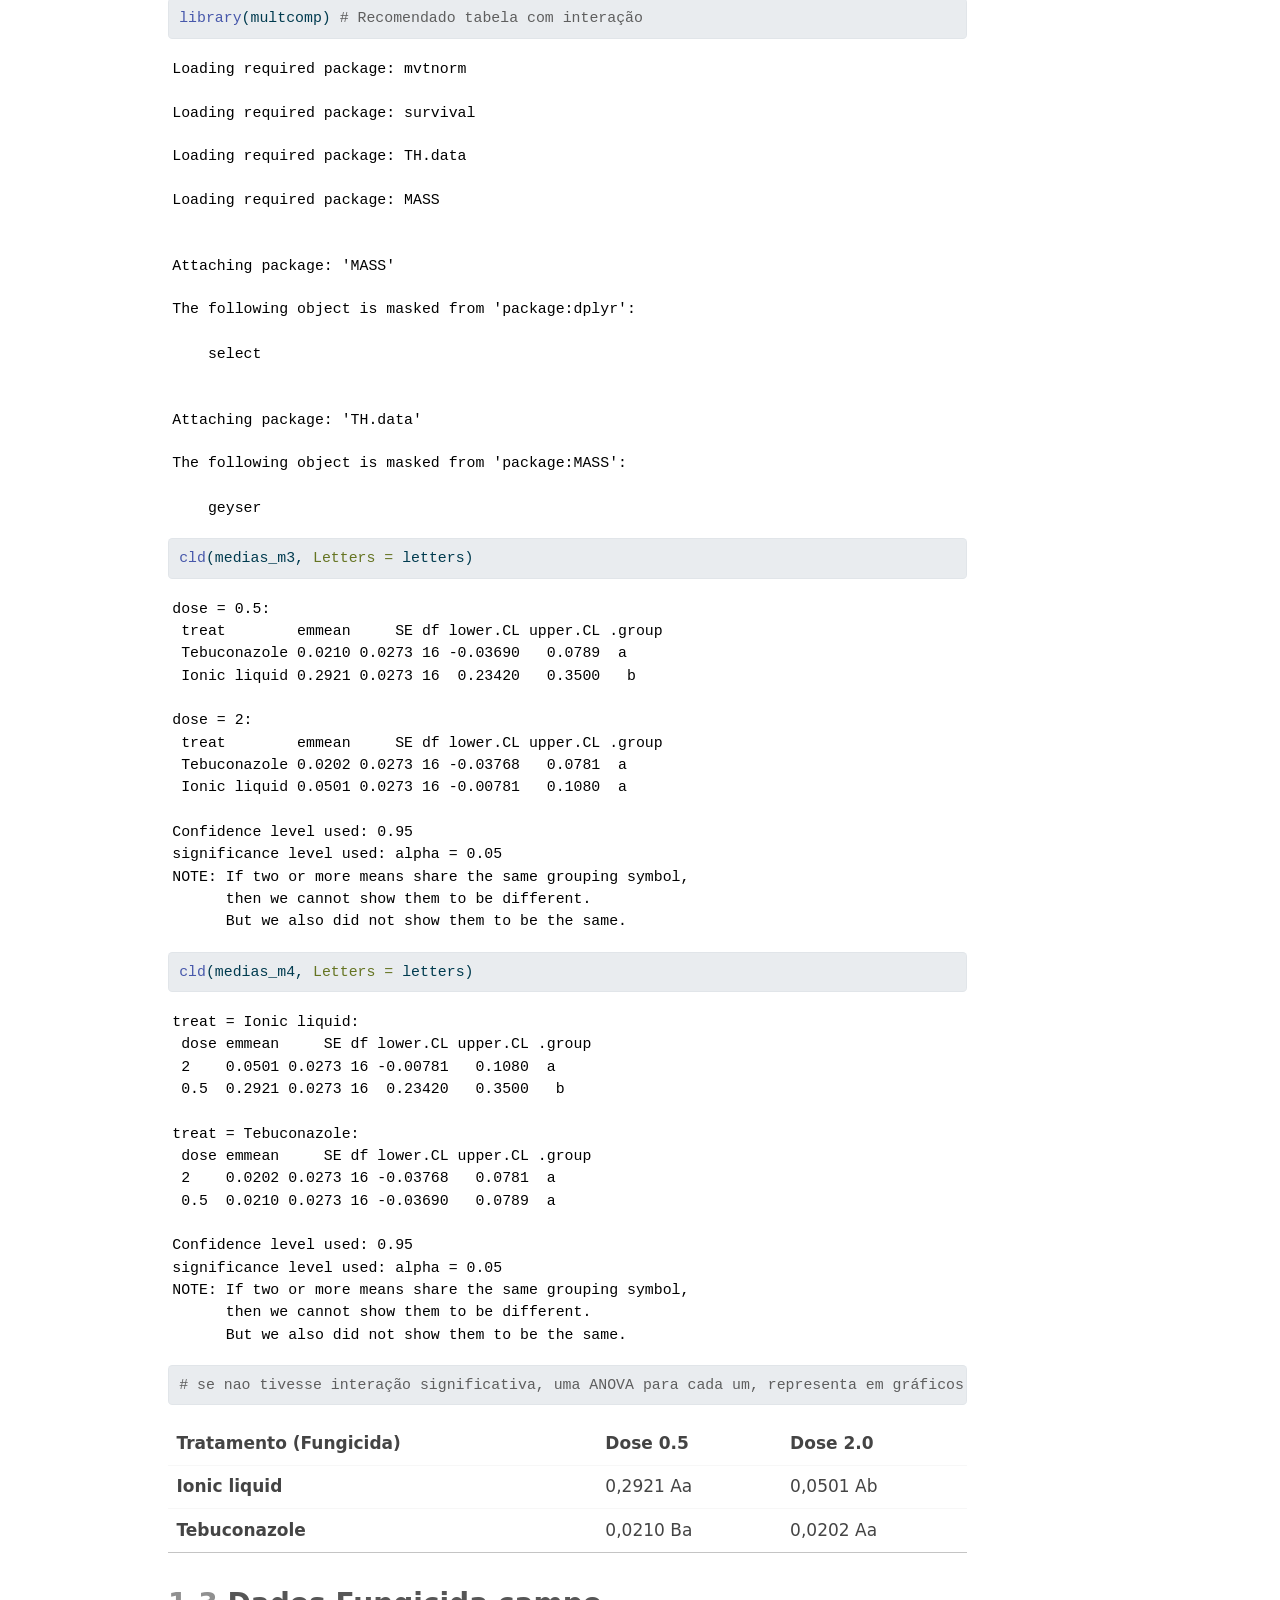
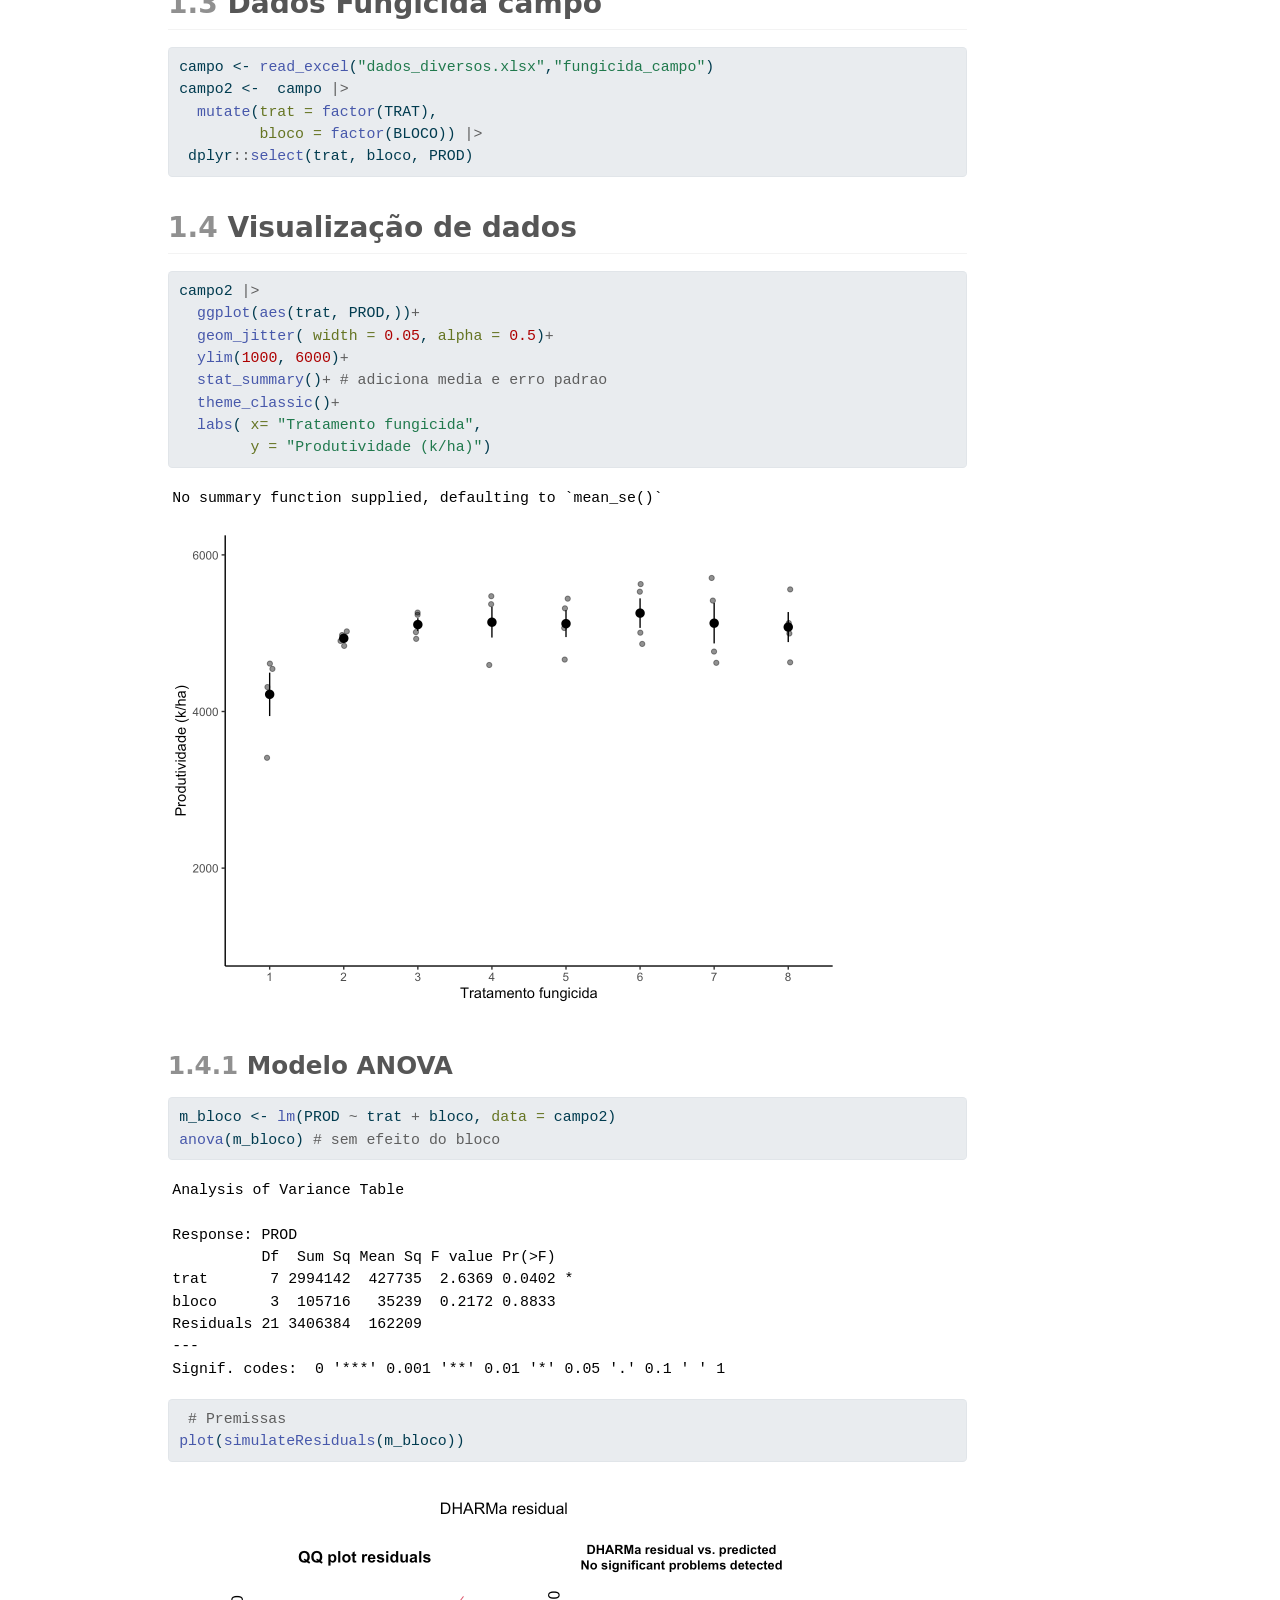
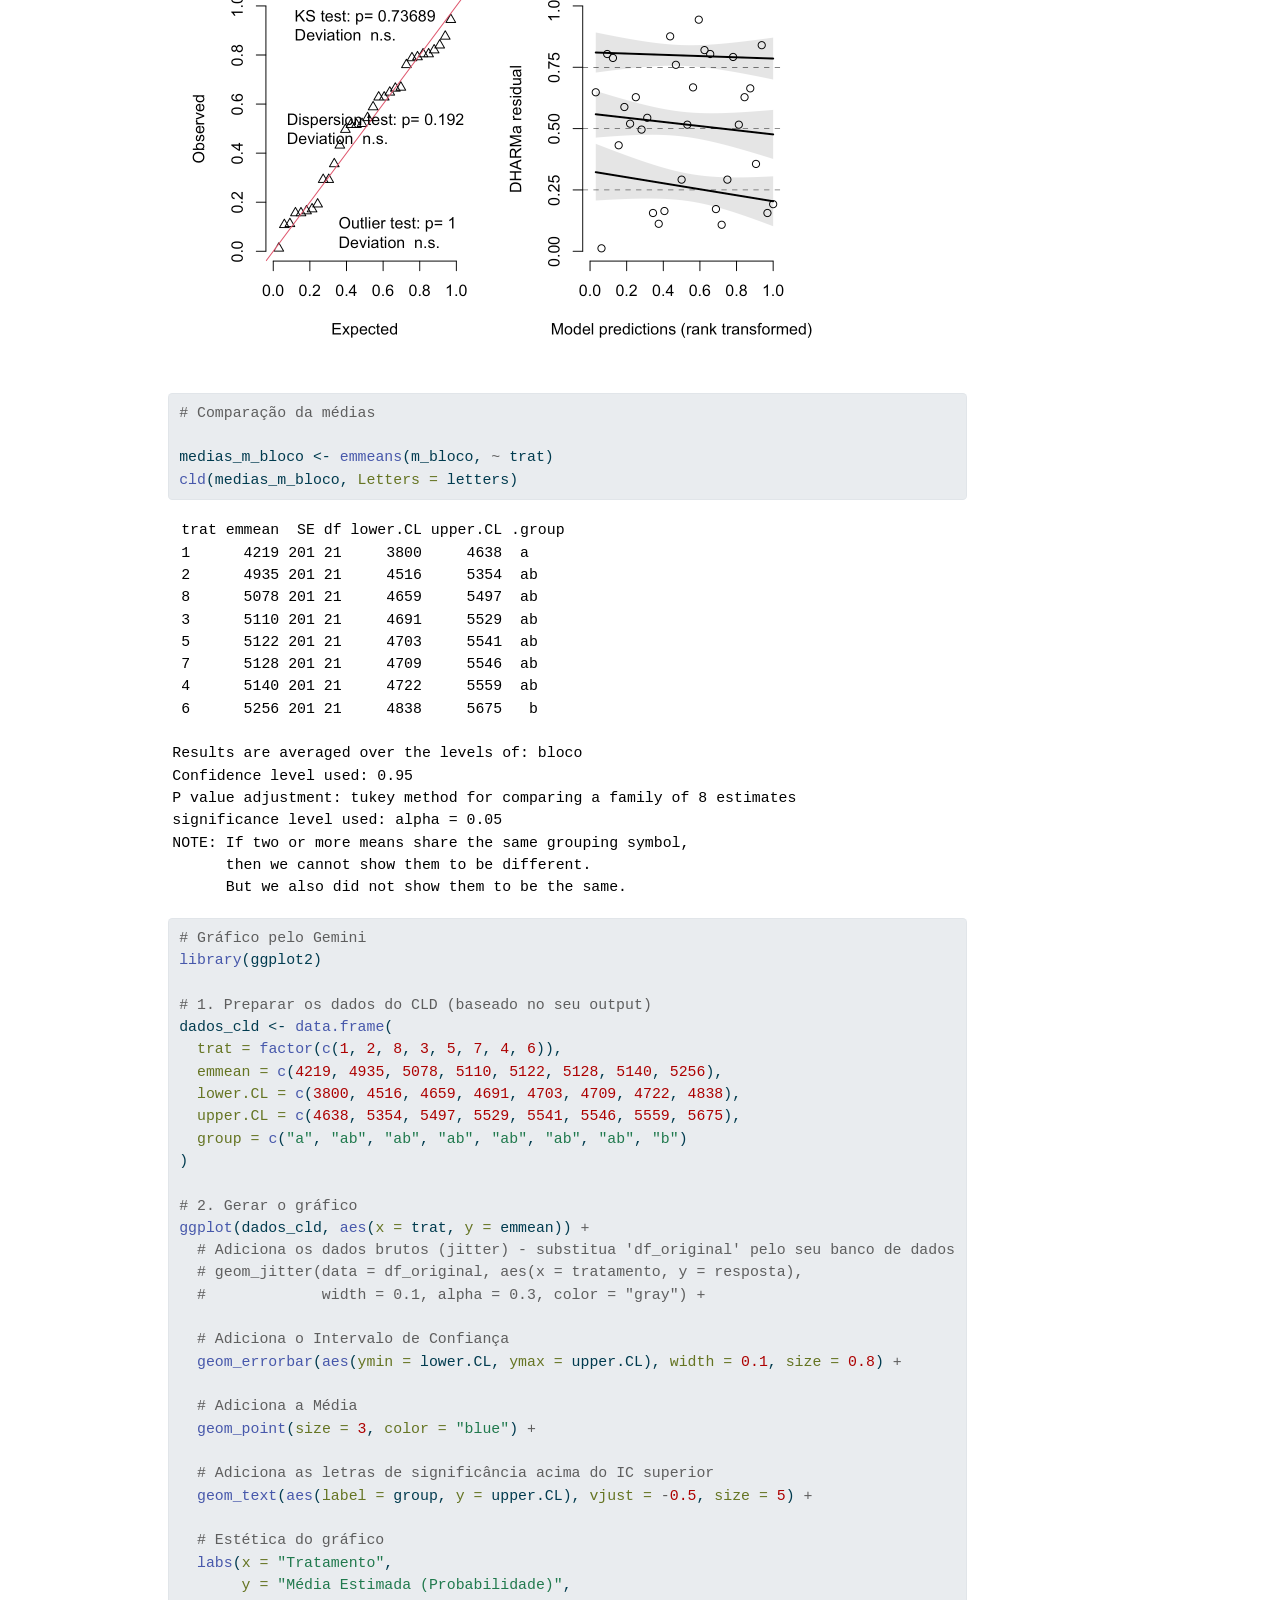
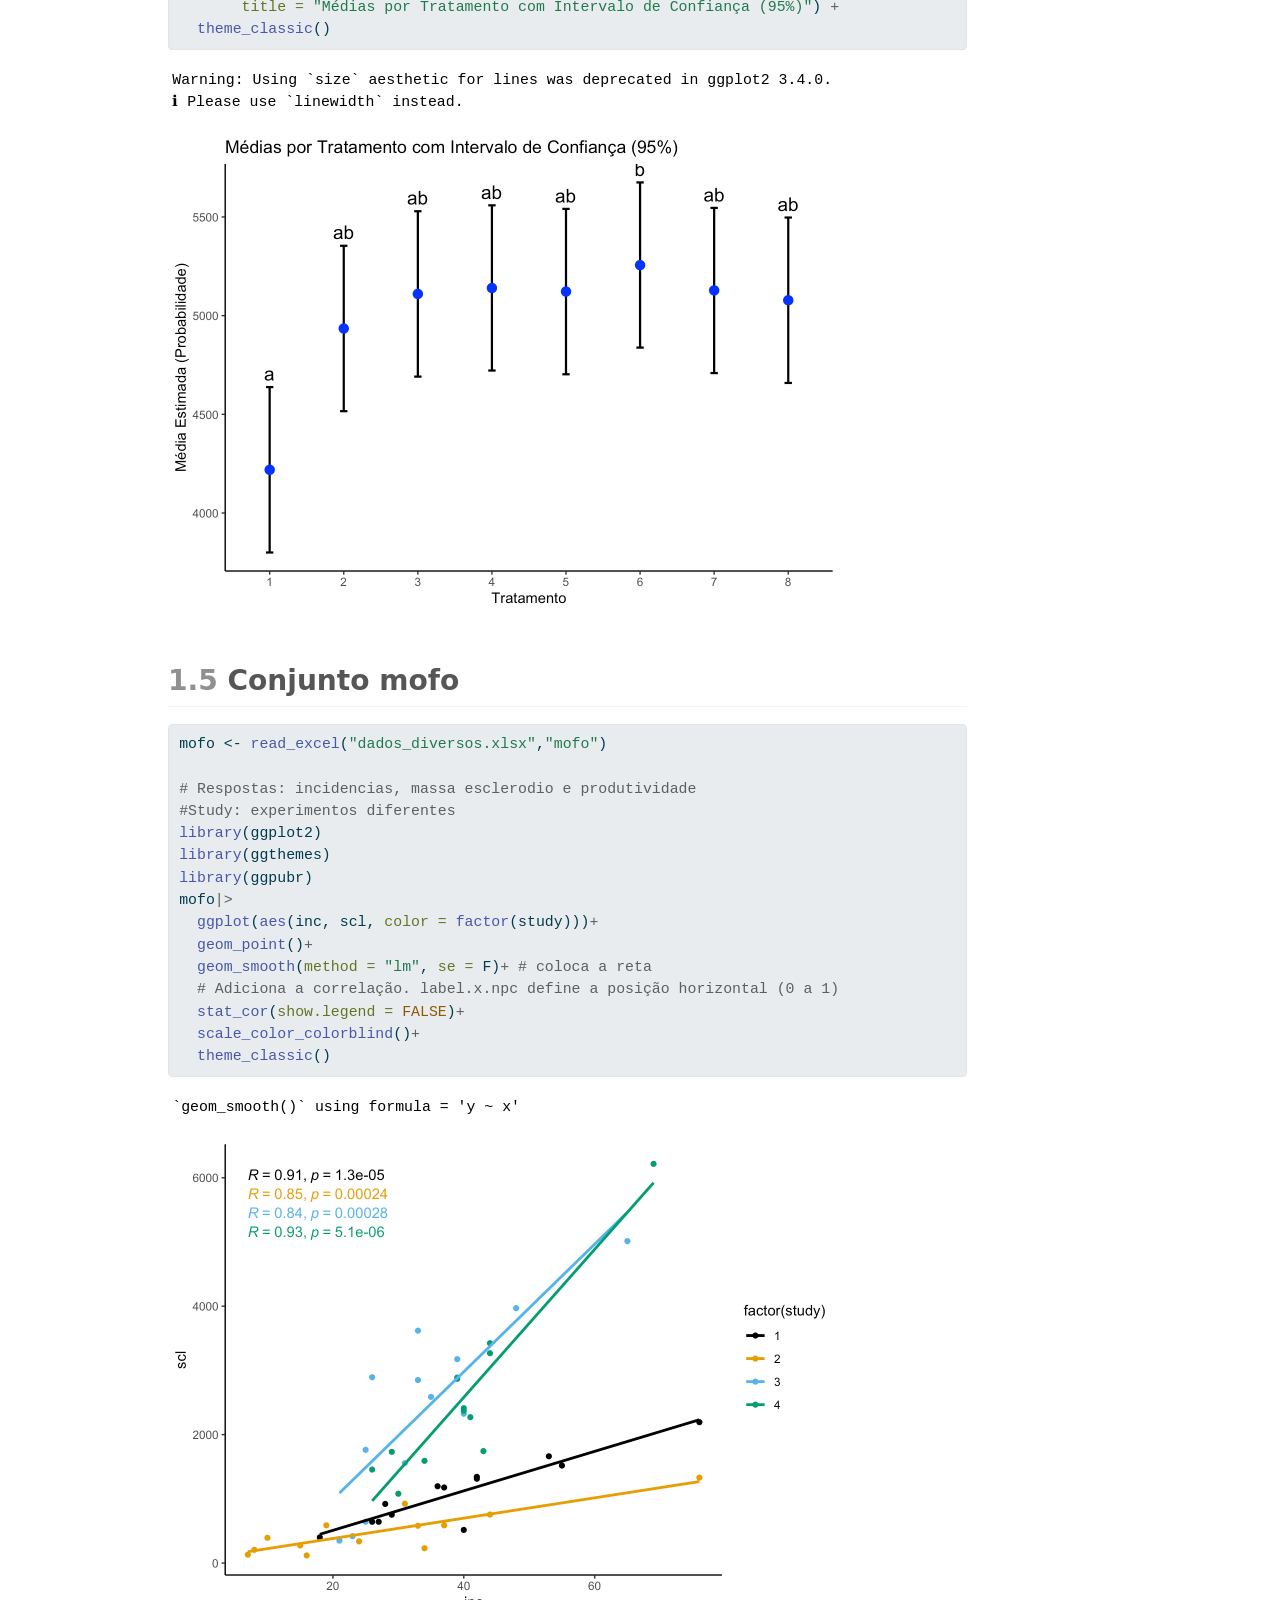
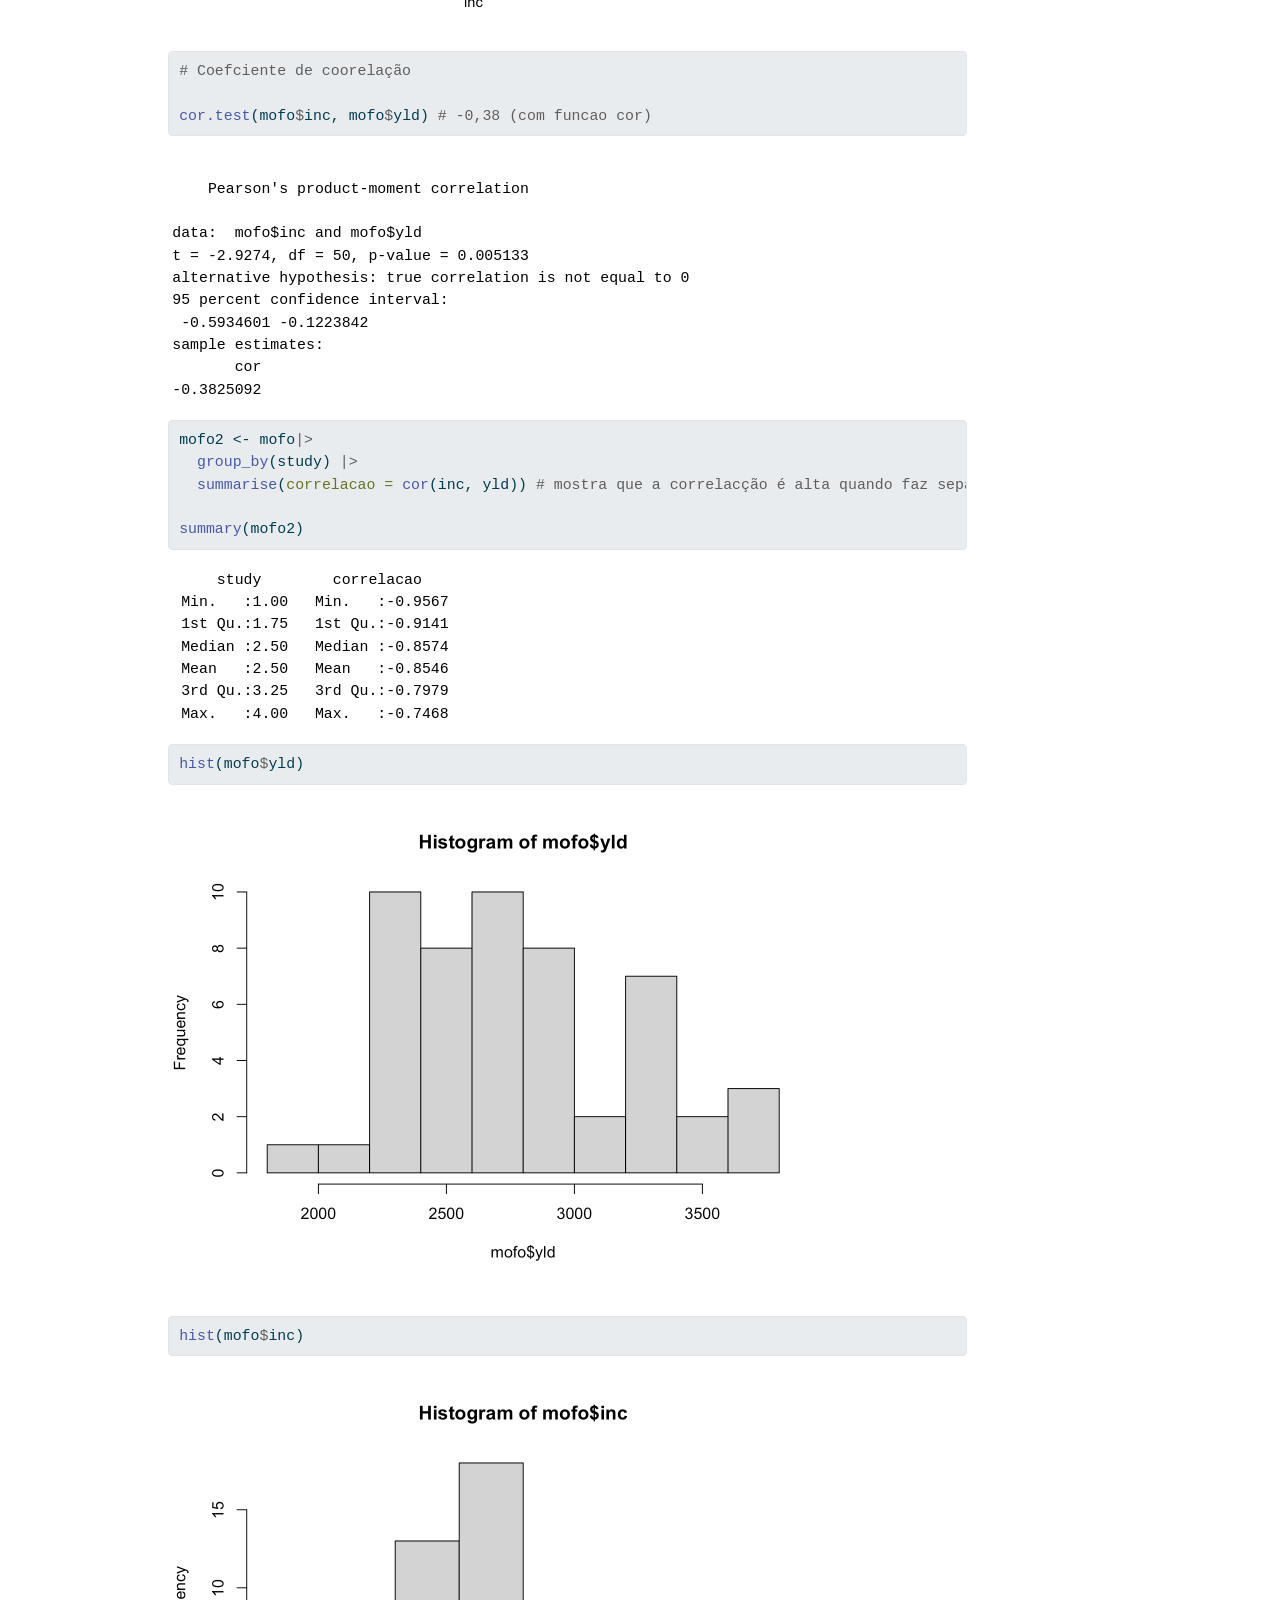
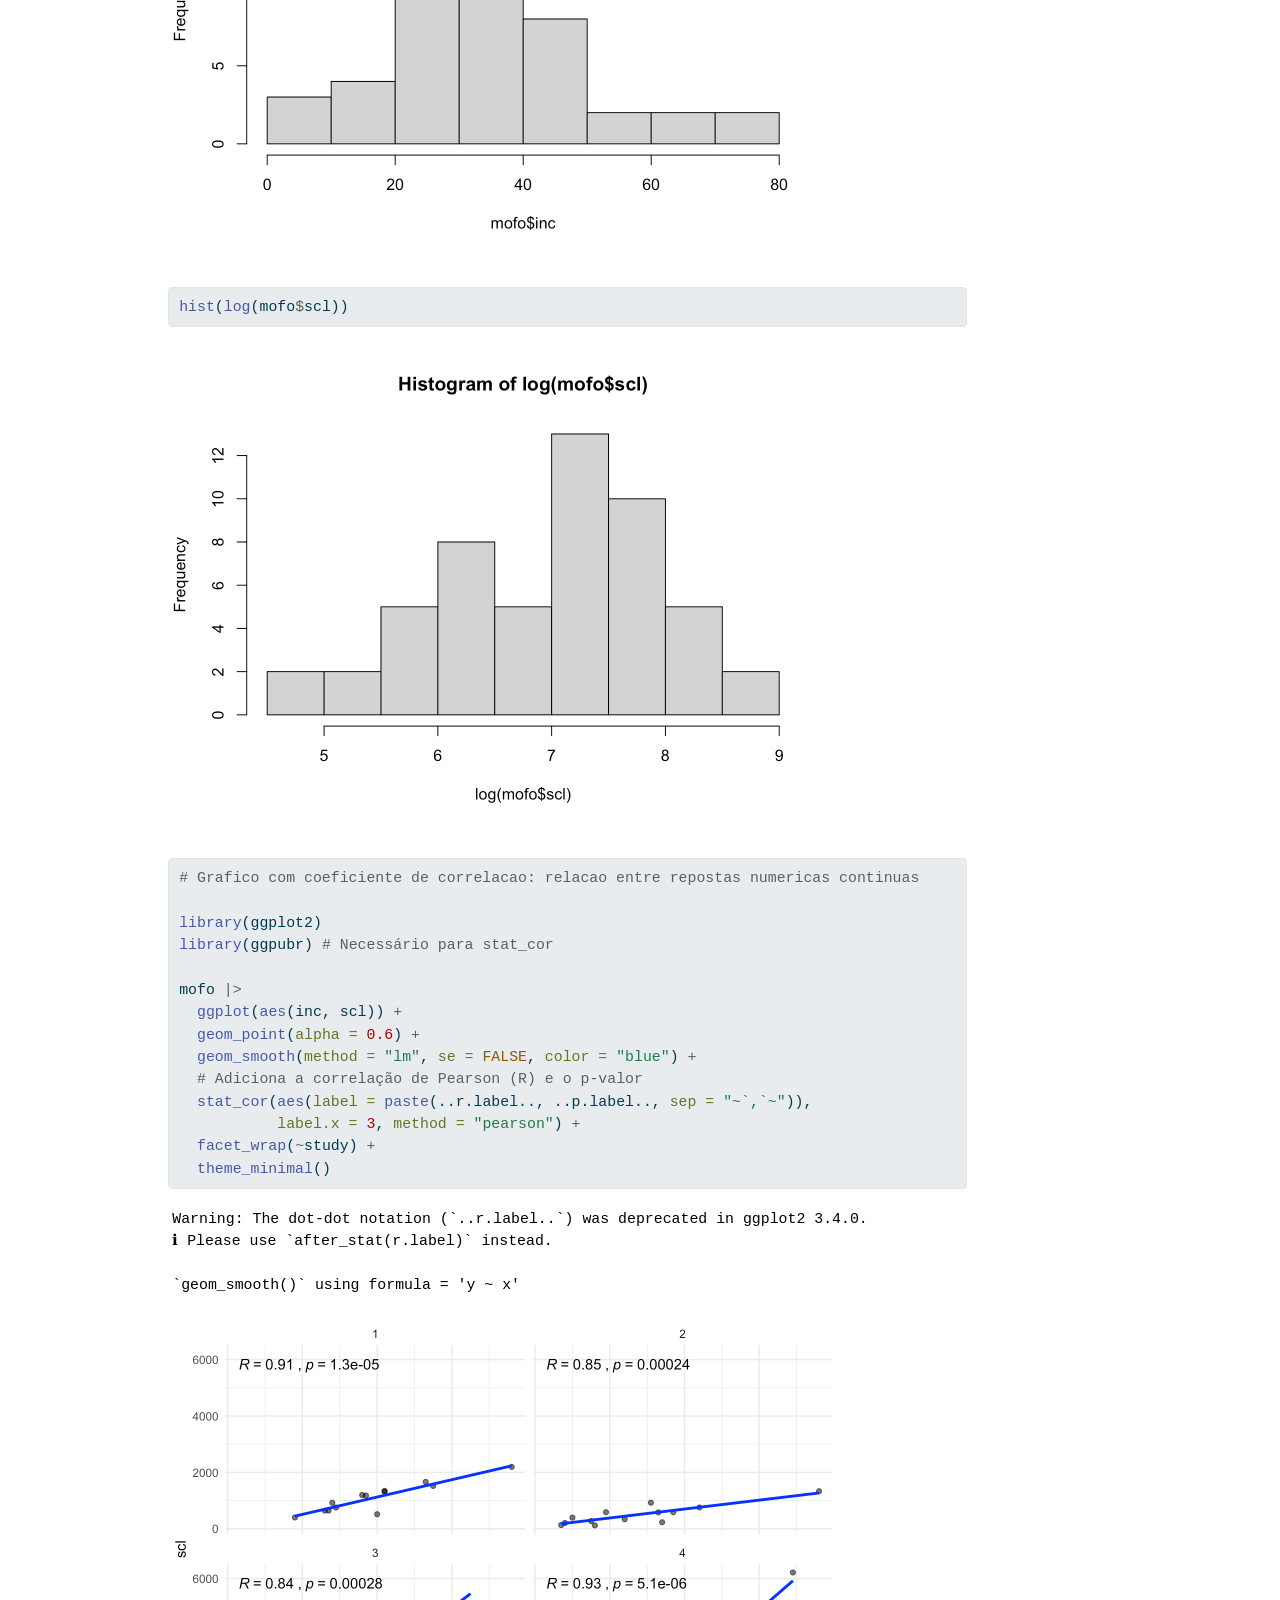
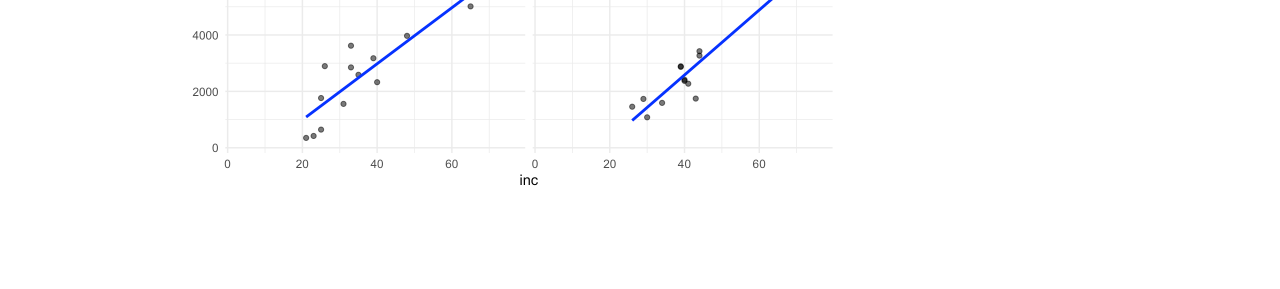
<file: docs/aula6.html>
<!DOCTYPE html>
<html xmlns="http://www.w3.org/1999/xhtml" lang="en" xml:lang="en"><head>

<meta charset="utf-8">
<meta name="generator" content="quarto-1.3.353">

<meta name="viewport" content="width=device-width, initial-scale=1.0, user-scalable=yes">


<title>Análise e visualização de dados em Fitopatologia - FIP 606 - aula6</title>
<style>
code{white-space: pre-wrap;}
span.smallcaps{font-variant: small-caps;}
div.columns{display: flex; gap: min(4vw, 1.5em);}
div.column{flex: auto; overflow-x: auto;}
div.hanging-indent{margin-left: 1.5em; text-indent: -1.5em;}
ul.task-list{list-style: none;}
ul.task-list li input[type="checkbox"] {
  width: 0.8em;
  margin: 0 0.8em 0.2em -1em; /* quarto-specific, see https://github.com/quarto-dev/quarto-cli/issues/4556 */ 
  vertical-align: middle;
}
/* CSS for syntax highlighting */
pre > code.sourceCode { white-space: pre; position: relative; }
pre > code.sourceCode > span { display: inline-block; line-height: 1.25; }
pre > code.sourceCode > span:empty { height: 1.2em; }
.sourceCode { overflow: visible; }
code.sourceCode > span { color: inherit; text-decoration: inherit; }
div.sourceCode { margin: 1em 0; }
pre.sourceCode { margin: 0; }
@media screen {
div.sourceCode { overflow: auto; }
}
@media print {
pre > code.sourceCode { white-space: pre-wrap; }
pre > code.sourceCode > span { text-indent: -5em; padding-left: 5em; }
}
pre.numberSource code
  { counter-reset: source-line 0; }
pre.numberSource code > span
  { position: relative; left: -4em; counter-increment: source-line; }
pre.numberSource code > span > a:first-child::before
  { content: counter(source-line);
    position: relative; left: -1em; text-align: right; vertical-align: baseline;
    border: none; display: inline-block;
    -webkit-touch-callout: none; -webkit-user-select: none;
    -khtml-user-select: none; -moz-user-select: none;
    -ms-user-select: none; user-select: none;
    padding: 0 4px; width: 4em;
  }
pre.numberSource { margin-left: 3em;  padding-left: 4px; }
div.sourceCode
  {   }
@media screen {
pre > code.sourceCode > span > a:first-child::before { text-decoration: underline; }
}
</style>


<script src="site_libs/quarto-nav/quarto-nav.js"></script>
<script src="site_libs/quarto-nav/headroom.min.js"></script>
<script src="site_libs/clipboard/clipboard.min.js"></script>
<script src="site_libs/quarto-search/autocomplete.umd.js"></script>
<script src="site_libs/quarto-search/fuse.min.js"></script>
<script src="site_libs/quarto-search/quarto-search.js"></script>
<meta name="quarto:offset" content="./">
<script src="site_libs/quarto-html/quarto.js"></script>
<script src="site_libs/quarto-html/popper.min.js"></script>
<script src="site_libs/quarto-html/tippy.umd.min.js"></script>
<script src="site_libs/quarto-html/anchor.min.js"></script>
<link href="site_libs/quarto-html/tippy.css" rel="stylesheet">
<link href="site_libs/quarto-html/quarto-syntax-highlighting.css" rel="stylesheet" id="quarto-text-highlighting-styles">
<script src="site_libs/bootstrap/bootstrap.min.js"></script>
<link href="site_libs/bootstrap/bootstrap-icons.css" rel="stylesheet">
<link href="site_libs/bootstrap/bootstrap.min.css" rel="stylesheet" id="quarto-bootstrap" data-mode="light">
<script id="quarto-search-options" type="application/json">{
  "location": "navbar",
  "copy-button": false,
  "collapse-after": 3,
  "panel-placement": "end",
  "type": "overlay",
  "limit": 20,
  "language": {
    "search-no-results-text": "No results",
    "search-matching-documents-text": "matching documents",
    "search-copy-link-title": "Copy link to search",
    "search-hide-matches-text": "Hide additional matches",
    "search-more-match-text": "more match in this document",
    "search-more-matches-text": "more matches in this document",
    "search-clear-button-title": "Clear",
    "search-detached-cancel-button-title": "Cancel",
    "search-submit-button-title": "Submit"
  }
}</script>


<link rel="stylesheet" href="styles.css">
</head>

<body class="nav-fixed">

<div id="quarto-search-results"></div>
  <header id="quarto-header" class="headroom fixed-top">
    <nav class="navbar navbar-expand-lg navbar-dark ">
      <div class="navbar-container container-fluid">
      <div class="navbar-brand-container">
    <a class="navbar-brand" href="./index.html">
    <span class="navbar-title">Análise e visualização de dados em Fitopatologia - FIP 606</span>
    </a>
  </div>
            <div id="quarto-search" class="" title="Search"></div>
          <button class="navbar-toggler" type="button" data-bs-toggle="collapse" data-bs-target="#navbarCollapse" aria-controls="navbarCollapse" aria-expanded="false" aria-label="Toggle navigation" onclick="if (window.quartoToggleHeadroom) { window.quartoToggleHeadroom(); }">
  <span class="navbar-toggler-icon"></span>
</button>
          <div class="collapse navbar-collapse" id="navbarCollapse">
            <ul class="navbar-nav navbar-nav-scroll me-auto">
  <li class="nav-item">
    <a class="nav-link" href="./index.html" rel="" target=""><i class="bi bi-house-door" role="img">
</i> 
 <span class="menu-text">Home</span></a>
  </li>  
  <li class="nav-item dropdown ">
    <a class="nav-link dropdown-toggle" href="#" id="nav-menu-aulas" role="button" data-bs-toggle="dropdown" aria-expanded="false" rel="" target="">
      <i class="bi bi-journal-bookmark" role="img">
</i> 
 <span class="menu-text">Aulas</span>
    </a>
    <ul class="dropdown-menu" aria-labelledby="nav-menu-aulas">    
        <li>
    <a class="dropdown-item" href="./aula1.html" rel="" target=""><i class="bi bi-book" role="img">
</i> 
 <span class="dropdown-text">Introdução</span></a>
  </li>  
        <li>
    <a class="dropdown-item" href="./aula2.html" rel="" target=""><i class="bi bi-bar-chart-line" role="img">
</i> 
 <span class="dropdown-text">Gráficos</span></a>
  </li>  
        <li>
    <a class="dropdown-item" href="./aula3.html" rel="" target=""><i class="bi bi-calculator" role="img">
</i> 
 <span class="dropdown-text">Teste t</span></a>
  </li>  
        <li>
    <a class="dropdown-item" href="./aula4.html" rel="" target=""><i class="bi bi-layers-half" role="img">
</i> 
 <span class="dropdown-text">ANOVA</span></a>
  </li>  
        <li>
    <a class="dropdown-item" href="./aula5.html" rel="" target=""><i class="bi bi-spellcheck" role="img">
</i> 
 <span class="dropdown-text">Teste de médias</span></a>
  </li>  
        <li>
    <a class="dropdown-item" href="./aula6.html" rel="" target=""><i class="bi bi-calculator" role="img">
</i> 
 <span class="dropdown-text">Fatorial</span></a>
  </li>  
        <li>
    <a class="dropdown-item" href="./aula7.html" rel="" target=""><i class="bi bi-layout-split" role="img">
</i> 
 <span class="dropdown-text">Parcelas subdivididas</span></a>
  </li>  
    </ul>
  </li>
</ul>
            <div class="quarto-navbar-tools ms-auto">
</div>
          </div> <!-- /navcollapse -->
      </div> <!-- /container-fluid -->
    </nav>
</header>
<!-- content -->
<div id="quarto-content" class="quarto-container page-columns page-rows-contents page-layout-article page-navbar">
<!-- sidebar -->
<!-- margin-sidebar -->
    <div id="quarto-margin-sidebar" class="sidebar margin-sidebar">
        <nav id="TOC" role="doc-toc" class="toc-active">
    <h2 id="toc-title">On this page</h2>
   
  <ul>
  <li><a href="#conjuntos-de-dados-com-2-fatores" id="toc-conjuntos-de-dados-com-2-fatores" class="nav-link active" data-scroll-target="#conjuntos-de-dados-com-2-fatores"><span class="header-section-number">1</span> Conjuntos de dados com 2 fatores</a>
  <ul class="collapse">
  <li><a href="#dados-fungicida_vaso" id="toc-dados-fungicida_vaso" class="nav-link" data-scroll-target="#dados-fungicida_vaso"><span class="header-section-number">1.0.1</span> Dados: fungicida_vaso</a></li>
  <li><a href="#visualização" id="toc-visualização" class="nav-link" data-scroll-target="#visualização"><span class="header-section-number">1.1</span> Visualização</a></li>
  <li><a href="#modelo-de-análise" id="toc-modelo-de-análise" class="nav-link" data-scroll-target="#modelo-de-análise"><span class="header-section-number">1.2</span> Modelo de análise</a></li>
  <li><a href="#dados-fungicida-campo" id="toc-dados-fungicida-campo" class="nav-link" data-scroll-target="#dados-fungicida-campo"><span class="header-section-number">1.3</span> Dados Fungicida campo</a></li>
  <li><a href="#visualização-de-dados" id="toc-visualização-de-dados" class="nav-link" data-scroll-target="#visualização-de-dados"><span class="header-section-number">1.4</span> Visualização de dados</a>
  <ul class="collapse">
  <li><a href="#modelo-anova" id="toc-modelo-anova" class="nav-link" data-scroll-target="#modelo-anova"><span class="header-section-number">1.4.1</span> Modelo ANOVA</a></li>
  </ul></li>
  <li><a href="#conjunto-mofo" id="toc-conjunto-mofo" class="nav-link" data-scroll-target="#conjunto-mofo"><span class="header-section-number">1.5</span> Conjunto mofo</a></li>
  </ul></li>
  </ul>
</nav>
    </div>
<!-- main -->
<main class="content" id="quarto-document-content">

<header id="title-block-header" class="quarto-title-block default">
<div class="quarto-title">
<h1 class="title">aula6</h1>
</div>



<div class="quarto-title-meta">

    
  
    
  </div>
  

</header>

<section id="conjuntos-de-dados-com-2-fatores" class="level1" data-number="1">
<h1 data-number="1"><span class="header-section-number">1</span> Conjuntos de dados com 2 fatores</h1>
<section id="dados-fungicida_vaso" class="level3" data-number="1.0.1">
<h3 data-number="1.0.1" class="anchored" data-anchor-id="dados-fungicida_vaso"><span class="header-section-number">1.0.1</span> Dados: fungicida_vaso</h3>
<div class="cell" data-hash="aula6_cache/html/unnamed-chunk-1_c209559afcf3b2aed400e309098522e3">
<div class="sourceCode cell-code" id="cb1"><pre class="sourceCode r code-with-copy"><code class="sourceCode r"><span id="cb1-1"><a href="#cb1-1" aria-hidden="true" tabindex="-1"></a><span class="fu">library</span>(readxl)</span>
<span id="cb1-2"><a href="#cb1-2" aria-hidden="true" tabindex="-1"></a><span class="fu">library</span>(tidyverse)</span></code><button title="Copy to Clipboard" class="code-copy-button"><i class="bi"></i></button></pre></div>
<div class="cell-output cell-output-stderr">
<pre><code>── Attaching core tidyverse packages ──────────────────────── tidyverse 2.0.0 ──
✔ dplyr     1.1.4     ✔ readr     2.1.5
✔ forcats   1.0.0     ✔ stringr   1.5.1
✔ ggplot2   3.5.2     ✔ tibble    3.3.0
✔ lubridate 1.9.4     ✔ tidyr     1.3.1
✔ purrr     1.1.0     
── Conflicts ────────────────────────────────────────── tidyverse_conflicts() ──
✖ dplyr::filter() masks stats::filter()
✖ dplyr::lag()    masks stats::lag()
ℹ Use the conflicted package (&lt;http://conflicted.r-lib.org/&gt;) to force all conflicts to become errors</code></pre>
</div>
<div class="sourceCode cell-code" id="cb3"><pre class="sourceCode r code-with-copy"><code class="sourceCode r"><span id="cb3-1"><a href="#cb3-1" aria-hidden="true" tabindex="-1"></a><span class="fu">library</span>(ggplot2)</span>
<span id="cb3-2"><a href="#cb3-2" aria-hidden="true" tabindex="-1"></a></span>
<span id="cb3-3"><a href="#cb3-3" aria-hidden="true" tabindex="-1"></a>fungicidas <span class="ot">&lt;-</span> <span class="fu">read_excel</span>(<span class="st">"dados_diversos.xlsx"</span>,<span class="st">"fungicida_vaso"</span>) <span class="co"># fator dose vai ser qualitativo (só tem 2: 0.5 e 2); 2 respostas (severidade na planta e semente infectadas)</span></span>
<span id="cb3-4"><a href="#cb3-4" aria-hidden="true" tabindex="-1"></a></span>
<span id="cb3-5"><a href="#cb3-5" aria-hidden="true" tabindex="-1"></a>fungicidas2 <span class="ot">&lt;-</span> fungicidas <span class="sc">|&gt;</span></span>
<span id="cb3-6"><a href="#cb3-6" aria-hidden="true" tabindex="-1"></a>  <span class="fu">mutate</span> (<span class="at">incidencia =</span> inf_seeds<span class="sc">/</span>n_seeds,</span>
<span id="cb3-7"><a href="#cb3-7" aria-hidden="true" tabindex="-1"></a>          <span class="at">dose =</span> <span class="fu">factor</span>(dose))</span></code><button title="Copy to Clipboard" class="code-copy-button"><i class="bi"></i></button></pre></div>
</div>
</section>
<section id="visualização" class="level2" data-number="1.1">
<h2 data-number="1.1" class="anchored" data-anchor-id="visualização"><span class="header-section-number">1.1</span> Visualização</h2>
<div class="cell" data-hash="aula6_cache/html/unnamed-chunk-2_f467279a173674192ea3ee870147f564">
<div class="sourceCode cell-code" id="cb4"><pre class="sourceCode r code-with-copy"><code class="sourceCode r"><span id="cb4-1"><a href="#cb4-1" aria-hidden="true" tabindex="-1"></a>fungicidas2 <span class="sc">|&gt;</span></span>
<span id="cb4-2"><a href="#cb4-2" aria-hidden="true" tabindex="-1"></a>  <span class="fu">mutate</span>(<span class="at">dose =</span> <span class="fu">factor</span>(dose)) <span class="sc">|&gt;</span></span>
<span id="cb4-3"><a href="#cb4-3" aria-hidden="true" tabindex="-1"></a>  <span class="fu">ggplot</span>(<span class="fu">aes</span>(treat, severity, <span class="at">color =</span> dose))<span class="sc">+</span></span>
<span id="cb4-4"><a href="#cb4-4" aria-hidden="true" tabindex="-1"></a>  <span class="fu">geom_jitter</span>(<span class="at">width =</span> <span class="fl">0.1</span>)<span class="sc">+</span></span>
<span id="cb4-5"><a href="#cb4-5" aria-hidden="true" tabindex="-1"></a>  <span class="fu">facet_wrap</span>(<span class="sc">~</span> dose)<span class="sc">+</span> <span class="co"># separa os grágicos </span></span>
<span id="cb4-6"><a href="#cb4-6" aria-hidden="true" tabindex="-1"></a>  <span class="fu">theme</span>(<span class="at">legend.position =</span> <span class="st">"none"</span>)</span></code><button title="Copy to Clipboard" class="code-copy-button"><i class="bi"></i></button></pre></div>
<div class="cell-output-display">
<p><img src="aula6_files/figure-html/unnamed-chunk-2-1.png" class="img-fluid" width="672"></p>
</div>
<div class="sourceCode cell-code" id="cb5"><pre class="sourceCode r code-with-copy"><code class="sourceCode r"><span id="cb5-1"><a href="#cb5-1" aria-hidden="true" tabindex="-1"></a><span class="fu">interaction.plot</span>(fungicidas2<span class="sc">$</span>treat, fungicidas2<span class="sc">$</span>dose, fungicidas2<span class="sc">$</span>severity) <span class="co"># se cruza: tem interação, dose depende do fungicida</span></span></code><button title="Copy to Clipboard" class="code-copy-button"><i class="bi"></i></button></pre></div>
<div class="cell-output-display">
<p><img src="aula6_files/figure-html/unnamed-chunk-2-2.png" class="img-fluid" width="672"></p>
</div>
</div>
</section>
<section id="modelo-de-análise" class="level2" data-number="1.2">
<h2 data-number="1.2" class="anchored" data-anchor-id="modelo-de-análise"><span class="header-section-number">1.2</span> Modelo de análise</h2>
<div class="cell" data-hash="aula6_cache/html/unnamed-chunk-3_012113e50f9d3140f947927b31c24030">
<div class="sourceCode cell-code" id="cb6"><pre class="sourceCode r code-with-copy"><code class="sourceCode r"><span id="cb6-1"><a href="#cb6-1" aria-hidden="true" tabindex="-1"></a><span class="co"># Modelo 1</span></span>
<span id="cb6-2"><a href="#cb6-2" aria-hidden="true" tabindex="-1"></a>m1 <span class="ot">&lt;-</span> <span class="fu">lm</span>(severity <span class="sc">~</span> treat, <span class="at">data =</span> fungicidas2)</span>
<span id="cb6-3"><a href="#cb6-3" aria-hidden="true" tabindex="-1"></a><span class="fu">anova</span>(m1)</span></code><button title="Copy to Clipboard" class="code-copy-button"><i class="bi"></i></button></pre></div>
<div class="cell-output cell-output-stdout">
<pre><code>Analysis of Variance Table

Response: severity
          Df  Sum Sq Mean Sq F value   Pr(&gt;F)   
treat      1 0.11323 0.11323  9.8892 0.005603 **
Residuals 18 0.20610 0.01145                    
---
Signif. codes:  0 '***' 0.001 '**' 0.01 '*' 0.05 '.' 0.1 ' ' 1</code></pre>
</div>
<div class="sourceCode cell-code" id="cb8"><pre class="sourceCode r code-with-copy"><code class="sourceCode r"><span id="cb8-1"><a href="#cb8-1" aria-hidden="true" tabindex="-1"></a><span class="co"># Modelo 2</span></span>
<span id="cb8-2"><a href="#cb8-2" aria-hidden="true" tabindex="-1"></a>m2 <span class="ot">&lt;-</span> <span class="fu">lm</span>(severity <span class="sc">~</span> dose, <span class="at">data =</span> fungicidas2)</span>
<span id="cb8-3"><a href="#cb8-3" aria-hidden="true" tabindex="-1"></a><span class="fu">anova</span>(m2)</span></code><button title="Copy to Clipboard" class="code-copy-button"><i class="bi"></i></button></pre></div>
<div class="cell-output cell-output-stdout">
<pre><code>Analysis of Variance Table

Response: severity
          Df   Sum Sq  Mean Sq F value  Pr(&gt;F)  
dose       1 0.073683 0.073683  5.3991 0.03206 *
Residuals 18 0.245649 0.013647                  
---
Signif. codes:  0 '***' 0.001 '**' 0.01 '*' 0.05 '.' 0.1 ' ' 1</code></pre>
</div>
<div class="sourceCode cell-code" id="cb10"><pre class="sourceCode r code-with-copy"><code class="sourceCode r"><span id="cb10-1"><a href="#cb10-1" aria-hidden="true" tabindex="-1"></a><span class="co"># Modelo 3: e a interação? Quando tem mais de 1 fator, roda ele primeiro</span></span>
<span id="cb10-2"><a href="#cb10-2" aria-hidden="true" tabindex="-1"></a></span>
<span id="cb10-3"><a href="#cb10-3" aria-hidden="true" tabindex="-1"></a><span class="co"># Modelo 3</span></span>
<span id="cb10-4"><a href="#cb10-4" aria-hidden="true" tabindex="-1"></a>m3 <span class="ot">&lt;-</span> <span class="fu">lm</span>(severity <span class="sc">~</span> treat <span class="sc">*</span> dose, <span class="at">data =</span> fungicidas2)</span>
<span id="cb10-5"><a href="#cb10-5" aria-hidden="true" tabindex="-1"></a><span class="fu">anova</span>(m3) <span class="co"># interação siginificativa, a eficiência do produto depende da dose</span></span></code><button title="Copy to Clipboard" class="code-copy-button"><i class="bi"></i></button></pre></div>
<div class="cell-output cell-output-stdout">
<pre><code>Analysis of Variance Table

Response: severity
           Df   Sum Sq  Mean Sq F value    Pr(&gt;F)    
treat       1 0.113232 0.113232  30.358 4.754e-05 ***
dose        1 0.073683 0.073683  19.755 0.0004077 ***
treat:dose  1 0.072739 0.072739  19.502 0.0004326 ***
Residuals  16 0.059678 0.003730                      
---
Signif. codes:  0 '***' 0.001 '**' 0.01 '*' 0.05 '.' 0.1 ' ' 1</code></pre>
</div>
<div class="sourceCode cell-code" id="cb12"><pre class="sourceCode r code-with-copy"><code class="sourceCode r"><span id="cb12-1"><a href="#cb12-1" aria-hidden="true" tabindex="-1"></a><span class="co"># Premissas</span></span>
<span id="cb12-2"><a href="#cb12-2" aria-hidden="true" tabindex="-1"></a><span class="fu">library</span>(DHARMa)</span></code><button title="Copy to Clipboard" class="code-copy-button"><i class="bi"></i></button></pre></div>
<div class="cell-output cell-output-stderr">
<pre><code>This is DHARMa 0.4.7. For overview type '?DHARMa'. For recent changes, type news(package = 'DHARMa')</code></pre>
</div>
<div class="sourceCode cell-code" id="cb14"><pre class="sourceCode r code-with-copy"><code class="sourceCode r"><span id="cb14-1"><a href="#cb14-1" aria-hidden="true" tabindex="-1"></a><span class="fu">plot</span>(<span class="fu">simulateResiduals</span>(m3))</span></code><button title="Copy to Clipboard" class="code-copy-button"><i class="bi"></i></button></pre></div>
<div class="cell-output-display">
<p><img src="aula6_files/figure-html/unnamed-chunk-3-1.png" class="img-fluid" width="672"></p>
</div>
<div class="sourceCode cell-code" id="cb15"><pre class="sourceCode r code-with-copy"><code class="sourceCode r"><span id="cb15-1"><a href="#cb15-1" aria-hidden="true" tabindex="-1"></a><span class="co"># Comparação entre os fungicidas</span></span>
<span id="cb15-2"><a href="#cb15-2" aria-hidden="true" tabindex="-1"></a><span class="fu">library</span>(emmeans)</span></code><button title="Copy to Clipboard" class="code-copy-button"><i class="bi"></i></button></pre></div>
<div class="cell-output cell-output-stderr">
<pre><code>Welcome to emmeans.
Caution: You lose important information if you filter this package's results.
See '? untidy'</code></pre>
</div>
<div class="sourceCode cell-code" id="cb17"><pre class="sourceCode r code-with-copy"><code class="sourceCode r"><span id="cb17-1"><a href="#cb17-1" aria-hidden="true" tabindex="-1"></a>medias_m3 <span class="ot">&lt;-</span> <span class="fu">emmeans</span>(m3,<span class="sc">~</span> treat <span class="sc">|</span> dose)</span>
<span id="cb17-2"><a href="#cb17-2" aria-hidden="true" tabindex="-1"></a>medias_m3</span></code><button title="Copy to Clipboard" class="code-copy-button"><i class="bi"></i></button></pre></div>
<div class="cell-output cell-output-stdout">
<pre><code>dose = 0.5:
 treat        emmean     SE df lower.CL upper.CL
 Ionic liquid 0.2921 0.0273 16  0.23420   0.3500
 Tebuconazole 0.0210 0.0273 16 -0.03690   0.0789

dose = 2:
 treat        emmean     SE df lower.CL upper.CL
 Ionic liquid 0.0501 0.0273 16 -0.00781   0.1080
 Tebuconazole 0.0202 0.0273 16 -0.03768   0.0781

Confidence level used: 0.95 </code></pre>
</div>
<div class="sourceCode cell-code" id="cb19"><pre class="sourceCode r code-with-copy"><code class="sourceCode r"><span id="cb19-1"><a href="#cb19-1" aria-hidden="true" tabindex="-1"></a><span class="co"># Comparação entre as dose (inverter ~ dose | treat)</span></span>
<span id="cb19-2"><a href="#cb19-2" aria-hidden="true" tabindex="-1"></a>medias_m4 <span class="ot">&lt;-</span> <span class="fu">emmeans</span>(m3,<span class="sc">~</span> dose <span class="sc">|</span> treat)</span>
<span id="cb19-3"><a href="#cb19-3" aria-hidden="true" tabindex="-1"></a>medias_m4</span></code><button title="Copy to Clipboard" class="code-copy-button"><i class="bi"></i></button></pre></div>
<div class="cell-output cell-output-stdout">
<pre><code>treat = Ionic liquid:
 dose emmean     SE df lower.CL upper.CL
 0.5  0.2921 0.0273 16  0.23420   0.3500
 2    0.0501 0.0273 16 -0.00781   0.1080

treat = Tebuconazole:
 dose emmean     SE df lower.CL upper.CL
 0.5  0.0210 0.0273 16 -0.03690   0.0789
 2    0.0202 0.0273 16 -0.03768   0.0781

Confidence level used: 0.95 </code></pre>
</div>
<div class="sourceCode cell-code" id="cb21"><pre class="sourceCode r code-with-copy"><code class="sourceCode r"><span id="cb21-1"><a href="#cb21-1" aria-hidden="true" tabindex="-1"></a><span class="fu">library</span>(multcomp) <span class="co"># Recomendado tabela com interação</span></span></code><button title="Copy to Clipboard" class="code-copy-button"><i class="bi"></i></button></pre></div>
<div class="cell-output cell-output-stderr">
<pre><code>Loading required package: mvtnorm</code></pre>
</div>
<div class="cell-output cell-output-stderr">
<pre><code>Loading required package: survival</code></pre>
</div>
<div class="cell-output cell-output-stderr">
<pre><code>Loading required package: TH.data</code></pre>
</div>
<div class="cell-output cell-output-stderr">
<pre><code>Loading required package: MASS</code></pre>
</div>
<div class="cell-output cell-output-stderr">
<pre><code>
Attaching package: 'MASS'</code></pre>
</div>
<div class="cell-output cell-output-stderr">
<pre><code>The following object is masked from 'package:dplyr':

    select</code></pre>
</div>
<div class="cell-output cell-output-stderr">
<pre><code>
Attaching package: 'TH.data'</code></pre>
</div>
<div class="cell-output cell-output-stderr">
<pre><code>The following object is masked from 'package:MASS':

    geyser</code></pre>
</div>
<div class="sourceCode cell-code" id="cb30"><pre class="sourceCode r code-with-copy"><code class="sourceCode r"><span id="cb30-1"><a href="#cb30-1" aria-hidden="true" tabindex="-1"></a><span class="fu">cld</span>(medias_m3, <span class="at">Letters =</span> letters)</span></code><button title="Copy to Clipboard" class="code-copy-button"><i class="bi"></i></button></pre></div>
<div class="cell-output cell-output-stdout">
<pre><code>dose = 0.5:
 treat        emmean     SE df lower.CL upper.CL .group
 Tebuconazole 0.0210 0.0273 16 -0.03690   0.0789  a    
 Ionic liquid 0.2921 0.0273 16  0.23420   0.3500   b   

dose = 2:
 treat        emmean     SE df lower.CL upper.CL .group
 Tebuconazole 0.0202 0.0273 16 -0.03768   0.0781  a    
 Ionic liquid 0.0501 0.0273 16 -0.00781   0.1080  a    

Confidence level used: 0.95 
significance level used: alpha = 0.05 
NOTE: If two or more means share the same grouping symbol,
      then we cannot show them to be different.
      But we also did not show them to be the same. </code></pre>
</div>
<div class="sourceCode cell-code" id="cb32"><pre class="sourceCode r code-with-copy"><code class="sourceCode r"><span id="cb32-1"><a href="#cb32-1" aria-hidden="true" tabindex="-1"></a><span class="fu">cld</span>(medias_m4, <span class="at">Letters =</span> letters)</span></code><button title="Copy to Clipboard" class="code-copy-button"><i class="bi"></i></button></pre></div>
<div class="cell-output cell-output-stdout">
<pre><code>treat = Ionic liquid:
 dose emmean     SE df lower.CL upper.CL .group
 2    0.0501 0.0273 16 -0.00781   0.1080  a    
 0.5  0.2921 0.0273 16  0.23420   0.3500   b   

treat = Tebuconazole:
 dose emmean     SE df lower.CL upper.CL .group
 2    0.0202 0.0273 16 -0.03768   0.0781  a    
 0.5  0.0210 0.0273 16 -0.03690   0.0789  a    

Confidence level used: 0.95 
significance level used: alpha = 0.05 
NOTE: If two or more means share the same grouping symbol,
      then we cannot show them to be different.
      But we also did not show them to be the same. </code></pre>
</div>
<div class="sourceCode cell-code" id="cb34"><pre class="sourceCode r code-with-copy"><code class="sourceCode r"><span id="cb34-1"><a href="#cb34-1" aria-hidden="true" tabindex="-1"></a><span class="co"># se nao tivesse interação significativa, uma ANOVA para cada um, representa em gráficos (um de dose e um dos fungicidas)</span></span></code><button title="Copy to Clipboard" class="code-copy-button"><i class="bi"></i></button></pre></div>
</div>
<table class="table">
<tbody>
<tr class="odd">
<td><strong>Tratamento (Fungicida)</strong></td>
<td><strong>Dose 0.5</strong></td>
<td><strong>Dose 2.0</strong></td>
</tr>
<tr class="even">
<td><strong>Ionic liquid</strong></td>
<td>0,2921 Aa</td>
<td>0,0501 Ab</td>
</tr>
<tr class="odd">
<td><strong>Tebuconazole</strong></td>
<td>0,0210 Ba</td>
<td>0,0202 Aa</td>
</tr>
</tbody>
</table>
</section>
<section id="dados-fungicida-campo" class="level2" data-number="1.3">
<h2 data-number="1.3" class="anchored" data-anchor-id="dados-fungicida-campo"><span class="header-section-number">1.3</span> Dados Fungicida campo</h2>
<div class="cell" data-hash="aula6_cache/html/unnamed-chunk-4_e95f59f65df3bf1c8ff4137ee2e3e383">
<div class="sourceCode cell-code" id="cb35"><pre class="sourceCode r code-with-copy"><code class="sourceCode r"><span id="cb35-1"><a href="#cb35-1" aria-hidden="true" tabindex="-1"></a>campo <span class="ot">&lt;-</span> <span class="fu">read_excel</span>(<span class="st">"dados_diversos.xlsx"</span>,<span class="st">"fungicida_campo"</span>)</span>
<span id="cb35-2"><a href="#cb35-2" aria-hidden="true" tabindex="-1"></a>campo2 <span class="ot">&lt;-</span>  campo <span class="sc">|&gt;</span></span>
<span id="cb35-3"><a href="#cb35-3" aria-hidden="true" tabindex="-1"></a>  <span class="fu">mutate</span>(<span class="at">trat =</span> <span class="fu">factor</span>(TRAT),</span>
<span id="cb35-4"><a href="#cb35-4" aria-hidden="true" tabindex="-1"></a>         <span class="at">bloco =</span> <span class="fu">factor</span>(BLOCO)) <span class="sc">|&gt;</span></span>
<span id="cb35-5"><a href="#cb35-5" aria-hidden="true" tabindex="-1"></a> dplyr<span class="sc">::</span><span class="fu">select</span>(trat, bloco, PROD)</span></code><button title="Copy to Clipboard" class="code-copy-button"><i class="bi"></i></button></pre></div>
</div>
</section>
<section id="visualização-de-dados" class="level2" data-number="1.4">
<h2 data-number="1.4" class="anchored" data-anchor-id="visualização-de-dados"><span class="header-section-number">1.4</span> Visualização de dados</h2>
<div class="cell" data-hash="aula6_cache/html/unnamed-chunk-5_2c779e3834c5688c7f5a75b9296ecc69">
<div class="sourceCode cell-code" id="cb36"><pre class="sourceCode r code-with-copy"><code class="sourceCode r"><span id="cb36-1"><a href="#cb36-1" aria-hidden="true" tabindex="-1"></a>campo2 <span class="sc">|&gt;</span></span>
<span id="cb36-2"><a href="#cb36-2" aria-hidden="true" tabindex="-1"></a>  <span class="fu">ggplot</span>(<span class="fu">aes</span>(trat, PROD,))<span class="sc">+</span></span>
<span id="cb36-3"><a href="#cb36-3" aria-hidden="true" tabindex="-1"></a>  <span class="fu">geom_jitter</span>( <span class="at">width =</span> <span class="fl">0.05</span>, <span class="at">alpha =</span> <span class="fl">0.5</span>)<span class="sc">+</span></span>
<span id="cb36-4"><a href="#cb36-4" aria-hidden="true" tabindex="-1"></a>  <span class="fu">ylim</span>(<span class="dv">1000</span>, <span class="dv">6000</span>)<span class="sc">+</span></span>
<span id="cb36-5"><a href="#cb36-5" aria-hidden="true" tabindex="-1"></a>  <span class="fu">stat_summary</span>()<span class="sc">+</span> <span class="co"># adiciona media e erro padrao</span></span>
<span id="cb36-6"><a href="#cb36-6" aria-hidden="true" tabindex="-1"></a>  <span class="fu">theme_classic</span>()<span class="sc">+</span></span>
<span id="cb36-7"><a href="#cb36-7" aria-hidden="true" tabindex="-1"></a>  <span class="fu">labs</span>( <span class="at">x=</span> <span class="st">"Tratamento fungicida"</span>,</span>
<span id="cb36-8"><a href="#cb36-8" aria-hidden="true" tabindex="-1"></a>        <span class="at">y =</span> <span class="st">"Produtividade (k/ha)"</span>)</span></code><button title="Copy to Clipboard" class="code-copy-button"><i class="bi"></i></button></pre></div>
<div class="cell-output cell-output-stderr">
<pre><code>No summary function supplied, defaulting to `mean_se()`</code></pre>
</div>
<div class="cell-output-display">
<p><img src="aula6_files/figure-html/unnamed-chunk-5-1.png" class="img-fluid" width="672"></p>
</div>
</div>
<section id="modelo-anova" class="level3" data-number="1.4.1">
<h3 data-number="1.4.1" class="anchored" data-anchor-id="modelo-anova"><span class="header-section-number">1.4.1</span> Modelo ANOVA</h3>
<div class="cell" data-hash="aula6_cache/html/unnamed-chunk-6_c1f69b67235a793039e59cd2c7d332ce">
<div class="sourceCode cell-code" id="cb38"><pre class="sourceCode r code-with-copy"><code class="sourceCode r"><span id="cb38-1"><a href="#cb38-1" aria-hidden="true" tabindex="-1"></a>m_bloco <span class="ot">&lt;-</span> <span class="fu">lm</span>(PROD <span class="sc">~</span> trat <span class="sc">+</span> bloco, <span class="at">data =</span> campo2)</span>
<span id="cb38-2"><a href="#cb38-2" aria-hidden="true" tabindex="-1"></a><span class="fu">anova</span>(m_bloco) <span class="co"># sem efeito do bloco</span></span></code><button title="Copy to Clipboard" class="code-copy-button"><i class="bi"></i></button></pre></div>
<div class="cell-output cell-output-stdout">
<pre><code>Analysis of Variance Table

Response: PROD
          Df  Sum Sq Mean Sq F value Pr(&gt;F)  
trat       7 2994142  427735  2.6369 0.0402 *
bloco      3  105716   35239  0.2172 0.8833  
Residuals 21 3406384  162209                 
---
Signif. codes:  0 '***' 0.001 '**' 0.01 '*' 0.05 '.' 0.1 ' ' 1</code></pre>
</div>
<div class="sourceCode cell-code" id="cb40"><pre class="sourceCode r code-with-copy"><code class="sourceCode r"><span id="cb40-1"><a href="#cb40-1" aria-hidden="true" tabindex="-1"></a> <span class="co"># Premissas</span></span>
<span id="cb40-2"><a href="#cb40-2" aria-hidden="true" tabindex="-1"></a><span class="fu">plot</span>(<span class="fu">simulateResiduals</span>(m_bloco))</span></code><button title="Copy to Clipboard" class="code-copy-button"><i class="bi"></i></button></pre></div>
<div class="cell-output-display">
<p><img src="aula6_files/figure-html/unnamed-chunk-6-1.png" class="img-fluid" width="672"></p>
</div>
<div class="sourceCode cell-code" id="cb41"><pre class="sourceCode r code-with-copy"><code class="sourceCode r"><span id="cb41-1"><a href="#cb41-1" aria-hidden="true" tabindex="-1"></a><span class="co"># Comparação da médias</span></span>
<span id="cb41-2"><a href="#cb41-2" aria-hidden="true" tabindex="-1"></a></span>
<span id="cb41-3"><a href="#cb41-3" aria-hidden="true" tabindex="-1"></a>medias_m_bloco <span class="ot">&lt;-</span> <span class="fu">emmeans</span>(m_bloco, <span class="sc">~</span> trat)</span>
<span id="cb41-4"><a href="#cb41-4" aria-hidden="true" tabindex="-1"></a><span class="fu">cld</span>(medias_m_bloco, <span class="at">Letters =</span> letters)</span></code><button title="Copy to Clipboard" class="code-copy-button"><i class="bi"></i></button></pre></div>
<div class="cell-output cell-output-stdout">
<pre><code> trat emmean  SE df lower.CL upper.CL .group
 1      4219 201 21     3800     4638  a    
 2      4935 201 21     4516     5354  ab   
 8      5078 201 21     4659     5497  ab   
 3      5110 201 21     4691     5529  ab   
 5      5122 201 21     4703     5541  ab   
 7      5128 201 21     4709     5546  ab   
 4      5140 201 21     4722     5559  ab   
 6      5256 201 21     4838     5675   b   

Results are averaged over the levels of: bloco 
Confidence level used: 0.95 
P value adjustment: tukey method for comparing a family of 8 estimates 
significance level used: alpha = 0.05 
NOTE: If two or more means share the same grouping symbol,
      then we cannot show them to be different.
      But we also did not show them to be the same. </code></pre>
</div>
</div>
<div class="cell" data-hash="aula6_cache/html/unnamed-chunk-7_5d4492bf56186ba6a4498dc90f0639b8">
<div class="sourceCode cell-code" id="cb43"><pre class="sourceCode r code-with-copy"><code class="sourceCode r"><span id="cb43-1"><a href="#cb43-1" aria-hidden="true" tabindex="-1"></a><span class="co"># Gráfico pelo Gemini</span></span>
<span id="cb43-2"><a href="#cb43-2" aria-hidden="true" tabindex="-1"></a><span class="fu">library</span>(ggplot2)</span>
<span id="cb43-3"><a href="#cb43-3" aria-hidden="true" tabindex="-1"></a></span>
<span id="cb43-4"><a href="#cb43-4" aria-hidden="true" tabindex="-1"></a><span class="co"># 1. Preparar os dados do CLD (baseado no seu output)</span></span>
<span id="cb43-5"><a href="#cb43-5" aria-hidden="true" tabindex="-1"></a>dados_cld <span class="ot">&lt;-</span> <span class="fu">data.frame</span>(</span>
<span id="cb43-6"><a href="#cb43-6" aria-hidden="true" tabindex="-1"></a>  <span class="at">trat =</span> <span class="fu">factor</span>(<span class="fu">c</span>(<span class="dv">1</span>, <span class="dv">2</span>, <span class="dv">8</span>, <span class="dv">3</span>, <span class="dv">5</span>, <span class="dv">7</span>, <span class="dv">4</span>, <span class="dv">6</span>)),</span>
<span id="cb43-7"><a href="#cb43-7" aria-hidden="true" tabindex="-1"></a>  <span class="at">emmean =</span> <span class="fu">c</span>(<span class="dv">4219</span>, <span class="dv">4935</span>, <span class="dv">5078</span>, <span class="dv">5110</span>, <span class="dv">5122</span>, <span class="dv">5128</span>, <span class="dv">5140</span>, <span class="dv">5256</span>),</span>
<span id="cb43-8"><a href="#cb43-8" aria-hidden="true" tabindex="-1"></a>  <span class="at">lower.CL =</span> <span class="fu">c</span>(<span class="dv">3800</span>, <span class="dv">4516</span>, <span class="dv">4659</span>, <span class="dv">4691</span>, <span class="dv">4703</span>, <span class="dv">4709</span>, <span class="dv">4722</span>, <span class="dv">4838</span>),</span>
<span id="cb43-9"><a href="#cb43-9" aria-hidden="true" tabindex="-1"></a>  <span class="at">upper.CL =</span> <span class="fu">c</span>(<span class="dv">4638</span>, <span class="dv">5354</span>, <span class="dv">5497</span>, <span class="dv">5529</span>, <span class="dv">5541</span>, <span class="dv">5546</span>, <span class="dv">5559</span>, <span class="dv">5675</span>),</span>
<span id="cb43-10"><a href="#cb43-10" aria-hidden="true" tabindex="-1"></a>  <span class="at">group =</span> <span class="fu">c</span>(<span class="st">"a"</span>, <span class="st">"ab"</span>, <span class="st">"ab"</span>, <span class="st">"ab"</span>, <span class="st">"ab"</span>, <span class="st">"ab"</span>, <span class="st">"ab"</span>, <span class="st">"b"</span>)</span>
<span id="cb43-11"><a href="#cb43-11" aria-hidden="true" tabindex="-1"></a>)</span>
<span id="cb43-12"><a href="#cb43-12" aria-hidden="true" tabindex="-1"></a></span>
<span id="cb43-13"><a href="#cb43-13" aria-hidden="true" tabindex="-1"></a><span class="co"># 2. Gerar o gráfico</span></span>
<span id="cb43-14"><a href="#cb43-14" aria-hidden="true" tabindex="-1"></a><span class="fu">ggplot</span>(dados_cld, <span class="fu">aes</span>(<span class="at">x =</span> trat, <span class="at">y =</span> emmean)) <span class="sc">+</span></span>
<span id="cb43-15"><a href="#cb43-15" aria-hidden="true" tabindex="-1"></a>  <span class="co"># Adiciona os dados brutos (jitter) - substitua 'df_original' pelo seu banco de dados</span></span>
<span id="cb43-16"><a href="#cb43-16" aria-hidden="true" tabindex="-1"></a>  <span class="co"># geom_jitter(data = df_original, aes(x = tratamento, y = resposta), </span></span>
<span id="cb43-17"><a href="#cb43-17" aria-hidden="true" tabindex="-1"></a>  <span class="co">#             width = 0.1, alpha = 0.3, color = "gray") +</span></span>
<span id="cb43-18"><a href="#cb43-18" aria-hidden="true" tabindex="-1"></a>  </span>
<span id="cb43-19"><a href="#cb43-19" aria-hidden="true" tabindex="-1"></a>  <span class="co"># Adiciona o Intervalo de Confiança</span></span>
<span id="cb43-20"><a href="#cb43-20" aria-hidden="true" tabindex="-1"></a>  <span class="fu">geom_errorbar</span>(<span class="fu">aes</span>(<span class="at">ymin =</span> lower.CL, <span class="at">ymax =</span> upper.CL), <span class="at">width =</span> <span class="fl">0.1</span>, <span class="at">size =</span> <span class="fl">0.8</span>) <span class="sc">+</span></span>
<span id="cb43-21"><a href="#cb43-21" aria-hidden="true" tabindex="-1"></a>  </span>
<span id="cb43-22"><a href="#cb43-22" aria-hidden="true" tabindex="-1"></a>  <span class="co"># Adiciona a Média</span></span>
<span id="cb43-23"><a href="#cb43-23" aria-hidden="true" tabindex="-1"></a>  <span class="fu">geom_point</span>(<span class="at">size =</span> <span class="dv">3</span>, <span class="at">color =</span> <span class="st">"blue"</span>) <span class="sc">+</span></span>
<span id="cb43-24"><a href="#cb43-24" aria-hidden="true" tabindex="-1"></a>  </span>
<span id="cb43-25"><a href="#cb43-25" aria-hidden="true" tabindex="-1"></a>  <span class="co"># Adiciona as letras de significância acima do IC superior</span></span>
<span id="cb43-26"><a href="#cb43-26" aria-hidden="true" tabindex="-1"></a>  <span class="fu">geom_text</span>(<span class="fu">aes</span>(<span class="at">label =</span> group, <span class="at">y =</span> upper.CL), <span class="at">vjust =</span> <span class="sc">-</span><span class="fl">0.5</span>, <span class="at">size =</span> <span class="dv">5</span>) <span class="sc">+</span></span>
<span id="cb43-27"><a href="#cb43-27" aria-hidden="true" tabindex="-1"></a>  </span>
<span id="cb43-28"><a href="#cb43-28" aria-hidden="true" tabindex="-1"></a>  <span class="co"># Estética do gráfico</span></span>
<span id="cb43-29"><a href="#cb43-29" aria-hidden="true" tabindex="-1"></a>  <span class="fu">labs</span>(<span class="at">x =</span> <span class="st">"Tratamento"</span>, </span>
<span id="cb43-30"><a href="#cb43-30" aria-hidden="true" tabindex="-1"></a>       <span class="at">y =</span> <span class="st">"Média Estimada (Probabilidade)"</span>,</span>
<span id="cb43-31"><a href="#cb43-31" aria-hidden="true" tabindex="-1"></a>       <span class="at">title =</span> <span class="st">"Médias por Tratamento com Intervalo de Confiança (95%)"</span>) <span class="sc">+</span></span>
<span id="cb43-32"><a href="#cb43-32" aria-hidden="true" tabindex="-1"></a>  <span class="fu">theme_classic</span>()</span></code><button title="Copy to Clipboard" class="code-copy-button"><i class="bi"></i></button></pre></div>
<div class="cell-output cell-output-stderr">
<pre><code>Warning: Using `size` aesthetic for lines was deprecated in ggplot2 3.4.0.
ℹ Please use `linewidth` instead.</code></pre>
</div>
<div class="cell-output-display">
<p><img src="aula6_files/figure-html/unnamed-chunk-7-1.png" class="img-fluid" width="672"></p>
</div>
</div>
</section>
</section>
<section id="conjunto-mofo" class="level2" data-number="1.5">
<h2 data-number="1.5" class="anchored" data-anchor-id="conjunto-mofo"><span class="header-section-number">1.5</span> Conjunto mofo</h2>
<div class="cell" data-hash="aula6_cache/html/unnamed-chunk-8_81b5b63b33bf63dcd47d8c32309a18c2">
<div class="sourceCode cell-code" id="cb45"><pre class="sourceCode r code-with-copy"><code class="sourceCode r"><span id="cb45-1"><a href="#cb45-1" aria-hidden="true" tabindex="-1"></a>mofo <span class="ot">&lt;-</span> <span class="fu">read_excel</span>(<span class="st">"dados_diversos.xlsx"</span>,<span class="st">"mofo"</span>)</span>
<span id="cb45-2"><a href="#cb45-2" aria-hidden="true" tabindex="-1"></a></span>
<span id="cb45-3"><a href="#cb45-3" aria-hidden="true" tabindex="-1"></a><span class="co"># Respostas: incidencias, massa esclerodio e produtividade</span></span>
<span id="cb45-4"><a href="#cb45-4" aria-hidden="true" tabindex="-1"></a><span class="co">#Study: experimentos diferentes</span></span>
<span id="cb45-5"><a href="#cb45-5" aria-hidden="true" tabindex="-1"></a><span class="fu">library</span>(ggplot2)</span>
<span id="cb45-6"><a href="#cb45-6" aria-hidden="true" tabindex="-1"></a><span class="fu">library</span>(ggthemes)</span>
<span id="cb45-7"><a href="#cb45-7" aria-hidden="true" tabindex="-1"></a><span class="fu">library</span>(ggpubr)</span>
<span id="cb45-8"><a href="#cb45-8" aria-hidden="true" tabindex="-1"></a>mofo<span class="sc">|&gt;</span></span>
<span id="cb45-9"><a href="#cb45-9" aria-hidden="true" tabindex="-1"></a>  <span class="fu">ggplot</span>(<span class="fu">aes</span>(inc, scl, <span class="at">color =</span> <span class="fu">factor</span>(study)))<span class="sc">+</span></span>
<span id="cb45-10"><a href="#cb45-10" aria-hidden="true" tabindex="-1"></a>  <span class="fu">geom_point</span>()<span class="sc">+</span></span>
<span id="cb45-11"><a href="#cb45-11" aria-hidden="true" tabindex="-1"></a>  <span class="fu">geom_smooth</span>(<span class="at">method =</span> <span class="st">"lm"</span>, <span class="at">se =</span> F)<span class="sc">+</span> <span class="co"># coloca a reta </span></span>
<span id="cb45-12"><a href="#cb45-12" aria-hidden="true" tabindex="-1"></a>  <span class="co"># Adiciona a correlação. label.x.npc define a posição horizontal (0 a 1)</span></span>
<span id="cb45-13"><a href="#cb45-13" aria-hidden="true" tabindex="-1"></a>  <span class="fu">stat_cor</span>(<span class="at">show.legend =</span> <span class="cn">FALSE</span>)<span class="sc">+</span></span>
<span id="cb45-14"><a href="#cb45-14" aria-hidden="true" tabindex="-1"></a>  <span class="fu">scale_color_colorblind</span>()<span class="sc">+</span></span>
<span id="cb45-15"><a href="#cb45-15" aria-hidden="true" tabindex="-1"></a>  <span class="fu">theme_classic</span>()</span></code><button title="Copy to Clipboard" class="code-copy-button"><i class="bi"></i></button></pre></div>
<div class="cell-output cell-output-stderr">
<pre><code>`geom_smooth()` using formula = 'y ~ x'</code></pre>
</div>
<div class="cell-output-display">
<p><img src="aula6_files/figure-html/unnamed-chunk-8-1.png" class="img-fluid" width="672"></p>
</div>
<div class="sourceCode cell-code" id="cb47"><pre class="sourceCode r code-with-copy"><code class="sourceCode r"><span id="cb47-1"><a href="#cb47-1" aria-hidden="true" tabindex="-1"></a><span class="co"># Coefciente de coorelação</span></span>
<span id="cb47-2"><a href="#cb47-2" aria-hidden="true" tabindex="-1"></a></span>
<span id="cb47-3"><a href="#cb47-3" aria-hidden="true" tabindex="-1"></a><span class="fu">cor.test</span>(mofo<span class="sc">$</span>inc, mofo<span class="sc">$</span>yld) <span class="co"># -0,38 (com funcao cor)</span></span></code><button title="Copy to Clipboard" class="code-copy-button"><i class="bi"></i></button></pre></div>
<div class="cell-output cell-output-stdout">
<pre><code>
    Pearson's product-moment correlation

data:  mofo$inc and mofo$yld
t = -2.9274, df = 50, p-value = 0.005133
alternative hypothesis: true correlation is not equal to 0
95 percent confidence interval:
 -0.5934601 -0.1223842
sample estimates:
       cor 
-0.3825092 </code></pre>
</div>
<div class="sourceCode cell-code" id="cb49"><pre class="sourceCode r code-with-copy"><code class="sourceCode r"><span id="cb49-1"><a href="#cb49-1" aria-hidden="true" tabindex="-1"></a>mofo2 <span class="ot">&lt;-</span> mofo<span class="sc">|&gt;</span></span>
<span id="cb49-2"><a href="#cb49-2" aria-hidden="true" tabindex="-1"></a>  <span class="fu">group_by</span>(study) <span class="sc">|&gt;</span></span>
<span id="cb49-3"><a href="#cb49-3" aria-hidden="true" tabindex="-1"></a>  <span class="fu">summarise</span>(<span class="at">correlacao =</span> <span class="fu">cor</span>(inc, yld)) <span class="co"># mostra que a correlacção é alta quando faz separadamnete</span></span>
<span id="cb49-4"><a href="#cb49-4" aria-hidden="true" tabindex="-1"></a></span>
<span id="cb49-5"><a href="#cb49-5" aria-hidden="true" tabindex="-1"></a><span class="fu">summary</span>(mofo2)</span></code><button title="Copy to Clipboard" class="code-copy-button"><i class="bi"></i></button></pre></div>
<div class="cell-output cell-output-stdout">
<pre><code>     study        correlacao     
 Min.   :1.00   Min.   :-0.9567  
 1st Qu.:1.75   1st Qu.:-0.9141  
 Median :2.50   Median :-0.8574  
 Mean   :2.50   Mean   :-0.8546  
 3rd Qu.:3.25   3rd Qu.:-0.7979  
 Max.   :4.00   Max.   :-0.7468  </code></pre>
</div>
<div class="sourceCode cell-code" id="cb51"><pre class="sourceCode r code-with-copy"><code class="sourceCode r"><span id="cb51-1"><a href="#cb51-1" aria-hidden="true" tabindex="-1"></a><span class="fu">hist</span>(mofo<span class="sc">$</span>yld)</span></code><button title="Copy to Clipboard" class="code-copy-button"><i class="bi"></i></button></pre></div>
<div class="cell-output-display">
<p><img src="aula6_files/figure-html/unnamed-chunk-8-2.png" class="img-fluid" width="672"></p>
</div>
<div class="sourceCode cell-code" id="cb52"><pre class="sourceCode r code-with-copy"><code class="sourceCode r"><span id="cb52-1"><a href="#cb52-1" aria-hidden="true" tabindex="-1"></a><span class="fu">hist</span>(mofo<span class="sc">$</span>inc)</span></code><button title="Copy to Clipboard" class="code-copy-button"><i class="bi"></i></button></pre></div>
<div class="cell-output-display">
<p><img src="aula6_files/figure-html/unnamed-chunk-8-3.png" class="img-fluid" width="672"></p>
</div>
<div class="sourceCode cell-code" id="cb53"><pre class="sourceCode r code-with-copy"><code class="sourceCode r"><span id="cb53-1"><a href="#cb53-1" aria-hidden="true" tabindex="-1"></a><span class="fu">hist</span>(<span class="fu">log</span>(mofo<span class="sc">$</span>scl))</span></code><button title="Copy to Clipboard" class="code-copy-button"><i class="bi"></i></button></pre></div>
<div class="cell-output-display">
<p><img src="aula6_files/figure-html/unnamed-chunk-8-4.png" class="img-fluid" width="672"></p>
</div>
</div>
<div class="cell" data-hash="aula6_cache/html/unnamed-chunk-9_fceac7f9faac33ec962fcab8fac52ed7">
<div class="sourceCode cell-code" id="cb54"><pre class="sourceCode r code-with-copy"><code class="sourceCode r"><span id="cb54-1"><a href="#cb54-1" aria-hidden="true" tabindex="-1"></a><span class="co"># Grafico com coeficiente de correlacao: relacao entre repostas numericas continuas</span></span>
<span id="cb54-2"><a href="#cb54-2" aria-hidden="true" tabindex="-1"></a></span>
<span id="cb54-3"><a href="#cb54-3" aria-hidden="true" tabindex="-1"></a><span class="fu">library</span>(ggplot2)</span>
<span id="cb54-4"><a href="#cb54-4" aria-hidden="true" tabindex="-1"></a><span class="fu">library</span>(ggpubr) <span class="co"># Necessário para stat_cor</span></span>
<span id="cb54-5"><a href="#cb54-5" aria-hidden="true" tabindex="-1"></a></span>
<span id="cb54-6"><a href="#cb54-6" aria-hidden="true" tabindex="-1"></a>mofo <span class="sc">|&gt;</span> </span>
<span id="cb54-7"><a href="#cb54-7" aria-hidden="true" tabindex="-1"></a>  <span class="fu">ggplot</span>(<span class="fu">aes</span>(inc, scl)) <span class="sc">+</span></span>
<span id="cb54-8"><a href="#cb54-8" aria-hidden="true" tabindex="-1"></a>  <span class="fu">geom_point</span>(<span class="at">alpha =</span> <span class="fl">0.6</span>) <span class="sc">+</span></span>
<span id="cb54-9"><a href="#cb54-9" aria-hidden="true" tabindex="-1"></a>  <span class="fu">geom_smooth</span>(<span class="at">method =</span> <span class="st">"lm"</span>, <span class="at">se =</span> <span class="cn">FALSE</span>, <span class="at">color =</span> <span class="st">"blue"</span>) <span class="sc">+</span></span>
<span id="cb54-10"><a href="#cb54-10" aria-hidden="true" tabindex="-1"></a>  <span class="co"># Adiciona a correlação de Pearson (R) e o p-valor</span></span>
<span id="cb54-11"><a href="#cb54-11" aria-hidden="true" tabindex="-1"></a>  <span class="fu">stat_cor</span>(<span class="fu">aes</span>(<span class="at">label =</span> <span class="fu">paste</span>(..r.label.., ..p.label.., <span class="at">sep =</span> <span class="st">"~`,`~"</span>)), </span>
<span id="cb54-12"><a href="#cb54-12" aria-hidden="true" tabindex="-1"></a>           <span class="at">label.x =</span> <span class="dv">3</span>, <span class="at">method =</span> <span class="st">"pearson"</span>) <span class="sc">+</span> </span>
<span id="cb54-13"><a href="#cb54-13" aria-hidden="true" tabindex="-1"></a>  <span class="fu">facet_wrap</span>(<span class="sc">~</span>study) <span class="sc">+</span></span>
<span id="cb54-14"><a href="#cb54-14" aria-hidden="true" tabindex="-1"></a>  <span class="fu">theme_minimal</span>()</span></code><button title="Copy to Clipboard" class="code-copy-button"><i class="bi"></i></button></pre></div>
<div class="cell-output cell-output-stderr">
<pre><code>Warning: The dot-dot notation (`..r.label..`) was deprecated in ggplot2 3.4.0.
ℹ Please use `after_stat(r.label)` instead.</code></pre>
</div>
<div class="cell-output cell-output-stderr">
<pre><code>`geom_smooth()` using formula = 'y ~ x'</code></pre>
</div>
<div class="cell-output-display">
<p><img src="aula6_files/figure-html/unnamed-chunk-9-1.png" class="img-fluid" width="672"></p>
</div>
</div>


</section>
</section>

</main> <!-- /main -->
<script id="quarto-html-after-body" type="application/javascript">
window.document.addEventListener("DOMContentLoaded", function (event) {
  const toggleBodyColorMode = (bsSheetEl) => {
    const mode = bsSheetEl.getAttribute("data-mode");
    const bodyEl = window.document.querySelector("body");
    if (mode === "dark") {
      bodyEl.classList.add("quarto-dark");
      bodyEl.classList.remove("quarto-light");
    } else {
      bodyEl.classList.add("quarto-light");
      bodyEl.classList.remove("quarto-dark");
    }
  }
  const toggleBodyColorPrimary = () => {
    const bsSheetEl = window.document.querySelector("link#quarto-bootstrap");
    if (bsSheetEl) {
      toggleBodyColorMode(bsSheetEl);
    }
  }
  toggleBodyColorPrimary();  
  const icon = "";
  const anchorJS = new window.AnchorJS();
  anchorJS.options = {
    placement: 'right',
    icon: icon
  };
  anchorJS.add('.anchored');
  const isCodeAnnotation = (el) => {
    for (const clz of el.classList) {
      if (clz.startsWith('code-annotation-')) {                     
        return true;
      }
    }
    return false;
  }
  const clipboard = new window.ClipboardJS('.code-copy-button', {
    text: function(trigger) {
      const codeEl = trigger.previousElementSibling.cloneNode(true);
      for (const childEl of codeEl.children) {
        if (isCodeAnnotation(childEl)) {
          childEl.remove();
        }
      }
      return codeEl.innerText;
    }
  });
  clipboard.on('success', function(e) {
    // button target
    const button = e.trigger;
    // don't keep focus
    button.blur();
    // flash "checked"
    button.classList.add('code-copy-button-checked');
    var currentTitle = button.getAttribute("title");
    button.setAttribute("title", "Copied!");
    let tooltip;
    if (window.bootstrap) {
      button.setAttribute("data-bs-toggle", "tooltip");
      button.setAttribute("data-bs-placement", "left");
      button.setAttribute("data-bs-title", "Copied!");
      tooltip = new bootstrap.Tooltip(button, 
        { trigger: "manual", 
          customClass: "code-copy-button-tooltip",
          offset: [0, -8]});
      tooltip.show();    
    }
    setTimeout(function() {
      if (tooltip) {
        tooltip.hide();
        button.removeAttribute("data-bs-title");
        button.removeAttribute("data-bs-toggle");
        button.removeAttribute("data-bs-placement");
      }
      button.setAttribute("title", currentTitle);
      button.classList.remove('code-copy-button-checked');
    }, 1000);
    // clear code selection
    e.clearSelection();
  });
  function tippyHover(el, contentFn) {
    const config = {
      allowHTML: true,
      content: contentFn,
      maxWidth: 500,
      delay: 100,
      arrow: false,
      appendTo: function(el) {
          return el.parentElement;
      },
      interactive: true,
      interactiveBorder: 10,
      theme: 'quarto',
      placement: 'bottom-start'
    };
    window.tippy(el, config); 
  }
  const noterefs = window.document.querySelectorAll('a[role="doc-noteref"]');
  for (var i=0; i<noterefs.length; i++) {
    const ref = noterefs[i];
    tippyHover(ref, function() {
      // use id or data attribute instead here
      let href = ref.getAttribute('data-footnote-href') || ref.getAttribute('href');
      try { href = new URL(href).hash; } catch {}
      const id = href.replace(/^#\/?/, "");
      const note = window.document.getElementById(id);
      return note.innerHTML;
    });
  }
      let selectedAnnoteEl;
      const selectorForAnnotation = ( cell, annotation) => {
        let cellAttr = 'data-code-cell="' + cell + '"';
        let lineAttr = 'data-code-annotation="' +  annotation + '"';
        const selector = 'span[' + cellAttr + '][' + lineAttr + ']';
        return selector;
      }
      const selectCodeLines = (annoteEl) => {
        const doc = window.document;
        const targetCell = annoteEl.getAttribute("data-target-cell");
        const targetAnnotation = annoteEl.getAttribute("data-target-annotation");
        const annoteSpan = window.document.querySelector(selectorForAnnotation(targetCell, targetAnnotation));
        const lines = annoteSpan.getAttribute("data-code-lines").split(",");
        const lineIds = lines.map((line) => {
          return targetCell + "-" + line;
        })
        let top = null;
        let height = null;
        let parent = null;
        if (lineIds.length > 0) {
            //compute the position of the single el (top and bottom and make a div)
            const el = window.document.getElementById(lineIds[0]);
            top = el.offsetTop;
            height = el.offsetHeight;
            parent = el.parentElement.parentElement;
          if (lineIds.length > 1) {
            const lastEl = window.document.getElementById(lineIds[lineIds.length - 1]);
            const bottom = lastEl.offsetTop + lastEl.offsetHeight;
            height = bottom - top;
          }
          if (top !== null && height !== null && parent !== null) {
            // cook up a div (if necessary) and position it 
            let div = window.document.getElementById("code-annotation-line-highlight");
            if (div === null) {
              div = window.document.createElement("div");
              div.setAttribute("id", "code-annotation-line-highlight");
              div.style.position = 'absolute';
              parent.appendChild(div);
            }
            div.style.top = top - 2 + "px";
            div.style.height = height + 4 + "px";
            let gutterDiv = window.document.getElementById("code-annotation-line-highlight-gutter");
            if (gutterDiv === null) {
              gutterDiv = window.document.createElement("div");
              gutterDiv.setAttribute("id", "code-annotation-line-highlight-gutter");
              gutterDiv.style.position = 'absolute';
              const codeCell = window.document.getElementById(targetCell);
              const gutter = codeCell.querySelector('.code-annotation-gutter');
              gutter.appendChild(gutterDiv);
            }
            gutterDiv.style.top = top - 2 + "px";
            gutterDiv.style.height = height + 4 + "px";
          }
          selectedAnnoteEl = annoteEl;
        }
      };
      const unselectCodeLines = () => {
        const elementsIds = ["code-annotation-line-highlight", "code-annotation-line-highlight-gutter"];
        elementsIds.forEach((elId) => {
          const div = window.document.getElementById(elId);
          if (div) {
            div.remove();
          }
        });
        selectedAnnoteEl = undefined;
      };
      // Attach click handler to the DT
      const annoteDls = window.document.querySelectorAll('dt[data-target-cell]');
      for (const annoteDlNode of annoteDls) {
        annoteDlNode.addEventListener('click', (event) => {
          const clickedEl = event.target;
          if (clickedEl !== selectedAnnoteEl) {
            unselectCodeLines();
            const activeEl = window.document.querySelector('dt[data-target-cell].code-annotation-active');
            if (activeEl) {
              activeEl.classList.remove('code-annotation-active');
            }
            selectCodeLines(clickedEl);
            clickedEl.classList.add('code-annotation-active');
          } else {
            // Unselect the line
            unselectCodeLines();
            clickedEl.classList.remove('code-annotation-active');
          }
        });
      }
  const findCites = (el) => {
    const parentEl = el.parentElement;
    if (parentEl) {
      const cites = parentEl.dataset.cites;
      if (cites) {
        return {
          el,
          cites: cites.split(' ')
        };
      } else {
        return findCites(el.parentElement)
      }
    } else {
      return undefined;
    }
  };
  var bibliorefs = window.document.querySelectorAll('a[role="doc-biblioref"]');
  for (var i=0; i<bibliorefs.length; i++) {
    const ref = bibliorefs[i];
    const citeInfo = findCites(ref);
    if (citeInfo) {
      tippyHover(citeInfo.el, function() {
        var popup = window.document.createElement('div');
        citeInfo.cites.forEach(function(cite) {
          var citeDiv = window.document.createElement('div');
          citeDiv.classList.add('hanging-indent');
          citeDiv.classList.add('csl-entry');
          var biblioDiv = window.document.getElementById('ref-' + cite);
          if (biblioDiv) {
            citeDiv.innerHTML = biblioDiv.innerHTML;
          }
          popup.appendChild(citeDiv);
        });
        return popup.innerHTML;
      });
    }
  }
});
</script>
</div> <!-- /content -->



</body></html>
</file>
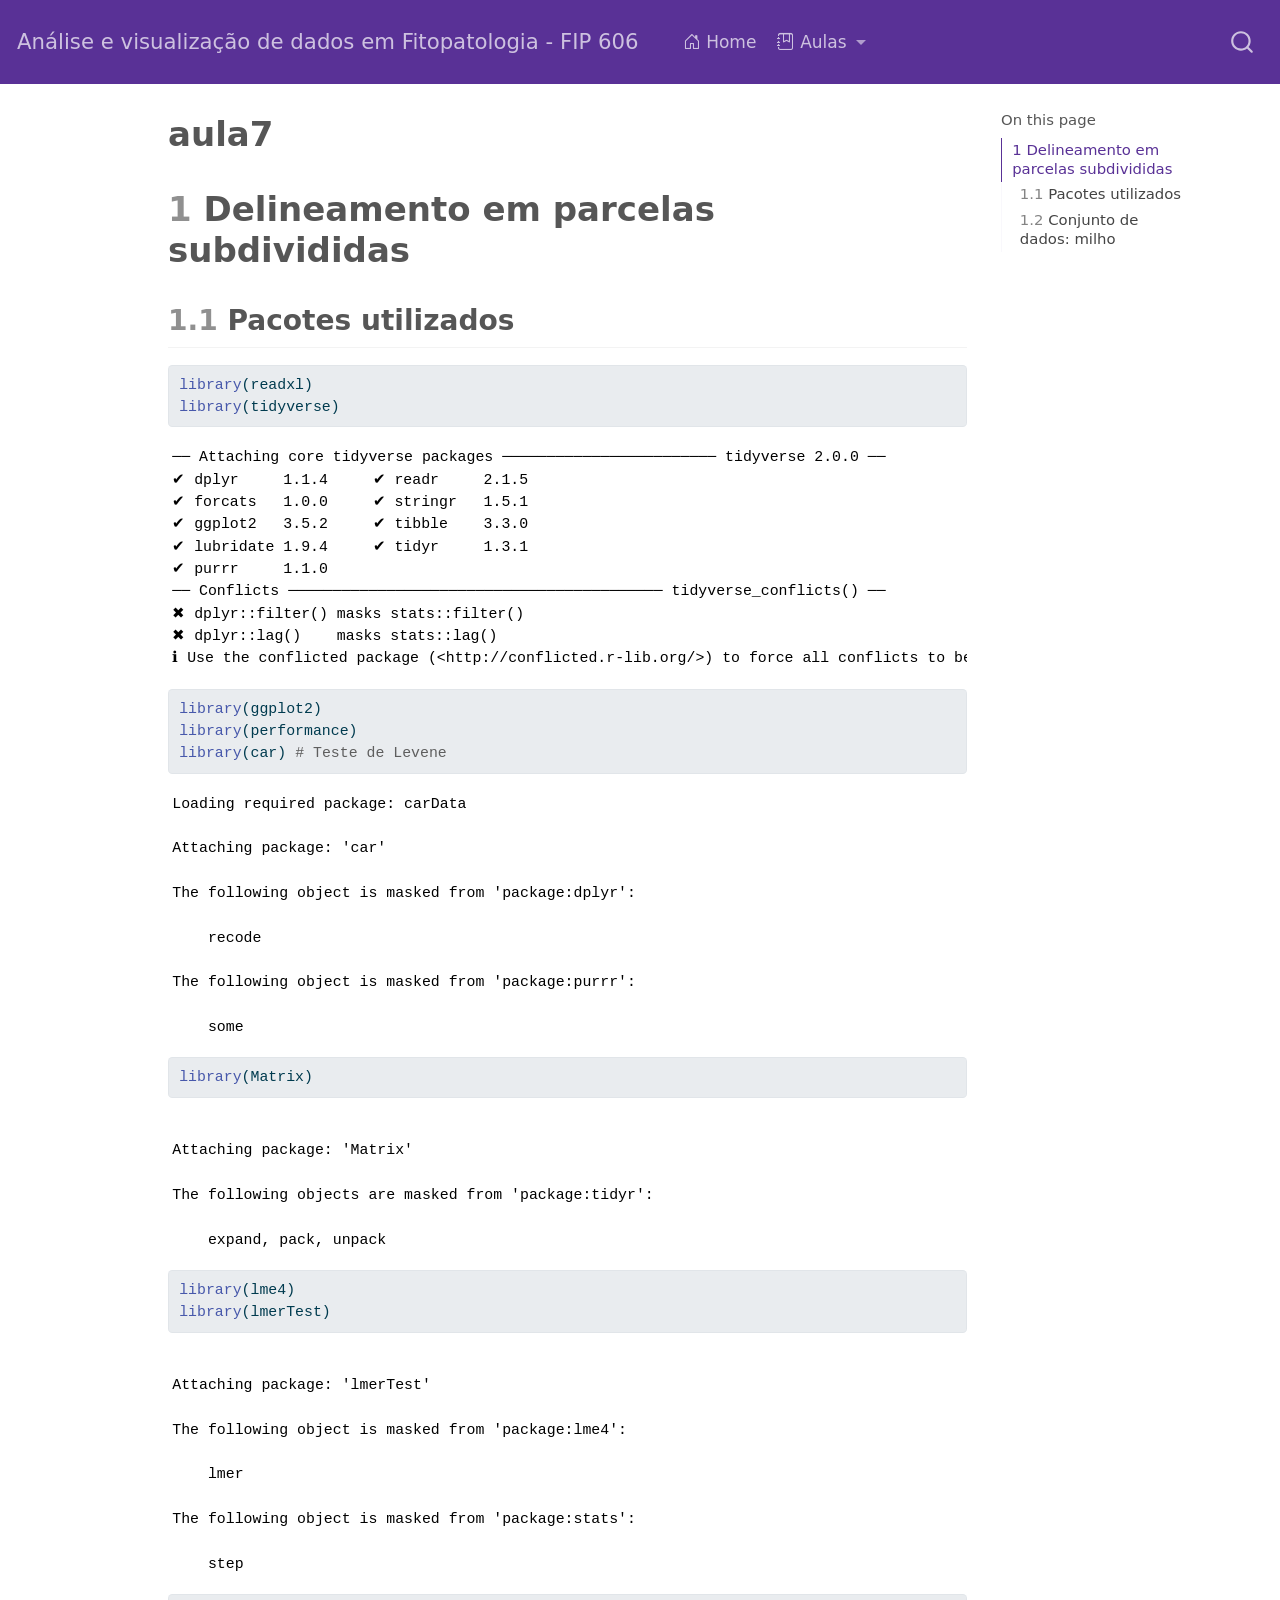
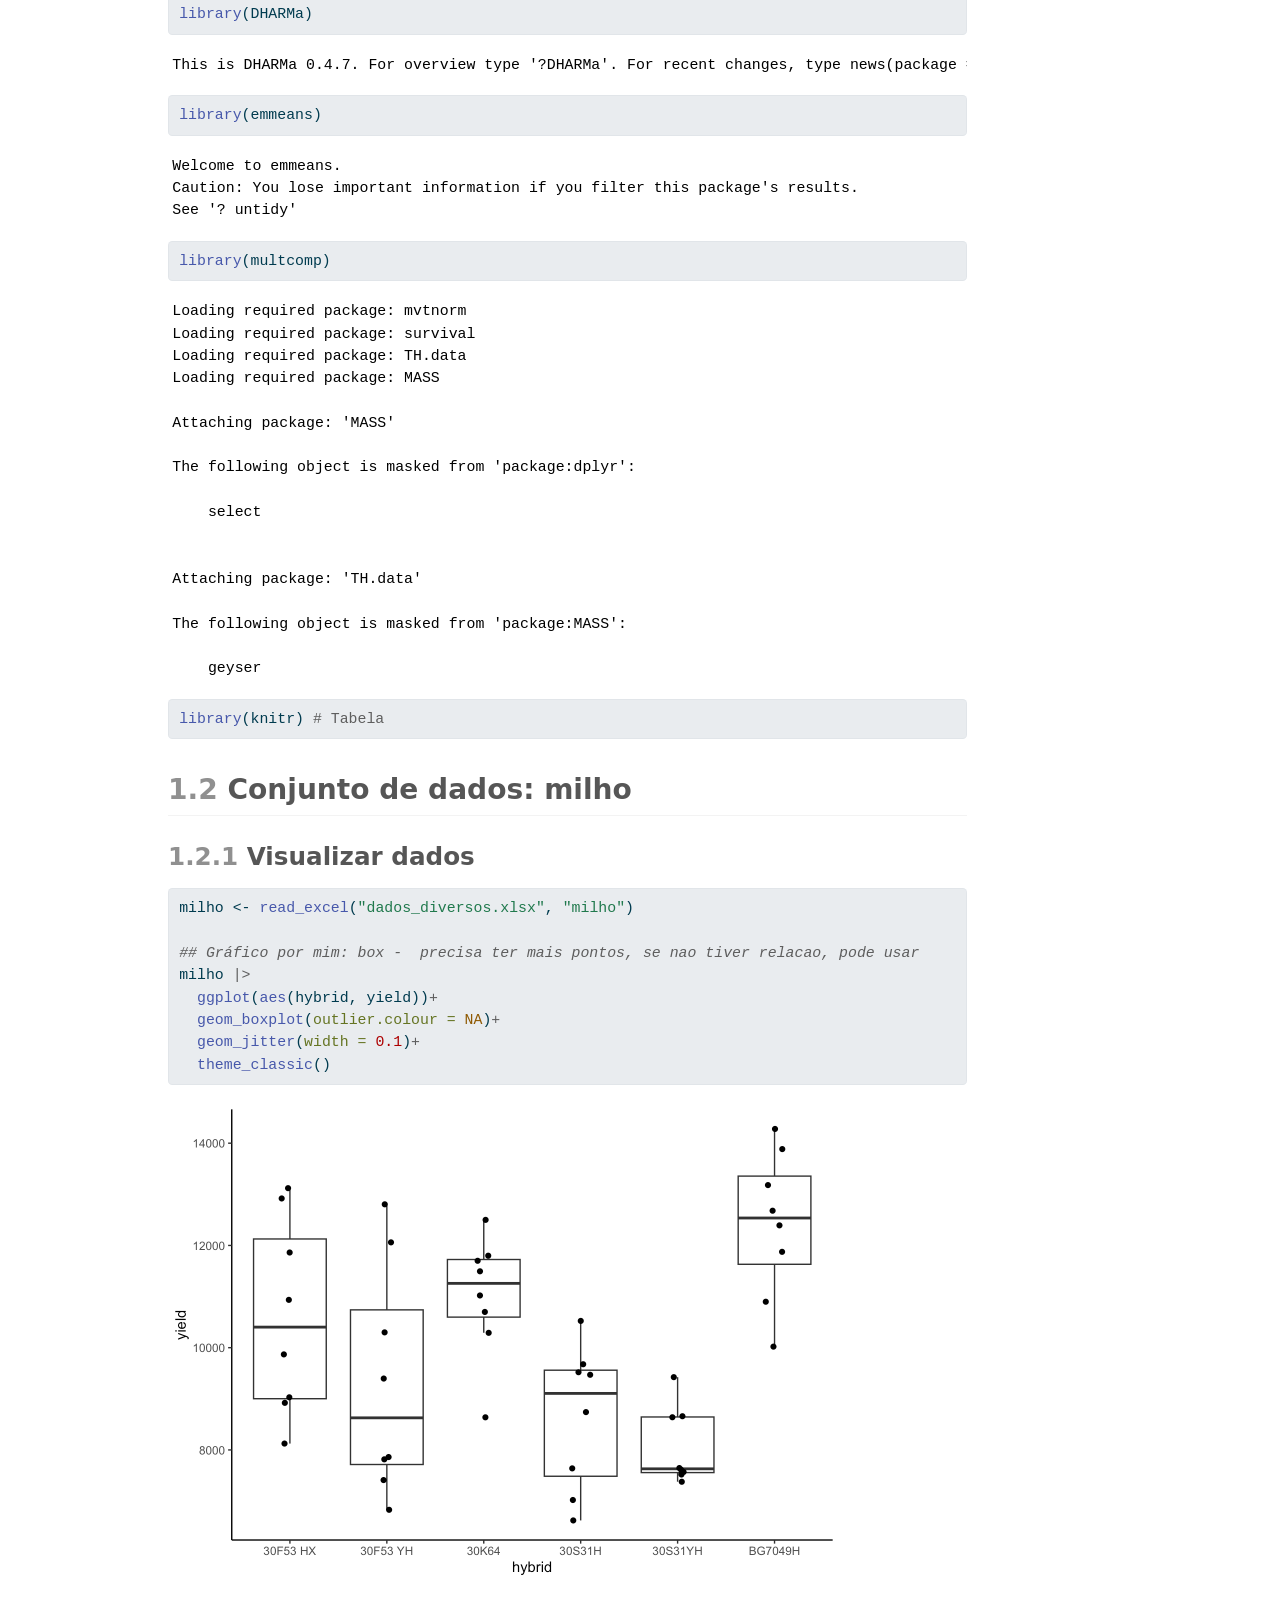
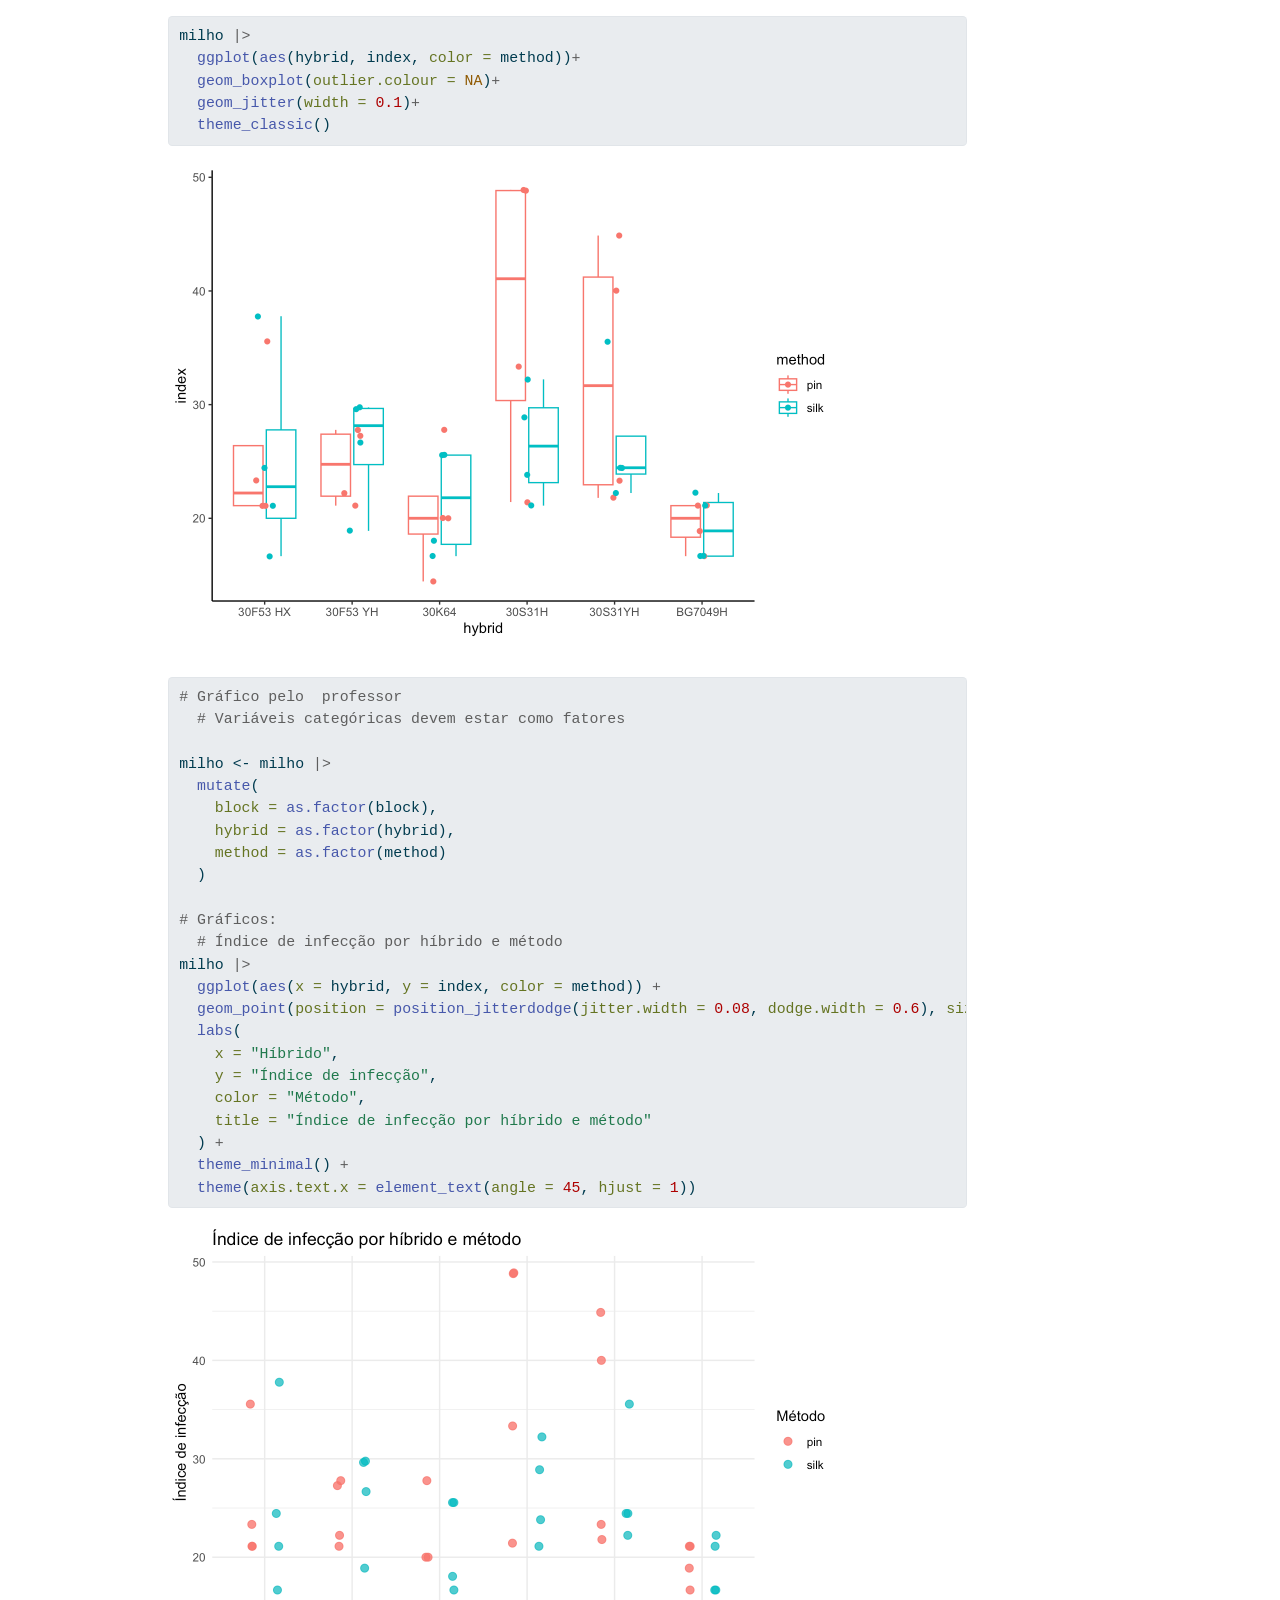
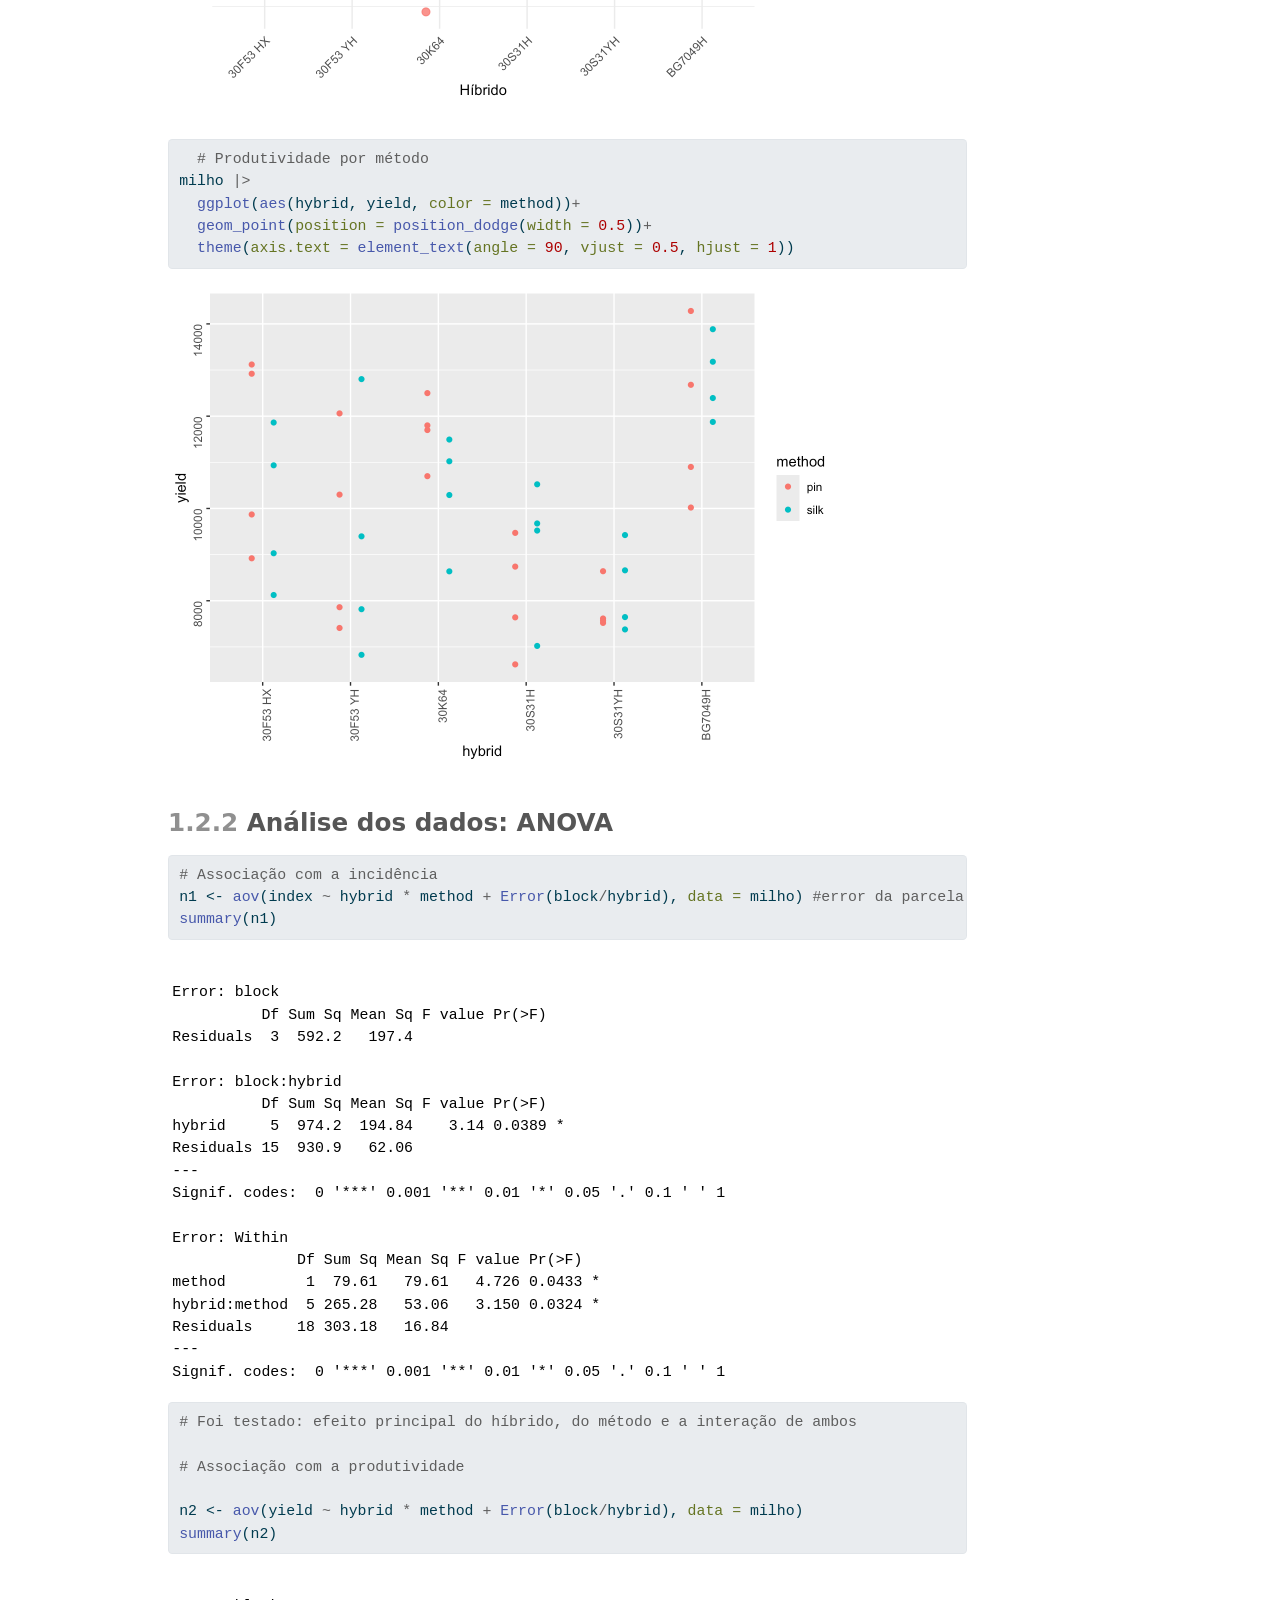
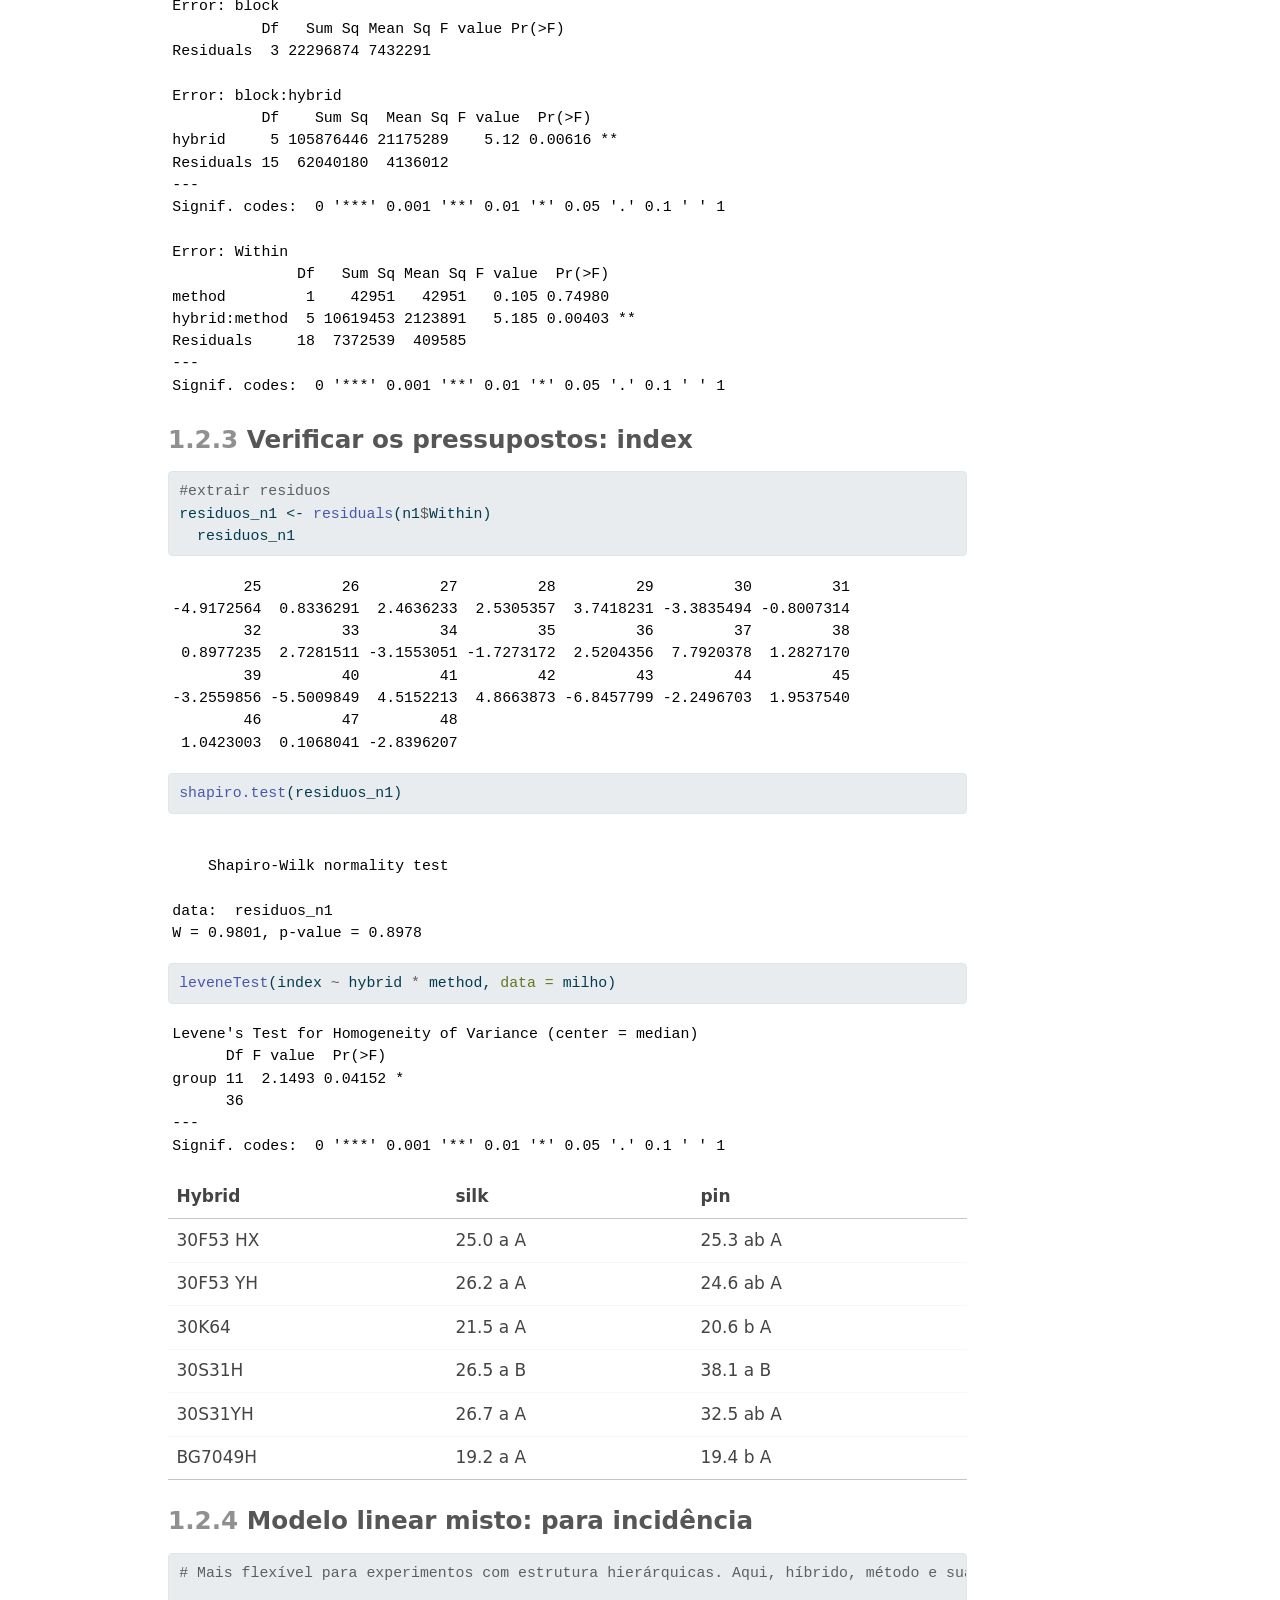
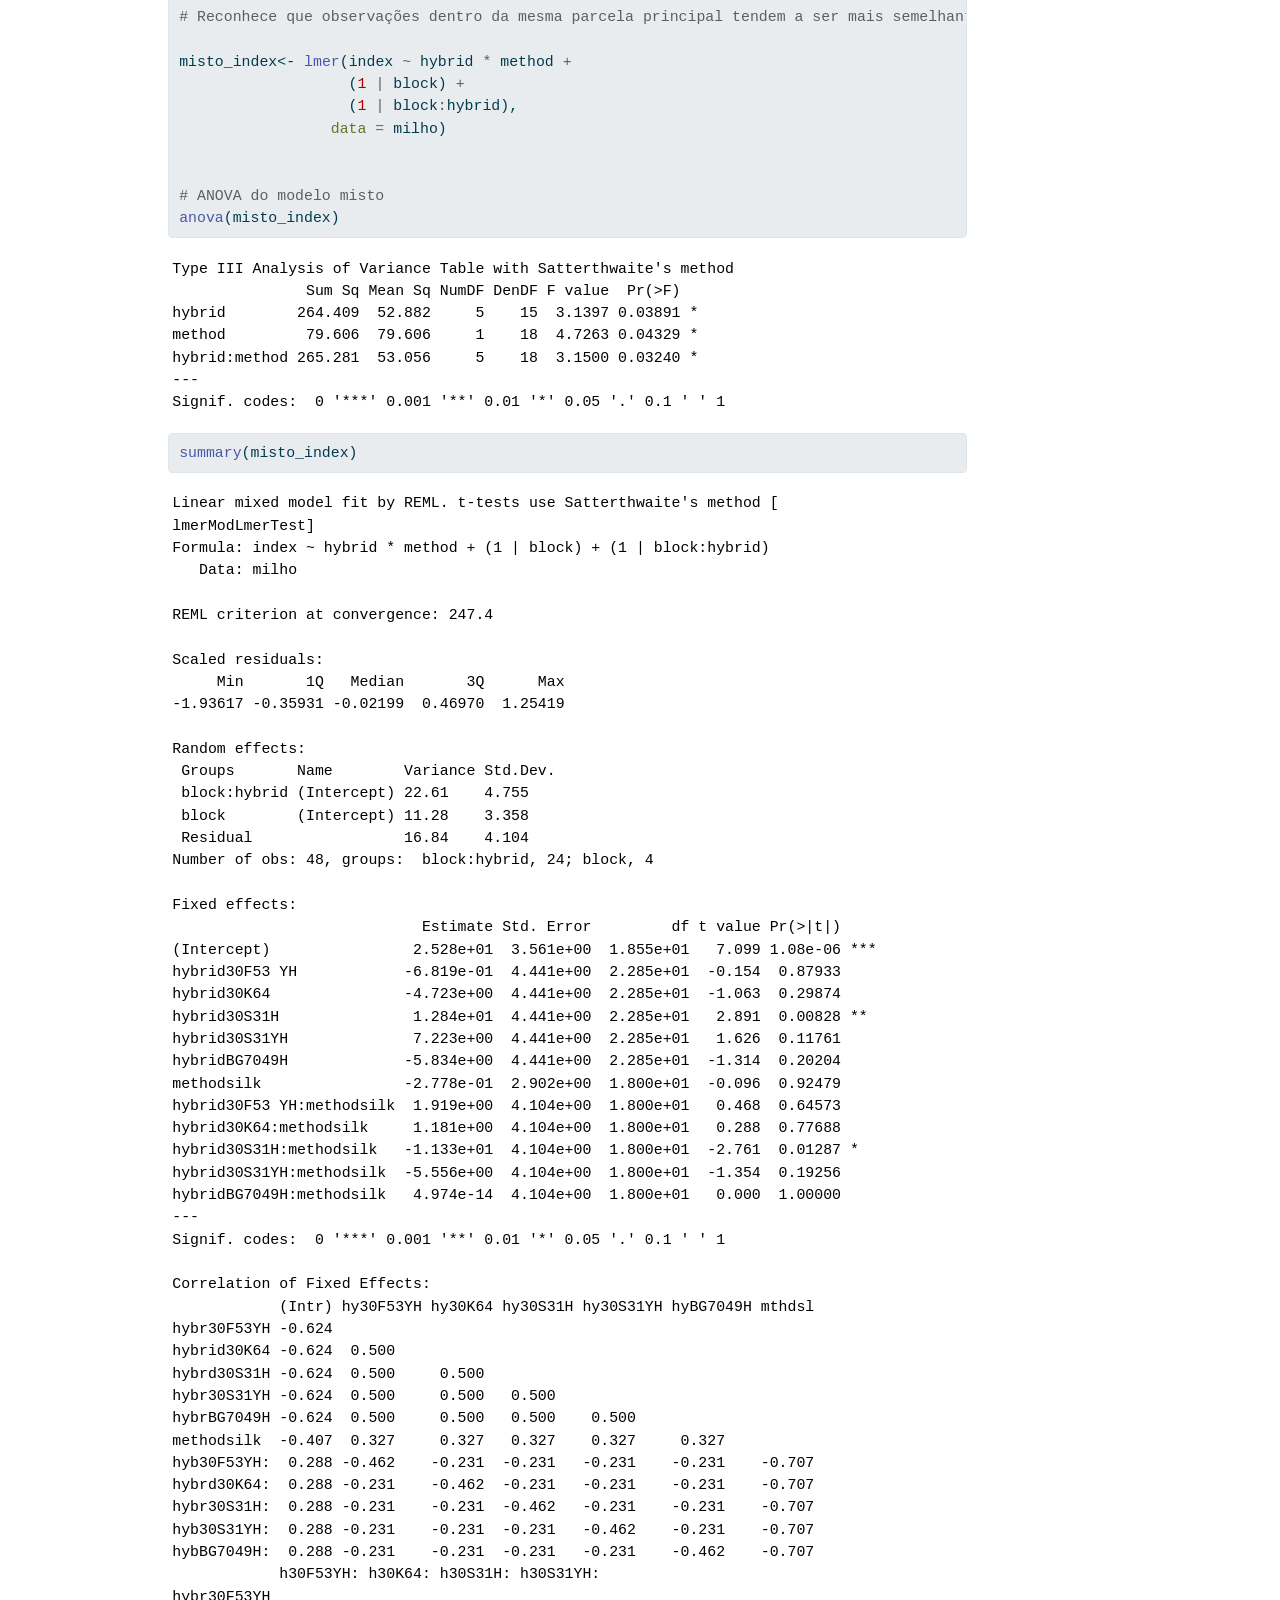
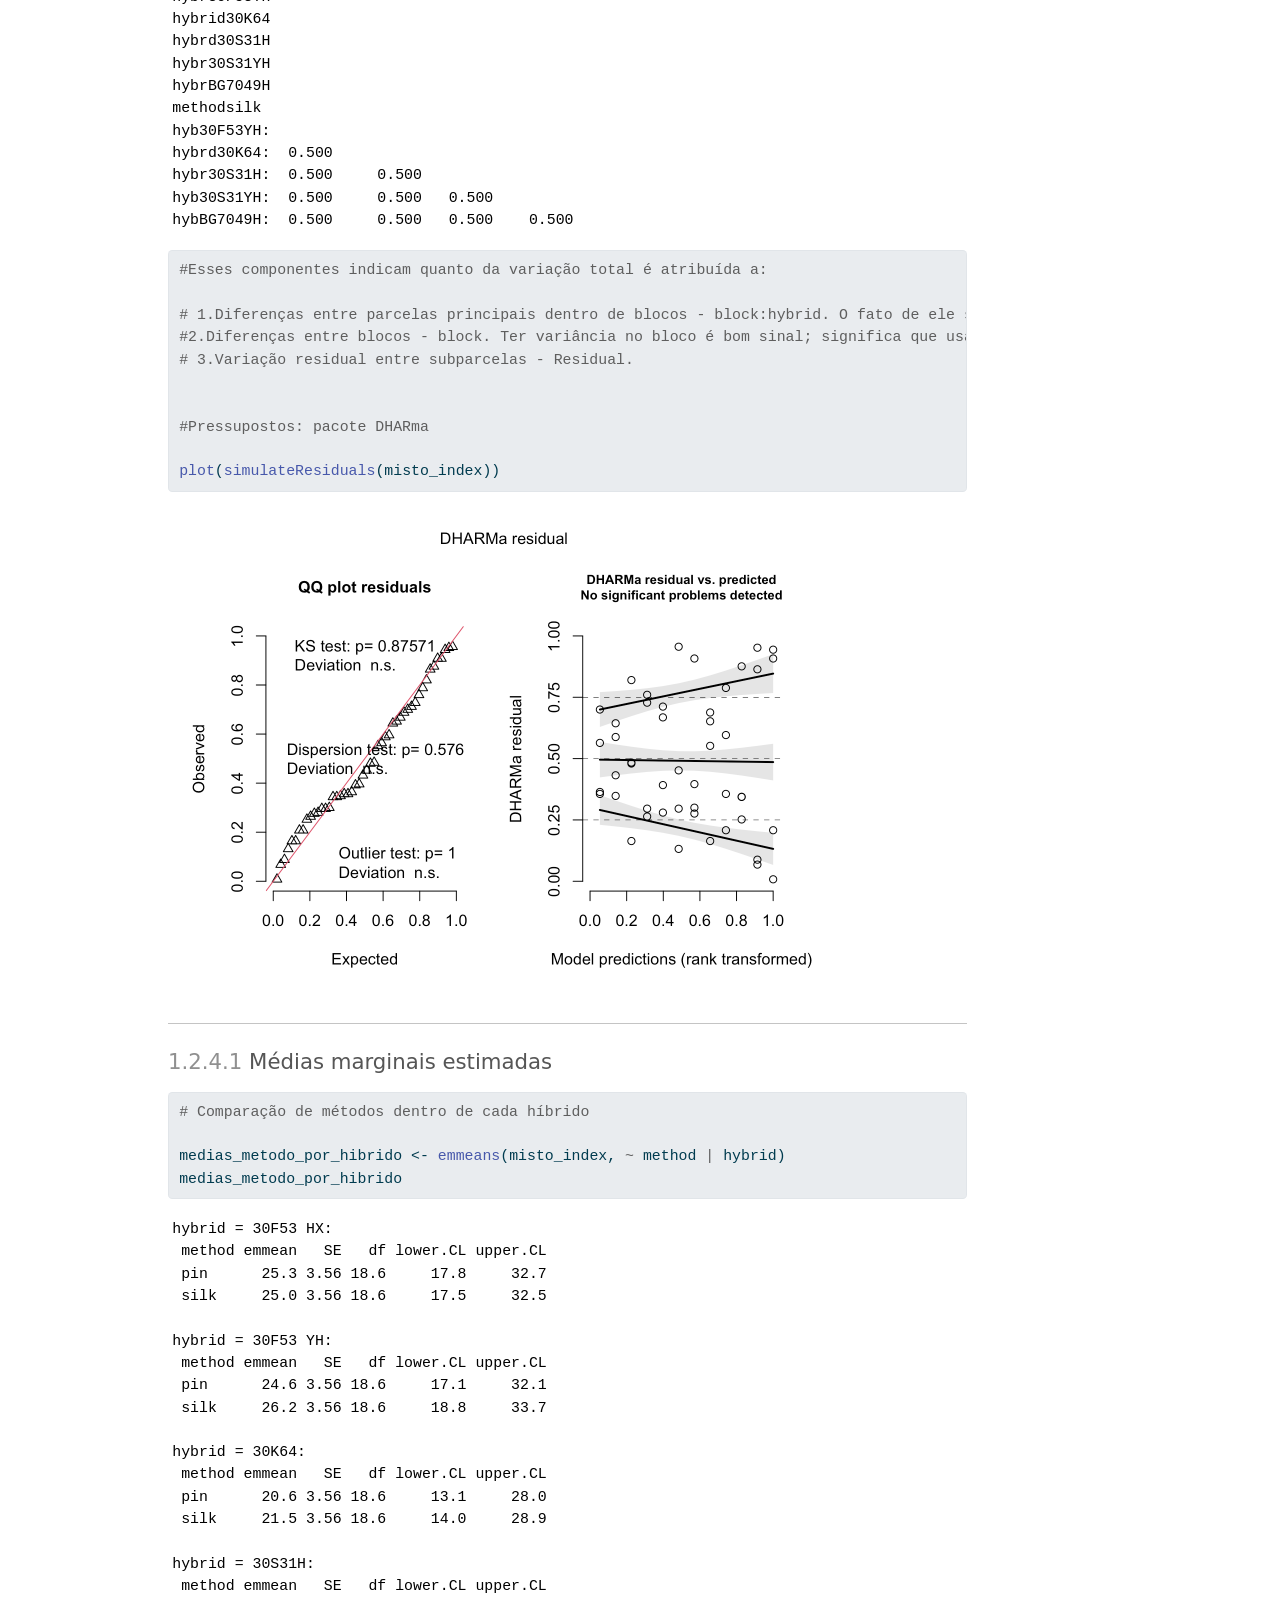
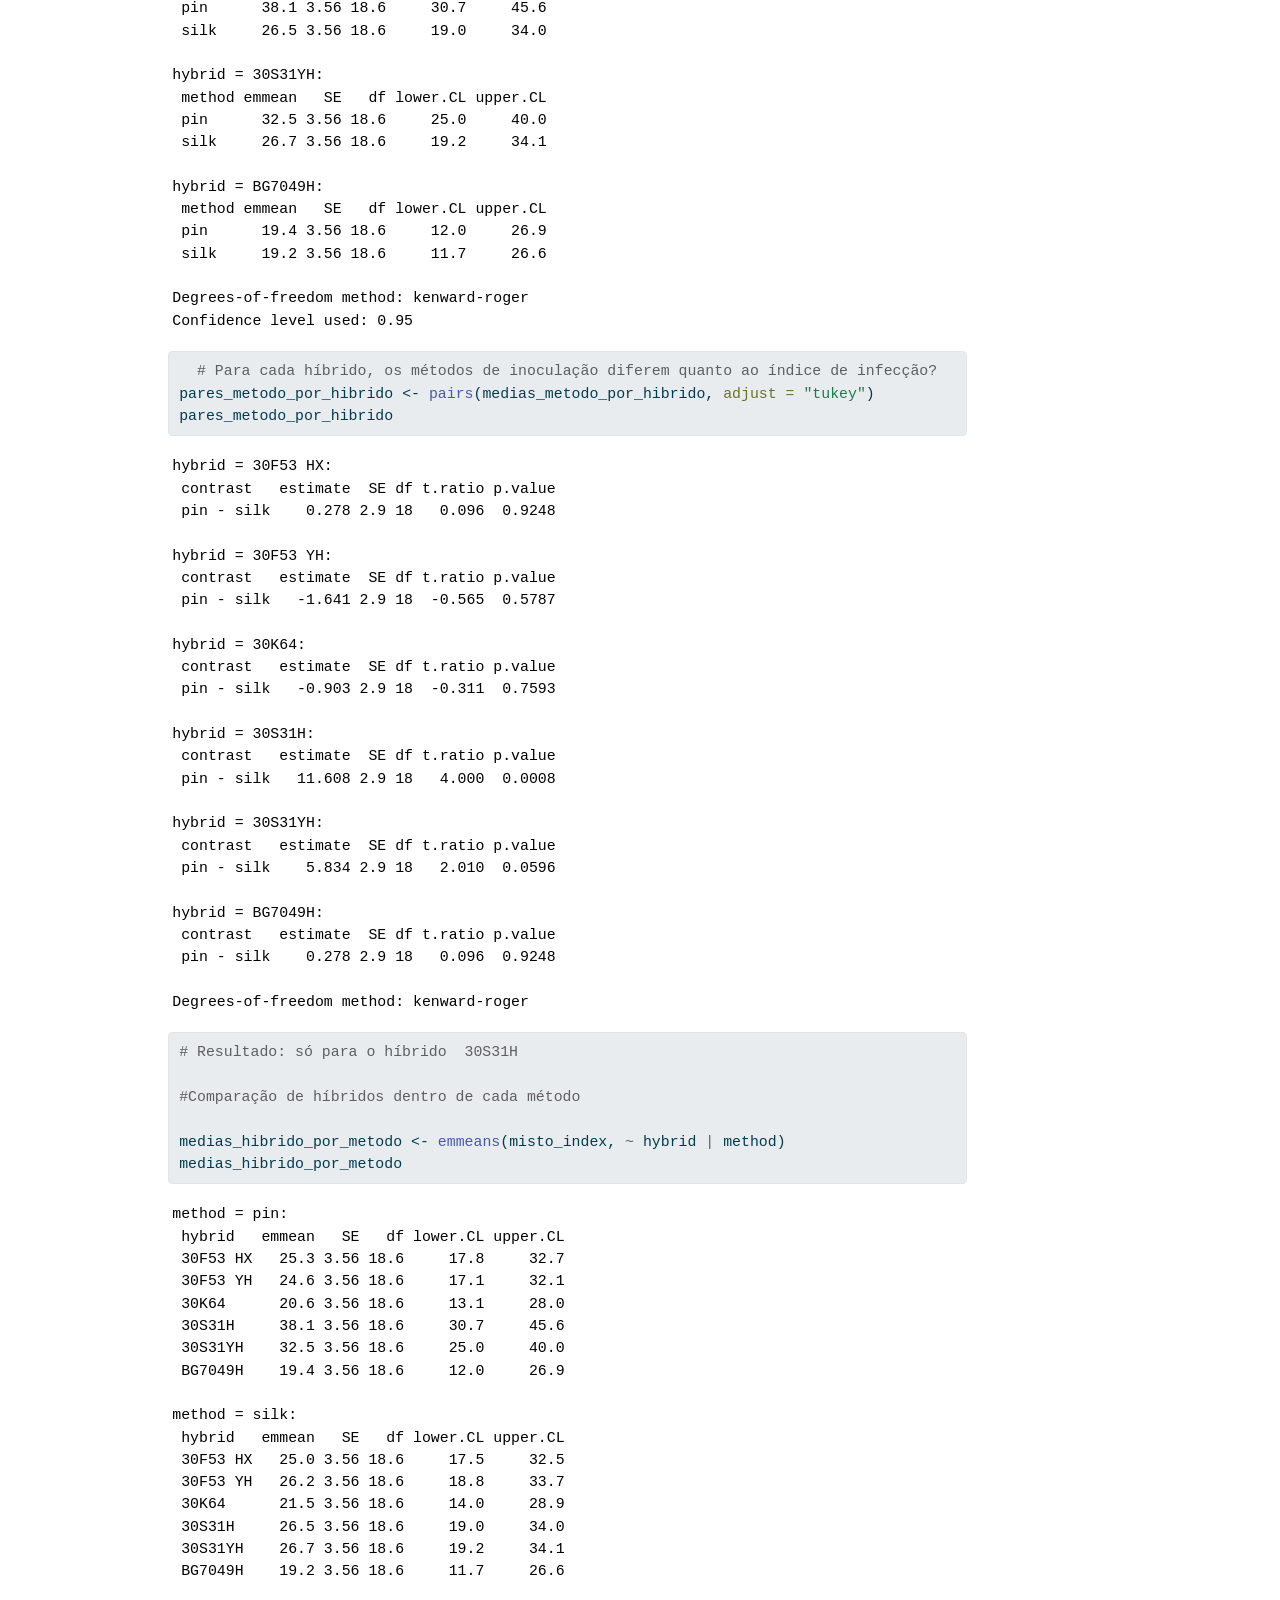
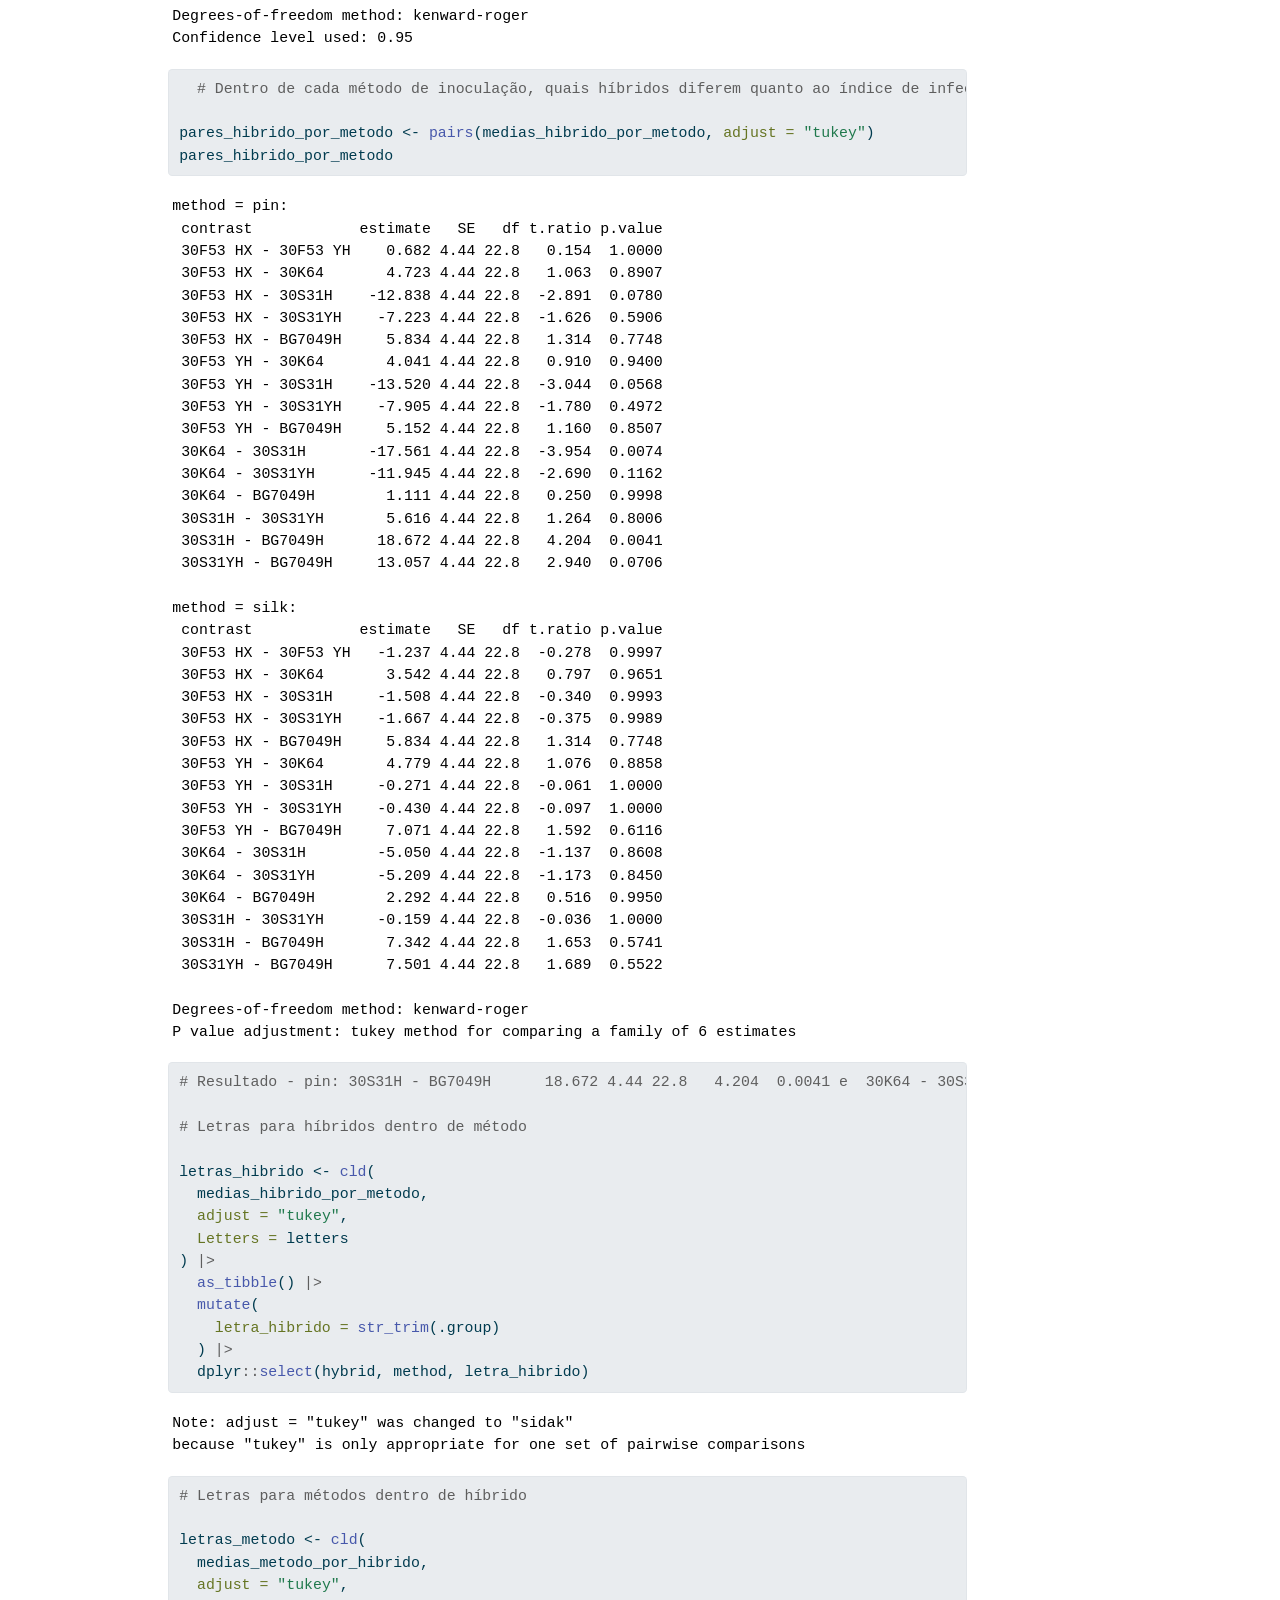
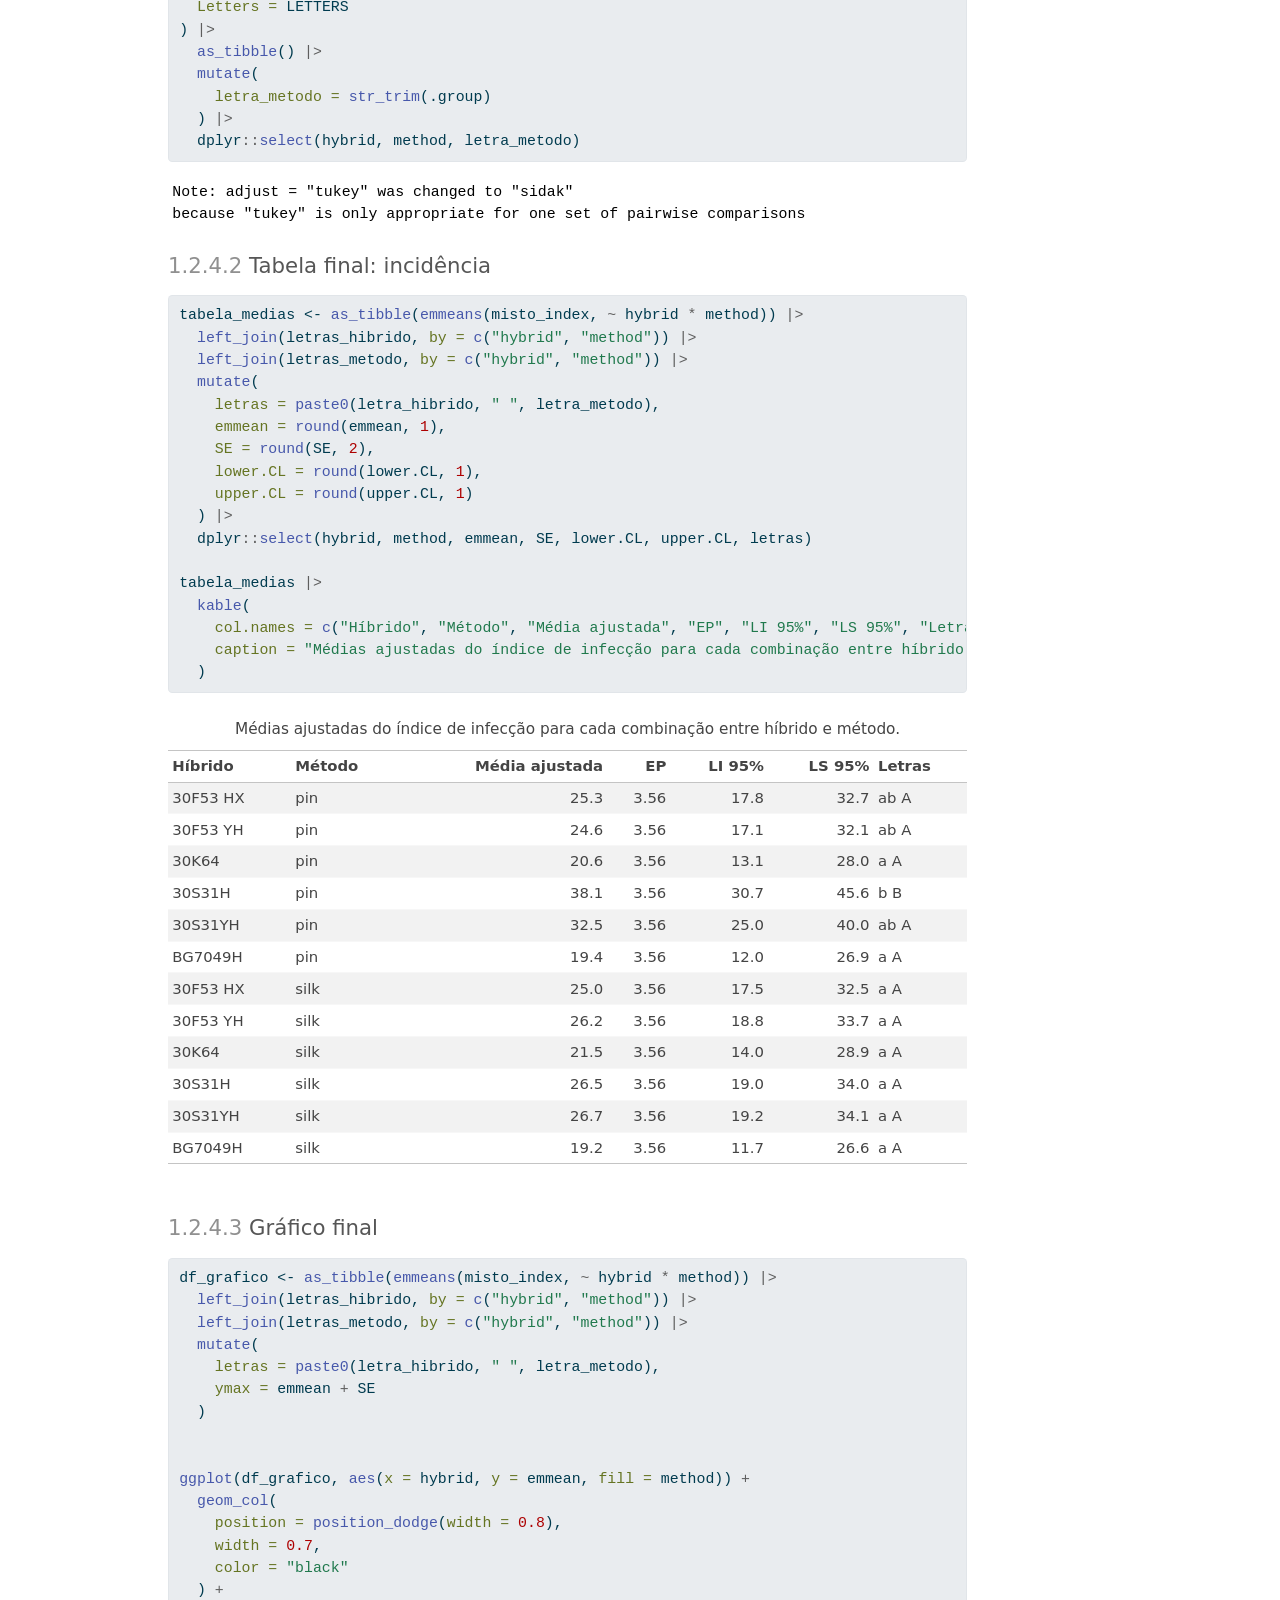
<file: docs/aula7.html>
<!DOCTYPE html>
<html xmlns="http://www.w3.org/1999/xhtml" lang="en" xml:lang="en"><head>

<meta charset="utf-8">
<meta name="generator" content="quarto-1.3.353">

<meta name="viewport" content="width=device-width, initial-scale=1.0, user-scalable=yes">


<title>Análise e visualização de dados em Fitopatologia - FIP 606 - aula7</title>
<style>
code{white-space: pre-wrap;}
span.smallcaps{font-variant: small-caps;}
div.columns{display: flex; gap: min(4vw, 1.5em);}
div.column{flex: auto; overflow-x: auto;}
div.hanging-indent{margin-left: 1.5em; text-indent: -1.5em;}
ul.task-list{list-style: none;}
ul.task-list li input[type="checkbox"] {
  width: 0.8em;
  margin: 0 0.8em 0.2em -1em; /* quarto-specific, see https://github.com/quarto-dev/quarto-cli/issues/4556 */ 
  vertical-align: middle;
}
/* CSS for syntax highlighting */
pre > code.sourceCode { white-space: pre; position: relative; }
pre > code.sourceCode > span { display: inline-block; line-height: 1.25; }
pre > code.sourceCode > span:empty { height: 1.2em; }
.sourceCode { overflow: visible; }
code.sourceCode > span { color: inherit; text-decoration: inherit; }
div.sourceCode { margin: 1em 0; }
pre.sourceCode { margin: 0; }
@media screen {
div.sourceCode { overflow: auto; }
}
@media print {
pre > code.sourceCode { white-space: pre-wrap; }
pre > code.sourceCode > span { text-indent: -5em; padding-left: 5em; }
}
pre.numberSource code
  { counter-reset: source-line 0; }
pre.numberSource code > span
  { position: relative; left: -4em; counter-increment: source-line; }
pre.numberSource code > span > a:first-child::before
  { content: counter(source-line);
    position: relative; left: -1em; text-align: right; vertical-align: baseline;
    border: none; display: inline-block;
    -webkit-touch-callout: none; -webkit-user-select: none;
    -khtml-user-select: none; -moz-user-select: none;
    -ms-user-select: none; user-select: none;
    padding: 0 4px; width: 4em;
  }
pre.numberSource { margin-left: 3em;  padding-left: 4px; }
div.sourceCode
  {   }
@media screen {
pre > code.sourceCode > span > a:first-child::before { text-decoration: underline; }
}
</style>


<script src="site_libs/quarto-nav/quarto-nav.js"></script>
<script src="site_libs/quarto-nav/headroom.min.js"></script>
<script src="site_libs/clipboard/clipboard.min.js"></script>
<script src="site_libs/quarto-search/autocomplete.umd.js"></script>
<script src="site_libs/quarto-search/fuse.min.js"></script>
<script src="site_libs/quarto-search/quarto-search.js"></script>
<meta name="quarto:offset" content="./">
<script src="site_libs/quarto-html/quarto.js"></script>
<script src="site_libs/quarto-html/popper.min.js"></script>
<script src="site_libs/quarto-html/tippy.umd.min.js"></script>
<script src="site_libs/quarto-html/anchor.min.js"></script>
<link href="site_libs/quarto-html/tippy.css" rel="stylesheet">
<link href="site_libs/quarto-html/quarto-syntax-highlighting.css" rel="stylesheet" id="quarto-text-highlighting-styles">
<script src="site_libs/bootstrap/bootstrap.min.js"></script>
<link href="site_libs/bootstrap/bootstrap-icons.css" rel="stylesheet">
<link href="site_libs/bootstrap/bootstrap.min.css" rel="stylesheet" id="quarto-bootstrap" data-mode="light">
<script id="quarto-search-options" type="application/json">{
  "location": "navbar",
  "copy-button": false,
  "collapse-after": 3,
  "panel-placement": "end",
  "type": "overlay",
  "limit": 20,
  "language": {
    "search-no-results-text": "No results",
    "search-matching-documents-text": "matching documents",
    "search-copy-link-title": "Copy link to search",
    "search-hide-matches-text": "Hide additional matches",
    "search-more-match-text": "more match in this document",
    "search-more-matches-text": "more matches in this document",
    "search-clear-button-title": "Clear",
    "search-detached-cancel-button-title": "Cancel",
    "search-submit-button-title": "Submit"
  }
}</script>


<link rel="stylesheet" href="styles.css">
</head>

<body class="nav-fixed">

<div id="quarto-search-results"></div>
  <header id="quarto-header" class="headroom fixed-top">
    <nav class="navbar navbar-expand-lg navbar-dark ">
      <div class="navbar-container container-fluid">
      <div class="navbar-brand-container">
    <a class="navbar-brand" href="./index.html">
    <span class="navbar-title">Análise e visualização de dados em Fitopatologia - FIP 606</span>
    </a>
  </div>
            <div id="quarto-search" class="" title="Search"></div>
          <button class="navbar-toggler" type="button" data-bs-toggle="collapse" data-bs-target="#navbarCollapse" aria-controls="navbarCollapse" aria-expanded="false" aria-label="Toggle navigation" onclick="if (window.quartoToggleHeadroom) { window.quartoToggleHeadroom(); }">
  <span class="navbar-toggler-icon"></span>
</button>
          <div class="collapse navbar-collapse" id="navbarCollapse">
            <ul class="navbar-nav navbar-nav-scroll me-auto">
  <li class="nav-item">
    <a class="nav-link" href="./index.html" rel="" target=""><i class="bi bi-house-door" role="img">
</i> 
 <span class="menu-text">Home</span></a>
  </li>  
  <li class="nav-item dropdown ">
    <a class="nav-link dropdown-toggle" href="#" id="nav-menu-aulas" role="button" data-bs-toggle="dropdown" aria-expanded="false" rel="" target="">
      <i class="bi bi-journal-bookmark" role="img">
</i> 
 <span class="menu-text">Aulas</span>
    </a>
    <ul class="dropdown-menu" aria-labelledby="nav-menu-aulas">    
        <li>
    <a class="dropdown-item" href="./aula1.html" rel="" target=""><i class="bi bi-book" role="img">
</i> 
 <span class="dropdown-text">Introdução</span></a>
  </li>  
        <li>
    <a class="dropdown-item" href="./aula2.html" rel="" target=""><i class="bi bi-bar-chart-line" role="img">
</i> 
 <span class="dropdown-text">Gráficos</span></a>
  </li>  
        <li>
    <a class="dropdown-item" href="./aula3.html" rel="" target=""><i class="bi bi-calculator" role="img">
</i> 
 <span class="dropdown-text">Teste t</span></a>
  </li>  
        <li>
    <a class="dropdown-item" href="./aula4.html" rel="" target=""><i class="bi bi-layers-half" role="img">
</i> 
 <span class="dropdown-text">ANOVA</span></a>
  </li>  
        <li>
    <a class="dropdown-item" href="./aula5.html" rel="" target=""><i class="bi bi-spellcheck" role="img">
</i> 
 <span class="dropdown-text">Teste de médias</span></a>
  </li>  
        <li>
    <a class="dropdown-item" href="./aula6.html" rel="" target=""><i class="bi bi-calculator" role="img">
</i> 
 <span class="dropdown-text">Fatorial</span></a>
  </li>  
        <li>
    <a class="dropdown-item" href="./aula7.html" rel="" target=""><i class="bi bi-layout-split" role="img">
</i> 
 <span class="dropdown-text">Parcelas subdivididas</span></a>
  </li>  
    </ul>
  </li>
</ul>
            <div class="quarto-navbar-tools ms-auto">
</div>
          </div> <!-- /navcollapse -->
      </div> <!-- /container-fluid -->
    </nav>
</header>
<!-- content -->
<div id="quarto-content" class="quarto-container page-columns page-rows-contents page-layout-article page-navbar">
<!-- sidebar -->
<!-- margin-sidebar -->
    <div id="quarto-margin-sidebar" class="sidebar margin-sidebar">
        <nav id="TOC" role="doc-toc" class="toc-active">
    <h2 id="toc-title">On this page</h2>
   
  <ul>
  <li><a href="#delineamento-em-parcelas-subdivididas" id="toc-delineamento-em-parcelas-subdivididas" class="nav-link active" data-scroll-target="#delineamento-em-parcelas-subdivididas"><span class="header-section-number">1</span> <strong>Delineamento em parcelas subdivididas</strong></a>
  <ul class="collapse">
  <li><a href="#pacotes-utilizados" id="toc-pacotes-utilizados" class="nav-link" data-scroll-target="#pacotes-utilizados"><span class="header-section-number">1.1</span> Pacotes utilizados</a></li>
  <li><a href="#conjunto-de-dados-milho" id="toc-conjunto-de-dados-milho" class="nav-link" data-scroll-target="#conjunto-de-dados-milho"><span class="header-section-number">1.2</span> Conjunto de dados: milho</a>
  <ul class="collapse">
  <li><a href="#visualizar-dados" id="toc-visualizar-dados" class="nav-link" data-scroll-target="#visualizar-dados"><span class="header-section-number">1.2.1</span> Visualizar dados</a></li>
  <li><a href="#análise-dos-dados-anova" id="toc-análise-dos-dados-anova" class="nav-link" data-scroll-target="#análise-dos-dados-anova"><span class="header-section-number">1.2.2</span> Análise dos dados: ANOVA</a></li>
  <li><a href="#verificar-os-pressupostos-index" id="toc-verificar-os-pressupostos-index" class="nav-link" data-scroll-target="#verificar-os-pressupostos-index"><span class="header-section-number">1.2.3</span> Verificar os pressupostos: index</a></li>
  <li><a href="#modelo-linear-misto-para-incidência" id="toc-modelo-linear-misto-para-incidência" class="nav-link" data-scroll-target="#modelo-linear-misto-para-incidência"><span class="header-section-number">1.2.4</span> Modelo linear misto: para incidência</a></li>
  <li><a href="#modelo-linear-misto-produtividade" id="toc-modelo-linear-misto-produtividade" class="nav-link" data-scroll-target="#modelo-linear-misto-produtividade"><span class="header-section-number">1.2.5</span> Modelo linear misto: produtividade</a></li>
  </ul></li>
  </ul></li>
  </ul>
</nav>
    </div>
<!-- main -->
<main class="content" id="quarto-document-content">

<header id="title-block-header" class="quarto-title-block default">
<div class="quarto-title">
<h1 class="title">aula7</h1>
</div>



<div class="quarto-title-meta">

    
  
    
  </div>
  

</header>

<section id="delineamento-em-parcelas-subdivididas" class="level1" data-number="1">
<h1 data-number="1"><span class="header-section-number">1</span> <strong>Delineamento em parcelas subdivididas</strong></h1>
<section id="pacotes-utilizados" class="level2" data-number="1.1">
<h2 data-number="1.1" class="anchored" data-anchor-id="pacotes-utilizados"><span class="header-section-number">1.1</span> Pacotes utilizados</h2>
<div class="cell" data-hash="aula7_cache/html/unnamed-chunk-1_885cbccc2e4a797a8045cb1a91191962">
<div class="sourceCode cell-code" id="cb1"><pre class="sourceCode r code-with-copy"><code class="sourceCode r"><span id="cb1-1"><a href="#cb1-1" aria-hidden="true" tabindex="-1"></a><span class="fu">library</span>(readxl)</span>
<span id="cb1-2"><a href="#cb1-2" aria-hidden="true" tabindex="-1"></a><span class="fu">library</span>(tidyverse)</span></code><button title="Copy to Clipboard" class="code-copy-button"><i class="bi"></i></button></pre></div>
<div class="cell-output cell-output-stderr">
<pre><code>── Attaching core tidyverse packages ──────────────────────── tidyverse 2.0.0 ──
✔ dplyr     1.1.4     ✔ readr     2.1.5
✔ forcats   1.0.0     ✔ stringr   1.5.1
✔ ggplot2   3.5.2     ✔ tibble    3.3.0
✔ lubridate 1.9.4     ✔ tidyr     1.3.1
✔ purrr     1.1.0     
── Conflicts ────────────────────────────────────────── tidyverse_conflicts() ──
✖ dplyr::filter() masks stats::filter()
✖ dplyr::lag()    masks stats::lag()
ℹ Use the conflicted package (&lt;http://conflicted.r-lib.org/&gt;) to force all conflicts to become errors</code></pre>
</div>
<div class="sourceCode cell-code" id="cb3"><pre class="sourceCode r code-with-copy"><code class="sourceCode r"><span id="cb3-1"><a href="#cb3-1" aria-hidden="true" tabindex="-1"></a><span class="fu">library</span>(ggplot2)</span>
<span id="cb3-2"><a href="#cb3-2" aria-hidden="true" tabindex="-1"></a><span class="fu">library</span>(performance)</span>
<span id="cb3-3"><a href="#cb3-3" aria-hidden="true" tabindex="-1"></a><span class="fu">library</span>(car) <span class="co"># Teste de Levene</span></span></code><button title="Copy to Clipboard" class="code-copy-button"><i class="bi"></i></button></pre></div>
<div class="cell-output cell-output-stderr">
<pre><code>Loading required package: carData

Attaching package: 'car'

The following object is masked from 'package:dplyr':

    recode

The following object is masked from 'package:purrr':

    some</code></pre>
</div>
<div class="sourceCode cell-code" id="cb5"><pre class="sourceCode r code-with-copy"><code class="sourceCode r"><span id="cb5-1"><a href="#cb5-1" aria-hidden="true" tabindex="-1"></a><span class="fu">library</span>(Matrix)</span></code><button title="Copy to Clipboard" class="code-copy-button"><i class="bi"></i></button></pre></div>
<div class="cell-output cell-output-stderr">
<pre><code>
Attaching package: 'Matrix'

The following objects are masked from 'package:tidyr':

    expand, pack, unpack</code></pre>
</div>
<div class="sourceCode cell-code" id="cb7"><pre class="sourceCode r code-with-copy"><code class="sourceCode r"><span id="cb7-1"><a href="#cb7-1" aria-hidden="true" tabindex="-1"></a><span class="fu">library</span>(lme4)</span>
<span id="cb7-2"><a href="#cb7-2" aria-hidden="true" tabindex="-1"></a><span class="fu">library</span>(lmerTest)</span></code><button title="Copy to Clipboard" class="code-copy-button"><i class="bi"></i></button></pre></div>
<div class="cell-output cell-output-stderr">
<pre><code>
Attaching package: 'lmerTest'

The following object is masked from 'package:lme4':

    lmer

The following object is masked from 'package:stats':

    step</code></pre>
</div>
<div class="sourceCode cell-code" id="cb9"><pre class="sourceCode r code-with-copy"><code class="sourceCode r"><span id="cb9-1"><a href="#cb9-1" aria-hidden="true" tabindex="-1"></a><span class="fu">library</span>(DHARMa)</span></code><button title="Copy to Clipboard" class="code-copy-button"><i class="bi"></i></button></pre></div>
<div class="cell-output cell-output-stderr">
<pre><code>This is DHARMa 0.4.7. For overview type '?DHARMa'. For recent changes, type news(package = 'DHARMa')</code></pre>
</div>
<div class="sourceCode cell-code" id="cb11"><pre class="sourceCode r code-with-copy"><code class="sourceCode r"><span id="cb11-1"><a href="#cb11-1" aria-hidden="true" tabindex="-1"></a><span class="fu">library</span>(emmeans)</span></code><button title="Copy to Clipboard" class="code-copy-button"><i class="bi"></i></button></pre></div>
<div class="cell-output cell-output-stderr">
<pre><code>Welcome to emmeans.
Caution: You lose important information if you filter this package's results.
See '? untidy'</code></pre>
</div>
<div class="sourceCode cell-code" id="cb13"><pre class="sourceCode r code-with-copy"><code class="sourceCode r"><span id="cb13-1"><a href="#cb13-1" aria-hidden="true" tabindex="-1"></a><span class="fu">library</span>(multcomp)</span></code><button title="Copy to Clipboard" class="code-copy-button"><i class="bi"></i></button></pre></div>
<div class="cell-output cell-output-stderr">
<pre><code>Loading required package: mvtnorm
Loading required package: survival
Loading required package: TH.data
Loading required package: MASS

Attaching package: 'MASS'

The following object is masked from 'package:dplyr':

    select


Attaching package: 'TH.data'

The following object is masked from 'package:MASS':

    geyser</code></pre>
</div>
<div class="sourceCode cell-code" id="cb15"><pre class="sourceCode r code-with-copy"><code class="sourceCode r"><span id="cb15-1"><a href="#cb15-1" aria-hidden="true" tabindex="-1"></a><span class="fu">library</span>(knitr) <span class="co"># Tabela</span></span></code><button title="Copy to Clipboard" class="code-copy-button"><i class="bi"></i></button></pre></div>
</div>
</section>
<section id="conjunto-de-dados-milho" class="level2" data-number="1.2">
<h2 data-number="1.2" class="anchored" data-anchor-id="conjunto-de-dados-milho"><span class="header-section-number">1.2</span> Conjunto de dados: milho</h2>
<section id="visualizar-dados" class="level3" data-number="1.2.1">
<h3 data-number="1.2.1" class="anchored" data-anchor-id="visualizar-dados"><span class="header-section-number">1.2.1</span> Visualizar dados</h3>
<div class="cell" data-hash="aula7_cache/html/unnamed-chunk-2_ba4fbe321e4714694830cc6a57d8af2b">
<div class="sourceCode cell-code" id="cb16"><pre class="sourceCode r code-with-copy"><code class="sourceCode r"><span id="cb16-1"><a href="#cb16-1" aria-hidden="true" tabindex="-1"></a>milho <span class="ot">&lt;-</span> <span class="fu">read_excel</span>(<span class="st">"dados_diversos.xlsx"</span>, <span class="st">"milho"</span>)</span>
<span id="cb16-2"><a href="#cb16-2" aria-hidden="true" tabindex="-1"></a></span>
<span id="cb16-3"><a href="#cb16-3" aria-hidden="true" tabindex="-1"></a><span class="do">## Gráfico por mim: box -  precisa ter mais pontos, se nao tiver relacao, pode usar</span></span>
<span id="cb16-4"><a href="#cb16-4" aria-hidden="true" tabindex="-1"></a>milho <span class="sc">|&gt;</span></span>
<span id="cb16-5"><a href="#cb16-5" aria-hidden="true" tabindex="-1"></a>  <span class="fu">ggplot</span>(<span class="fu">aes</span>(hybrid, yield))<span class="sc">+</span></span>
<span id="cb16-6"><a href="#cb16-6" aria-hidden="true" tabindex="-1"></a>  <span class="fu">geom_boxplot</span>(<span class="at">outlier.colour =</span> <span class="cn">NA</span>)<span class="sc">+</span></span>
<span id="cb16-7"><a href="#cb16-7" aria-hidden="true" tabindex="-1"></a>  <span class="fu">geom_jitter</span>(<span class="at">width =</span> <span class="fl">0.1</span>)<span class="sc">+</span></span>
<span id="cb16-8"><a href="#cb16-8" aria-hidden="true" tabindex="-1"></a>  <span class="fu">theme_classic</span>()</span></code><button title="Copy to Clipboard" class="code-copy-button"><i class="bi"></i></button></pre></div>
<div class="cell-output-display">
<p><img src="aula7_files/figure-html/unnamed-chunk-2-1.png" class="img-fluid" width="672"></p>
</div>
<div class="sourceCode cell-code" id="cb17"><pre class="sourceCode r code-with-copy"><code class="sourceCode r"><span id="cb17-1"><a href="#cb17-1" aria-hidden="true" tabindex="-1"></a>milho <span class="sc">|&gt;</span></span>
<span id="cb17-2"><a href="#cb17-2" aria-hidden="true" tabindex="-1"></a>  <span class="fu">ggplot</span>(<span class="fu">aes</span>(hybrid, index, <span class="at">color =</span> method))<span class="sc">+</span></span>
<span id="cb17-3"><a href="#cb17-3" aria-hidden="true" tabindex="-1"></a>  <span class="fu">geom_boxplot</span>(<span class="at">outlier.colour =</span> <span class="cn">NA</span>)<span class="sc">+</span></span>
<span id="cb17-4"><a href="#cb17-4" aria-hidden="true" tabindex="-1"></a>  <span class="fu">geom_jitter</span>(<span class="at">width =</span> <span class="fl">0.1</span>)<span class="sc">+</span></span>
<span id="cb17-5"><a href="#cb17-5" aria-hidden="true" tabindex="-1"></a>  <span class="fu">theme_classic</span>()</span></code><button title="Copy to Clipboard" class="code-copy-button"><i class="bi"></i></button></pre></div>
<div class="cell-output-display">
<p><img src="aula7_files/figure-html/unnamed-chunk-2-2.png" class="img-fluid" width="672"></p>
</div>
<div class="sourceCode cell-code" id="cb18"><pre class="sourceCode r code-with-copy"><code class="sourceCode r"><span id="cb18-1"><a href="#cb18-1" aria-hidden="true" tabindex="-1"></a><span class="co"># Gráfico pelo  professor</span></span>
<span id="cb18-2"><a href="#cb18-2" aria-hidden="true" tabindex="-1"></a>  <span class="co"># Variáveis categóricas devem estar como fatores</span></span>
<span id="cb18-3"><a href="#cb18-3" aria-hidden="true" tabindex="-1"></a></span>
<span id="cb18-4"><a href="#cb18-4" aria-hidden="true" tabindex="-1"></a>milho <span class="ot">&lt;-</span> milho <span class="sc">|&gt;</span></span>
<span id="cb18-5"><a href="#cb18-5" aria-hidden="true" tabindex="-1"></a>  <span class="fu">mutate</span>(</span>
<span id="cb18-6"><a href="#cb18-6" aria-hidden="true" tabindex="-1"></a>    <span class="at">block =</span> <span class="fu">as.factor</span>(block),</span>
<span id="cb18-7"><a href="#cb18-7" aria-hidden="true" tabindex="-1"></a>    <span class="at">hybrid =</span> <span class="fu">as.factor</span>(hybrid),</span>
<span id="cb18-8"><a href="#cb18-8" aria-hidden="true" tabindex="-1"></a>    <span class="at">method =</span> <span class="fu">as.factor</span>(method)</span>
<span id="cb18-9"><a href="#cb18-9" aria-hidden="true" tabindex="-1"></a>  )</span>
<span id="cb18-10"><a href="#cb18-10" aria-hidden="true" tabindex="-1"></a></span>
<span id="cb18-11"><a href="#cb18-11" aria-hidden="true" tabindex="-1"></a><span class="co"># Gráficos:</span></span>
<span id="cb18-12"><a href="#cb18-12" aria-hidden="true" tabindex="-1"></a>  <span class="co"># Índice de infecção por híbrido e método</span></span>
<span id="cb18-13"><a href="#cb18-13" aria-hidden="true" tabindex="-1"></a>milho <span class="sc">|&gt;</span></span>
<span id="cb18-14"><a href="#cb18-14" aria-hidden="true" tabindex="-1"></a>  <span class="fu">ggplot</span>(<span class="fu">aes</span>(<span class="at">x =</span> hybrid, <span class="at">y =</span> index, <span class="at">color =</span> method)) <span class="sc">+</span></span>
<span id="cb18-15"><a href="#cb18-15" aria-hidden="true" tabindex="-1"></a>  <span class="fu">geom_point</span>(<span class="at">position =</span> <span class="fu">position_jitterdodge</span>(<span class="at">jitter.width =</span> <span class="fl">0.08</span>, <span class="at">dodge.width =</span> <span class="fl">0.6</span>), <span class="at">size =</span> <span class="fl">2.5</span>, <span class="at">alpha =</span> <span class="fl">0.8</span>) <span class="sc">+</span></span>
<span id="cb18-16"><a href="#cb18-16" aria-hidden="true" tabindex="-1"></a>  <span class="fu">labs</span>(</span>
<span id="cb18-17"><a href="#cb18-17" aria-hidden="true" tabindex="-1"></a>    <span class="at">x =</span> <span class="st">"Híbrido"</span>,</span>
<span id="cb18-18"><a href="#cb18-18" aria-hidden="true" tabindex="-1"></a>    <span class="at">y =</span> <span class="st">"Índice de infecção"</span>,</span>
<span id="cb18-19"><a href="#cb18-19" aria-hidden="true" tabindex="-1"></a>    <span class="at">color =</span> <span class="st">"Método"</span>,</span>
<span id="cb18-20"><a href="#cb18-20" aria-hidden="true" tabindex="-1"></a>    <span class="at">title =</span> <span class="st">"Índice de infecção por híbrido e método"</span></span>
<span id="cb18-21"><a href="#cb18-21" aria-hidden="true" tabindex="-1"></a>  ) <span class="sc">+</span></span>
<span id="cb18-22"><a href="#cb18-22" aria-hidden="true" tabindex="-1"></a>  <span class="fu">theme_minimal</span>() <span class="sc">+</span></span>
<span id="cb18-23"><a href="#cb18-23" aria-hidden="true" tabindex="-1"></a>  <span class="fu">theme</span>(<span class="at">axis.text.x =</span> <span class="fu">element_text</span>(<span class="at">angle =</span> <span class="dv">45</span>, <span class="at">hjust =</span> <span class="dv">1</span>))</span></code><button title="Copy to Clipboard" class="code-copy-button"><i class="bi"></i></button></pre></div>
<div class="cell-output-display">
<p><img src="aula7_files/figure-html/unnamed-chunk-2-3.png" class="img-fluid" width="672"></p>
</div>
<div class="sourceCode cell-code" id="cb19"><pre class="sourceCode r code-with-copy"><code class="sourceCode r"><span id="cb19-1"><a href="#cb19-1" aria-hidden="true" tabindex="-1"></a>  <span class="co"># Produtividade por método</span></span>
<span id="cb19-2"><a href="#cb19-2" aria-hidden="true" tabindex="-1"></a>milho <span class="sc">|&gt;</span> </span>
<span id="cb19-3"><a href="#cb19-3" aria-hidden="true" tabindex="-1"></a>  <span class="fu">ggplot</span>(<span class="fu">aes</span>(hybrid, yield, <span class="at">color =</span> method))<span class="sc">+</span></span>
<span id="cb19-4"><a href="#cb19-4" aria-hidden="true" tabindex="-1"></a>  <span class="fu">geom_point</span>(<span class="at">position =</span> <span class="fu">position_dodge</span>(<span class="at">width =</span> <span class="fl">0.5</span>))<span class="sc">+</span></span>
<span id="cb19-5"><a href="#cb19-5" aria-hidden="true" tabindex="-1"></a>  <span class="fu">theme</span>(<span class="at">axis.text =</span> <span class="fu">element_text</span>(<span class="at">angle =</span> <span class="dv">90</span>, <span class="at">vjust =</span> <span class="fl">0.5</span>, <span class="at">hjust =</span> <span class="dv">1</span>))</span></code><button title="Copy to Clipboard" class="code-copy-button"><i class="bi"></i></button></pre></div>
<div class="cell-output-display">
<p><img src="aula7_files/figure-html/unnamed-chunk-2-4.png" class="img-fluid" width="672"></p>
</div>
</div>
</section>
<section id="análise-dos-dados-anova" class="level3" data-number="1.2.2">
<h3 data-number="1.2.2" class="anchored" data-anchor-id="análise-dos-dados-anova"><span class="header-section-number">1.2.2</span> Análise dos dados: ANOVA</h3>
<div class="cell" data-hash="aula7_cache/html/unnamed-chunk-3_afacf9e3625c28a1349b814efd60ec60">
<div class="sourceCode cell-code" id="cb20"><pre class="sourceCode r code-with-copy"><code class="sourceCode r"><span id="cb20-1"><a href="#cb20-1" aria-hidden="true" tabindex="-1"></a><span class="co"># Associação com a incidência</span></span>
<span id="cb20-2"><a href="#cb20-2" aria-hidden="true" tabindex="-1"></a>n1 <span class="ot">&lt;-</span> <span class="fu">aov</span>(index <span class="sc">~</span> hybrid <span class="sc">*</span> method <span class="sc">+</span> <span class="fu">Error</span>(block<span class="sc">/</span>hybrid), <span class="at">data =</span> milho) <span class="co">#error da parcela principal: associado à comparação entre híbridos; erro da subparcela: associado ao método e à interação híbrido × método</span></span>
<span id="cb20-3"><a href="#cb20-3" aria-hidden="true" tabindex="-1"></a><span class="fu">summary</span>(n1)</span></code><button title="Copy to Clipboard" class="code-copy-button"><i class="bi"></i></button></pre></div>
<div class="cell-output cell-output-stdout">
<pre><code>
Error: block
          Df Sum Sq Mean Sq F value Pr(&gt;F)
Residuals  3  592.2   197.4               

Error: block:hybrid
          Df Sum Sq Mean Sq F value Pr(&gt;F)  
hybrid     5  974.2  194.84    3.14 0.0389 *
Residuals 15  930.9   62.06                 
---
Signif. codes:  0 '***' 0.001 '**' 0.01 '*' 0.05 '.' 0.1 ' ' 1

Error: Within
              Df Sum Sq Mean Sq F value Pr(&gt;F)  
method         1  79.61   79.61   4.726 0.0433 *
hybrid:method  5 265.28   53.06   3.150 0.0324 *
Residuals     18 303.18   16.84                 
---
Signif. codes:  0 '***' 0.001 '**' 0.01 '*' 0.05 '.' 0.1 ' ' 1</code></pre>
</div>
<div class="sourceCode cell-code" id="cb22"><pre class="sourceCode r code-with-copy"><code class="sourceCode r"><span id="cb22-1"><a href="#cb22-1" aria-hidden="true" tabindex="-1"></a><span class="co"># Foi testado: efeito principal do híbrido, do método e a interação de ambos</span></span>
<span id="cb22-2"><a href="#cb22-2" aria-hidden="true" tabindex="-1"></a></span>
<span id="cb22-3"><a href="#cb22-3" aria-hidden="true" tabindex="-1"></a><span class="co"># Associação com a produtividade</span></span>
<span id="cb22-4"><a href="#cb22-4" aria-hidden="true" tabindex="-1"></a></span>
<span id="cb22-5"><a href="#cb22-5" aria-hidden="true" tabindex="-1"></a>n2 <span class="ot">&lt;-</span> <span class="fu">aov</span>(yield <span class="sc">~</span> hybrid <span class="sc">*</span> method <span class="sc">+</span> <span class="fu">Error</span>(block<span class="sc">/</span>hybrid), <span class="at">data =</span> milho)</span>
<span id="cb22-6"><a href="#cb22-6" aria-hidden="true" tabindex="-1"></a><span class="fu">summary</span>(n2)</span></code><button title="Copy to Clipboard" class="code-copy-button"><i class="bi"></i></button></pre></div>
<div class="cell-output cell-output-stdout">
<pre><code>
Error: block
          Df   Sum Sq Mean Sq F value Pr(&gt;F)
Residuals  3 22296874 7432291               

Error: block:hybrid
          Df    Sum Sq  Mean Sq F value  Pr(&gt;F)   
hybrid     5 105876446 21175289    5.12 0.00616 **
Residuals 15  62040180  4136012                   
---
Signif. codes:  0 '***' 0.001 '**' 0.01 '*' 0.05 '.' 0.1 ' ' 1

Error: Within
              Df   Sum Sq Mean Sq F value  Pr(&gt;F)   
method         1    42951   42951   0.105 0.74980   
hybrid:method  5 10619453 2123891   5.185 0.00403 **
Residuals     18  7372539  409585                   
---
Signif. codes:  0 '***' 0.001 '**' 0.01 '*' 0.05 '.' 0.1 ' ' 1</code></pre>
</div>
</div>
</section>
<section id="verificar-os-pressupostos-index" class="level3" data-number="1.2.3">
<h3 data-number="1.2.3" class="anchored" data-anchor-id="verificar-os-pressupostos-index"><span class="header-section-number">1.2.3</span> Verificar os pressupostos: index</h3>
<div class="cell" data-hash="aula7_cache/html/unnamed-chunk-4_8368f4a2286fe9ccf69faf82d58919b3">
<div class="sourceCode cell-code" id="cb24"><pre class="sourceCode r code-with-copy"><code class="sourceCode r"><span id="cb24-1"><a href="#cb24-1" aria-hidden="true" tabindex="-1"></a><span class="co">#extrair residuos</span></span>
<span id="cb24-2"><a href="#cb24-2" aria-hidden="true" tabindex="-1"></a>residuos_n1 <span class="ot">&lt;-</span> <span class="fu">residuals</span>(n1<span class="sc">$</span>Within)</span>
<span id="cb24-3"><a href="#cb24-3" aria-hidden="true" tabindex="-1"></a>  residuos_n1</span></code><button title="Copy to Clipboard" class="code-copy-button"><i class="bi"></i></button></pre></div>
<div class="cell-output cell-output-stdout">
<pre><code>        25         26         27         28         29         30         31 
-4.9172564  0.8336291  2.4636233  2.5305357  3.7418231 -3.3835494 -0.8007314 
        32         33         34         35         36         37         38 
 0.8977235  2.7281511 -3.1553051 -1.7273172  2.5204356  7.7920378  1.2827170 
        39         40         41         42         43         44         45 
-3.2559856 -5.5009849  4.5152213  4.8663873 -6.8457799 -2.2496703  1.9537540 
        46         47         48 
 1.0423003  0.1068041 -2.8396207 </code></pre>
</div>
<div class="sourceCode cell-code" id="cb26"><pre class="sourceCode r code-with-copy"><code class="sourceCode r"><span id="cb26-1"><a href="#cb26-1" aria-hidden="true" tabindex="-1"></a><span class="fu">shapiro.test</span>(residuos_n1)</span></code><button title="Copy to Clipboard" class="code-copy-button"><i class="bi"></i></button></pre></div>
<div class="cell-output cell-output-stdout">
<pre><code>
    Shapiro-Wilk normality test

data:  residuos_n1
W = 0.9801, p-value = 0.8978</code></pre>
</div>
<div class="sourceCode cell-code" id="cb28"><pre class="sourceCode r code-with-copy"><code class="sourceCode r"><span id="cb28-1"><a href="#cb28-1" aria-hidden="true" tabindex="-1"></a><span class="fu">leveneTest</span>(index <span class="sc">~</span> hybrid <span class="sc">*</span> method, <span class="at">data =</span> milho)</span></code><button title="Copy to Clipboard" class="code-copy-button"><i class="bi"></i></button></pre></div>
<div class="cell-output cell-output-stdout">
<pre><code>Levene's Test for Homogeneity of Variance (center = median)
      Df F value  Pr(&gt;F)  
group 11  2.1493 0.04152 *
      36                  
---
Signif. codes:  0 '***' 0.001 '**' 0.01 '*' 0.05 '.' 0.1 ' ' 1</code></pre>
</div>
</div>
<table class="table">
<thead>
<tr class="header">
<th>Hybrid</th>
<th>silk</th>
<th>pin</th>
</tr>
</thead>
<tbody>
<tr class="odd">
<td>30F53 HX</td>
<td>25.0 a A</td>
<td>25.3 ab A</td>
</tr>
<tr class="even">
<td>30F53 YH</td>
<td>26.2 a A</td>
<td>24.6 ab A</td>
</tr>
<tr class="odd">
<td>30K64</td>
<td>21.5 a A</td>
<td>20.6 b A</td>
</tr>
<tr class="even">
<td>30S31H</td>
<td>26.5 a B</td>
<td>38.1 a B</td>
</tr>
<tr class="odd">
<td>30S31YH</td>
<td>26.7 a A</td>
<td>32.5 ab A</td>
</tr>
<tr class="even">
<td>BG7049H</td>
<td>19.2 a A</td>
<td>19.4 b A</td>
</tr>
</tbody>
</table>
</section>
<section id="modelo-linear-misto-para-incidência" class="level3" data-number="1.2.4">
<h3 data-number="1.2.4" class="anchored" data-anchor-id="modelo-linear-misto-para-incidência"><span class="header-section-number">1.2.4</span> Modelo linear misto: para incidência</h3>
<div class="cell" data-hash="aula7_cache/html/unnamed-chunk-5_998cc2d9b22eaf7d2074aa1d344bba1f">
<div class="sourceCode cell-code" id="cb30"><pre class="sourceCode r code-with-copy"><code class="sourceCode r"><span id="cb30-1"><a href="#cb30-1" aria-hidden="true" tabindex="-1"></a><span class="co"># Mais flexível para experimentos com estrutura hierárquicas. Aqui, híbrido, método e sua interação são tratados como efeitos fixos, pois representam os tratamentos de interesse. Bloco e parcela principal dentro de bloco são tratados como efeitos aleatórios.</span></span>
<span id="cb30-2"><a href="#cb30-2" aria-hidden="true" tabindex="-1"></a></span>
<span id="cb30-3"><a href="#cb30-3" aria-hidden="true" tabindex="-1"></a><span class="co"># Reconhece que observações dentro da mesma parcela principal tendem a ser mais semelhantes entre si do que observações de parcelas diferentes.</span></span>
<span id="cb30-4"><a href="#cb30-4" aria-hidden="true" tabindex="-1"></a></span>
<span id="cb30-5"><a href="#cb30-5" aria-hidden="true" tabindex="-1"></a>misto_index<span class="ot">&lt;-</span> <span class="fu">lmer</span>(index <span class="sc">~</span> hybrid <span class="sc">*</span> method <span class="sc">+</span></span>
<span id="cb30-6"><a href="#cb30-6" aria-hidden="true" tabindex="-1"></a>                   (<span class="dv">1</span> <span class="sc">|</span> block) <span class="sc">+</span></span>
<span id="cb30-7"><a href="#cb30-7" aria-hidden="true" tabindex="-1"></a>                   (<span class="dv">1</span> <span class="sc">|</span> block<span class="sc">:</span>hybrid),</span>
<span id="cb30-8"><a href="#cb30-8" aria-hidden="true" tabindex="-1"></a>                 <span class="at">data =</span> milho)</span>
<span id="cb30-9"><a href="#cb30-9" aria-hidden="true" tabindex="-1"></a></span>
<span id="cb30-10"><a href="#cb30-10" aria-hidden="true" tabindex="-1"></a></span>
<span id="cb30-11"><a href="#cb30-11" aria-hidden="true" tabindex="-1"></a><span class="co"># ANOVA do modelo misto</span></span>
<span id="cb30-12"><a href="#cb30-12" aria-hidden="true" tabindex="-1"></a><span class="fu">anova</span>(misto_index)</span></code><button title="Copy to Clipboard" class="code-copy-button"><i class="bi"></i></button></pre></div>
<div class="cell-output cell-output-stdout">
<pre><code>Type III Analysis of Variance Table with Satterthwaite's method
               Sum Sq Mean Sq NumDF DenDF F value  Pr(&gt;F)  
hybrid        264.409  52.882     5    15  3.1397 0.03891 *
method         79.606  79.606     1    18  4.7263 0.04329 *
hybrid:method 265.281  53.056     5    18  3.1500 0.03240 *
---
Signif. codes:  0 '***' 0.001 '**' 0.01 '*' 0.05 '.' 0.1 ' ' 1</code></pre>
</div>
<div class="sourceCode cell-code" id="cb32"><pre class="sourceCode r code-with-copy"><code class="sourceCode r"><span id="cb32-1"><a href="#cb32-1" aria-hidden="true" tabindex="-1"></a><span class="fu">summary</span>(misto_index)</span></code><button title="Copy to Clipboard" class="code-copy-button"><i class="bi"></i></button></pre></div>
<div class="cell-output cell-output-stdout">
<pre><code>Linear mixed model fit by REML. t-tests use Satterthwaite's method [
lmerModLmerTest]
Formula: index ~ hybrid * method + (1 | block) + (1 | block:hybrid)
   Data: milho

REML criterion at convergence: 247.4

Scaled residuals: 
     Min       1Q   Median       3Q      Max 
-1.93617 -0.35931 -0.02199  0.46970  1.25419 

Random effects:
 Groups       Name        Variance Std.Dev.
 block:hybrid (Intercept) 22.61    4.755   
 block        (Intercept) 11.28    3.358   
 Residual                 16.84    4.104   
Number of obs: 48, groups:  block:hybrid, 24; block, 4

Fixed effects:
                            Estimate Std. Error         df t value Pr(&gt;|t|)    
(Intercept)                2.528e+01  3.561e+00  1.855e+01   7.099 1.08e-06 ***
hybrid30F53 YH            -6.819e-01  4.441e+00  2.285e+01  -0.154  0.87933    
hybrid30K64               -4.723e+00  4.441e+00  2.285e+01  -1.063  0.29874    
hybrid30S31H               1.284e+01  4.441e+00  2.285e+01   2.891  0.00828 ** 
hybrid30S31YH              7.223e+00  4.441e+00  2.285e+01   1.626  0.11761    
hybridBG7049H             -5.834e+00  4.441e+00  2.285e+01  -1.314  0.20204    
methodsilk                -2.778e-01  2.902e+00  1.800e+01  -0.096  0.92479    
hybrid30F53 YH:methodsilk  1.919e+00  4.104e+00  1.800e+01   0.468  0.64573    
hybrid30K64:methodsilk     1.181e+00  4.104e+00  1.800e+01   0.288  0.77688    
hybrid30S31H:methodsilk   -1.133e+01  4.104e+00  1.800e+01  -2.761  0.01287 *  
hybrid30S31YH:methodsilk  -5.556e+00  4.104e+00  1.800e+01  -1.354  0.19256    
hybridBG7049H:methodsilk   4.974e-14  4.104e+00  1.800e+01   0.000  1.00000    
---
Signif. codes:  0 '***' 0.001 '**' 0.01 '*' 0.05 '.' 0.1 ' ' 1

Correlation of Fixed Effects:
            (Intr) hy30F53YH hy30K64 hy30S31H hy30S31YH hyBG7049H mthdsl
hybr30F53YH -0.624                                                      
hybrid30K64 -0.624  0.500                                               
hybrd30S31H -0.624  0.500     0.500                                     
hybr30S31YH -0.624  0.500     0.500   0.500                             
hybrBG7049H -0.624  0.500     0.500   0.500    0.500                    
methodsilk  -0.407  0.327     0.327   0.327    0.327     0.327          
hyb30F53YH:  0.288 -0.462    -0.231  -0.231   -0.231    -0.231    -0.707
hybrd30K64:  0.288 -0.231    -0.462  -0.231   -0.231    -0.231    -0.707
hybr30S31H:  0.288 -0.231    -0.231  -0.462   -0.231    -0.231    -0.707
hyb30S31YH:  0.288 -0.231    -0.231  -0.231   -0.462    -0.231    -0.707
hybBG7049H:  0.288 -0.231    -0.231  -0.231   -0.231    -0.462    -0.707
            h30F53YH: h30K64: h30S31H: h30S31YH:
hybr30F53YH                                     
hybrid30K64                                     
hybrd30S31H                                     
hybr30S31YH                                     
hybrBG7049H                                     
methodsilk                                      
hyb30F53YH:                                     
hybrd30K64:  0.500                              
hybr30S31H:  0.500     0.500                    
hyb30S31YH:  0.500     0.500   0.500            
hybBG7049H:  0.500     0.500   0.500    0.500   </code></pre>
</div>
<div class="sourceCode cell-code" id="cb34"><pre class="sourceCode r code-with-copy"><code class="sourceCode r"><span id="cb34-1"><a href="#cb34-1" aria-hidden="true" tabindex="-1"></a><span class="co">#Esses componentes indicam quanto da variação total é atribuída a:</span></span>
<span id="cb34-2"><a href="#cb34-2" aria-hidden="true" tabindex="-1"></a></span>
<span id="cb34-3"><a href="#cb34-3" aria-hidden="true" tabindex="-1"></a><span class="co"># 1.Diferenças entre parcelas principais dentro de blocos - block:hybrid. O fato de ele ser alto (22.61) comparado ao Residual (16.84) sugere que existe uma variação considerável na resposta dos híbridos dependendo de em qual parte do campo (bloco) eles foram plantados.;</span></span>
<span id="cb34-4"><a href="#cb34-4" aria-hidden="true" tabindex="-1"></a><span class="co">#2.Diferenças entre blocos - block. Ter variância no bloco é bom sinal; significa que usar blocos foi uma decisão correta para isolar esse ruído do resto do experimento.;</span></span>
<span id="cb34-5"><a href="#cb34-5" aria-hidden="true" tabindex="-1"></a><span class="co"># 3.Variação residual entre subparcelas - Residual.</span></span>
<span id="cb34-6"><a href="#cb34-6" aria-hidden="true" tabindex="-1"></a></span>
<span id="cb34-7"><a href="#cb34-7" aria-hidden="true" tabindex="-1"></a></span>
<span id="cb34-8"><a href="#cb34-8" aria-hidden="true" tabindex="-1"></a><span class="co">#Pressupostos: pacote DHARma</span></span>
<span id="cb34-9"><a href="#cb34-9" aria-hidden="true" tabindex="-1"></a></span>
<span id="cb34-10"><a href="#cb34-10" aria-hidden="true" tabindex="-1"></a><span class="fu">plot</span>(<span class="fu">simulateResiduals</span>(misto_index))</span></code><button title="Copy to Clipboard" class="code-copy-button"><i class="bi"></i></button></pre></div>
<div class="cell-output-display">
<p><img src="aula7_files/figure-html/unnamed-chunk-5-1.png" class="img-fluid" width="672"></p>
</div>
</div>
<table class="table">
<tbody>
<tr class="odd">
<td style="text-align: right;"></td>
<td style="text-align: left;"></td>
</tr>
</tbody>
</table>
<section id="médias-marginais-estimadas" class="level4" data-number="1.2.4.1">
<h4 data-number="1.2.4.1" class="anchored" data-anchor-id="médias-marginais-estimadas"><span class="header-section-number">1.2.4.1</span> Médias marginais estimadas</h4>
<div class="cell" data-hash="aula7_cache/html/unnamed-chunk-6_bc419d85b75fa12554f492a8046d8973">
<div class="sourceCode cell-code" id="cb35"><pre class="sourceCode r code-with-copy"><code class="sourceCode r"><span id="cb35-1"><a href="#cb35-1" aria-hidden="true" tabindex="-1"></a><span class="co"># Comparação de métodos dentro de cada híbrido</span></span>
<span id="cb35-2"><a href="#cb35-2" aria-hidden="true" tabindex="-1"></a></span>
<span id="cb35-3"><a href="#cb35-3" aria-hidden="true" tabindex="-1"></a>medias_metodo_por_hibrido <span class="ot">&lt;-</span> <span class="fu">emmeans</span>(misto_index, <span class="sc">~</span> method <span class="sc">|</span> hybrid)</span>
<span id="cb35-4"><a href="#cb35-4" aria-hidden="true" tabindex="-1"></a>medias_metodo_por_hibrido</span></code><button title="Copy to Clipboard" class="code-copy-button"><i class="bi"></i></button></pre></div>
<div class="cell-output cell-output-stdout">
<pre><code>hybrid = 30F53 HX:
 method emmean   SE   df lower.CL upper.CL
 pin      25.3 3.56 18.6     17.8     32.7
 silk     25.0 3.56 18.6     17.5     32.5

hybrid = 30F53 YH:
 method emmean   SE   df lower.CL upper.CL
 pin      24.6 3.56 18.6     17.1     32.1
 silk     26.2 3.56 18.6     18.8     33.7

hybrid = 30K64:
 method emmean   SE   df lower.CL upper.CL
 pin      20.6 3.56 18.6     13.1     28.0
 silk     21.5 3.56 18.6     14.0     28.9

hybrid = 30S31H:
 method emmean   SE   df lower.CL upper.CL
 pin      38.1 3.56 18.6     30.7     45.6
 silk     26.5 3.56 18.6     19.0     34.0

hybrid = 30S31YH:
 method emmean   SE   df lower.CL upper.CL
 pin      32.5 3.56 18.6     25.0     40.0
 silk     26.7 3.56 18.6     19.2     34.1

hybrid = BG7049H:
 method emmean   SE   df lower.CL upper.CL
 pin      19.4 3.56 18.6     12.0     26.9
 silk     19.2 3.56 18.6     11.7     26.6

Degrees-of-freedom method: kenward-roger 
Confidence level used: 0.95 </code></pre>
</div>
<div class="sourceCode cell-code" id="cb37"><pre class="sourceCode r code-with-copy"><code class="sourceCode r"><span id="cb37-1"><a href="#cb37-1" aria-hidden="true" tabindex="-1"></a>  <span class="co"># Para cada híbrido, os métodos de inoculação diferem quanto ao índice de infecção?</span></span>
<span id="cb37-2"><a href="#cb37-2" aria-hidden="true" tabindex="-1"></a>pares_metodo_por_hibrido <span class="ot">&lt;-</span> <span class="fu">pairs</span>(medias_metodo_por_hibrido, <span class="at">adjust =</span> <span class="st">"tukey"</span>)</span>
<span id="cb37-3"><a href="#cb37-3" aria-hidden="true" tabindex="-1"></a>pares_metodo_por_hibrido</span></code><button title="Copy to Clipboard" class="code-copy-button"><i class="bi"></i></button></pre></div>
<div class="cell-output cell-output-stdout">
<pre><code>hybrid = 30F53 HX:
 contrast   estimate  SE df t.ratio p.value
 pin - silk    0.278 2.9 18   0.096  0.9248

hybrid = 30F53 YH:
 contrast   estimate  SE df t.ratio p.value
 pin - silk   -1.641 2.9 18  -0.565  0.5787

hybrid = 30K64:
 contrast   estimate  SE df t.ratio p.value
 pin - silk   -0.903 2.9 18  -0.311  0.7593

hybrid = 30S31H:
 contrast   estimate  SE df t.ratio p.value
 pin - silk   11.608 2.9 18   4.000  0.0008

hybrid = 30S31YH:
 contrast   estimate  SE df t.ratio p.value
 pin - silk    5.834 2.9 18   2.010  0.0596

hybrid = BG7049H:
 contrast   estimate  SE df t.ratio p.value
 pin - silk    0.278 2.9 18   0.096  0.9248

Degrees-of-freedom method: kenward-roger </code></pre>
</div>
<div class="sourceCode cell-code" id="cb39"><pre class="sourceCode r code-with-copy"><code class="sourceCode r"><span id="cb39-1"><a href="#cb39-1" aria-hidden="true" tabindex="-1"></a><span class="co"># Resultado: só para o híbrido  30S31H</span></span>
<span id="cb39-2"><a href="#cb39-2" aria-hidden="true" tabindex="-1"></a></span>
<span id="cb39-3"><a href="#cb39-3" aria-hidden="true" tabindex="-1"></a><span class="co">#Comparação de híbridos dentro de cada método</span></span>
<span id="cb39-4"><a href="#cb39-4" aria-hidden="true" tabindex="-1"></a></span>
<span id="cb39-5"><a href="#cb39-5" aria-hidden="true" tabindex="-1"></a>medias_hibrido_por_metodo <span class="ot">&lt;-</span> <span class="fu">emmeans</span>(misto_index, <span class="sc">~</span> hybrid <span class="sc">|</span> method)</span>
<span id="cb39-6"><a href="#cb39-6" aria-hidden="true" tabindex="-1"></a>medias_hibrido_por_metodo</span></code><button title="Copy to Clipboard" class="code-copy-button"><i class="bi"></i></button></pre></div>
<div class="cell-output cell-output-stdout">
<pre><code>method = pin:
 hybrid   emmean   SE   df lower.CL upper.CL
 30F53 HX   25.3 3.56 18.6     17.8     32.7
 30F53 YH   24.6 3.56 18.6     17.1     32.1
 30K64      20.6 3.56 18.6     13.1     28.0
 30S31H     38.1 3.56 18.6     30.7     45.6
 30S31YH    32.5 3.56 18.6     25.0     40.0
 BG7049H    19.4 3.56 18.6     12.0     26.9

method = silk:
 hybrid   emmean   SE   df lower.CL upper.CL
 30F53 HX   25.0 3.56 18.6     17.5     32.5
 30F53 YH   26.2 3.56 18.6     18.8     33.7
 30K64      21.5 3.56 18.6     14.0     28.9
 30S31H     26.5 3.56 18.6     19.0     34.0
 30S31YH    26.7 3.56 18.6     19.2     34.1
 BG7049H    19.2 3.56 18.6     11.7     26.6

Degrees-of-freedom method: kenward-roger 
Confidence level used: 0.95 </code></pre>
</div>
<div class="sourceCode cell-code" id="cb41"><pre class="sourceCode r code-with-copy"><code class="sourceCode r"><span id="cb41-1"><a href="#cb41-1" aria-hidden="true" tabindex="-1"></a>  <span class="co"># Dentro de cada método de inoculação, quais híbridos diferem quanto ao índice de infecção?</span></span>
<span id="cb41-2"><a href="#cb41-2" aria-hidden="true" tabindex="-1"></a></span>
<span id="cb41-3"><a href="#cb41-3" aria-hidden="true" tabindex="-1"></a>pares_hibrido_por_metodo <span class="ot">&lt;-</span> <span class="fu">pairs</span>(medias_hibrido_por_metodo, <span class="at">adjust =</span> <span class="st">"tukey"</span>)</span>
<span id="cb41-4"><a href="#cb41-4" aria-hidden="true" tabindex="-1"></a>pares_hibrido_por_metodo</span></code><button title="Copy to Clipboard" class="code-copy-button"><i class="bi"></i></button></pre></div>
<div class="cell-output cell-output-stdout">
<pre><code>method = pin:
 contrast            estimate   SE   df t.ratio p.value
 30F53 HX - 30F53 YH    0.682 4.44 22.8   0.154  1.0000
 30F53 HX - 30K64       4.723 4.44 22.8   1.063  0.8907
 30F53 HX - 30S31H    -12.838 4.44 22.8  -2.891  0.0780
 30F53 HX - 30S31YH    -7.223 4.44 22.8  -1.626  0.5906
 30F53 HX - BG7049H     5.834 4.44 22.8   1.314  0.7748
 30F53 YH - 30K64       4.041 4.44 22.8   0.910  0.9400
 30F53 YH - 30S31H    -13.520 4.44 22.8  -3.044  0.0568
 30F53 YH - 30S31YH    -7.905 4.44 22.8  -1.780  0.4972
 30F53 YH - BG7049H     5.152 4.44 22.8   1.160  0.8507
 30K64 - 30S31H       -17.561 4.44 22.8  -3.954  0.0074
 30K64 - 30S31YH      -11.945 4.44 22.8  -2.690  0.1162
 30K64 - BG7049H        1.111 4.44 22.8   0.250  0.9998
 30S31H - 30S31YH       5.616 4.44 22.8   1.264  0.8006
 30S31H - BG7049H      18.672 4.44 22.8   4.204  0.0041
 30S31YH - BG7049H     13.057 4.44 22.8   2.940  0.0706

method = silk:
 contrast            estimate   SE   df t.ratio p.value
 30F53 HX - 30F53 YH   -1.237 4.44 22.8  -0.278  0.9997
 30F53 HX - 30K64       3.542 4.44 22.8   0.797  0.9651
 30F53 HX - 30S31H     -1.508 4.44 22.8  -0.340  0.9993
 30F53 HX - 30S31YH    -1.667 4.44 22.8  -0.375  0.9989
 30F53 HX - BG7049H     5.834 4.44 22.8   1.314  0.7748
 30F53 YH - 30K64       4.779 4.44 22.8   1.076  0.8858
 30F53 YH - 30S31H     -0.271 4.44 22.8  -0.061  1.0000
 30F53 YH - 30S31YH    -0.430 4.44 22.8  -0.097  1.0000
 30F53 YH - BG7049H     7.071 4.44 22.8   1.592  0.6116
 30K64 - 30S31H        -5.050 4.44 22.8  -1.137  0.8608
 30K64 - 30S31YH       -5.209 4.44 22.8  -1.173  0.8450
 30K64 - BG7049H        2.292 4.44 22.8   0.516  0.9950
 30S31H - 30S31YH      -0.159 4.44 22.8  -0.036  1.0000
 30S31H - BG7049H       7.342 4.44 22.8   1.653  0.5741
 30S31YH - BG7049H      7.501 4.44 22.8   1.689  0.5522

Degrees-of-freedom method: kenward-roger 
P value adjustment: tukey method for comparing a family of 6 estimates </code></pre>
</div>
<div class="sourceCode cell-code" id="cb43"><pre class="sourceCode r code-with-copy"><code class="sourceCode r"><span id="cb43-1"><a href="#cb43-1" aria-hidden="true" tabindex="-1"></a><span class="co"># Resultado - pin: 30S31H - BG7049H      18.672 4.44 22.8   4.204  0.0041 e  30K64 - 30S31H       -17.561 4.44 22.8  -3.954  0.0074</span></span>
<span id="cb43-2"><a href="#cb43-2" aria-hidden="true" tabindex="-1"></a></span>
<span id="cb43-3"><a href="#cb43-3" aria-hidden="true" tabindex="-1"></a><span class="co"># Letras para híbridos dentro de método</span></span>
<span id="cb43-4"><a href="#cb43-4" aria-hidden="true" tabindex="-1"></a></span>
<span id="cb43-5"><a href="#cb43-5" aria-hidden="true" tabindex="-1"></a>letras_hibrido <span class="ot">&lt;-</span> <span class="fu">cld</span>(</span>
<span id="cb43-6"><a href="#cb43-6" aria-hidden="true" tabindex="-1"></a>  medias_hibrido_por_metodo,</span>
<span id="cb43-7"><a href="#cb43-7" aria-hidden="true" tabindex="-1"></a>  <span class="at">adjust =</span> <span class="st">"tukey"</span>,</span>
<span id="cb43-8"><a href="#cb43-8" aria-hidden="true" tabindex="-1"></a>  <span class="at">Letters =</span> letters</span>
<span id="cb43-9"><a href="#cb43-9" aria-hidden="true" tabindex="-1"></a>) <span class="sc">|&gt;</span></span>
<span id="cb43-10"><a href="#cb43-10" aria-hidden="true" tabindex="-1"></a>  <span class="fu">as_tibble</span>() <span class="sc">|&gt;</span></span>
<span id="cb43-11"><a href="#cb43-11" aria-hidden="true" tabindex="-1"></a>  <span class="fu">mutate</span>(</span>
<span id="cb43-12"><a href="#cb43-12" aria-hidden="true" tabindex="-1"></a>    <span class="at">letra_hibrido =</span> <span class="fu">str_trim</span>(.group)</span>
<span id="cb43-13"><a href="#cb43-13" aria-hidden="true" tabindex="-1"></a>  ) <span class="sc">|&gt;</span></span>
<span id="cb43-14"><a href="#cb43-14" aria-hidden="true" tabindex="-1"></a>  dplyr<span class="sc">::</span><span class="fu">select</span>(hybrid, method, letra_hibrido)</span></code><button title="Copy to Clipboard" class="code-copy-button"><i class="bi"></i></button></pre></div>
<div class="cell-output cell-output-stderr">
<pre><code>Note: adjust = "tukey" was changed to "sidak"
because "tukey" is only appropriate for one set of pairwise comparisons</code></pre>
</div>
<div class="sourceCode cell-code" id="cb45"><pre class="sourceCode r code-with-copy"><code class="sourceCode r"><span id="cb45-1"><a href="#cb45-1" aria-hidden="true" tabindex="-1"></a><span class="co"># Letras para métodos dentro de híbrido</span></span>
<span id="cb45-2"><a href="#cb45-2" aria-hidden="true" tabindex="-1"></a></span>
<span id="cb45-3"><a href="#cb45-3" aria-hidden="true" tabindex="-1"></a>letras_metodo <span class="ot">&lt;-</span> <span class="fu">cld</span>(</span>
<span id="cb45-4"><a href="#cb45-4" aria-hidden="true" tabindex="-1"></a>  medias_metodo_por_hibrido,</span>
<span id="cb45-5"><a href="#cb45-5" aria-hidden="true" tabindex="-1"></a>  <span class="at">adjust =</span> <span class="st">"tukey"</span>,</span>
<span id="cb45-6"><a href="#cb45-6" aria-hidden="true" tabindex="-1"></a>  <span class="at">Letters =</span> LETTERS</span>
<span id="cb45-7"><a href="#cb45-7" aria-hidden="true" tabindex="-1"></a>) <span class="sc">|&gt;</span></span>
<span id="cb45-8"><a href="#cb45-8" aria-hidden="true" tabindex="-1"></a>  <span class="fu">as_tibble</span>() <span class="sc">|&gt;</span></span>
<span id="cb45-9"><a href="#cb45-9" aria-hidden="true" tabindex="-1"></a>  <span class="fu">mutate</span>(</span>
<span id="cb45-10"><a href="#cb45-10" aria-hidden="true" tabindex="-1"></a>    <span class="at">letra_metodo =</span> <span class="fu">str_trim</span>(.group)</span>
<span id="cb45-11"><a href="#cb45-11" aria-hidden="true" tabindex="-1"></a>  ) <span class="sc">|&gt;</span></span>
<span id="cb45-12"><a href="#cb45-12" aria-hidden="true" tabindex="-1"></a>  dplyr<span class="sc">::</span><span class="fu">select</span>(hybrid, method, letra_metodo)</span></code><button title="Copy to Clipboard" class="code-copy-button"><i class="bi"></i></button></pre></div>
<div class="cell-output cell-output-stderr">
<pre><code>Note: adjust = "tukey" was changed to "sidak"
because "tukey" is only appropriate for one set of pairwise comparisons</code></pre>
</div>
</div>
</section>
<section id="tabela-final-incidência" class="level4" data-number="1.2.4.2">
<h4 data-number="1.2.4.2" class="anchored" data-anchor-id="tabela-final-incidência"><span class="header-section-number">1.2.4.2</span> Tabela final: incidência</h4>
<div class="cell" data-hash="aula7_cache/html/unnamed-chunk-7_ba3e133585e9082e52bf2baa1266f984">
<div class="sourceCode cell-code" id="cb47"><pre class="sourceCode r code-with-copy"><code class="sourceCode r"><span id="cb47-1"><a href="#cb47-1" aria-hidden="true" tabindex="-1"></a>tabela_medias <span class="ot">&lt;-</span> <span class="fu">as_tibble</span>(<span class="fu">emmeans</span>(misto_index, <span class="sc">~</span> hybrid <span class="sc">*</span> method)) <span class="sc">|&gt;</span></span>
<span id="cb47-2"><a href="#cb47-2" aria-hidden="true" tabindex="-1"></a>  <span class="fu">left_join</span>(letras_hibrido, <span class="at">by =</span> <span class="fu">c</span>(<span class="st">"hybrid"</span>, <span class="st">"method"</span>)) <span class="sc">|&gt;</span></span>
<span id="cb47-3"><a href="#cb47-3" aria-hidden="true" tabindex="-1"></a>  <span class="fu">left_join</span>(letras_metodo, <span class="at">by =</span> <span class="fu">c</span>(<span class="st">"hybrid"</span>, <span class="st">"method"</span>)) <span class="sc">|&gt;</span></span>
<span id="cb47-4"><a href="#cb47-4" aria-hidden="true" tabindex="-1"></a>  <span class="fu">mutate</span>(</span>
<span id="cb47-5"><a href="#cb47-5" aria-hidden="true" tabindex="-1"></a>    <span class="at">letras =</span> <span class="fu">paste0</span>(letra_hibrido, <span class="st">" "</span>, letra_metodo),</span>
<span id="cb47-6"><a href="#cb47-6" aria-hidden="true" tabindex="-1"></a>    <span class="at">emmean =</span> <span class="fu">round</span>(emmean, <span class="dv">1</span>),</span>
<span id="cb47-7"><a href="#cb47-7" aria-hidden="true" tabindex="-1"></a>    <span class="at">SE =</span> <span class="fu">round</span>(SE, <span class="dv">2</span>),</span>
<span id="cb47-8"><a href="#cb47-8" aria-hidden="true" tabindex="-1"></a>    <span class="at">lower.CL =</span> <span class="fu">round</span>(lower.CL, <span class="dv">1</span>),</span>
<span id="cb47-9"><a href="#cb47-9" aria-hidden="true" tabindex="-1"></a>    <span class="at">upper.CL =</span> <span class="fu">round</span>(upper.CL, <span class="dv">1</span>)</span>
<span id="cb47-10"><a href="#cb47-10" aria-hidden="true" tabindex="-1"></a>  ) <span class="sc">|&gt;</span></span>
<span id="cb47-11"><a href="#cb47-11" aria-hidden="true" tabindex="-1"></a>  dplyr<span class="sc">::</span><span class="fu">select</span>(hybrid, method, emmean, SE, lower.CL, upper.CL, letras)</span>
<span id="cb47-12"><a href="#cb47-12" aria-hidden="true" tabindex="-1"></a></span>
<span id="cb47-13"><a href="#cb47-13" aria-hidden="true" tabindex="-1"></a>tabela_medias <span class="sc">|&gt;</span></span>
<span id="cb47-14"><a href="#cb47-14" aria-hidden="true" tabindex="-1"></a>  <span class="fu">kable</span>(</span>
<span id="cb47-15"><a href="#cb47-15" aria-hidden="true" tabindex="-1"></a>    <span class="at">col.names =</span> <span class="fu">c</span>(<span class="st">"Híbrido"</span>, <span class="st">"Método"</span>, <span class="st">"Média ajustada"</span>, <span class="st">"EP"</span>, <span class="st">"LI 95%"</span>, <span class="st">"LS 95%"</span>, <span class="st">"Letras"</span>),</span>
<span id="cb47-16"><a href="#cb47-16" aria-hidden="true" tabindex="-1"></a>    <span class="at">caption =</span> <span class="st">"Médias ajustadas do índice de infecção para cada combinação entre híbrido e método."</span></span>
<span id="cb47-17"><a href="#cb47-17" aria-hidden="true" tabindex="-1"></a>  )</span></code><button title="Copy to Clipboard" class="code-copy-button"><i class="bi"></i></button></pre></div>
<div class="cell-output-display">
<table class="table table-sm table-striped small">
<caption>Médias ajustadas do índice de infecção para cada combinação entre híbrido e método.</caption>
<thead>
<tr class="header">
<th style="text-align: left;">Híbrido</th>
<th style="text-align: left;">Método</th>
<th style="text-align: right;">Média ajustada</th>
<th style="text-align: right;">EP</th>
<th style="text-align: right;">LI 95%</th>
<th style="text-align: right;">LS 95%</th>
<th style="text-align: left;">Letras</th>
</tr>
</thead>
<tbody>
<tr class="odd">
<td style="text-align: left;">30F53 HX</td>
<td style="text-align: left;">pin</td>
<td style="text-align: right;">25.3</td>
<td style="text-align: right;">3.56</td>
<td style="text-align: right;">17.8</td>
<td style="text-align: right;">32.7</td>
<td style="text-align: left;">ab A</td>
</tr>
<tr class="even">
<td style="text-align: left;">30F53 YH</td>
<td style="text-align: left;">pin</td>
<td style="text-align: right;">24.6</td>
<td style="text-align: right;">3.56</td>
<td style="text-align: right;">17.1</td>
<td style="text-align: right;">32.1</td>
<td style="text-align: left;">ab A</td>
</tr>
<tr class="odd">
<td style="text-align: left;">30K64</td>
<td style="text-align: left;">pin</td>
<td style="text-align: right;">20.6</td>
<td style="text-align: right;">3.56</td>
<td style="text-align: right;">13.1</td>
<td style="text-align: right;">28.0</td>
<td style="text-align: left;">a A</td>
</tr>
<tr class="even">
<td style="text-align: left;">30S31H</td>
<td style="text-align: left;">pin</td>
<td style="text-align: right;">38.1</td>
<td style="text-align: right;">3.56</td>
<td style="text-align: right;">30.7</td>
<td style="text-align: right;">45.6</td>
<td style="text-align: left;">b B</td>
</tr>
<tr class="odd">
<td style="text-align: left;">30S31YH</td>
<td style="text-align: left;">pin</td>
<td style="text-align: right;">32.5</td>
<td style="text-align: right;">3.56</td>
<td style="text-align: right;">25.0</td>
<td style="text-align: right;">40.0</td>
<td style="text-align: left;">ab A</td>
</tr>
<tr class="even">
<td style="text-align: left;">BG7049H</td>
<td style="text-align: left;">pin</td>
<td style="text-align: right;">19.4</td>
<td style="text-align: right;">3.56</td>
<td style="text-align: right;">12.0</td>
<td style="text-align: right;">26.9</td>
<td style="text-align: left;">a A</td>
</tr>
<tr class="odd">
<td style="text-align: left;">30F53 HX</td>
<td style="text-align: left;">silk</td>
<td style="text-align: right;">25.0</td>
<td style="text-align: right;">3.56</td>
<td style="text-align: right;">17.5</td>
<td style="text-align: right;">32.5</td>
<td style="text-align: left;">a A</td>
</tr>
<tr class="even">
<td style="text-align: left;">30F53 YH</td>
<td style="text-align: left;">silk</td>
<td style="text-align: right;">26.2</td>
<td style="text-align: right;">3.56</td>
<td style="text-align: right;">18.8</td>
<td style="text-align: right;">33.7</td>
<td style="text-align: left;">a A</td>
</tr>
<tr class="odd">
<td style="text-align: left;">30K64</td>
<td style="text-align: left;">silk</td>
<td style="text-align: right;">21.5</td>
<td style="text-align: right;">3.56</td>
<td style="text-align: right;">14.0</td>
<td style="text-align: right;">28.9</td>
<td style="text-align: left;">a A</td>
</tr>
<tr class="even">
<td style="text-align: left;">30S31H</td>
<td style="text-align: left;">silk</td>
<td style="text-align: right;">26.5</td>
<td style="text-align: right;">3.56</td>
<td style="text-align: right;">19.0</td>
<td style="text-align: right;">34.0</td>
<td style="text-align: left;">a A</td>
</tr>
<tr class="odd">
<td style="text-align: left;">30S31YH</td>
<td style="text-align: left;">silk</td>
<td style="text-align: right;">26.7</td>
<td style="text-align: right;">3.56</td>
<td style="text-align: right;">19.2</td>
<td style="text-align: right;">34.1</td>
<td style="text-align: left;">a A</td>
</tr>
<tr class="even">
<td style="text-align: left;">BG7049H</td>
<td style="text-align: left;">silk</td>
<td style="text-align: right;">19.2</td>
<td style="text-align: right;">3.56</td>
<td style="text-align: right;">11.7</td>
<td style="text-align: right;">26.6</td>
<td style="text-align: left;">a A</td>
</tr>
</tbody>
</table>
</div>
</div>
</section>
<section id="gráfico-final" class="level4" data-number="1.2.4.3">
<h4 data-number="1.2.4.3" class="anchored" data-anchor-id="gráfico-final"><span class="header-section-number">1.2.4.3</span> Gráfico final</h4>
<div class="cell" data-hash="aula7_cache/html/unnamed-chunk-8_a2013eaab7d609229a7c2b32f766f4ed">
<div class="sourceCode cell-code" id="cb48"><pre class="sourceCode r code-with-copy"><code class="sourceCode r"><span id="cb48-1"><a href="#cb48-1" aria-hidden="true" tabindex="-1"></a>df_grafico <span class="ot">&lt;-</span> <span class="fu">as_tibble</span>(<span class="fu">emmeans</span>(misto_index, <span class="sc">~</span> hybrid <span class="sc">*</span> method)) <span class="sc">|&gt;</span></span>
<span id="cb48-2"><a href="#cb48-2" aria-hidden="true" tabindex="-1"></a>  <span class="fu">left_join</span>(letras_hibrido, <span class="at">by =</span> <span class="fu">c</span>(<span class="st">"hybrid"</span>, <span class="st">"method"</span>)) <span class="sc">|&gt;</span></span>
<span id="cb48-3"><a href="#cb48-3" aria-hidden="true" tabindex="-1"></a>  <span class="fu">left_join</span>(letras_metodo, <span class="at">by =</span> <span class="fu">c</span>(<span class="st">"hybrid"</span>, <span class="st">"method"</span>)) <span class="sc">|&gt;</span></span>
<span id="cb48-4"><a href="#cb48-4" aria-hidden="true" tabindex="-1"></a>  <span class="fu">mutate</span>(</span>
<span id="cb48-5"><a href="#cb48-5" aria-hidden="true" tabindex="-1"></a>    <span class="at">letras =</span> <span class="fu">paste0</span>(letra_hibrido, <span class="st">" "</span>, letra_metodo),</span>
<span id="cb48-6"><a href="#cb48-6" aria-hidden="true" tabindex="-1"></a>    <span class="at">ymax =</span> emmean <span class="sc">+</span> SE</span>
<span id="cb48-7"><a href="#cb48-7" aria-hidden="true" tabindex="-1"></a>  )</span>
<span id="cb48-8"><a href="#cb48-8" aria-hidden="true" tabindex="-1"></a></span>
<span id="cb48-9"><a href="#cb48-9" aria-hidden="true" tabindex="-1"></a></span>
<span id="cb48-10"><a href="#cb48-10" aria-hidden="true" tabindex="-1"></a><span class="fu">ggplot</span>(df_grafico, <span class="fu">aes</span>(<span class="at">x =</span> hybrid, <span class="at">y =</span> emmean, <span class="at">fill =</span> method)) <span class="sc">+</span></span>
<span id="cb48-11"><a href="#cb48-11" aria-hidden="true" tabindex="-1"></a>  <span class="fu">geom_col</span>(</span>
<span id="cb48-12"><a href="#cb48-12" aria-hidden="true" tabindex="-1"></a>    <span class="at">position =</span> <span class="fu">position_dodge</span>(<span class="at">width =</span> <span class="fl">0.8</span>),</span>
<span id="cb48-13"><a href="#cb48-13" aria-hidden="true" tabindex="-1"></a>    <span class="at">width =</span> <span class="fl">0.7</span>,</span>
<span id="cb48-14"><a href="#cb48-14" aria-hidden="true" tabindex="-1"></a>    <span class="at">color =</span> <span class="st">"black"</span></span>
<span id="cb48-15"><a href="#cb48-15" aria-hidden="true" tabindex="-1"></a>  ) <span class="sc">+</span></span>
<span id="cb48-16"><a href="#cb48-16" aria-hidden="true" tabindex="-1"></a>  <span class="fu">geom_errorbar</span>(</span>
<span id="cb48-17"><a href="#cb48-17" aria-hidden="true" tabindex="-1"></a>    <span class="fu">aes</span>(<span class="at">ymin =</span> emmean <span class="sc">-</span> SE, <span class="at">ymax =</span> emmean <span class="sc">+</span> SE),</span>
<span id="cb48-18"><a href="#cb48-18" aria-hidden="true" tabindex="-1"></a>    <span class="at">position =</span> <span class="fu">position_dodge</span>(<span class="at">width =</span> <span class="fl">0.8</span>),</span>
<span id="cb48-19"><a href="#cb48-19" aria-hidden="true" tabindex="-1"></a>    <span class="at">width =</span> <span class="fl">0.2</span></span>
<span id="cb48-20"><a href="#cb48-20" aria-hidden="true" tabindex="-1"></a>  ) <span class="sc">+</span></span>
<span id="cb48-21"><a href="#cb48-21" aria-hidden="true" tabindex="-1"></a>  <span class="fu">geom_text</span>(</span>
<span id="cb48-22"><a href="#cb48-22" aria-hidden="true" tabindex="-1"></a>    <span class="fu">aes</span>(<span class="at">label =</span> letras, <span class="at">y =</span> ymax <span class="sc">+</span> <span class="dv">2</span>),</span>
<span id="cb48-23"><a href="#cb48-23" aria-hidden="true" tabindex="-1"></a>    <span class="at">position =</span> <span class="fu">position_dodge</span>(<span class="at">width =</span> <span class="fl">0.8</span>),</span>
<span id="cb48-24"><a href="#cb48-24" aria-hidden="true" tabindex="-1"></a>    <span class="at">size =</span> <span class="fl">3.5</span>,</span>
<span id="cb48-25"><a href="#cb48-25" aria-hidden="true" tabindex="-1"></a>    <span class="at">fontface =</span> <span class="st">"bold"</span></span>
<span id="cb48-26"><a href="#cb48-26" aria-hidden="true" tabindex="-1"></a>  ) <span class="sc">+</span></span>
<span id="cb48-27"><a href="#cb48-27" aria-hidden="true" tabindex="-1"></a>  <span class="fu">labs</span>(</span>
<span id="cb48-28"><a href="#cb48-28" aria-hidden="true" tabindex="-1"></a>    <span class="at">x =</span> <span class="st">"Híbrido"</span>,</span>
<span id="cb48-29"><a href="#cb48-29" aria-hidden="true" tabindex="-1"></a>    <span class="at">y =</span> <span class="st">"Índice de infecção"</span>,</span>
<span id="cb48-30"><a href="#cb48-30" aria-hidden="true" tabindex="-1"></a>    <span class="at">fill =</span> <span class="st">"Método"</span>,</span>
<span id="cb48-31"><a href="#cb48-31" aria-hidden="true" tabindex="-1"></a>    <span class="at">title =</span> <span class="st">"Índice de infecção por híbrido e método de inoculação"</span>,</span>
<span id="cb48-32"><a href="#cb48-32" aria-hidden="true" tabindex="-1"></a>    <span class="at">subtitle =</span> <span class="st">"Barras representam médias ajustadas pelo modelo misto; barras de erro representam ± 1 erro padrão"</span></span>
<span id="cb48-33"><a href="#cb48-33" aria-hidden="true" tabindex="-1"></a>  ) <span class="sc">+</span></span>
<span id="cb48-34"><a href="#cb48-34" aria-hidden="true" tabindex="-1"></a>  <span class="fu">theme_minimal</span>() <span class="sc">+</span></span>
<span id="cb48-35"><a href="#cb48-35" aria-hidden="true" tabindex="-1"></a>  <span class="fu">theme</span>(</span>
<span id="cb48-36"><a href="#cb48-36" aria-hidden="true" tabindex="-1"></a>    <span class="at">axis.text.x =</span> <span class="fu">element_text</span>(<span class="at">angle =</span> <span class="dv">45</span>, <span class="at">hjust =</span> <span class="dv">1</span>),</span>
<span id="cb48-37"><a href="#cb48-37" aria-hidden="true" tabindex="-1"></a>    <span class="at">legend.position =</span> <span class="st">"top"</span></span>
<span id="cb48-38"><a href="#cb48-38" aria-hidden="true" tabindex="-1"></a>  )</span></code><button title="Copy to Clipboard" class="code-copy-button"><i class="bi"></i></button></pre></div>
<div class="cell-output-display">
<p><img src="aula7_files/figure-html/unnamed-chunk-8-1.png" class="img-fluid" width="672"></p>
</div>
<div class="sourceCode cell-code" id="cb49"><pre class="sourceCode r code-with-copy"><code class="sourceCode r"><span id="cb49-1"><a href="#cb49-1" aria-hidden="true" tabindex="-1"></a><span class="co">#letras minúsculas: comparação entre híbridos dentro do mesmo método;</span></span>
<span id="cb49-2"><a href="#cb49-2" aria-hidden="true" tabindex="-1"></a><span class="co">#letras maiúsculas: comparação entre métodos dentro do mesmo híbrido.</span></span></code><button title="Copy to Clipboard" class="code-copy-button"><i class="bi"></i></button></pre></div>
</div>
</section>
</section>
<section id="modelo-linear-misto-produtividade" class="level3" data-number="1.2.5">
<h3 data-number="1.2.5" class="anchored" data-anchor-id="modelo-linear-misto-produtividade"><span class="header-section-number">1.2.5</span> Modelo linear misto: produtividade</h3>
<div class="cell" data-hash="aula7_cache/html/unnamed-chunk-9_e8e0c908e758ebb7ecebc705f80d04a1">
<div class="sourceCode cell-code" id="cb50"><pre class="sourceCode r code-with-copy"><code class="sourceCode r"><span id="cb50-1"><a href="#cb50-1" aria-hidden="true" tabindex="-1"></a>modelo_yield <span class="ot">&lt;-</span> <span class="fu">lmer</span>(</span>
<span id="cb50-2"><a href="#cb50-2" aria-hidden="true" tabindex="-1"></a>  yield <span class="sc">~</span> hybrid <span class="sc">*</span> method <span class="sc">+</span> (<span class="dv">1</span> <span class="sc">|</span> block) <span class="sc">+</span> (<span class="dv">1</span> <span class="sc">|</span> block<span class="sc">:</span>hybrid),</span>
<span id="cb50-3"><a href="#cb50-3" aria-hidden="true" tabindex="-1"></a>  <span class="at">data =</span> milho</span>
<span id="cb50-4"><a href="#cb50-4" aria-hidden="true" tabindex="-1"></a>)</span>
<span id="cb50-5"><a href="#cb50-5" aria-hidden="true" tabindex="-1"></a></span>
<span id="cb50-6"><a href="#cb50-6" aria-hidden="true" tabindex="-1"></a><span class="fu">anova</span>(modelo_yield)</span></code><button title="Copy to Clipboard" class="code-copy-button"><i class="bi"></i></button></pre></div>
<div class="cell-output cell-output-stdout">
<pre><code>Type III Analysis of Variance Table with Satterthwaite's method
                Sum Sq Mean Sq NumDF DenDF F value   Pr(&gt;F)   
hybrid        10484850 2096970     5    15  5.1197 0.006156 **
method           42950   42950     1    18  0.1049 0.749803   
hybrid:method 10619453 2123891     5    18  5.1855 0.004034 **
---
Signif. codes:  0 '***' 0.001 '**' 0.01 '*' 0.05 '.' 0.1 ' ' 1</code></pre>
</div>
<div class="sourceCode cell-code" id="cb52"><pre class="sourceCode r code-with-copy"><code class="sourceCode r"><span id="cb52-1"><a href="#cb52-1" aria-hidden="true" tabindex="-1"></a><span class="fu">summary</span>(modelo_yield)</span></code><button title="Copy to Clipboard" class="code-copy-button"><i class="bi"></i></button></pre></div>
<div class="cell-output cell-output-stdout">
<pre><code>Linear mixed model fit by REML. t-tests use Satterthwaite's method [
lmerModLmerTest]
Formula: yield ~ hybrid * method + (1 | block) + (1 | block:hybrid)
   Data: milho

REML criterion at convergence: 627.4

Scaled residuals: 
     Min       1Q   Median       3Q      Max 
-1.29046 -0.53362  0.09722  0.45539  1.24220 

Random effects:
 Groups       Name        Variance Std.Dev.
 block:hybrid (Intercept) 1863213  1365.0  
 block        (Intercept)  274689   524.1  
 Residual                  409586   640.0  
Number of obs: 48, groups:  block:hybrid, 24; block, 4

Fixed effects:
                          Estimate Std. Error       df t value Pr(&gt;|t|)    
(Intercept)               11207.50     798.04    19.77  14.044 9.57e-12 ***
hybrid30F53 YH            -1800.00    1066.02    17.97  -1.689  0.10859    
hybrid30K64                 467.50    1066.02    17.97   0.439  0.66622    
hybrid30S31H              -3089.50    1066.02    17.97  -2.898  0.00959 ** 
hybrid30S31YH             -3371.50    1066.02    17.97  -3.163  0.00539 ** 
hybridBG7049H               762.50    1066.02    17.97   0.715  0.48363    
methodsilk                -1219.68     452.54    18.00  -2.695  0.01480 *  
hybrid30F53 YH:methodsilk  1023.17     639.99    18.00   1.599  0.12729    
hybrid30K64:methodsilk      -94.31     639.99    18.00  -0.147  0.88449    
hybrid30S31H:methodsilk    2286.81     639.99    18.00   3.573  0.00217 ** 
hybrid30S31YH:methodsilk   1660.41     639.99    18.00   2.594  0.01831 *  
hybridBG7049H:methodsilk   2083.05     639.99    18.00   3.255  0.00440 ** 
---
Signif. codes:  0 '***' 0.001 '**' 0.01 '*' 0.05 '.' 0.1 ' ' 1

Correlation of Fixed Effects:
            (Intr) hy30F53YH hy30K64 hy30S31H hy30S31YH hyBG7049H mthdsl
hybr30F53YH -0.668                                                      
hybrid30K64 -0.668  0.500                                               
hybrd30S31H -0.668  0.500     0.500                                     
hybr30S31YH -0.668  0.500     0.500   0.500                             
hybrBG7049H -0.668  0.500     0.500   0.500    0.500                    
methodsilk  -0.284  0.212     0.212   0.212    0.212     0.212          
hyb30F53YH:  0.200 -0.300    -0.150  -0.150   -0.150    -0.150    -0.707
hybrd30K64:  0.200 -0.150    -0.300  -0.150   -0.150    -0.150    -0.707
hybr30S31H:  0.200 -0.150    -0.150  -0.300   -0.150    -0.150    -0.707
hyb30S31YH:  0.200 -0.150    -0.150  -0.150   -0.300    -0.150    -0.707
hybBG7049H:  0.200 -0.150    -0.150  -0.150   -0.150    -0.300    -0.707
            h30F53YH: h30K64: h30S31H: h30S31YH:
hybr30F53YH                                     
hybrid30K64                                     
hybrd30S31H                                     
hybr30S31YH                                     
hybrBG7049H                                     
methodsilk                                      
hyb30F53YH:                                     
hybrd30K64:  0.500                              
hybr30S31H:  0.500     0.500                    
hyb30S31YH:  0.500     0.500   0.500            
hybBG7049H:  0.500     0.500   0.500    0.500   </code></pre>
</div>
<div class="sourceCode cell-code" id="cb54"><pre class="sourceCode r code-with-copy"><code class="sourceCode r"><span id="cb54-1"><a href="#cb54-1" aria-hidden="true" tabindex="-1"></a><span class="fu">plot</span>(<span class="fu">simulateResiduals</span>(modelo_yield))</span></code><button title="Copy to Clipboard" class="code-copy-button"><i class="bi"></i></button></pre></div>
<div class="cell-output-display">
<p><img src="aula7_files/figure-html/unnamed-chunk-9-1.png" class="img-fluid" width="672"></p>
</div>
<div class="sourceCode cell-code" id="cb55"><pre class="sourceCode r code-with-copy"><code class="sourceCode r"><span id="cb55-1"><a href="#cb55-1" aria-hidden="true" tabindex="-1"></a><span class="co"># Comparação das médias</span></span>
<span id="cb55-2"><a href="#cb55-2" aria-hidden="true" tabindex="-1"></a></span>
<span id="cb55-3"><a href="#cb55-3" aria-hidden="true" tabindex="-1"></a>  <span class="co"># Dentro de cada método, teve difernça entre os híbridos?</span></span>
<span id="cb55-4"><a href="#cb55-4" aria-hidden="true" tabindex="-1"></a>medias_hibrido_yield <span class="ot">&lt;-</span> <span class="fu">emmeans</span>(modelo_yield, <span class="sc">~</span> hybrid <span class="sc">|</span> method)</span>
<span id="cb55-5"><a href="#cb55-5" aria-hidden="true" tabindex="-1"></a></span>
<span id="cb55-6"><a href="#cb55-6" aria-hidden="true" tabindex="-1"></a>letras_hibrido_yield <span class="ot">&lt;-</span> <span class="fu">cld</span>(medias_hibrido_yield, <span class="at">Letters =</span> letters, <span class="at">adjust =</span> <span class="st">"tukey"</span>) <span class="sc">%&gt;%</span></span>
<span id="cb55-7"><a href="#cb55-7" aria-hidden="true" tabindex="-1"></a>  <span class="fu">as_tibble</span>() <span class="sc">%&gt;%</span></span>
<span id="cb55-8"><a href="#cb55-8" aria-hidden="true" tabindex="-1"></a>  <span class="fu">mutate</span>(<span class="at">letra_hibrido =</span> <span class="fu">str_trim</span>(.group)) <span class="sc">%&gt;%</span></span>
<span id="cb55-9"><a href="#cb55-9" aria-hidden="true" tabindex="-1"></a>  dplyr<span class="sc">::</span><span class="fu">select</span>(hybrid, method, letra_hibrido)</span></code><button title="Copy to Clipboard" class="code-copy-button"><i class="bi"></i></button></pre></div>
<div class="cell-output cell-output-stderr">
<pre><code>Note: adjust = "tukey" was changed to "sidak"
because "tukey" is only appropriate for one set of pairwise comparisons</code></pre>
</div>
<div class="sourceCode cell-code" id="cb57"><pre class="sourceCode r code-with-copy"><code class="sourceCode r"><span id="cb57-1"><a href="#cb57-1" aria-hidden="true" tabindex="-1"></a>letras_hibrido_yield </span></code><button title="Copy to Clipboard" class="code-copy-button"><i class="bi"></i></button></pre></div>
<div class="cell-output cell-output-stdout">
<pre><code># A tibble: 12 × 3
   hybrid   method letra_hibrido
   &lt;fct&gt;    &lt;fct&gt;  &lt;chr&gt;        
 1 30S31YH  pin    a            
 2 30S31H   pin    a            
 3 30F53 YH pin    ab           
 4 30F53 HX pin    ab           
 5 30K64    pin    b            
 6 BG7049H  pin    b            
 7 30S31YH  silk   a            
 8 30S31H   silk   a            
 9 30F53 YH silk   a            
10 30F53 HX silk   ab           
11 30K64    silk   ab           
12 BG7049H  silk   b            </code></pre>
</div>
<div class="sourceCode cell-code" id="cb59"><pre class="sourceCode r code-with-copy"><code class="sourceCode r"><span id="cb59-1"><a href="#cb59-1" aria-hidden="true" tabindex="-1"></a><span class="co"># Dentro de cada híbrido, o método alterou a produtividade?</span></span>
<span id="cb59-2"><a href="#cb59-2" aria-hidden="true" tabindex="-1"></a></span>
<span id="cb59-3"><a href="#cb59-3" aria-hidden="true" tabindex="-1"></a><span class="co"># Médias e Letras (Maiúsculas para Métodos)</span></span>
<span id="cb59-4"><a href="#cb59-4" aria-hidden="true" tabindex="-1"></a>medias_metodo_yield <span class="ot">&lt;-</span> <span class="fu">emmeans</span>(modelo_yield, <span class="sc">~</span> method <span class="sc">|</span> hybrid)</span>
<span id="cb59-5"><a href="#cb59-5" aria-hidden="true" tabindex="-1"></a></span>
<span id="cb59-6"><a href="#cb59-6" aria-hidden="true" tabindex="-1"></a>letras_metodo_yield <span class="ot">&lt;-</span> <span class="fu">cld</span>(medias_metodo_yield, <span class="at">Letters =</span> LETTERS, <span class="at">adjust =</span> <span class="st">"tukey"</span>) <span class="sc">%&gt;%</span></span>
<span id="cb59-7"><a href="#cb59-7" aria-hidden="true" tabindex="-1"></a>  <span class="fu">as_tibble</span>() <span class="sc">%&gt;%</span></span>
<span id="cb59-8"><a href="#cb59-8" aria-hidden="true" tabindex="-1"></a>  <span class="fu">mutate</span>(<span class="at">letra_metodo =</span> <span class="fu">str_trim</span>(.group)) <span class="sc">%&gt;%</span></span>
<span id="cb59-9"><a href="#cb59-9" aria-hidden="true" tabindex="-1"></a>  dplyr<span class="sc">::</span><span class="fu">select</span>(hybrid, method, letra_metodo)</span></code><button title="Copy to Clipboard" class="code-copy-button"><i class="bi"></i></button></pre></div>
<div class="cell-output cell-output-stderr">
<pre><code>Note: adjust = "tukey" was changed to "sidak"
because "tukey" is only appropriate for one set of pairwise comparisons</code></pre>
</div>
<div class="sourceCode cell-code" id="cb61"><pre class="sourceCode r code-with-copy"><code class="sourceCode r"><span id="cb61-1"><a href="#cb61-1" aria-hidden="true" tabindex="-1"></a>letras_metodo_yield</span></code><button title="Copy to Clipboard" class="code-copy-button"><i class="bi"></i></button></pre></div>
<div class="cell-output cell-output-stdout">
<pre><code># A tibble: 12 × 3
   hybrid   method letra_metodo
   &lt;fct&gt;    &lt;fct&gt;  &lt;chr&gt;       
 1 30F53 HX silk   A           
 2 30F53 HX pin    B           
 3 30F53 YH silk   A           
 4 30F53 YH pin    A           
 5 30K64    silk   A           
 6 30K64    pin    B           
 7 30S31H   pin    A           
 8 30S31H   silk   B           
 9 30S31YH  pin    A           
10 30S31YH  silk   A           
11 BG7049H  pin    A           
12 BG7049H  silk   A           </code></pre>
</div>
</div>
<section id="tabela-final-produtividade" class="level4" data-number="1.2.5.1">
<h4 data-number="1.2.5.1" class="anchored" data-anchor-id="tabela-final-produtividade"><span class="header-section-number">1.2.5.1</span> Tabela final: produtividade</h4>
<div class="cell" data-hash="aula7_cache/html/unnamed-chunk-10_528bdaf54084b21b2cdc297c02928dee">
<div class="sourceCode cell-code" id="cb63"><pre class="sourceCode r code-with-copy"><code class="sourceCode r"><span id="cb63-1"><a href="#cb63-1" aria-hidden="true" tabindex="-1"></a><span class="co"># Unindo tudo em uma tabela mestre</span></span>
<span id="cb63-2"><a href="#cb63-2" aria-hidden="true" tabindex="-1"></a>tabela_produtividade <span class="ot">&lt;-</span> <span class="fu">as_tibble</span>(<span class="fu">emmeans</span>(modelo_yield, <span class="sc">~</span> hybrid <span class="sc">*</span> method)) <span class="sc">%&gt;%</span></span>
<span id="cb63-3"><a href="#cb63-3" aria-hidden="true" tabindex="-1"></a>  <span class="fu">left_join</span>(letras_hibrido_yield, <span class="at">by =</span> <span class="fu">c</span>(<span class="st">"hybrid"</span>, <span class="st">"method"</span>)) <span class="sc">%&gt;%</span></span>
<span id="cb63-4"><a href="#cb63-4" aria-hidden="true" tabindex="-1"></a>  <span class="fu">left_join</span>(letras_metodo_yield, <span class="at">by =</span> <span class="fu">c</span>(<span class="st">"hybrid"</span>, <span class="st">"method"</span>)) <span class="sc">%&gt;%</span></span>
<span id="cb63-5"><a href="#cb63-5" aria-hidden="true" tabindex="-1"></a>  <span class="fu">mutate</span>(</span>
<span id="cb63-6"><a href="#cb63-6" aria-hidden="true" tabindex="-1"></a>    <span class="co"># Criando a coluna de letras combinadas (ex: a A)</span></span>
<span id="cb63-7"><a href="#cb63-7" aria-hidden="true" tabindex="-1"></a>    <span class="at">letras_finais =</span> <span class="fu">paste0</span>(letra_hibrido, <span class="st">" "</span>, letra_metodo),</span>
<span id="cb63-8"><a href="#cb63-8" aria-hidden="true" tabindex="-1"></a>    <span class="at">emmean =</span> <span class="fu">round</span>(emmean, <span class="dv">0</span>),</span>
<span id="cb63-9"><a href="#cb63-9" aria-hidden="true" tabindex="-1"></a>    <span class="at">SE =</span> <span class="fu">round</span>(SE, <span class="dv">1</span>)</span>
<span id="cb63-10"><a href="#cb63-10" aria-hidden="true" tabindex="-1"></a>  )</span>
<span id="cb63-11"><a href="#cb63-11" aria-hidden="true" tabindex="-1"></a></span>
<span id="cb63-12"><a href="#cb63-12" aria-hidden="true" tabindex="-1"></a><span class="co"># Visualizar a tabela pronta para o seu relatório</span></span>
<span id="cb63-13"><a href="#cb63-13" aria-hidden="true" tabindex="-1"></a>tabela_produtividade <span class="sc">%&gt;%</span></span>
<span id="cb63-14"><a href="#cb63-14" aria-hidden="true" tabindex="-1"></a>  dplyr<span class="sc">::</span><span class="fu">select</span>(hybrid, method, emmean, SE, letras_finais) <span class="sc">%&gt;%</span></span>
<span id="cb63-15"><a href="#cb63-15" aria-hidden="true" tabindex="-1"></a>  <span class="fu">kable</span>(<span class="at">col.names =</span> <span class="fu">c</span>(<span class="st">"Híbrido"</span>, <span class="st">"Método"</span>, <span class="st">"Produtividade (kg/ha)"</span>, <span class="st">"Erro Padrão"</span>, <span class="st">"Letras (híb mtd)"</span>))</span></code><button title="Copy to Clipboard" class="code-copy-button"><i class="bi"></i></button></pre></div>
<div class="cell-output-display">
<table class="table table-sm table-striped small">
<colgroup>
<col style="width: 13%">
<col style="width: 10%">
<col style="width: 32%">
<col style="width: 17%">
<col style="width: 25%">
</colgroup>
<thead>
<tr class="header">
<th style="text-align: left;">Híbrido</th>
<th style="text-align: left;">Método</th>
<th style="text-align: right;">Produtividade (kg/ha)</th>
<th style="text-align: right;">Erro Padrão</th>
<th style="text-align: left;">Letras (híb mtd)</th>
</tr>
</thead>
<tbody>
<tr class="odd">
<td style="text-align: left;">30F53 HX</td>
<td style="text-align: left;">pin</td>
<td style="text-align: right;">11207</td>
<td style="text-align: right;">798</td>
<td style="text-align: left;">ab B</td>
</tr>
<tr class="even">
<td style="text-align: left;">30F53 YH</td>
<td style="text-align: left;">pin</td>
<td style="text-align: right;">9407</td>
<td style="text-align: right;">798</td>
<td style="text-align: left;">ab A</td>
</tr>
<tr class="odd">
<td style="text-align: left;">30K64</td>
<td style="text-align: left;">pin</td>
<td style="text-align: right;">11675</td>
<td style="text-align: right;">798</td>
<td style="text-align: left;">b B</td>
</tr>
<tr class="even">
<td style="text-align: left;">30S31H</td>
<td style="text-align: left;">pin</td>
<td style="text-align: right;">8118</td>
<td style="text-align: right;">798</td>
<td style="text-align: left;">a A</td>
</tr>
<tr class="odd">
<td style="text-align: left;">30S31YH</td>
<td style="text-align: left;">pin</td>
<td style="text-align: right;">7836</td>
<td style="text-align: right;">798</td>
<td style="text-align: left;">a A</td>
</tr>
<tr class="even">
<td style="text-align: left;">BG7049H</td>
<td style="text-align: left;">pin</td>
<td style="text-align: right;">11970</td>
<td style="text-align: right;">798</td>
<td style="text-align: left;">b A</td>
</tr>
<tr class="odd">
<td style="text-align: left;">30F53 HX</td>
<td style="text-align: left;">silk</td>
<td style="text-align: right;">9988</td>
<td style="text-align: right;">798</td>
<td style="text-align: left;">ab A</td>
</tr>
<tr class="even">
<td style="text-align: left;">30F53 YH</td>
<td style="text-align: left;">silk</td>
<td style="text-align: right;">9211</td>
<td style="text-align: right;">798</td>
<td style="text-align: left;">a A</td>
</tr>
<tr class="odd">
<td style="text-align: left;">30K64</td>
<td style="text-align: left;">silk</td>
<td style="text-align: right;">10361</td>
<td style="text-align: right;">798</td>
<td style="text-align: left;">ab A</td>
</tr>
<tr class="even">
<td style="text-align: left;">30S31H</td>
<td style="text-align: left;">silk</td>
<td style="text-align: right;">9185</td>
<td style="text-align: right;">798</td>
<td style="text-align: left;">a B</td>
</tr>
<tr class="odd">
<td style="text-align: left;">30S31YH</td>
<td style="text-align: left;">silk</td>
<td style="text-align: right;">8277</td>
<td style="text-align: right;">798</td>
<td style="text-align: left;">a A</td>
</tr>
<tr class="even">
<td style="text-align: left;">BG7049H</td>
<td style="text-align: left;">silk</td>
<td style="text-align: right;">12833</td>
<td style="text-align: right;">798</td>
<td style="text-align: left;">b A</td>
</tr>
</tbody>
</table>
</div>
</div>
</section>
<section id="gráfico-final-produtividade" class="level4" data-number="1.2.5.2">
<h4 data-number="1.2.5.2" class="anchored" data-anchor-id="gráfico-final-produtividade"><span class="header-section-number">1.2.5.2</span> Gráfico final: produtividade</h4>
<div class="cell" data-hash="aula7_cache/html/unnamed-chunk-11_a5172e5961eb2fe14a177b41cb1911ed">
<div class="sourceCode cell-code" id="cb64"><pre class="sourceCode r code-with-copy"><code class="sourceCode r"><span id="cb64-1"><a href="#cb64-1" aria-hidden="true" tabindex="-1"></a><span class="fu">ggplot</span>(tabela_produtividade, <span class="fu">aes</span>(<span class="at">x =</span> hybrid, <span class="at">y =</span> emmean, <span class="at">fill =</span> method)) <span class="sc">+</span></span>
<span id="cb64-2"><a href="#cb64-2" aria-hidden="true" tabindex="-1"></a>  <span class="fu">geom_col</span>(<span class="at">position =</span> <span class="fu">position_dodge</span>(<span class="at">width =</span> <span class="fl">0.8</span>), <span class="at">width =</span> <span class="fl">0.7</span>, <span class="at">color =</span> <span class="st">"black"</span>) <span class="sc">+</span></span>
<span id="cb64-3"><a href="#cb64-3" aria-hidden="true" tabindex="-1"></a>  <span class="fu">geom_errorbar</span>(</span>
<span id="cb64-4"><a href="#cb64-4" aria-hidden="true" tabindex="-1"></a>    <span class="fu">aes</span>(<span class="at">ymin =</span> emmean <span class="sc">-</span> SE, <span class="at">ymax =</span> emmean <span class="sc">+</span> SE),</span>
<span id="cb64-5"><a href="#cb64-5" aria-hidden="true" tabindex="-1"></a>    <span class="at">position =</span> <span class="fu">position_dodge</span>(<span class="at">width =</span> <span class="fl">0.8</span>),</span>
<span id="cb64-6"><a href="#cb64-6" aria-hidden="true" tabindex="-1"></a>    <span class="at">width =</span> <span class="fl">0.2</span></span>
<span id="cb64-7"><a href="#cb64-7" aria-hidden="true" tabindex="-1"></a>  ) <span class="sc">+</span></span>
<span id="cb64-8"><a href="#cb64-8" aria-hidden="true" tabindex="-1"></a>  <span class="fu">geom_text</span>(</span>
<span id="cb64-9"><a href="#cb64-9" aria-hidden="true" tabindex="-1"></a>    <span class="fu">aes</span>(<span class="at">label =</span> letras_finais, <span class="at">y =</span> emmean <span class="sc">+</span> SE <span class="sc">+</span> <span class="dv">400</span>), <span class="co"># 400 é um respiro acima da barra</span></span>
<span id="cb64-10"><a href="#cb64-10" aria-hidden="true" tabindex="-1"></a>    <span class="at">position =</span> <span class="fu">position_dodge</span>(<span class="at">width =</span> <span class="fl">0.8</span>),</span>
<span id="cb64-11"><a href="#cb64-11" aria-hidden="true" tabindex="-1"></a>    <span class="at">size =</span> <span class="fl">3.5</span>,</span>
<span id="cb64-12"><a href="#cb64-12" aria-hidden="true" tabindex="-1"></a>    <span class="at">fontface =</span> <span class="st">"bold"</span></span>
<span id="cb64-13"><a href="#cb64-13" aria-hidden="true" tabindex="-1"></a>  ) <span class="sc">+</span></span>
<span id="cb64-14"><a href="#cb64-14" aria-hidden="true" tabindex="-1"></a>  <span class="fu">scale_fill_brewer</span>(<span class="at">palette =</span> <span class="st">"Set1"</span>) <span class="sc">+</span> <span class="co"># Cores mais bonitas</span></span>
<span id="cb64-15"><a href="#cb64-15" aria-hidden="true" tabindex="-1"></a>  <span class="fu">labs</span>(</span>
<span id="cb64-16"><a href="#cb64-16" aria-hidden="true" tabindex="-1"></a>    <span class="at">x =</span> <span class="st">"Híbrido de Milho"</span>,</span>
<span id="cb64-17"><a href="#cb64-17" aria-hidden="true" tabindex="-1"></a>    <span class="at">y =</span> <span class="st">"Produtividade (kg/ha)"</span>,</span>
<span id="cb64-18"><a href="#cb64-18" aria-hidden="true" tabindex="-1"></a>    <span class="at">fill =</span> <span class="st">"Método de Inoculação"</span>,</span>
<span id="cb64-19"><a href="#cb64-19" aria-hidden="true" tabindex="-1"></a>    <span class="at">title =</span> <span class="st">"Produtividade de Grãos por Híbrido e Método"</span>,</span>
<span id="cb64-20"><a href="#cb64-20" aria-hidden="true" tabindex="-1"></a>    <span class="at">subtitle =</span> <span class="st">"Letras minúsculas comparam híbridos; Maiúsculas comparam métodos"</span></span>
<span id="cb64-21"><a href="#cb64-21" aria-hidden="true" tabindex="-1"></a>  ) <span class="sc">+</span></span>
<span id="cb64-22"><a href="#cb64-22" aria-hidden="true" tabindex="-1"></a>  <span class="fu">theme_minimal</span>() <span class="sc">+</span></span>
<span id="cb64-23"><a href="#cb64-23" aria-hidden="true" tabindex="-1"></a>  <span class="fu">theme</span>(</span>
<span id="cb64-24"><a href="#cb64-24" aria-hidden="true" tabindex="-1"></a>    <span class="at">axis.text.x =</span> <span class="fu">element_text</span>(<span class="at">angle =</span> <span class="dv">45</span>, <span class="at">hjust =</span> <span class="dv">1</span>),</span>
<span id="cb64-25"><a href="#cb64-25" aria-hidden="true" tabindex="-1"></a>    <span class="at">legend.position =</span> <span class="st">"top"</span></span>
<span id="cb64-26"><a href="#cb64-26" aria-hidden="true" tabindex="-1"></a>  )</span></code><button title="Copy to Clipboard" class="code-copy-button"><i class="bi"></i></button></pre></div>
<div class="cell-output-display">
<p><img src="aula7_files/figure-html/unnamed-chunk-11-1.png" class="img-fluid" width="672"></p>
</div>
</div>


</section>
</section>
</section>
</section>

</main> <!-- /main -->
<script id="quarto-html-after-body" type="application/javascript">
window.document.addEventListener("DOMContentLoaded", function (event) {
  const toggleBodyColorMode = (bsSheetEl) => {
    const mode = bsSheetEl.getAttribute("data-mode");
    const bodyEl = window.document.querySelector("body");
    if (mode === "dark") {
      bodyEl.classList.add("quarto-dark");
      bodyEl.classList.remove("quarto-light");
    } else {
      bodyEl.classList.add("quarto-light");
      bodyEl.classList.remove("quarto-dark");
    }
  }
  const toggleBodyColorPrimary = () => {
    const bsSheetEl = window.document.querySelector("link#quarto-bootstrap");
    if (bsSheetEl) {
      toggleBodyColorMode(bsSheetEl);
    }
  }
  toggleBodyColorPrimary();  
  const icon = "";
  const anchorJS = new window.AnchorJS();
  anchorJS.options = {
    placement: 'right',
    icon: icon
  };
  anchorJS.add('.anchored');
  const isCodeAnnotation = (el) => {
    for (const clz of el.classList) {
      if (clz.startsWith('code-annotation-')) {                     
        return true;
      }
    }
    return false;
  }
  const clipboard = new window.ClipboardJS('.code-copy-button', {
    text: function(trigger) {
      const codeEl = trigger.previousElementSibling.cloneNode(true);
      for (const childEl of codeEl.children) {
        if (isCodeAnnotation(childEl)) {
          childEl.remove();
        }
      }
      return codeEl.innerText;
    }
  });
  clipboard.on('success', function(e) {
    // button target
    const button = e.trigger;
    // don't keep focus
    button.blur();
    // flash "checked"
    button.classList.add('code-copy-button-checked');
    var currentTitle = button.getAttribute("title");
    button.setAttribute("title", "Copied!");
    let tooltip;
    if (window.bootstrap) {
      button.setAttribute("data-bs-toggle", "tooltip");
      button.setAttribute("data-bs-placement", "left");
      button.setAttribute("data-bs-title", "Copied!");
      tooltip = new bootstrap.Tooltip(button, 
        { trigger: "manual", 
          customClass: "code-copy-button-tooltip",
          offset: [0, -8]});
      tooltip.show();    
    }
    setTimeout(function() {
      if (tooltip) {
        tooltip.hide();
        button.removeAttribute("data-bs-title");
        button.removeAttribute("data-bs-toggle");
        button.removeAttribute("data-bs-placement");
      }
      button.setAttribute("title", currentTitle);
      button.classList.remove('code-copy-button-checked');
    }, 1000);
    // clear code selection
    e.clearSelection();
  });
  function tippyHover(el, contentFn) {
    const config = {
      allowHTML: true,
      content: contentFn,
      maxWidth: 500,
      delay: 100,
      arrow: false,
      appendTo: function(el) {
          return el.parentElement;
      },
      interactive: true,
      interactiveBorder: 10,
      theme: 'quarto',
      placement: 'bottom-start'
    };
    window.tippy(el, config); 
  }
  const noterefs = window.document.querySelectorAll('a[role="doc-noteref"]');
  for (var i=0; i<noterefs.length; i++) {
    const ref = noterefs[i];
    tippyHover(ref, function() {
      // use id or data attribute instead here
      let href = ref.getAttribute('data-footnote-href') || ref.getAttribute('href');
      try { href = new URL(href).hash; } catch {}
      const id = href.replace(/^#\/?/, "");
      const note = window.document.getElementById(id);
      return note.innerHTML;
    });
  }
      let selectedAnnoteEl;
      const selectorForAnnotation = ( cell, annotation) => {
        let cellAttr = 'data-code-cell="' + cell + '"';
        let lineAttr = 'data-code-annotation="' +  annotation + '"';
        const selector = 'span[' + cellAttr + '][' + lineAttr + ']';
        return selector;
      }
      const selectCodeLines = (annoteEl) => {
        const doc = window.document;
        const targetCell = annoteEl.getAttribute("data-target-cell");
        const targetAnnotation = annoteEl.getAttribute("data-target-annotation");
        const annoteSpan = window.document.querySelector(selectorForAnnotation(targetCell, targetAnnotation));
        const lines = annoteSpan.getAttribute("data-code-lines").split(",");
        const lineIds = lines.map((line) => {
          return targetCell + "-" + line;
        })
        let top = null;
        let height = null;
        let parent = null;
        if (lineIds.length > 0) {
            //compute the position of the single el (top and bottom and make a div)
            const el = window.document.getElementById(lineIds[0]);
            top = el.offsetTop;
            height = el.offsetHeight;
            parent = el.parentElement.parentElement;
          if (lineIds.length > 1) {
            const lastEl = window.document.getElementById(lineIds[lineIds.length - 1]);
            const bottom = lastEl.offsetTop + lastEl.offsetHeight;
            height = bottom - top;
          }
          if (top !== null && height !== null && parent !== null) {
            // cook up a div (if necessary) and position it 
            let div = window.document.getElementById("code-annotation-line-highlight");
            if (div === null) {
              div = window.document.createElement("div");
              div.setAttribute("id", "code-annotation-line-highlight");
              div.style.position = 'absolute';
              parent.appendChild(div);
            }
            div.style.top = top - 2 + "px";
            div.style.height = height + 4 + "px";
            let gutterDiv = window.document.getElementById("code-annotation-line-highlight-gutter");
            if (gutterDiv === null) {
              gutterDiv = window.document.createElement("div");
              gutterDiv.setAttribute("id", "code-annotation-line-highlight-gutter");
              gutterDiv.style.position = 'absolute';
              const codeCell = window.document.getElementById(targetCell);
              const gutter = codeCell.querySelector('.code-annotation-gutter');
              gutter.appendChild(gutterDiv);
            }
            gutterDiv.style.top = top - 2 + "px";
            gutterDiv.style.height = height + 4 + "px";
          }
          selectedAnnoteEl = annoteEl;
        }
      };
      const unselectCodeLines = () => {
        const elementsIds = ["code-annotation-line-highlight", "code-annotation-line-highlight-gutter"];
        elementsIds.forEach((elId) => {
          const div = window.document.getElementById(elId);
          if (div) {
            div.remove();
          }
        });
        selectedAnnoteEl = undefined;
      };
      // Attach click handler to the DT
      const annoteDls = window.document.querySelectorAll('dt[data-target-cell]');
      for (const annoteDlNode of annoteDls) {
        annoteDlNode.addEventListener('click', (event) => {
          const clickedEl = event.target;
          if (clickedEl !== selectedAnnoteEl) {
            unselectCodeLines();
            const activeEl = window.document.querySelector('dt[data-target-cell].code-annotation-active');
            if (activeEl) {
              activeEl.classList.remove('code-annotation-active');
            }
            selectCodeLines(clickedEl);
            clickedEl.classList.add('code-annotation-active');
          } else {
            // Unselect the line
            unselectCodeLines();
            clickedEl.classList.remove('code-annotation-active');
          }
        });
      }
  const findCites = (el) => {
    const parentEl = el.parentElement;
    if (parentEl) {
      const cites = parentEl.dataset.cites;
      if (cites) {
        return {
          el,
          cites: cites.split(' ')
        };
      } else {
        return findCites(el.parentElement)
      }
    } else {
      return undefined;
    }
  };
  var bibliorefs = window.document.querySelectorAll('a[role="doc-biblioref"]');
  for (var i=0; i<bibliorefs.length; i++) {
    const ref = bibliorefs[i];
    const citeInfo = findCites(ref);
    if (citeInfo) {
      tippyHover(citeInfo.el, function() {
        var popup = window.document.createElement('div');
        citeInfo.cites.forEach(function(cite) {
          var citeDiv = window.document.createElement('div');
          citeDiv.classList.add('hanging-indent');
          citeDiv.classList.add('csl-entry');
          var biblioDiv = window.document.getElementById('ref-' + cite);
          if (biblioDiv) {
            citeDiv.innerHTML = biblioDiv.innerHTML;
          }
          popup.appendChild(citeDiv);
        });
        return popup.innerHTML;
      });
    }
  }
});
</script>
</div> <!-- /content -->



</body></html>
</file>
<file: docs/site_libs/quarto-html/tippy.css>
.tippy-box[data-animation=fade][data-state=hidden]{opacity:0}[data-tippy-root]{max-width:calc(100vw - 10px)}.tippy-box{position:relative;background-color:#333;color:#fff;border-radius:4px;font-size:14px;line-height:1.4;white-space:normal;outline:0;transition-property:transform,visibility,opacity}.tippy-box[data-placement^=top]>.tippy-arrow{bottom:0}.tippy-box[data-placement^=top]>.tippy-arrow:before{bottom:-7px;left:0;border-width:8px 8px 0;border-top-color:initial;transform-origin:center top}.tippy-box[data-placement^=bottom]>.tippy-arrow{top:0}.tippy-box[data-placement^=bottom]>.tippy-arrow:before{top:-7px;left:0;border-width:0 8px 8px;border-bottom-color:initial;transform-origin:center bottom}.tippy-box[data-placement^=left]>.tippy-arrow{right:0}.tippy-box[data-placement^=left]>.tippy-arrow:before{border-width:8px 0 8px 8px;border-left-color:initial;right:-7px;transform-origin:center left}.tippy-box[data-placement^=right]>.tippy-arrow{left:0}.tippy-box[data-placement^=right]>.tippy-arrow:before{left:-7px;border-width:8px 8px 8px 0;border-right-color:initial;transform-origin:center right}.tippy-box[data-inertia][data-state=visible]{transition-timing-function:cubic-bezier(.54,1.5,.38,1.11)}.tippy-arrow{width:16px;height:16px;color:#333}.tippy-arrow:before{content:"";position:absolute;border-color:transparent;border-style:solid}.tippy-content{position:relative;padding:5px 9px;z-index:1}
</file>
<file: docs/site_libs/quarto-html/quarto-syntax-highlighting.css>
/* quarto syntax highlight colors */
:root {
  --quarto-hl-ot-color: #003B4F;
  --quarto-hl-at-color: #657422;
  --quarto-hl-ss-color: #20794D;
  --quarto-hl-an-color: #5E5E5E;
  --quarto-hl-fu-color: #4758AB;
  --quarto-hl-st-color: #20794D;
  --quarto-hl-cf-color: #003B4F;
  --quarto-hl-op-color: #5E5E5E;
  --quarto-hl-er-color: #AD0000;
  --quarto-hl-bn-color: #AD0000;
  --quarto-hl-al-color: #AD0000;
  --quarto-hl-va-color: #111111;
  --quarto-hl-bu-color: inherit;
  --quarto-hl-ex-color: inherit;
  --quarto-hl-pp-color: #AD0000;
  --quarto-hl-in-color: #5E5E5E;
  --quarto-hl-vs-color: #20794D;
  --quarto-hl-wa-color: #5E5E5E;
  --quarto-hl-do-color: #5E5E5E;
  --quarto-hl-im-color: #00769E;
  --quarto-hl-ch-color: #20794D;
  --quarto-hl-dt-color: #AD0000;
  --quarto-hl-fl-color: #AD0000;
  --quarto-hl-co-color: #5E5E5E;
  --quarto-hl-cv-color: #5E5E5E;
  --quarto-hl-cn-color: #8f5902;
  --quarto-hl-sc-color: #5E5E5E;
  --quarto-hl-dv-color: #AD0000;
  --quarto-hl-kw-color: #003B4F;
}

/* other quarto variables */
:root {
  --quarto-font-monospace: SFMono-Regular, Menlo, Monaco, Consolas, "Liberation Mono", "Courier New", monospace;
}

pre > code.sourceCode > span {
  color: #003B4F;
}

code span {
  color: #003B4F;
}

code.sourceCode > span {
  color: #003B4F;
}

div.sourceCode,
div.sourceCode pre.sourceCode {
  color: #003B4F;
}

code span.ot {
  color: #003B4F;
  font-style: inherit;
}

code span.at {
  color: #657422;
  font-style: inherit;
}

code span.ss {
  color: #20794D;
  font-style: inherit;
}

code span.an {
  color: #5E5E5E;
  font-style: inherit;
}

code span.fu {
  color: #4758AB;
  font-style: inherit;
}

code span.st {
  color: #20794D;
  font-style: inherit;
}

code span.cf {
  color: #003B4F;
  font-style: inherit;
}

code span.op {
  color: #5E5E5E;
  font-style: inherit;
}

code span.er {
  color: #AD0000;
  font-style: inherit;
}

code span.bn {
  color: #AD0000;
  font-style: inherit;
}

code span.al {
  color: #AD0000;
  font-style: inherit;
}

code span.va {
  color: #111111;
  font-style: inherit;
}

code span.bu {
  font-style: inherit;
}

code span.ex {
  font-style: inherit;
}

code span.pp {
  color: #AD0000;
  font-style: inherit;
}

code span.in {
  color: #5E5E5E;
  font-style: inherit;
}

code span.vs {
  color: #20794D;
  font-style: inherit;
}

code span.wa {
  color: #5E5E5E;
  font-style: italic;
}

code span.do {
  color: #5E5E5E;
  font-style: italic;
}

code span.im {
  color: #00769E;
  font-style: inherit;
}

code span.ch {
  color: #20794D;
  font-style: inherit;
}

code span.dt {
  color: #AD0000;
  font-style: inherit;
}

code span.fl {
  color: #AD0000;
  font-style: inherit;
}

code span.co {
  color: #5E5E5E;
  font-style: inherit;
}

code span.cv {
  color: #5E5E5E;
  font-style: italic;
}

code span.cn {
  color: #8f5902;
  font-style: inherit;
}

code span.sc {
  color: #5E5E5E;
  font-style: inherit;
}

code span.dv {
  color: #AD0000;
  font-style: inherit;
}

code span.kw {
  color: #003B4F;
  font-style: inherit;
}

.prevent-inlining {
  content: "</";
}

/*# sourceMappingURL=debc5d5d77c3f9108843748ff7464032.css.map */
</file>
<file: docs/styles.css>
/* css styles */
</file>
